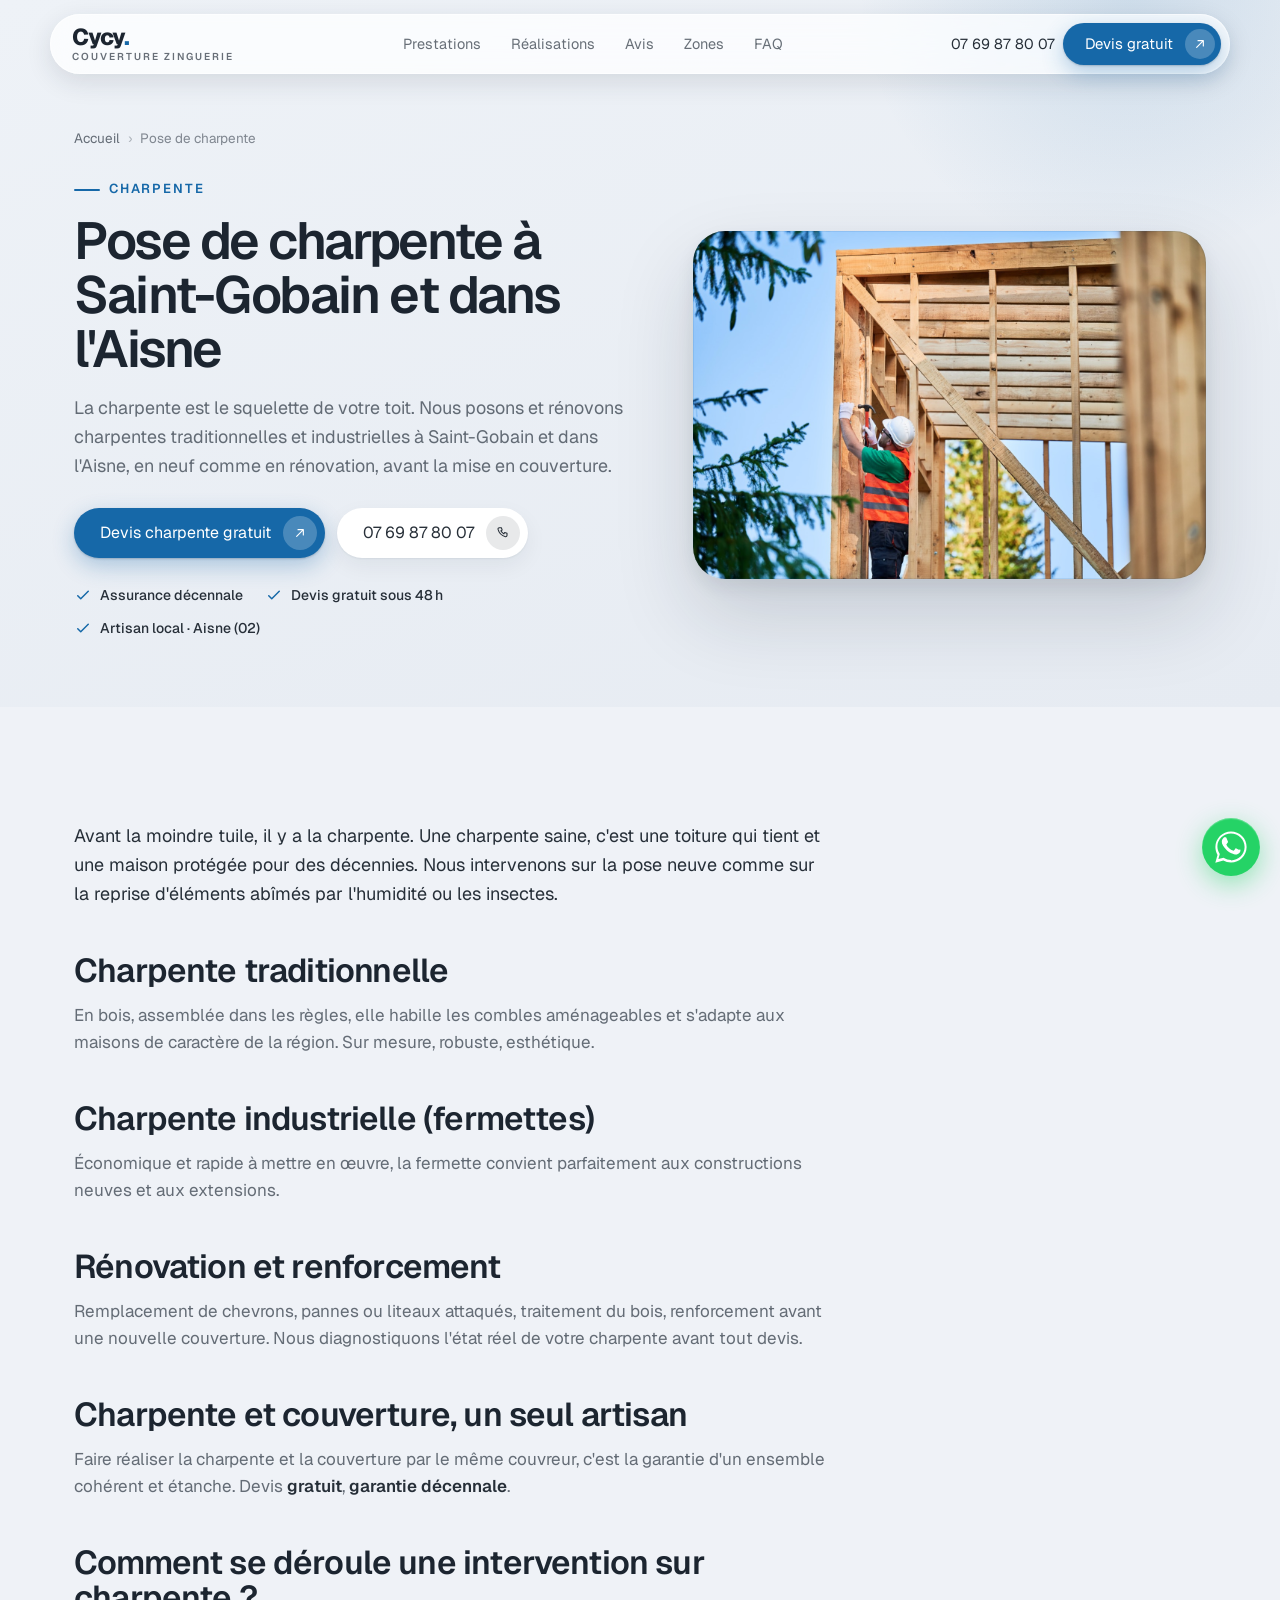
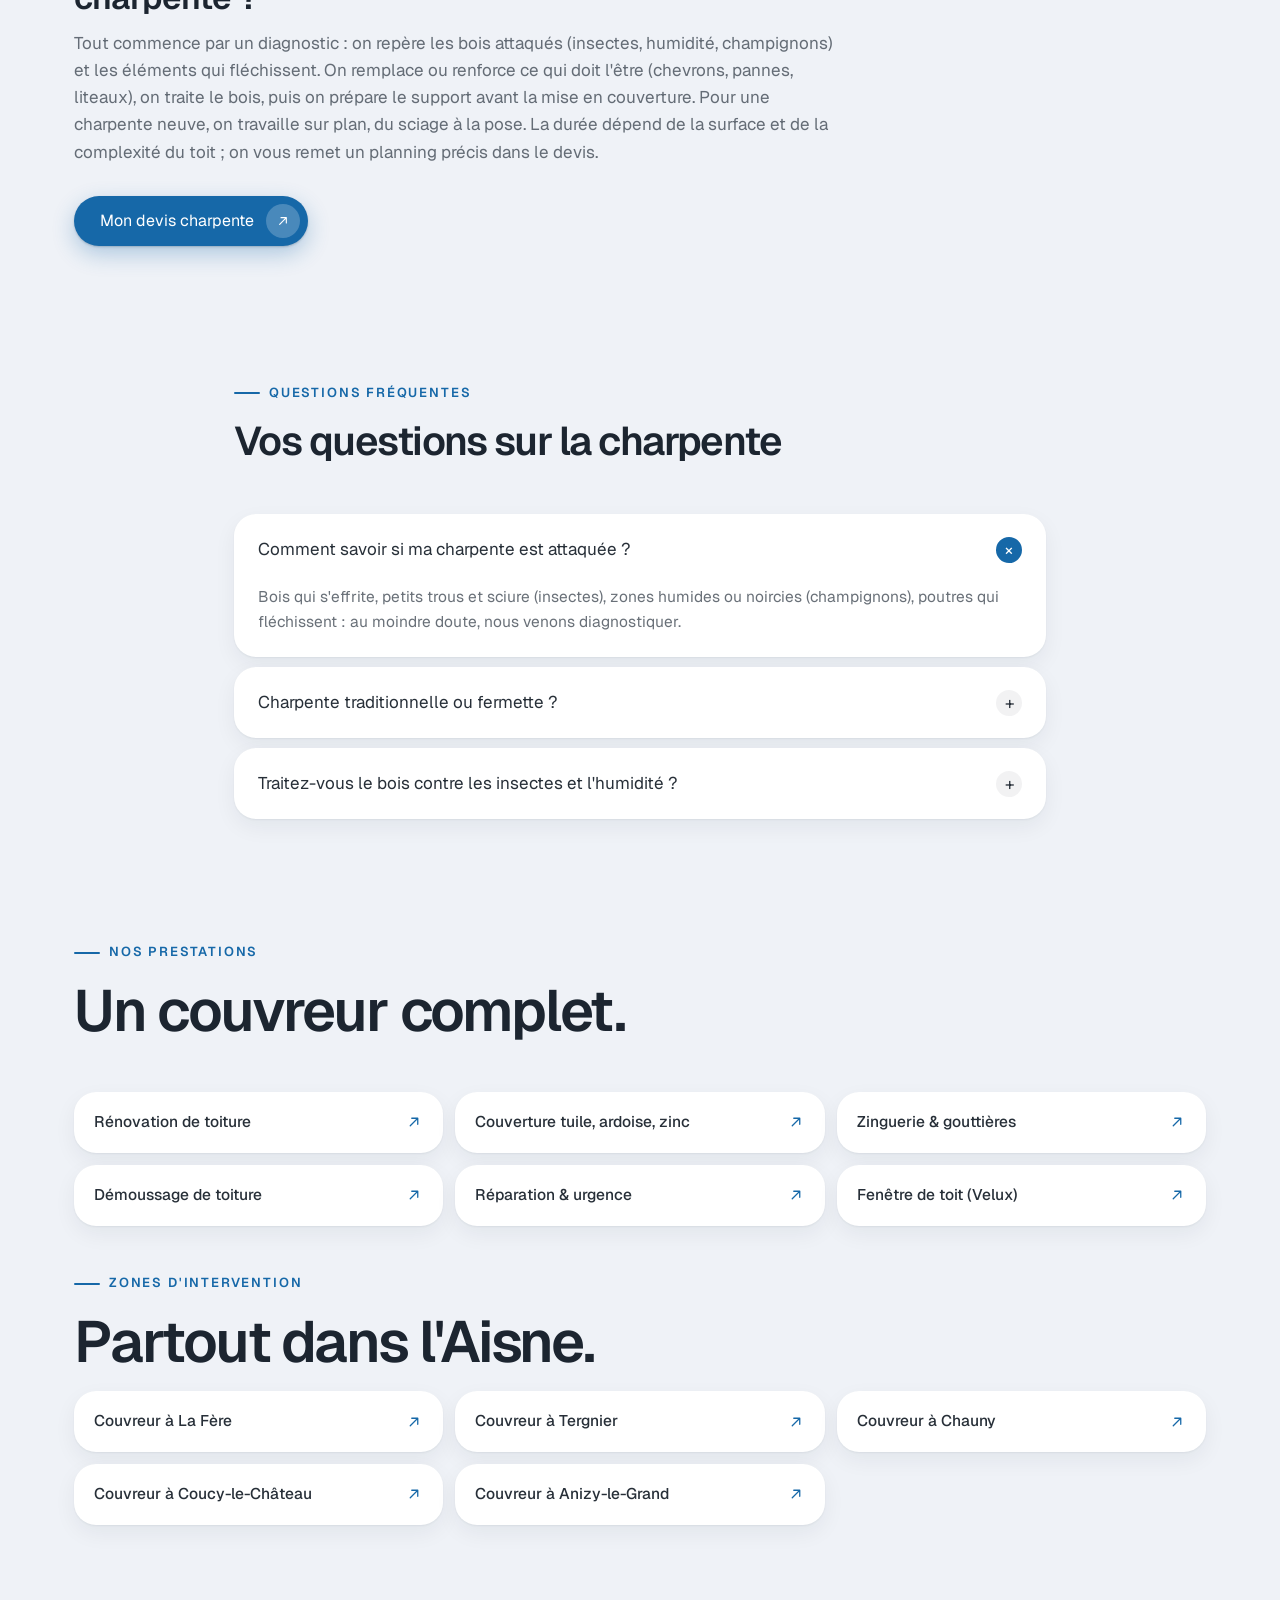
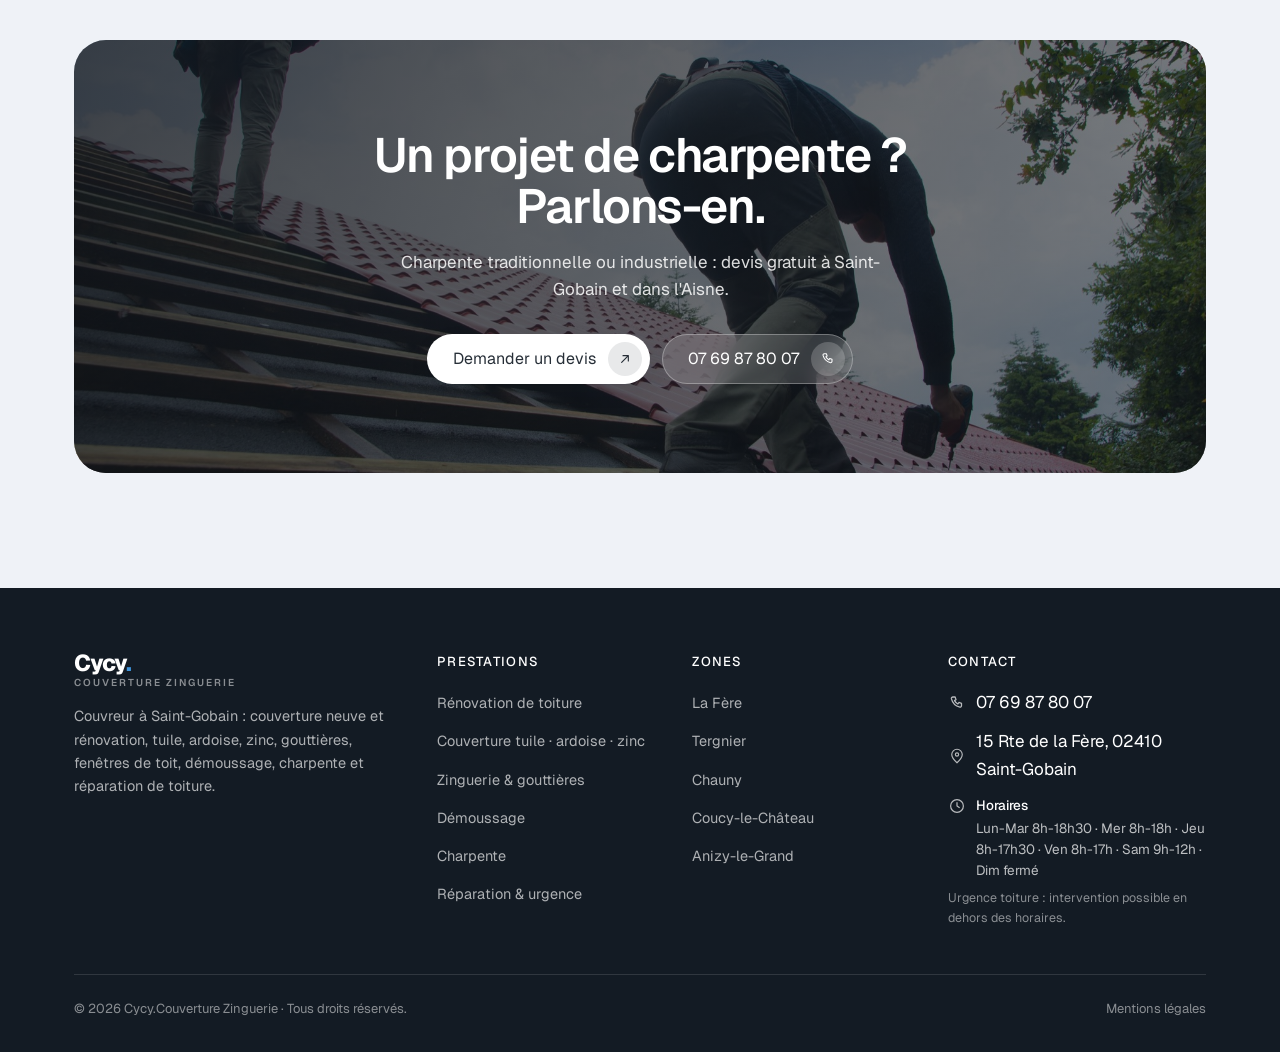
<file: charpente.html>
<!DOCTYPE html>
<html lang="fr">
<head>
<meta charset="UTF-8" />
<meta name="viewport" content="width=device-width, initial-scale=1" />
<title>Pose de charpente à Saint-Gobain (02) | Cycy Couverture Zinguerie</title>
<meta name="description" content="Pose et rénovation de charpente à Saint-Gobain et dans l'Aisne : charpente traditionnelle ou industrielle, neuf et rénovation. Devis gratuit, garantie décennale. ☎ 07 69 87 80 07" />
<meta name="robots" content="index, follow, max-image-preview:large" />
<link rel="canonical" href="https://cycycouverture.fr/charpente" />
<meta name="geo.region" content="FR-02" />
<meta name="geo.placename" content="Saint-Gobain, Aisne" />
<meta name="geo.position" content="49.5847;3.3806" />
<meta property="og:type" content="article" />
<meta property="og:locale" content="fr_FR" />
<meta property="og:site_name" content="Cycy.Couverture Zinguerie" />
<meta property="og:title" content="Pose de charpente à Saint-Gobain et dans l'Aisne" />
<meta property="og:description" content="Pose et rénovation de charpente à Saint-Gobain et dans l'Aisne : charpente traditionnelle ou industrielle, neuf et rénovation. Devis gratuit, garantie décennale. ☎ 07 69 87 80 07" />
<meta property="og:url" content="https://cycycouverture.fr/charpente" />
<meta property="og:image" content="https://cycycouverture.fr/assets/og.jpg" />
<link rel="icon" type="image/svg+xml" href="assets/favicon.svg" />
<meta name="theme-color" content="#1668a8" />
<link rel="preconnect" href="https://fonts.googleapis.com" />
<link rel="preconnect" href="https://fonts.gstatic.com" crossorigin />
<link rel="stylesheet" href="https://fonts.googleapis.com/css2?family=Geist:wght@400;500;600;700;800&display=swap" />
<link rel="stylesheet" href="assets/styles.css?v=20260722g" />
<script type="application/ld+json">
{"@context":"https://schema.org","@type":"Service","name":"Pose de charpente","serviceType":"Charpente traditionnelle et industrielle","provider":{"@type":["RoofingContractor","HomeAndConstructionBusiness","LocalBusiness"],"@id":"https://cycycouverture.fr/#business","name":"Cycy.Couverture Zinguerie","url":"https://cycycouverture.fr/","telephone":"+33769878007"},"areaServed":[{"@type":"City","name":"Saint-Gobain"},{"@type":"City","name":"La Fère"},{"@type":"City","name":"Tergnier"},{"@type":"City","name":"Chauny"},{"@type":"City","name":"Coucy-le-Château"},{"@type":"City","name":"Anizy-le-Grand"},{"@type":"AdministrativeArea","name":"Aisne (02)"}],"url":"https://cycycouverture.fr/charpente"}
</script>
<script type="application/ld+json">
{"@context":"https://schema.org","@type":"BreadcrumbList","itemListElement":[{"@type":"ListItem","position":1,"name":"Accueil","item":"https://cycycouverture.fr/"},{"@type":"ListItem","position":2,"name":"Pose de charpente","item":"https://cycycouverture.fr/charpente"}]}
</script>
<script type="application/ld+json">
{"@context": "https://schema.org", "@type": "FAQPage", "mainEntity": [{"@type": "Question", "name": "Comment savoir si ma charpente est attaquée ?", "acceptedAnswer": {"@type": "Answer", "text": "Bois qui s'effrite, petits trous et sciure (insectes), zones humides ou noircies (champignons), poutres qui fléchissent : au moindre doute, nous venons diagnostiquer."}}, {"@type": "Question", "name": "Charpente traditionnelle ou fermette ?", "acceptedAnswer": {"@type": "Answer", "text": "La traditionnelle libère des combles aménageables et convient au bâti de caractère ; la fermette est économique et rapide pour le neuf. On vous oriente selon votre projet."}}, {"@type": "Question", "name": "Traitez-vous le bois contre les insectes et l'humidité ?", "acceptedAnswer": {"@type": "Answer", "text": "Oui, nous traitons et renforçons les charpentes existantes, et remplaçons les éléments trop atteints avant la mise en couverture."}}]}
</script>
<noscript><style>.reveal{opacity:1!important;transform:none!important}</style></noscript>
</head>
<body>
<div class="nav-shell">
  <nav class="nav" aria-label="Navigation principale">
    <a href="/" class="brand" aria-label="Cycy.Couverture Zinguerie, accueil">
      
      <span class="brand-txt"><b>Cycy<i class="dot">.</i></b><span class="bd">Couverture Zinguerie</span></span>
    </a>
    <div class="nav-links">
      <a href="/#prestations">Prestations</a>
      <a href="/#realisations">Réalisations</a>
      <a href="/#avis">Avis</a>
      <a href="/#zones">Zones</a>
      <a href="/#faq">FAQ</a>
    </div>
    <div class="nav-cta">
      <a href="tel:+33769878007" class="nav-phone">07 69 87 80 07</a>
      <a href="/#devis" class="btn btn-dark">Devis gratuit<span class="arrow"><svg viewBox="0 0 24 24" fill="none"><path d="M7 17 17 7M9 7h8v8" stroke="#fff" stroke-width="1.7" stroke-linecap="round" stroke-linejoin="round"/></svg></span></a>
    </div>
    <button class="nav-toggle" aria-label="Ouvrir le menu"><span></span></button>
  </nav>
</div>
<div class="mobile-menu" aria-hidden="true">
  <a href="/#prestations">Prestations</a>
  <a href="/#realisations">Réalisations</a>
  <a href="/#avis">Avis clients</a>
  <a href="/#zones">Zones d'intervention</a>
  <a href="/#faq">FAQ</a>
  <a href="tel:+33769878007" class="btn btn-light btn-block">07 69 87 80 07<span class="arrow"><svg viewBox="0 0 24 24" fill="none"><path d="M6.5 4h3l1.2 3.5-2 1.3a11 11 0 0 0 4.5 4.5l1.3-2 3.5 1.2v3a2 2 0 0 1-2.2 2A15.5 15.5 0 0 1 4.5 6.2 2 2 0 0 1 6.5 4Z" stroke="currentColor" stroke-width="1.6" stroke-linejoin="round"/></svg></span></a>
  <a href="/#devis" class="btn btn-dark btn-block">Demander un devis<span class="arrow"><svg viewBox="0 0 24 24" fill="none"><path d="M7 17 17 7M9 7h8v8" stroke="#fff" stroke-width="1.7" stroke-linecap="round" stroke-linejoin="round"/></svg></span></a>
</div>
<main>
<header class="page-hero">
  <div class="wrap">
    <nav class="crumb" aria-label="Fil d'ariane"><a href="/">Accueil</a><span>›</span>Pose de charpente</nav>
    <div class="page-hero-grid">
      <div class="page-hero-copy">
    <span class="eyebrow">Charpente</span>
    <h1 style="margin-top:14px">Pose de charpente à Saint-Gobain et dans l'Aisne</h1>
    <p class="lead">La charpente est le squelette de votre toit. Nous posons et rénovons charpentes traditionnelles et industrielles à Saint-Gobain et dans l'Aisne, en neuf comme en rénovation, avant la mise en couverture.</p>
    <div class="hero-cta">
      <a href="/?devis=charpente#devis" class="btn btn-dark btn-lg">Devis charpente gratuit<span class="arrow"><svg viewBox="0 0 24 24" fill="none"><path d="M7 17 17 7M9 7h8v8" stroke="#fff" stroke-width="1.7" stroke-linecap="round" stroke-linejoin="round"/></svg></span></a>
      <a href="tel:+33769878007" class="btn btn-light btn-lg">07 69 87 80 07<span class="arrow"><svg viewBox="0 0 24 24" fill="none"><path d="M6.5 4h3l1.2 3.5-2 1.3a11 11 0 0 0 4.5 4.5l1.3-2 3.5 1.2v3a2 2 0 0 1-2.2 2A15.5 15.5 0 0 1 4.5 6.2 2 2 0 0 1 6.5 4Z" stroke="currentColor" stroke-width="1.6" stroke-linejoin="round"/></svg></span></a>
    </div>
        <ul class="hero-trust">
          <li><svg viewBox="0 0 24 24" fill="none"><path d="m5 13 4 4L19 7" stroke="currentColor" stroke-width="2" stroke-linecap="round" stroke-linejoin="round"/></svg> Assurance décennale</li>
          <li><svg viewBox="0 0 24 24" fill="none"><path d="m5 13 4 4L19 7" stroke="currentColor" stroke-width="2" stroke-linecap="round" stroke-linejoin="round"/></svg> Devis gratuit sous 48 h</li>
          <li><svg viewBox="0 0 24 24" fill="none"><path d="m5 13 4 4L19 7" stroke="currentColor" stroke-width="2" stroke-linecap="round" stroke-linejoin="round"/></svg> Artisan local · Aisne (02)</li>
        </ul>
      </div>
      <figure class="page-hero-media"><img src="assets/service-charpente.jpg" width="1400" height="931" alt="Charpente posée par Cycy Couverture dans l'Aisne" fetchpriority="high" /></figure>
    </div>
  </div>
</header>
<section class="section-pad">
  <div class="wrap">
    <article class="prose reveal">
      <p>Avant la moindre tuile, il y a la charpente. Une charpente saine, c'est une toiture qui tient et une maison protégée pour des décennies. Nous intervenons sur la pose neuve comme sur la reprise d'éléments abîmés par l'humidité ou les insectes.</p>
      <h2>Charpente traditionnelle</h2>
      <p>En bois, assemblée dans les règles, elle habille les combles aménageables et s'adapte aux maisons de caractère de la région. Sur mesure, robuste, esthétique.</p>
      <h2>Charpente industrielle (fermettes)</h2>
      <p>Économique et rapide à mettre en œuvre, la fermette convient parfaitement aux constructions neuves et aux extensions.</p>
      <h2>Rénovation et renforcement</h2>
      <p>Remplacement de chevrons, pannes ou liteaux attaqués, traitement du bois, renforcement avant une nouvelle couverture. Nous diagnostiquons l'état réel de votre charpente avant tout devis.</p>
      <h2>Charpente et couverture, un seul artisan</h2>
      <p>Faire réaliser la charpente et la couverture par le même couvreur, c'est la garantie d'un ensemble cohérent et étanche. Devis <strong>gratuit</strong>, <strong>garantie décennale</strong>.</p>
      <h2>Comment se déroule une intervention sur charpente ?</h2>
      <p>Tout commence par un diagnostic : on repère les bois attaqués (insectes, humidité, champignons) et les éléments qui fléchissent. On remplace ou renforce ce qui doit l'être (chevrons, pannes, liteaux), on traite le bois, puis on prépare le support avant la mise en couverture. Pour une charpente neuve, on travaille sur plan, du sciage à la pose. La durée dépend de la surface et de la complexité du toit ; on vous remet un planning précis dans le devis.</p>
      <p class="cta-line"><a href="/#devis" class="btn btn-dark btn-lg">Mon devis charpente<span class="arrow"><svg viewBox="0 0 24 24" fill="none"><path d="M7 17 17 7M9 7h8v8" stroke="#fff" stroke-width="1.7" stroke-linecap="round" stroke-linejoin="round"/></svg></span></a></p>
    </article>
  </div>
</section>
<section class="section-pad" style="padding-top:0">
  <div class="wrap" style="max-width:860px">
    <div class="sec-head reveal"><span class="eyebrow">Questions fréquentes</span><h2 class="h-section" style="font-size:clamp(26px,4vw,40px)">Vos questions sur la charpente</h2></div>
    <div class="faq reveal" style="margin-top:26px">
      <details open><summary>Comment savoir si ma charpente est attaquée ?<span class="pm">+</span></summary><div class="ans">Bois qui s'effrite, petits trous et sciure (insectes), zones humides ou noircies (champignons), poutres qui fléchissent : au moindre doute, nous venons diagnostiquer.</div></details>
      <details><summary>Charpente traditionnelle ou fermette ?<span class="pm">+</span></summary><div class="ans">La traditionnelle libère des combles aménageables et convient au bâti de caractère ; la fermette est économique et rapide pour le neuf. On vous oriente selon votre projet.</div></details>
      <details><summary>Traitez-vous le bois contre les insectes et l'humidité ?<span class="pm">+</span></summary><div class="ans">Oui, nous traitons et renforçons les charpentes existantes, et remplaçons les éléments trop atteints avant la mise en couverture.</div></details>
    </div>
  </div>
</section>

<section class="section-pad" style="padding-top:0">
  <div class="wrap">
    <div class="sec-head reveal"><span class="eyebrow">Nos prestations</span><h2 class="h-section">Un couvreur complet.</h2></div>
    <div class="links-band reveal">
      <a class="link-card" href="/renovation-toiture">Rénovation de toiture<svg viewBox="0 0 24 24" fill="none"><path d="M7 17 17 7M9 7h8v8" stroke="currentColor" stroke-width="1.7" stroke-linecap="round" stroke-linejoin="round"/></svg></a>
      <a class="link-card" href="/couverture-tuile-ardoise-zinc">Couverture tuile, ardoise, zinc<svg viewBox="0 0 24 24" fill="none"><path d="M7 17 17 7M9 7h8v8" stroke="currentColor" stroke-width="1.7" stroke-linecap="round" stroke-linejoin="round"/></svg></a>
      <a class="link-card" href="/zinguerie-gouttieres">Zinguerie &amp; gouttières<svg viewBox="0 0 24 24" fill="none"><path d="M7 17 17 7M9 7h8v8" stroke="currentColor" stroke-width="1.7" stroke-linecap="round" stroke-linejoin="round"/></svg></a>
      <a class="link-card" href="/demoussage-toiture">Démoussage de toiture<svg viewBox="0 0 24 24" fill="none"><path d="M7 17 17 7M9 7h8v8" stroke="currentColor" stroke-width="1.7" stroke-linecap="round" stroke-linejoin="round"/></svg></a>
      <a class="link-card" href="/reparation-toiture">Réparation &amp; urgence<svg viewBox="0 0 24 24" fill="none"><path d="M7 17 17 7M9 7h8v8" stroke="currentColor" stroke-width="1.7" stroke-linecap="round" stroke-linejoin="round"/></svg></a>
      <a class="link-card" href="/fenetre-de-toit">Fenêtre de toit (Velux)<svg viewBox="0 0 24 24" fill="none"><path d="M7 17 17 7M9 7h8v8" stroke="currentColor" stroke-width="1.7" stroke-linecap="round" stroke-linejoin="round"/></svg></a>
    </div>
    <div class="sec-head reveal" style="margin-top:40px;margin-bottom:20px"><span class="eyebrow">Zones d'intervention</span><h2 class="h-section">Partout dans l'Aisne.</h2></div>
    <div class="links-band reveal">
      <a class="link-card" href="/couvreur-la-fere">Couvreur à La Fère<svg viewBox="0 0 24 24" fill="none"><path d="M7 17 17 7M9 7h8v8" stroke="currentColor" stroke-width="1.7" stroke-linecap="round" stroke-linejoin="round"/></svg></a>
      <a class="link-card" href="/couvreur-tergnier">Couvreur à Tergnier<svg viewBox="0 0 24 24" fill="none"><path d="M7 17 17 7M9 7h8v8" stroke="currentColor" stroke-width="1.7" stroke-linecap="round" stroke-linejoin="round"/></svg></a>
      <a class="link-card" href="/couvreur-chauny">Couvreur à Chauny<svg viewBox="0 0 24 24" fill="none"><path d="M7 17 17 7M9 7h8v8" stroke="currentColor" stroke-width="1.7" stroke-linecap="round" stroke-linejoin="round"/></svg></a>
      <a class="link-card" href="/couvreur-coucy-le-chateau">Couvreur à Coucy-le-Château<svg viewBox="0 0 24 24" fill="none"><path d="M7 17 17 7M9 7h8v8" stroke="currentColor" stroke-width="1.7" stroke-linecap="round" stroke-linejoin="round"/></svg></a>
      <a class="link-card" href="/couvreur-anizy">Couvreur à Anizy-le-Grand<svg viewBox="0 0 24 24" fill="none"><path d="M7 17 17 7M9 7h8v8" stroke="currentColor" stroke-width="1.7" stroke-linecap="round" stroke-linejoin="round"/></svg></a>
    </div>
  </div>
</section>
<section class="section-pad" style="padding-top:0">
  <div class="wrap">
    <div class="cta-inner reveal">
      <img width="1200" height="800" src="assets/cta-toiture.jpg" alt="" aria-hidden="true" />
      <h2>Un projet de charpente ?<br>Parlons-en.</h2>
      <p>Charpente traditionnelle ou industrielle : devis gratuit à Saint-Gobain et dans l'Aisne.</p>
      <div class="cta-actions">
        <a href="/#devis" class="btn btn-light btn-lg">Demander un devis<span class="arrow"><svg viewBox="0 0 24 24" fill="none"><path d="M7 17 17 7M9 7h8v8" stroke="currentColor" stroke-width="1.7" stroke-linecap="round" stroke-linejoin="round"/></svg></span></a>
        <a href="tel:+33769878007" class="btn btn-glass btn-lg">07 69 87 80 07<span class="arrow"><svg viewBox="0 0 24 24" fill="none"><path d="M6.5 4h3l1.2 3.5-2 1.3a11 11 0 0 0 4.5 4.5l1.3-2 3.5 1.2v3a2 2 0 0 1-2.2 2A15.5 15.5 0 0 1 4.5 6.2 2 2 0 0 1 6.5 4Z" stroke="currentColor" stroke-width="1.6" stroke-linejoin="round"/></svg></span></a>
      </div>
    </div>
  </div>
</section>
</main>

<footer class="footer">
  <div class="wrap">
    <div class="footer-grid">
      <div>
        <div class="brand"><span class="brand-txt"><b>Cycy<i class="dot">.</i></b><span class="bd">Couverture Zinguerie</span></span></div>
        <p>Couvreur à Saint-Gobain : couverture neuve et rénovation, tuile, ardoise, zinc, gouttières, fenêtres de toit, démoussage, charpente et réparation de toiture.</p>
      </div>
      <div><h4>Prestations</h4><ul>
        <li><a href="/renovation-toiture">Rénovation de toiture</a></li>
        <li><a href="/couverture-tuile-ardoise-zinc">Couverture tuile · ardoise · zinc</a></li>
        <li><a href="/zinguerie-gouttieres">Zinguerie &amp; gouttières</a></li>
        <li><a href="/demoussage-toiture">Démoussage</a></li>
        <li><a href="/charpente">Charpente</a></li>
        <li><a href="/reparation-toiture">Réparation &amp; urgence</a></li>
      </ul></div>
      <div><h4>Zones</h4><ul>
        <li><a href="/couvreur-la-fere">La Fère</a></li>
        <li><a href="/couvreur-tergnier">Tergnier</a></li>
        <li><a href="/couvreur-chauny">Chauny</a></li>
        <li><a href="/couvreur-coucy-le-chateau">Coucy-le-Château</a></li>
        <li><a href="/couvreur-anizy">Anizy-le-Grand</a></li>
      </ul></div>
      <div class="fcontact"><h4>Contact</h4>
        <a href="tel:+33769878007"><svg viewBox="0 0 24 24" fill="none"><path d="M6.5 4h3l1.2 3.5-2 1.3a11 11 0 0 0 4.5 4.5l1.3-2 3.5 1.2v3a2 2 0 0 1-2.2 2A15.5 15.5 0 0 1 4.5 6.2 2 2 0 0 1 6.5 4Z" stroke="currentColor" stroke-width="1.7" stroke-linejoin="round"/></svg>07 69 87 80 07</a>
        <a href="https://www.google.com/maps/search/?api=1&query=15+Rte+de+la+F%C3%A8re+02410+Saint-Gobain" target="_blank" rel="noopener noreferrer"><svg viewBox="0 0 24 24" fill="none"><path d="M12 21s7-6.3 7-11a7 7 0 1 0-14 0c0 4.7 7 11 7 11Z" stroke="currentColor" stroke-width="1.5"/><circle cx="12" cy="10" r="2.2" stroke="currentColor" stroke-width="1.5"/></svg>15 Rte de la Fère, 02410 Saint-Gobain</a>
        <div class="fhours"><svg viewBox="0 0 24 24" fill="none"><circle cx="12" cy="12" r="8.5" stroke="currentColor" stroke-width="1.6"/><path d="M12 7.5V12l3 2" stroke="currentColor" stroke-width="1.6" stroke-linecap="round" stroke-linejoin="round"/></svg><span><b>Horaires</b>Lun-Mar 8h-18h30 · Mer 8h-18h · Jeu 8h-17h30 · Ven 8h-17h · Sam 9h-12h · Dim fermé</span></div>
        <p class="furgence">Urgence toiture : intervention possible en dehors des horaires.</p>
      </div>
    </div>
    <div class="footer-bottom">
      <span>© <span id="year">2026</span> Cycy.Couverture Zinguerie · Tous droits réservés.</span>
      <span><a href="/mentions-legales">Mentions légales</a></span>
    </div>
  </div>
</footer>

<a class="wa-fab" href="https://wa.me/33769878007?text=Bonjour%2C%20je%20souhaite%20un%20devis%20pour%20une%20charpente." target="_blank" rel="noopener noreferrer" aria-label="Contacter sur WhatsApp">
  <svg viewBox="0 0 32 32" fill="#fff" aria-hidden="true"><path d="M16 .4C7.4.4.4 7.4.4 16c0 2.8.7 5.5 2.1 7.9L.3 31.7l8-2.1c2.3 1.3 4.9 1.9 7.6 1.9h.1c8.6 0 15.6-7 15.6-15.6 0-4.2-1.6-8.1-4.6-11C24.1 2 20.2.4 16 .4zm0 28.5h-.1c-2.4 0-4.8-.7-6.9-1.9l-.5-.3-5.1 1.3 1.4-5-.3-.5c-1.4-2.2-2.1-4.7-2.1-7.3C2.4 8.5 8.5 2.5 16 2.5c3.6 0 7 1.4 9.6 4 2.6 2.6 4 6 4 9.6-.1 7.4-6.1 13.3-13.6 13.3zm8.5-9.9c-.5-.2-2.8-1.4-3.2-1.5-.4-.2-.7-.2-1 .2-.3.5-1.2 1.5-1.4 1.7-.3.3-.5.3-1 .1-.5-.2-2-.7-3.8-2.3-1.4-1.2-2.3-2.8-2.6-3.3-.3-.5 0-.7.2-1 .2-.2.5-.5.7-.8.2-.3.3-.5.5-.8.2-.3.1-.6 0-.8-.1-.2-1-2.5-1.4-3.4-.4-.9-.8-.8-1-.8h-.9c-.3 0-.8.1-1.2.6-.4.5-1.6 1.5-1.6 3.8s1.6 4.4 1.9 4.7c.2.3 3.2 4.9 7.7 6.8 1.1.5 1.9.8 2.6 1 1.1.3 2.1.3 2.9.2.9-.1 2.8-1.1 3.2-2.3.4-1.1.4-2.1.3-2.3-.1-.2-.4-.3-.9-.5z"/></svg>
</a>
<div class="callbar">
  <a href="tel:+33769878007" class="call"><svg viewBox="0 0 24 24" fill="none"><path d="M6.5 4h3l1.2 3.5-2 1.3a11 11 0 0 0 4.5 4.5l1.3-2 3.5 1.2v3a2 2 0 0 1-2.2 2A15.5 15.5 0 0 1 4.5 6.2 2 2 0 0 1 6.5 4Z" stroke="currentColor" stroke-width="1.7" stroke-linejoin="round"/></svg>Appeler</a>
  <a href="/#devis" class="quote"><svg viewBox="0 0 24 24" fill="none"><path d="M7 17 17 7M9 7h8v8" stroke="#fff" stroke-width="1.7" stroke-linecap="round" stroke-linejoin="round"/></svg>Devis gratuit</a>
</div>

<script src="assets/script.js?v=20260722g"></script>
</body>
</html>
</file>
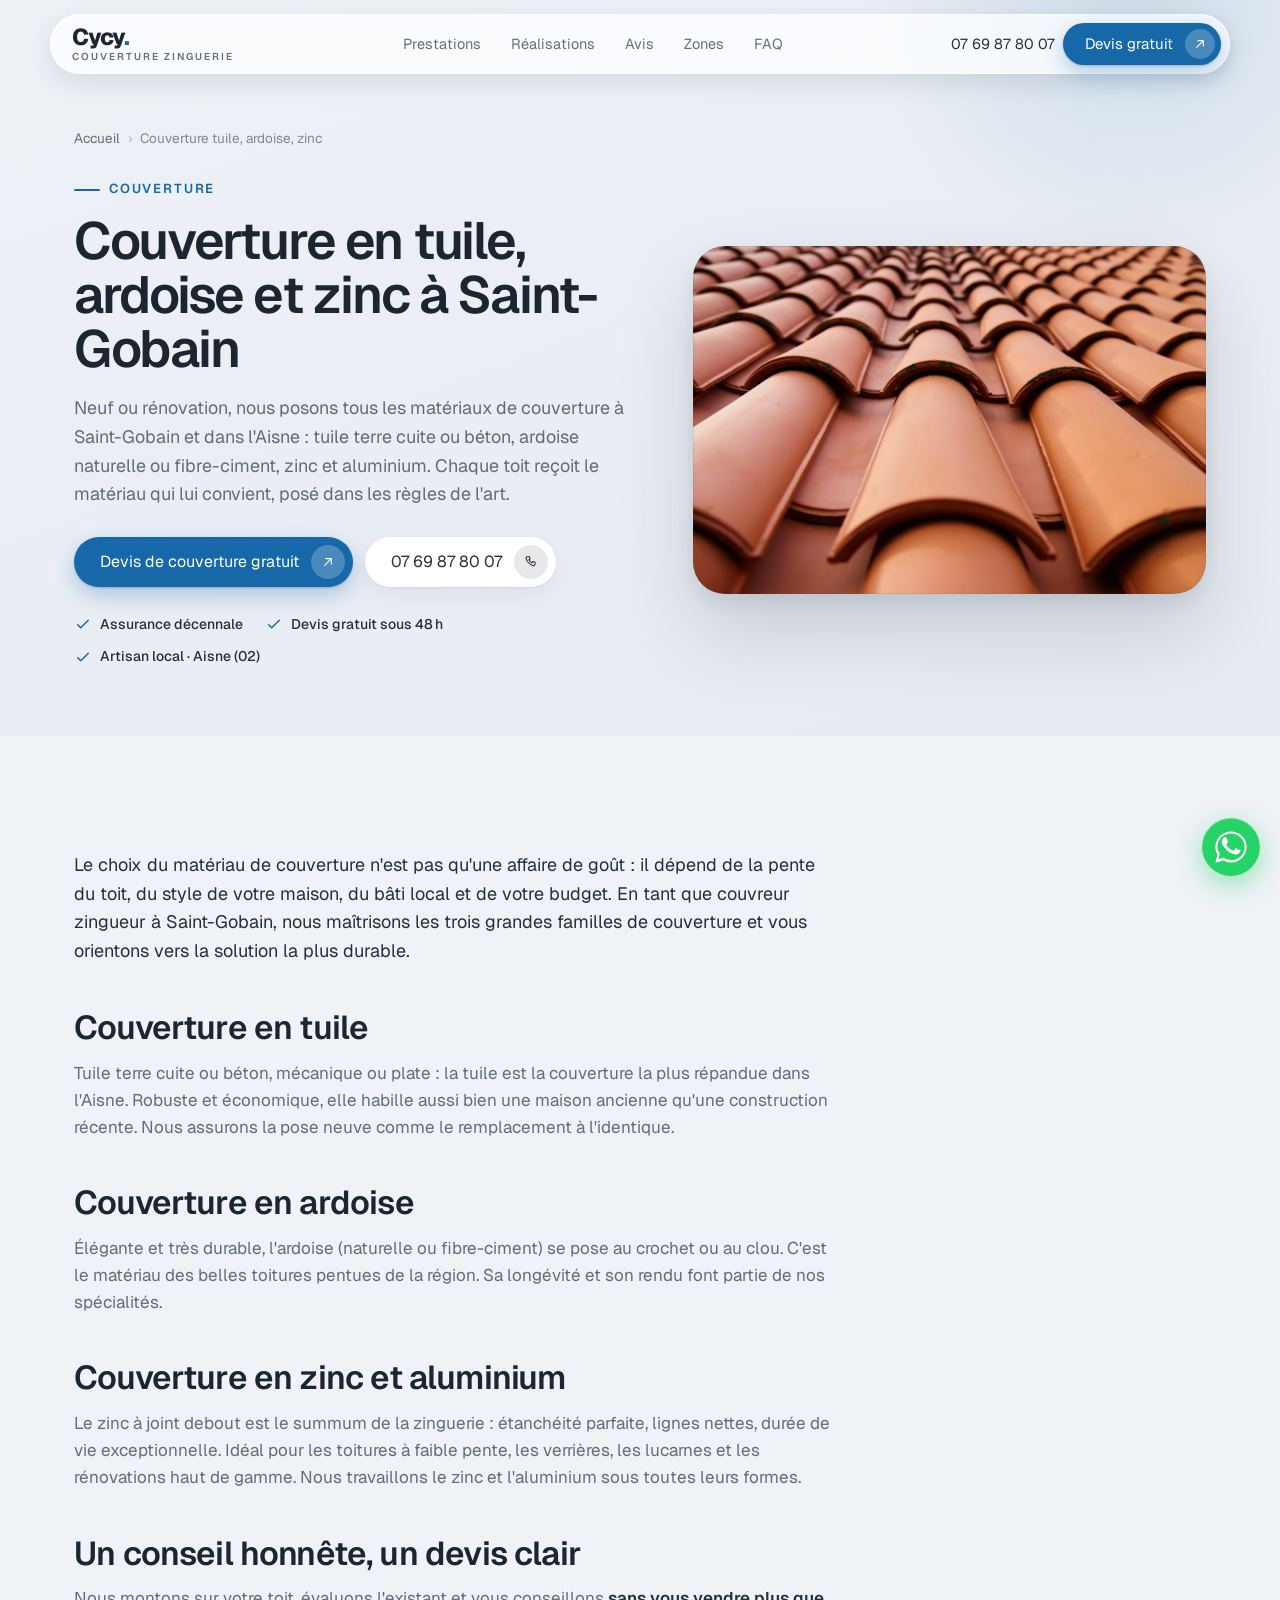
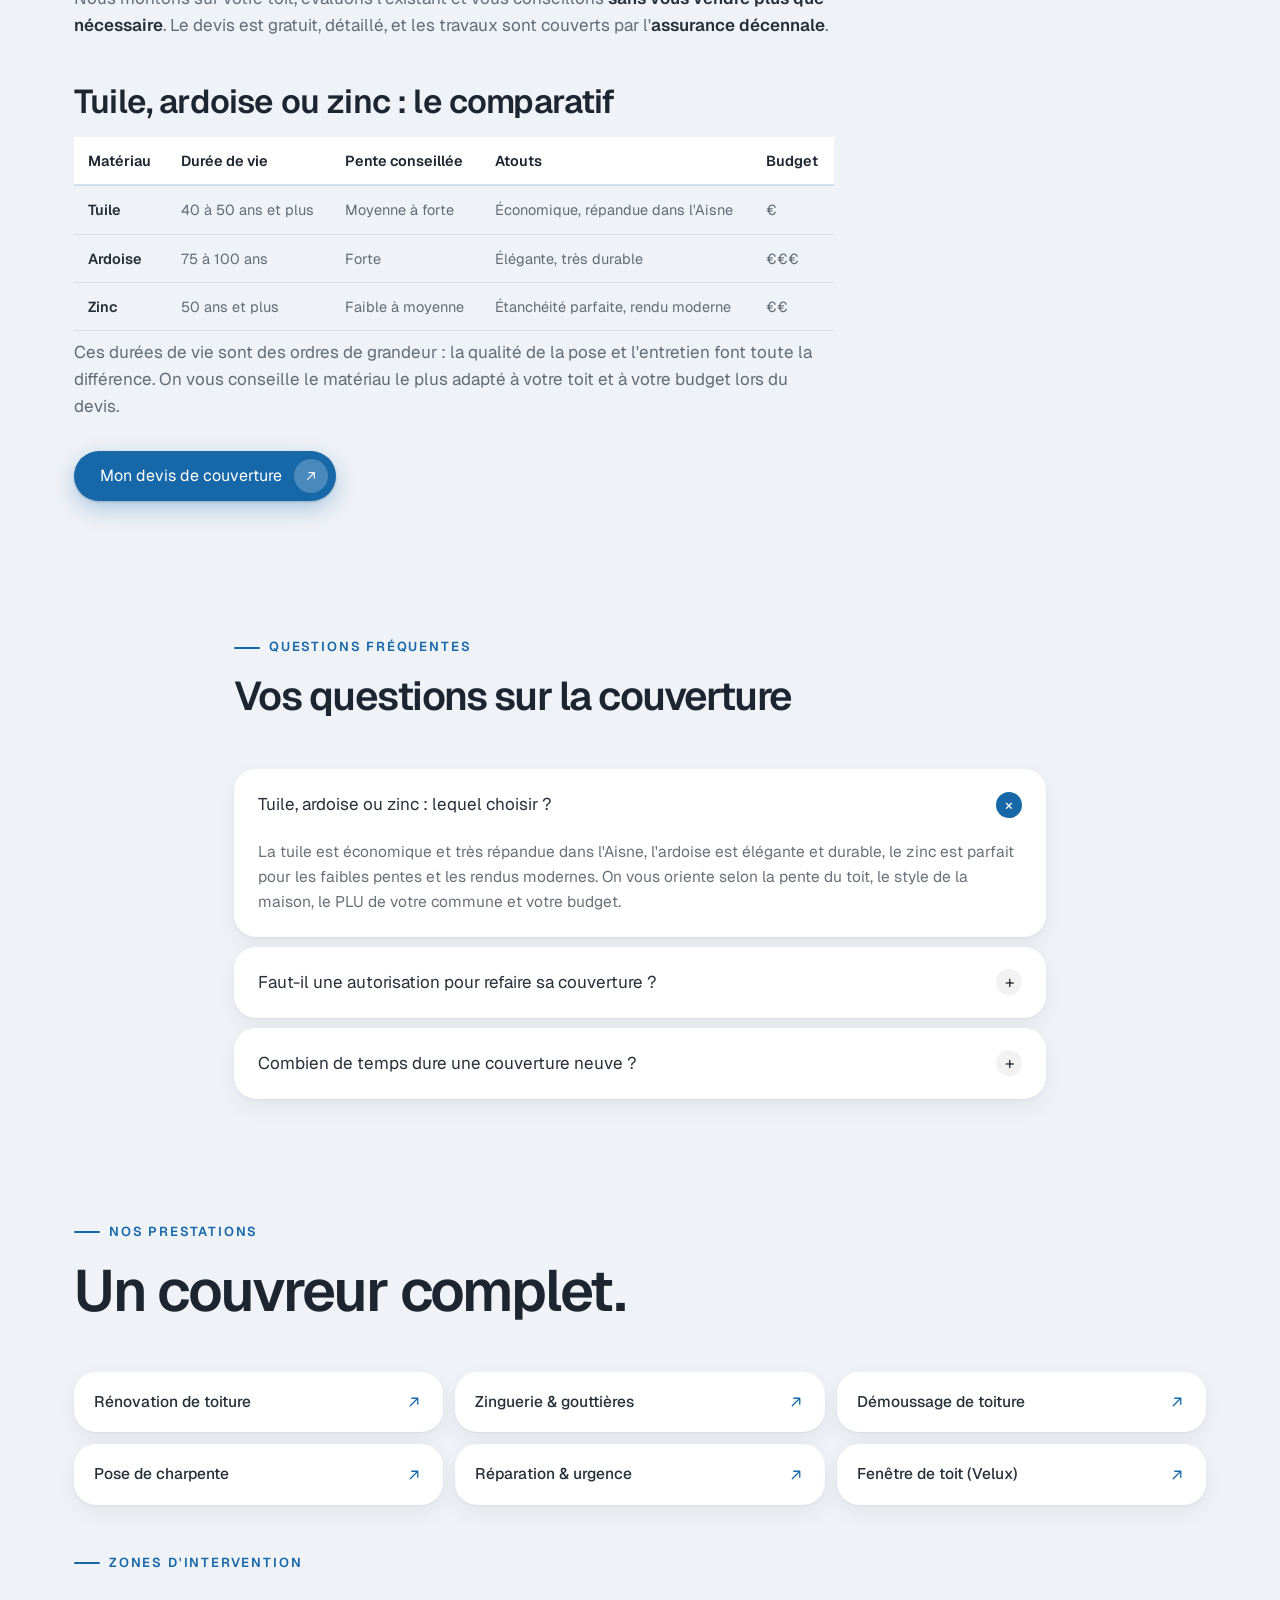
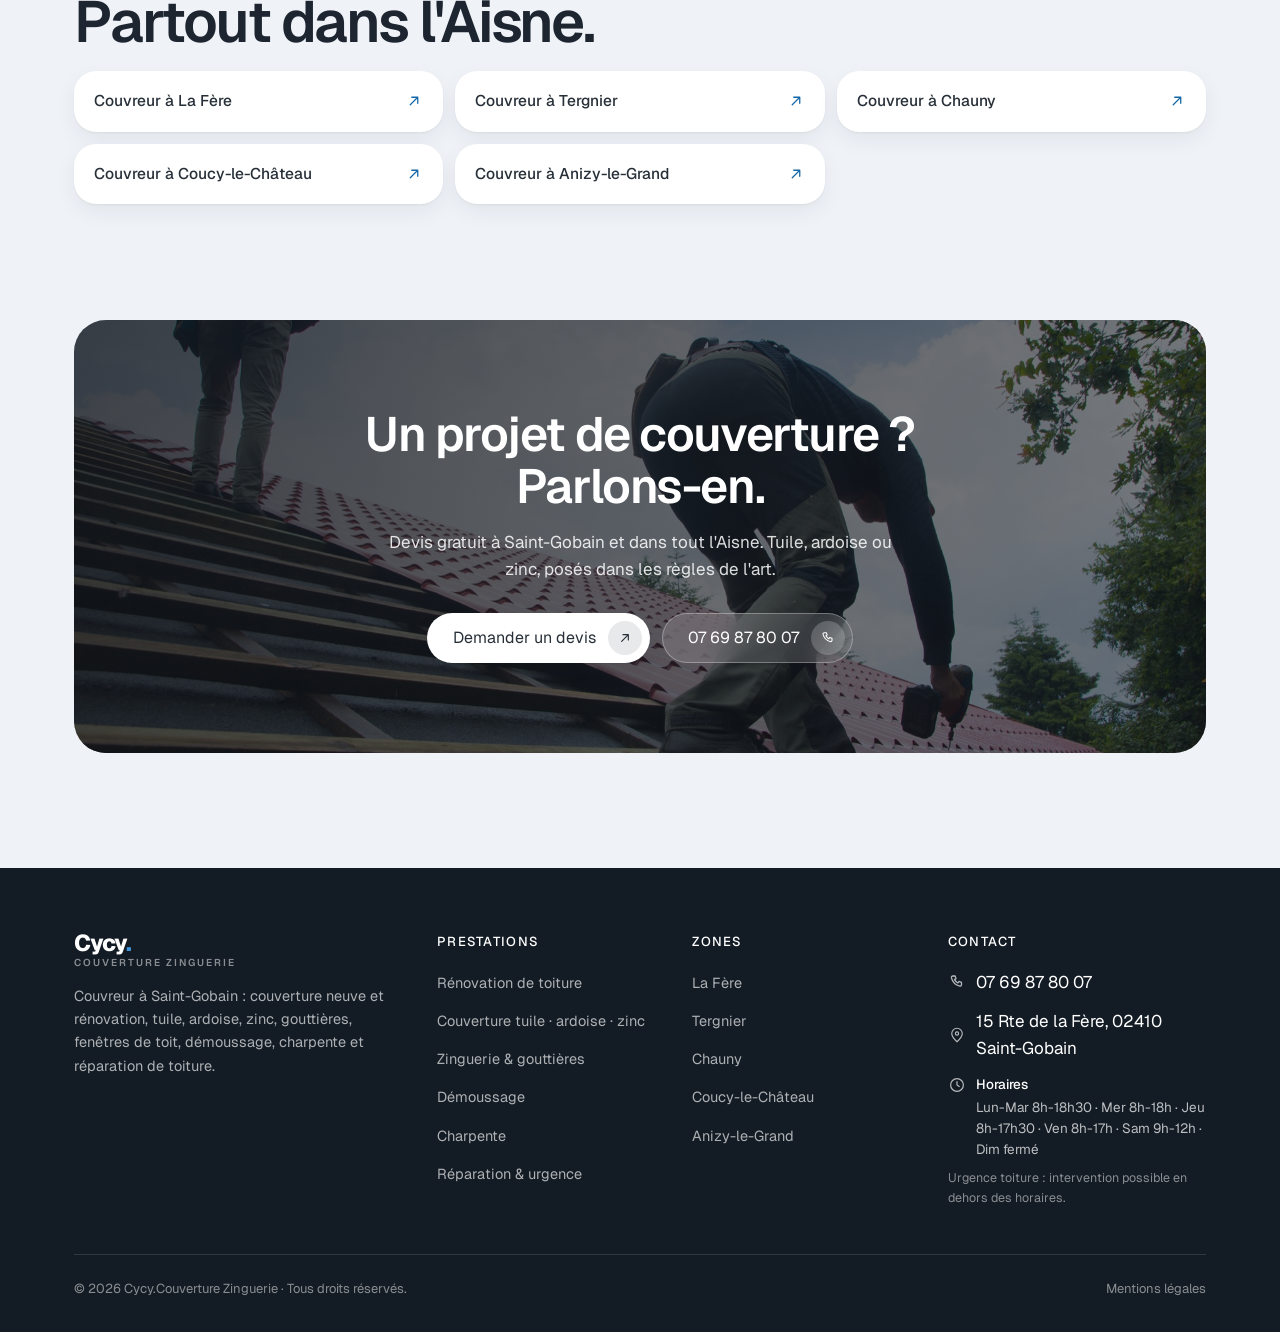
<file: couverture-tuile-ardoise-zinc.html>
<!DOCTYPE html>
<html lang="fr">
<head>
<meta charset="UTF-8" />
<meta name="viewport" content="width=device-width, initial-scale=1" />
<title>Couverture tuile, ardoise, zinc à Saint-Gobain (02) | Cycy Couverture</title>
<meta name="description" content="Pose de couverture en tuile, ardoise ou zinc à Saint-Gobain et dans l'Aisne. Couvreur qualifié, matériaux de qualité, devis gratuit et garantie décennale. ☎ 07 69 87 80 07" />
<meta name="robots" content="index, follow, max-image-preview:large" />
<link rel="canonical" href="https://cycycouverture.fr/couverture-tuile-ardoise-zinc" />
<meta name="geo.region" content="FR-02" />
<meta name="geo.placename" content="Saint-Gobain, Aisne" />
<meta name="geo.position" content="49.5847;3.3806" />
<meta property="og:type" content="article" />
<meta property="og:locale" content="fr_FR" />
<meta property="og:site_name" content="Cycy.Couverture Zinguerie" />
<meta property="og:title" content="Couverture en tuile, ardoise et zinc à Saint-Gobain" />
<meta property="og:description" content="Pose de couverture en tuile, ardoise ou zinc à Saint-Gobain et dans l'Aisne. Couvreur qualifié, matériaux de qualité, devis gratuit et garantie décennale. ☎ 07 69 87 80 07" />
<meta property="og:url" content="https://cycycouverture.fr/couverture-tuile-ardoise-zinc" />
<meta property="og:image" content="https://cycycouverture.fr/assets/og.jpg" />
<link rel="icon" type="image/svg+xml" href="assets/favicon.svg" />
<meta name="theme-color" content="#1668a8" />
<link rel="preconnect" href="https://fonts.googleapis.com" />
<link rel="preconnect" href="https://fonts.gstatic.com" crossorigin />
<link rel="stylesheet" href="https://fonts.googleapis.com/css2?family=Geist:wght@400;500;600;700;800&display=swap" />
<link rel="stylesheet" href="assets/styles.css?v=20260722g" />
<script type="application/ld+json">
{"@context":"https://schema.org","@type":"Service","name":"Couverture en tuile, ardoise et zinc","serviceType":"Pose et rénovation de couverture","provider":{"@type":["RoofingContractor","HomeAndConstructionBusiness","LocalBusiness"],"@id":"https://cycycouverture.fr/#business","name":"Cycy.Couverture Zinguerie","url":"https://cycycouverture.fr/","telephone":"+33769878007"},"areaServed":[{"@type":"City","name":"Saint-Gobain"},{"@type":"City","name":"La Fère"},{"@type":"City","name":"Tergnier"},{"@type":"City","name":"Chauny"},{"@type":"City","name":"Coucy-le-Château"},{"@type":"City","name":"Anizy-le-Grand"},{"@type":"AdministrativeArea","name":"Aisne (02)"}],"url":"https://cycycouverture.fr/couverture-tuile-ardoise-zinc"}
</script>
<script type="application/ld+json">
{"@context":"https://schema.org","@type":"BreadcrumbList","itemListElement":[{"@type":"ListItem","position":1,"name":"Accueil","item":"https://cycycouverture.fr/"},{"@type":"ListItem","position":2,"name":"Couverture en tuile, ardoise et zinc","item":"https://cycycouverture.fr/couverture-tuile-ardoise-zinc"}]}
</script>
<script type="application/ld+json">
{"@context": "https://schema.org", "@type": "FAQPage", "mainEntity": [{"@type": "Question", "name": "Tuile, ardoise ou zinc : lequel choisir ?", "acceptedAnswer": {"@type": "Answer", "text": "La tuile est économique et très répandue dans l'Aisne, l'ardoise est élégante et durable, le zinc est parfait pour les faibles pentes et les rendus modernes. On vous oriente selon la pente du toit, le style de la maison, le PLU de votre commune et votre budget."}}, {"@type": "Question", "name": "Faut-il une autorisation pour refaire sa couverture ?", "acceptedAnswer": {"@type": "Answer", "text": "Un changement d'aspect (matériau ou couleur) demande souvent une déclaration préalable en mairie, surtout en secteur protégé. On vous indique la démarche à suivre."}}, {"@type": "Question", "name": "Combien de temps dure une couverture neuve ?", "acceptedAnswer": {"@type": "Answer", "text": "Une couverture bien posée dure des décennies : la tuile et l'ardoise dépassent souvent 50 ans, le zinc à joint debout aussi. La pose dans les règles de l'art fait toute la différence."}}]}
</script>
<noscript><style>.reveal{opacity:1!important;transform:none!important}</style></noscript>
</head>
<body>
<div class="nav-shell">
  <nav class="nav" aria-label="Navigation principale">
    <a href="/" class="brand" aria-label="Cycy.Couverture Zinguerie, accueil">
      
      <span class="brand-txt"><b>Cycy<i class="dot">.</i></b><span class="bd">Couverture Zinguerie</span></span>
    </a>
    <div class="nav-links">
      <a href="/#prestations">Prestations</a>
      <a href="/#realisations">Réalisations</a>
      <a href="/#avis">Avis</a>
      <a href="/#zones">Zones</a>
      <a href="/#faq">FAQ</a>
    </div>
    <div class="nav-cta">
      <a href="tel:+33769878007" class="nav-phone">07 69 87 80 07</a>
      <a href="/#devis" class="btn btn-dark">Devis gratuit<span class="arrow"><svg viewBox="0 0 24 24" fill="none"><path d="M7 17 17 7M9 7h8v8" stroke="#fff" stroke-width="1.7" stroke-linecap="round" stroke-linejoin="round"/></svg></span></a>
    </div>
    <button class="nav-toggle" aria-label="Ouvrir le menu"><span></span></button>
  </nav>
</div>
<div class="mobile-menu" aria-hidden="true">
  <a href="/#prestations">Prestations</a>
  <a href="/#realisations">Réalisations</a>
  <a href="/#avis">Avis clients</a>
  <a href="/#zones">Zones d'intervention</a>
  <a href="/#faq">FAQ</a>
  <a href="tel:+33769878007" class="btn btn-light btn-block">07 69 87 80 07<span class="arrow"><svg viewBox="0 0 24 24" fill="none"><path d="M6.5 4h3l1.2 3.5-2 1.3a11 11 0 0 0 4.5 4.5l1.3-2 3.5 1.2v3a2 2 0 0 1-2.2 2A15.5 15.5 0 0 1 4.5 6.2 2 2 0 0 1 6.5 4Z" stroke="currentColor" stroke-width="1.6" stroke-linejoin="round"/></svg></span></a>
  <a href="/#devis" class="btn btn-dark btn-block">Demander un devis<span class="arrow"><svg viewBox="0 0 24 24" fill="none"><path d="M7 17 17 7M9 7h8v8" stroke="#fff" stroke-width="1.7" stroke-linecap="round" stroke-linejoin="round"/></svg></span></a>
</div>
<main>
<header class="page-hero">
  <div class="wrap">
    <nav class="crumb" aria-label="Fil d'ariane"><a href="/">Accueil</a><span>›</span>Couverture tuile, ardoise, zinc</nav>
    <div class="page-hero-grid">
      <div class="page-hero-copy">
    <span class="eyebrow">Couverture</span>
    <h1 style="margin-top:14px">Couverture en tuile, ardoise et zinc à Saint-Gobain</h1>
    <p class="lead">Neuf ou rénovation, nous posons tous les matériaux de couverture à Saint-Gobain et dans l'Aisne : tuile terre cuite ou béton, ardoise naturelle ou fibre-ciment, zinc et aluminium. Chaque toit reçoit le matériau qui lui convient, posé dans les règles de l'art.</p>
    <div class="hero-cta">
      <a href="/?devis=tuile#devis" class="btn btn-dark btn-lg">Devis de couverture gratuit<span class="arrow"><svg viewBox="0 0 24 24" fill="none"><path d="M7 17 17 7M9 7h8v8" stroke="#fff" stroke-width="1.7" stroke-linecap="round" stroke-linejoin="round"/></svg></span></a>
      <a href="tel:+33769878007" class="btn btn-light btn-lg">07 69 87 80 07<span class="arrow"><svg viewBox="0 0 24 24" fill="none"><path d="M6.5 4h3l1.2 3.5-2 1.3a11 11 0 0 0 4.5 4.5l1.3-2 3.5 1.2v3a2 2 0 0 1-2.2 2A15.5 15.5 0 0 1 4.5 6.2 2 2 0 0 1 6.5 4Z" stroke="currentColor" stroke-width="1.6" stroke-linejoin="round"/></svg></span></a>
    </div>
        <ul class="hero-trust">
          <li><svg viewBox="0 0 24 24" fill="none"><path d="m5 13 4 4L19 7" stroke="currentColor" stroke-width="2" stroke-linecap="round" stroke-linejoin="round"/></svg> Assurance décennale</li>
          <li><svg viewBox="0 0 24 24" fill="none"><path d="m5 13 4 4L19 7" stroke="currentColor" stroke-width="2" stroke-linecap="round" stroke-linejoin="round"/></svg> Devis gratuit sous 48 h</li>
          <li><svg viewBox="0 0 24 24" fill="none"><path d="m5 13 4 4L19 7" stroke="currentColor" stroke-width="2" stroke-linecap="round" stroke-linejoin="round"/></svg> Artisan local · Aisne (02)</li>
        </ul>
      </div>
      <figure class="page-hero-media"><img src="assets/service-tuile.jpg" width="1400" height="933" alt="Couverture en tuile posée par Cycy Couverture dans l'Aisne" fetchpriority="high" /></figure>
    </div>
  </div>
</header>
<section class="section-pad">
  <div class="wrap">
    <article class="prose reveal">
      <p>Le choix du matériau de couverture n'est pas qu'une affaire de goût : il dépend de la pente du toit, du style de votre maison, du bâti local et de votre budget. En tant que couvreur zingueur à Saint-Gobain, nous maîtrisons les trois grandes familles de couverture et vous orientons vers la solution la plus durable.</p>
      <h2>Couverture en tuile</h2>
      <p>Tuile terre cuite ou béton, mécanique ou plate : la tuile est la couverture la plus répandue dans l'Aisne. Robuste et économique, elle habille aussi bien une maison ancienne qu'une construction récente. Nous assurons la pose neuve comme le remplacement à l'identique.</p>
      <h2>Couverture en ardoise</h2>
      <p>Élégante et très durable, l'ardoise (naturelle ou fibre-ciment) se pose au crochet ou au clou. C'est le matériau des belles toitures pentues de la région. Sa longévité et son rendu font partie de nos spécialités.</p>
      <h2>Couverture en zinc et aluminium</h2>
      <p>Le zinc à joint debout est le summum de la zinguerie : étanchéité parfaite, lignes nettes, durée de vie exceptionnelle. Idéal pour les toitures à faible pente, les verrières, les lucarnes et les rénovations haut de gamme. Nous travaillons le zinc et l'aluminium sous toutes leurs formes.</p>
      <h2>Un conseil honnête, un devis clair</h2>
      <p>Nous montons sur votre toit, évaluons l'existant et vous conseillons <strong>sans vous vendre plus que nécessaire</strong>. Le devis est gratuit, détaillé, et les travaux sont couverts par l'<strong>assurance décennale</strong>.</p>
      <h2>Tuile, ardoise ou zinc : le comparatif</h2>
      <div class="table-wrap"><table>
        <thead><tr><th>Matériau</th><th>Durée de vie</th><th>Pente conseillée</th><th>Atouts</th><th>Budget</th></tr></thead>
        <tbody>
          <tr><td>Tuile</td><td>40 à 50 ans et plus</td><td>Moyenne à forte</td><td>Économique, répandue dans l'Aisne</td><td>€</td></tr>
          <tr><td>Ardoise</td><td>75 à 100 ans</td><td>Forte</td><td>Élégante, très durable</td><td>€€€</td></tr>
          <tr><td>Zinc</td><td>50 ans et plus</td><td>Faible à moyenne</td><td>Étanchéité parfaite, rendu moderne</td><td>€€</td></tr>
        </tbody>
      </table></div>
      <p>Ces durées de vie sont des ordres de grandeur : la qualité de la pose et l'entretien font toute la différence. On vous conseille le matériau le plus adapté à votre toit et à votre budget lors du devis.</p>
      <p class="cta-line"><a href="/#devis" class="btn btn-dark btn-lg">Mon devis de couverture<span class="arrow"><svg viewBox="0 0 24 24" fill="none"><path d="M7 17 17 7M9 7h8v8" stroke="#fff" stroke-width="1.7" stroke-linecap="round" stroke-linejoin="round"/></svg></span></a></p>
    </article>
  </div>
</section>
<section class="section-pad" style="padding-top:0">
  <div class="wrap" style="max-width:860px">
    <div class="sec-head reveal"><span class="eyebrow">Questions fréquentes</span><h2 class="h-section" style="font-size:clamp(26px,4vw,40px)">Vos questions sur la couverture</h2></div>
    <div class="faq reveal" style="margin-top:26px">
      <details open><summary>Tuile, ardoise ou zinc : lequel choisir ?<span class="pm">+</span></summary><div class="ans">La tuile est économique et très répandue dans l'Aisne, l'ardoise est élégante et durable, le zinc est parfait pour les faibles pentes et les rendus modernes. On vous oriente selon la pente du toit, le style de la maison, le PLU de votre commune et votre budget.</div></details>
      <details><summary>Faut-il une autorisation pour refaire sa couverture ?<span class="pm">+</span></summary><div class="ans">Un changement d'aspect (matériau ou couleur) demande souvent une déclaration préalable en mairie, surtout en secteur protégé. On vous indique la démarche à suivre.</div></details>
      <details><summary>Combien de temps dure une couverture neuve ?<span class="pm">+</span></summary><div class="ans">Une couverture bien posée dure des décennies : la tuile et l'ardoise dépassent souvent 50 ans, le zinc à joint debout aussi. La pose dans les règles de l'art fait toute la différence.</div></details>
    </div>
  </div>
</section>

<section class="section-pad" style="padding-top:0">
  <div class="wrap">
    <div class="sec-head reveal"><span class="eyebrow">Nos prestations</span><h2 class="h-section">Un couvreur complet.</h2></div>
    <div class="links-band reveal">
      <a class="link-card" href="/renovation-toiture">Rénovation de toiture<svg viewBox="0 0 24 24" fill="none"><path d="M7 17 17 7M9 7h8v8" stroke="currentColor" stroke-width="1.7" stroke-linecap="round" stroke-linejoin="round"/></svg></a>
      <a class="link-card" href="/zinguerie-gouttieres">Zinguerie &amp; gouttières<svg viewBox="0 0 24 24" fill="none"><path d="M7 17 17 7M9 7h8v8" stroke="currentColor" stroke-width="1.7" stroke-linecap="round" stroke-linejoin="round"/></svg></a>
      <a class="link-card" href="/demoussage-toiture">Démoussage de toiture<svg viewBox="0 0 24 24" fill="none"><path d="M7 17 17 7M9 7h8v8" stroke="currentColor" stroke-width="1.7" stroke-linecap="round" stroke-linejoin="round"/></svg></a>
      <a class="link-card" href="/charpente">Pose de charpente<svg viewBox="0 0 24 24" fill="none"><path d="M7 17 17 7M9 7h8v8" stroke="currentColor" stroke-width="1.7" stroke-linecap="round" stroke-linejoin="round"/></svg></a>
      <a class="link-card" href="/reparation-toiture">Réparation &amp; urgence<svg viewBox="0 0 24 24" fill="none"><path d="M7 17 17 7M9 7h8v8" stroke="currentColor" stroke-width="1.7" stroke-linecap="round" stroke-linejoin="round"/></svg></a>
      <a class="link-card" href="/fenetre-de-toit">Fenêtre de toit (Velux)<svg viewBox="0 0 24 24" fill="none"><path d="M7 17 17 7M9 7h8v8" stroke="currentColor" stroke-width="1.7" stroke-linecap="round" stroke-linejoin="round"/></svg></a>
    </div>
    <div class="sec-head reveal" style="margin-top:40px;margin-bottom:20px"><span class="eyebrow">Zones d'intervention</span><h2 class="h-section">Partout dans l'Aisne.</h2></div>
    <div class="links-band reveal">
      <a class="link-card" href="/couvreur-la-fere">Couvreur à La Fère<svg viewBox="0 0 24 24" fill="none"><path d="M7 17 17 7M9 7h8v8" stroke="currentColor" stroke-width="1.7" stroke-linecap="round" stroke-linejoin="round"/></svg></a>
      <a class="link-card" href="/couvreur-tergnier">Couvreur à Tergnier<svg viewBox="0 0 24 24" fill="none"><path d="M7 17 17 7M9 7h8v8" stroke="currentColor" stroke-width="1.7" stroke-linecap="round" stroke-linejoin="round"/></svg></a>
      <a class="link-card" href="/couvreur-chauny">Couvreur à Chauny<svg viewBox="0 0 24 24" fill="none"><path d="M7 17 17 7M9 7h8v8" stroke="currentColor" stroke-width="1.7" stroke-linecap="round" stroke-linejoin="round"/></svg></a>
      <a class="link-card" href="/couvreur-coucy-le-chateau">Couvreur à Coucy-le-Château<svg viewBox="0 0 24 24" fill="none"><path d="M7 17 17 7M9 7h8v8" stroke="currentColor" stroke-width="1.7" stroke-linecap="round" stroke-linejoin="round"/></svg></a>
      <a class="link-card" href="/couvreur-anizy">Couvreur à Anizy-le-Grand<svg viewBox="0 0 24 24" fill="none"><path d="M7 17 17 7M9 7h8v8" stroke="currentColor" stroke-width="1.7" stroke-linecap="round" stroke-linejoin="round"/></svg></a>
    </div>
  </div>
</section>
<section class="section-pad" style="padding-top:0">
  <div class="wrap">
    <div class="cta-inner reveal">
      <img width="1200" height="800" src="assets/cta-toiture.jpg" alt="" aria-hidden="true" />
      <h2>Un projet de couverture ?<br>Parlons-en.</h2>
      <p>Devis gratuit à Saint-Gobain et dans tout l'Aisne. Tuile, ardoise ou zinc, posés dans les règles de l'art.</p>
      <div class="cta-actions">
        <a href="/#devis" class="btn btn-light btn-lg">Demander un devis<span class="arrow"><svg viewBox="0 0 24 24" fill="none"><path d="M7 17 17 7M9 7h8v8" stroke="currentColor" stroke-width="1.7" stroke-linecap="round" stroke-linejoin="round"/></svg></span></a>
        <a href="tel:+33769878007" class="btn btn-glass btn-lg">07 69 87 80 07<span class="arrow"><svg viewBox="0 0 24 24" fill="none"><path d="M6.5 4h3l1.2 3.5-2 1.3a11 11 0 0 0 4.5 4.5l1.3-2 3.5 1.2v3a2 2 0 0 1-2.2 2A15.5 15.5 0 0 1 4.5 6.2 2 2 0 0 1 6.5 4Z" stroke="currentColor" stroke-width="1.6" stroke-linejoin="round"/></svg></span></a>
      </div>
    </div>
  </div>
</section>
</main>

<footer class="footer">
  <div class="wrap">
    <div class="footer-grid">
      <div>
        <div class="brand"><span class="brand-txt"><b>Cycy<i class="dot">.</i></b><span class="bd">Couverture Zinguerie</span></span></div>
        <p>Couvreur à Saint-Gobain : couverture neuve et rénovation, tuile, ardoise, zinc, gouttières, fenêtres de toit, démoussage, charpente et réparation de toiture.</p>
      </div>
      <div><h4>Prestations</h4><ul>
        <li><a href="/renovation-toiture">Rénovation de toiture</a></li>
        <li><a href="/couverture-tuile-ardoise-zinc">Couverture tuile · ardoise · zinc</a></li>
        <li><a href="/zinguerie-gouttieres">Zinguerie &amp; gouttières</a></li>
        <li><a href="/demoussage-toiture">Démoussage</a></li>
        <li><a href="/charpente">Charpente</a></li>
        <li><a href="/reparation-toiture">Réparation &amp; urgence</a></li>
      </ul></div>
      <div><h4>Zones</h4><ul>
        <li><a href="/couvreur-la-fere">La Fère</a></li>
        <li><a href="/couvreur-tergnier">Tergnier</a></li>
        <li><a href="/couvreur-chauny">Chauny</a></li>
        <li><a href="/couvreur-coucy-le-chateau">Coucy-le-Château</a></li>
        <li><a href="/couvreur-anizy">Anizy-le-Grand</a></li>
      </ul></div>
      <div class="fcontact"><h4>Contact</h4>
        <a href="tel:+33769878007"><svg viewBox="0 0 24 24" fill="none"><path d="M6.5 4h3l1.2 3.5-2 1.3a11 11 0 0 0 4.5 4.5l1.3-2 3.5 1.2v3a2 2 0 0 1-2.2 2A15.5 15.5 0 0 1 4.5 6.2 2 2 0 0 1 6.5 4Z" stroke="currentColor" stroke-width="1.7" stroke-linejoin="round"/></svg>07 69 87 80 07</a>
        <a href="https://www.google.com/maps/search/?api=1&query=15+Rte+de+la+F%C3%A8re+02410+Saint-Gobain" target="_blank" rel="noopener noreferrer"><svg viewBox="0 0 24 24" fill="none"><path d="M12 21s7-6.3 7-11a7 7 0 1 0-14 0c0 4.7 7 11 7 11Z" stroke="currentColor" stroke-width="1.5"/><circle cx="12" cy="10" r="2.2" stroke="currentColor" stroke-width="1.5"/></svg>15 Rte de la Fère, 02410 Saint-Gobain</a>
        <div class="fhours"><svg viewBox="0 0 24 24" fill="none"><circle cx="12" cy="12" r="8.5" stroke="currentColor" stroke-width="1.6"/><path d="M12 7.5V12l3 2" stroke="currentColor" stroke-width="1.6" stroke-linecap="round" stroke-linejoin="round"/></svg><span><b>Horaires</b>Lun-Mar 8h-18h30 · Mer 8h-18h · Jeu 8h-17h30 · Ven 8h-17h · Sam 9h-12h · Dim fermé</span></div>
        <p class="furgence">Urgence toiture : intervention possible en dehors des horaires.</p>
      </div>
    </div>
    <div class="footer-bottom">
      <span>© <span id="year">2026</span> Cycy.Couverture Zinguerie · Tous droits réservés.</span>
      <span><a href="/mentions-legales">Mentions légales</a></span>
    </div>
  </div>
</footer>

<a class="wa-fab" href="https://wa.me/33769878007?text=Bonjour%2C%20je%20souhaite%20un%20devis%20pour%20une%20couverture%20(tuile%2Fardoise%2Fzinc)." target="_blank" rel="noopener noreferrer" aria-label="Contacter sur WhatsApp">
  <svg viewBox="0 0 32 32" fill="#fff" aria-hidden="true"><path d="M16 .4C7.4.4.4 7.4.4 16c0 2.8.7 5.5 2.1 7.9L.3 31.7l8-2.1c2.3 1.3 4.9 1.9 7.6 1.9h.1c8.6 0 15.6-7 15.6-15.6 0-4.2-1.6-8.1-4.6-11C24.1 2 20.2.4 16 .4zm0 28.5h-.1c-2.4 0-4.8-.7-6.9-1.9l-.5-.3-5.1 1.3 1.4-5-.3-.5c-1.4-2.2-2.1-4.7-2.1-7.3C2.4 8.5 8.5 2.5 16 2.5c3.6 0 7 1.4 9.6 4 2.6 2.6 4 6 4 9.6-.1 7.4-6.1 13.3-13.6 13.3zm8.5-9.9c-.5-.2-2.8-1.4-3.2-1.5-.4-.2-.7-.2-1 .2-.3.5-1.2 1.5-1.4 1.7-.3.3-.5.3-1 .1-.5-.2-2-.7-3.8-2.3-1.4-1.2-2.3-2.8-2.6-3.3-.3-.5 0-.7.2-1 .2-.2.5-.5.7-.8.2-.3.3-.5.5-.8.2-.3.1-.6 0-.8-.1-.2-1-2.5-1.4-3.4-.4-.9-.8-.8-1-.8h-.9c-.3 0-.8.1-1.2.6-.4.5-1.6 1.5-1.6 3.8s1.6 4.4 1.9 4.7c.2.3 3.2 4.9 7.7 6.8 1.1.5 1.9.8 2.6 1 1.1.3 2.1.3 2.9.2.9-.1 2.8-1.1 3.2-2.3.4-1.1.4-2.1.3-2.3-.1-.2-.4-.3-.9-.5z"/></svg>
</a>
<div class="callbar">
  <a href="tel:+33769878007" class="call"><svg viewBox="0 0 24 24" fill="none"><path d="M6.5 4h3l1.2 3.5-2 1.3a11 11 0 0 0 4.5 4.5l1.3-2 3.5 1.2v3a2 2 0 0 1-2.2 2A15.5 15.5 0 0 1 4.5 6.2 2 2 0 0 1 6.5 4Z" stroke="currentColor" stroke-width="1.7" stroke-linejoin="round"/></svg>Appeler</a>
  <a href="/#devis" class="quote"><svg viewBox="0 0 24 24" fill="none"><path d="M7 17 17 7M9 7h8v8" stroke="#fff" stroke-width="1.7" stroke-linecap="round" stroke-linejoin="round"/></svg>Devis gratuit</a>
</div>

<script src="assets/script.js?v=20260722g"></script>
</body>
</html>
</file>
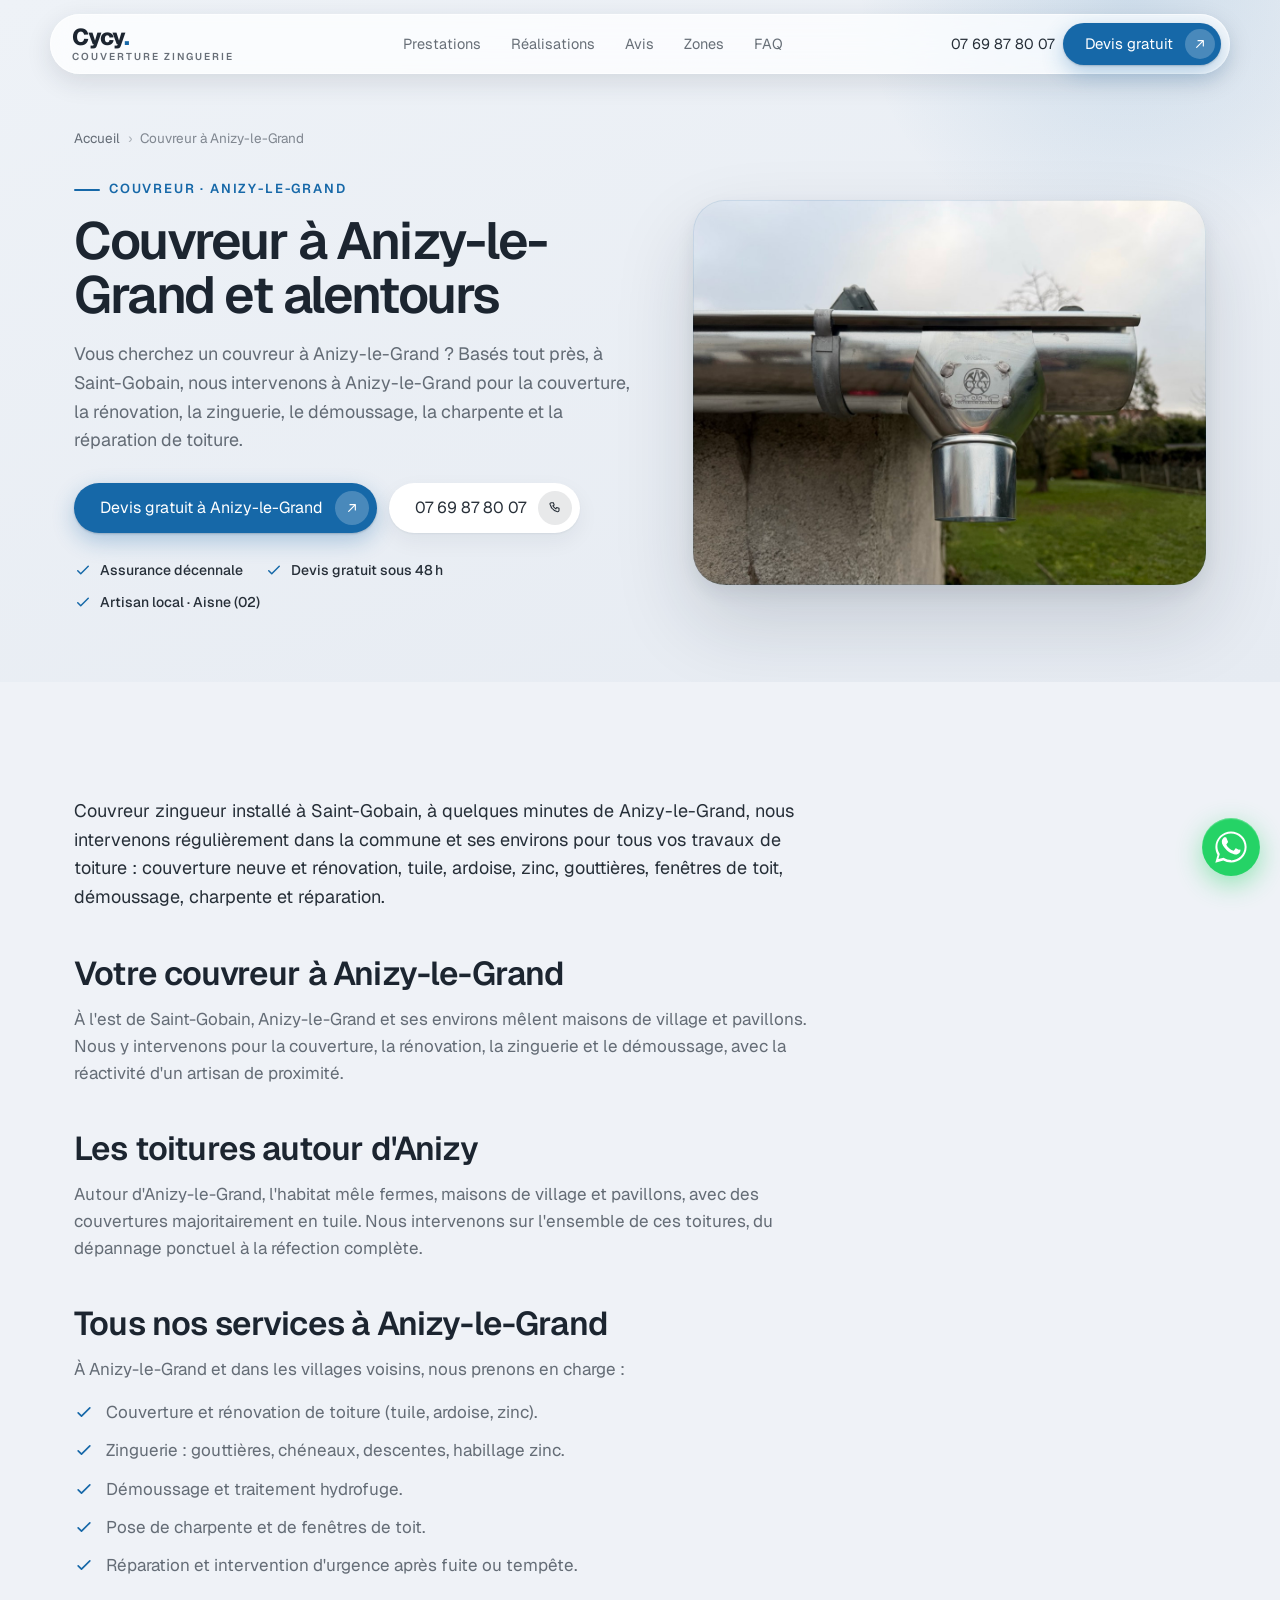
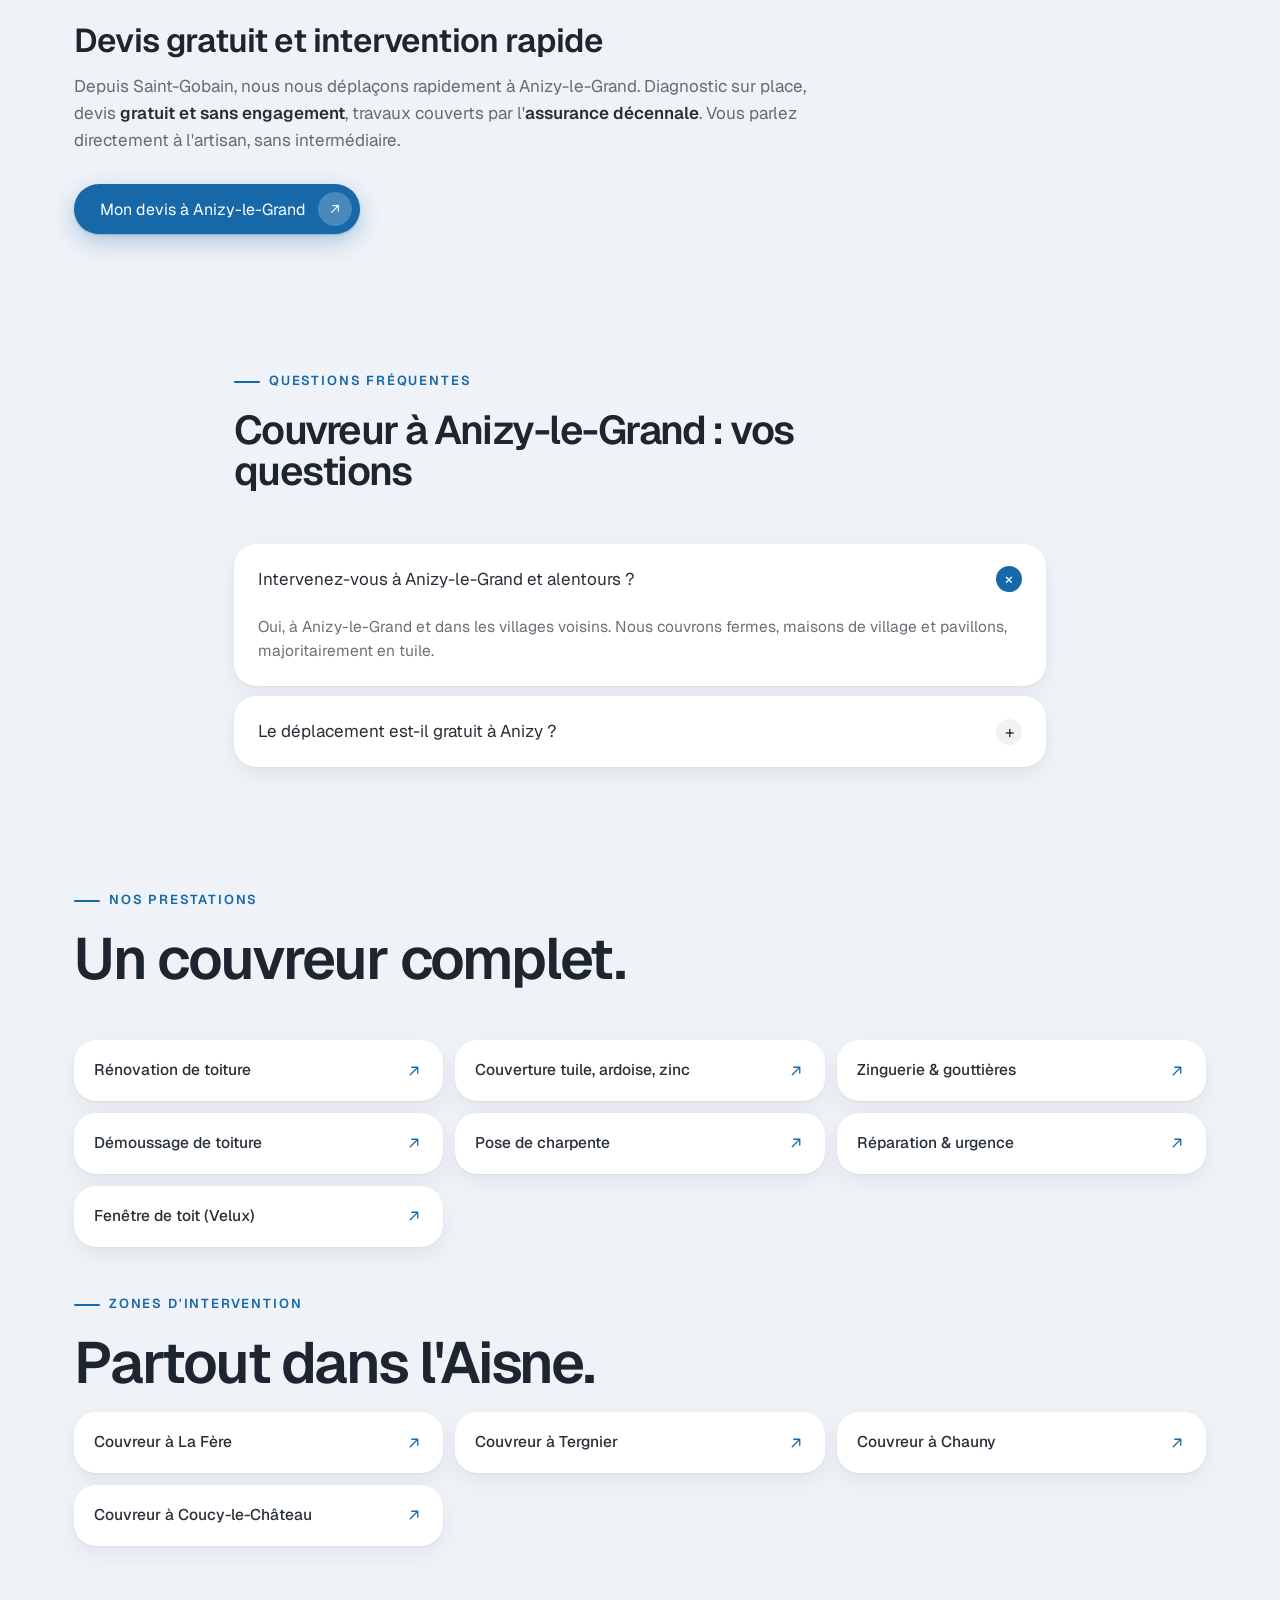
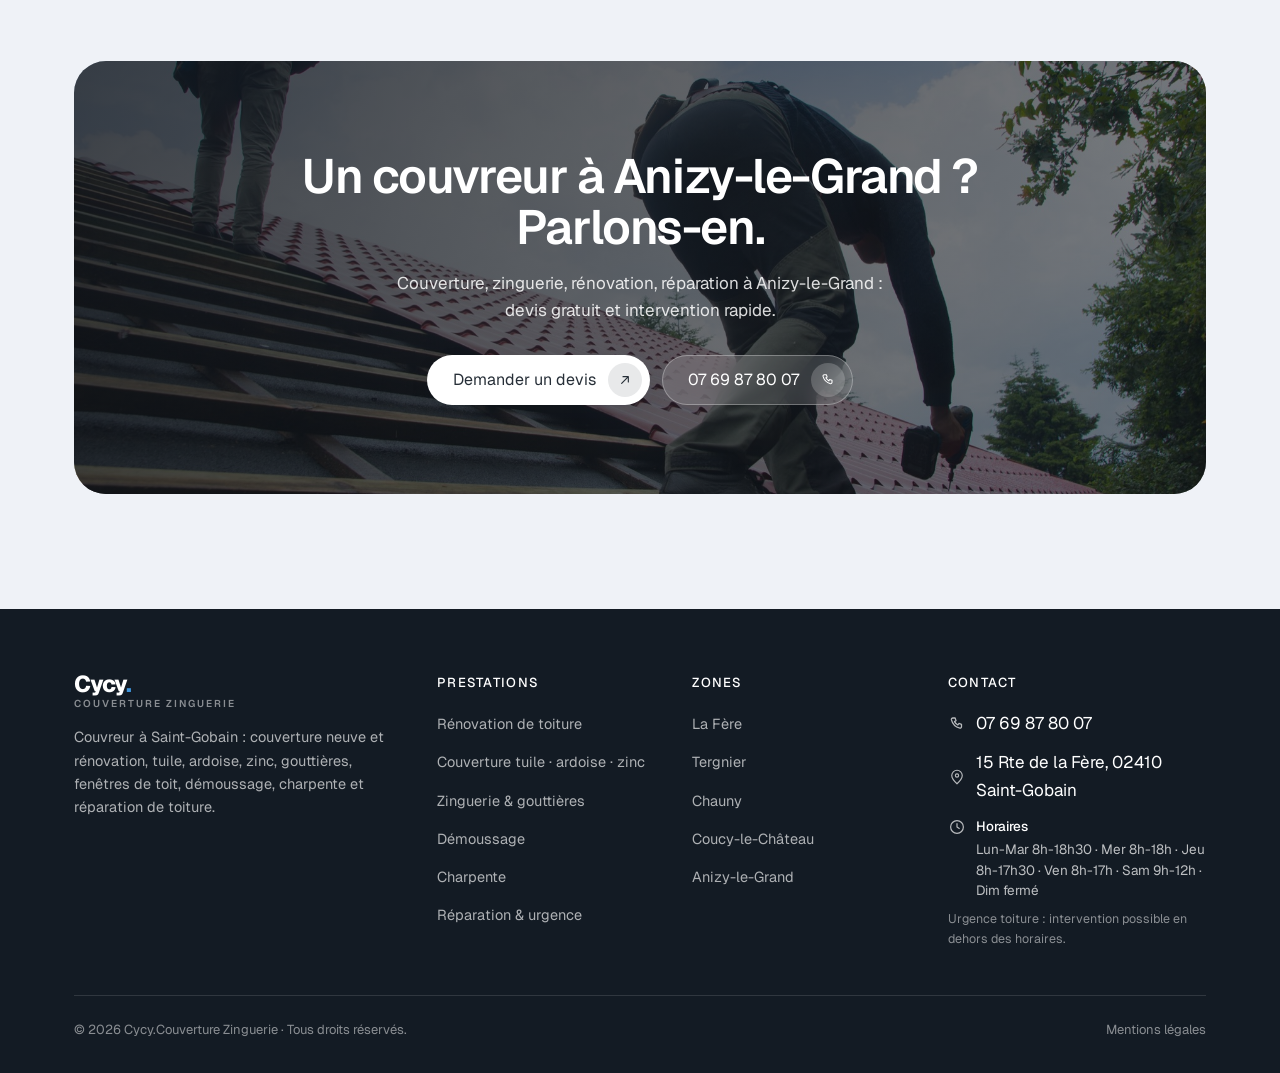
<file: couvreur-anizy.html>
<!DOCTYPE html>
<html lang="fr">
<head>
<meta charset="UTF-8" />
<meta name="viewport" content="width=device-width, initial-scale=1" />
<title>Couvreur à Anizy-le-Grand (02) | Cycy Couverture Zinguerie</title>
<meta name="description" content="Couvreur zingueur à Anizy-le-Grand (Aisne) : couverture, rénovation, zinguerie, démoussage, charpente et réparation de toiture. Devis gratuit, intervention rapide. ☎ 07 69 87 80 07" />
<meta name="robots" content="index, follow, max-image-preview:large" />
<link rel="canonical" href="https://cycycouverture.fr/couvreur-anizy" />
<meta name="geo.region" content="FR-02" />
<meta name="geo.placename" content="Saint-Gobain, Aisne" />
<meta name="geo.position" content="49.5847;3.3806" />
<meta property="og:type" content="article" />
<meta property="og:locale" content="fr_FR" />
<meta property="og:site_name" content="Cycy.Couverture Zinguerie" />
<meta property="og:title" content="Couvreur à Anizy-le-Grand et alentours" />
<meta property="og:description" content="Couvreur zingueur à Anizy-le-Grand (Aisne) : couverture, rénovation, zinguerie, démoussage, charpente et réparation de toiture. Devis gratuit, intervention rapide. ☎ 07 69 87 80 07" />
<meta property="og:url" content="https://cycycouverture.fr/couvreur-anizy" />
<meta property="og:image" content="https://cycycouverture.fr/assets/og.jpg" />
<link rel="icon" type="image/svg+xml" href="assets/favicon.svg" />
<meta name="theme-color" content="#1668a8" />
<link rel="preconnect" href="https://fonts.googleapis.com" />
<link rel="preconnect" href="https://fonts.gstatic.com" crossorigin />
<link rel="stylesheet" href="https://fonts.googleapis.com/css2?family=Geist:wght@400;500;600;700;800&display=swap" />
<link rel="stylesheet" href="assets/styles.css?v=20260722g" />
<script type="application/ld+json">
{"@context":"https://schema.org","@type":"BreadcrumbList","itemListElement":[{"@type":"ListItem","position":1,"name":"Accueil","item":"https://cycycouverture.fr/"},{"@type":"ListItem","position":2,"name":"Couvreur à Anizy-le-Grand","item":"https://cycycouverture.fr/couvreur-anizy"}]}
</script>
<script type="application/ld+json">
{"@context": "https://schema.org", "@type": "Service", "name": "Couvreur à Anizy-le-Grand", "serviceType": "Couverture, zinguerie et réparation de toiture", "provider": {"@type": ["RoofingContractor", "HomeAndConstructionBusiness", "LocalBusiness"], "@id": "https://cycycouverture.fr/#business", "name": "Cycy.Couverture Zinguerie", "url": "https://cycycouverture.fr/", "telephone": "+33769878007"}, "areaServed": {"@type": "City", "name": "Anizy-le-Grand"}, "url": "https://cycycouverture.fr/couvreur-anizy"}
</script>
<script type="application/ld+json">
{"@context": "https://schema.org", "@type": "FAQPage", "mainEntity": [{"@type": "Question", "name": "Intervenez-vous à Anizy-le-Grand et alentours ?", "acceptedAnswer": {"@type": "Answer", "text": "Oui, à Anizy-le-Grand et dans les villages voisins. Nous couvrons fermes, maisons de village et pavillons, majoritairement en tuile."}}, {"@type": "Question", "name": "Le déplacement est-il gratuit à Anizy ?", "acceptedAnswer": {"@type": "Answer", "text": "Oui, le devis et le déplacement sont gratuits à Anizy-le-Grand : nous venons évaluer votre toiture sans engagement."}}]}
</script>
<noscript><style>.reveal{opacity:1!important;transform:none!important}</style></noscript>
</head>
<body>
<div class="nav-shell">
  <nav class="nav" aria-label="Navigation principale">
    <a href="/" class="brand" aria-label="Cycy.Couverture Zinguerie, accueil">
      
      <span class="brand-txt"><b>Cycy<i class="dot">.</i></b><span class="bd">Couverture Zinguerie</span></span>
    </a>
    <div class="nav-links">
      <a href="/#prestations">Prestations</a>
      <a href="/#realisations">Réalisations</a>
      <a href="/#avis">Avis</a>
      <a href="/#zones">Zones</a>
      <a href="/#faq">FAQ</a>
    </div>
    <div class="nav-cta">
      <a href="tel:+33769878007" class="nav-phone">07 69 87 80 07</a>
      <a href="/#devis" class="btn btn-dark">Devis gratuit<span class="arrow"><svg viewBox="0 0 24 24" fill="none"><path d="M7 17 17 7M9 7h8v8" stroke="#fff" stroke-width="1.7" stroke-linecap="round" stroke-linejoin="round"/></svg></span></a>
    </div>
    <button class="nav-toggle" aria-label="Ouvrir le menu"><span></span></button>
  </nav>
</div>
<div class="mobile-menu" aria-hidden="true">
  <a href="/#prestations">Prestations</a>
  <a href="/#realisations">Réalisations</a>
  <a href="/#avis">Avis clients</a>
  <a href="/#zones">Zones d'intervention</a>
  <a href="/#faq">FAQ</a>
  <a href="tel:+33769878007" class="btn btn-light btn-block">07 69 87 80 07<span class="arrow"><svg viewBox="0 0 24 24" fill="none"><path d="M6.5 4h3l1.2 3.5-2 1.3a11 11 0 0 0 4.5 4.5l1.3-2 3.5 1.2v3a2 2 0 0 1-2.2 2A15.5 15.5 0 0 1 4.5 6.2 2 2 0 0 1 6.5 4Z" stroke="currentColor" stroke-width="1.6" stroke-linejoin="round"/></svg></span></a>
  <a href="/#devis" class="btn btn-dark btn-block">Demander un devis<span class="arrow"><svg viewBox="0 0 24 24" fill="none"><path d="M7 17 17 7M9 7h8v8" stroke="#fff" stroke-width="1.7" stroke-linecap="round" stroke-linejoin="round"/></svg></span></a>
</div>
<main>
<header class="page-hero">
  <div class="wrap">
    <nav class="crumb" aria-label="Fil d'ariane"><a href="/">Accueil</a><span>›</span>Couvreur à Anizy-le-Grand</nav>
    <div class="page-hero-grid">
      <div class="page-hero-copy">
    <span class="eyebrow">Couvreur · Anizy-le-Grand</span>
    <h1 style="margin-top:14px">Couvreur à Anizy-le-Grand et alentours</h1>
    <p class="lead">Vous cherchez un couvreur à Anizy-le-Grand ? Basés tout près, à Saint-Gobain, nous intervenons à Anizy-le-Grand pour la couverture, la rénovation, la zinguerie, le démoussage, la charpente et la réparation de toiture.</p>
    <div class="hero-cta">
      <a href="/#devis" class="btn btn-dark btn-lg">Devis gratuit à Anizy-le-Grand<span class="arrow"><svg viewBox="0 0 24 24" fill="none"><path d="M7 17 17 7M9 7h8v8" stroke="#fff" stroke-width="1.7" stroke-linecap="round" stroke-linejoin="round"/></svg></span></a>
      <a href="tel:+33769878007" class="btn btn-light btn-lg">07 69 87 80 07<span class="arrow"><svg viewBox="0 0 24 24" fill="none"><path d="M6.5 4h3l1.2 3.5-2 1.3a11 11 0 0 0 4.5 4.5l1.3-2 3.5 1.2v3a2 2 0 0 1-2.2 2A15.5 15.5 0 0 1 4.5 6.2 2 2 0 0 1 6.5 4Z" stroke="currentColor" stroke-width="1.6" stroke-linejoin="round"/></svg></span></a>
    </div>
        <ul class="hero-trust">
          <li><svg viewBox="0 0 24 24" fill="none"><path d="m5 13 4 4L19 7" stroke="currentColor" stroke-width="2" stroke-linecap="round" stroke-linejoin="round"/></svg> Assurance décennale</li>
          <li><svg viewBox="0 0 24 24" fill="none"><path d="m5 13 4 4L19 7" stroke="currentColor" stroke-width="2" stroke-linecap="round" stroke-linejoin="round"/></svg> Devis gratuit sous 48 h</li>
          <li><svg viewBox="0 0 24 24" fill="none"><path d="m5 13 4 4L19 7" stroke="currentColor" stroke-width="2" stroke-linecap="round" stroke-linejoin="round"/></svg> Artisan local · Aisne (02)</li>
        </ul>
      </div>
      <figure class="page-hero-media"><img src="assets/real-05.jpg" width="1150" height="862" alt="Toiture réalisée par Cycy Couverture, couvreur intervenant à Anizy-le-Grand" fetchpriority="high" /></figure>
    </div>
  </div>
</header>
<section class="section-pad">
  <div class="wrap">
    <article class="prose reveal">
      <p>Couvreur zingueur installé à Saint-Gobain, à quelques minutes de Anizy-le-Grand, nous intervenons régulièrement dans la commune et ses environs pour tous vos travaux de toiture : couverture neuve et rénovation, tuile, ardoise, zinc, gouttières, fenêtres de toit, démoussage, charpente et réparation.</p>
      <h2>Votre couvreur à Anizy-le-Grand</h2>
      <p>À l'est de Saint-Gobain, Anizy-le-Grand et ses environs mêlent maisons de village et pavillons. Nous y intervenons pour la couverture, la rénovation, la zinguerie et le démoussage, avec la réactivité d'un artisan de proximité.</p>
      <h2>Les toitures autour d'Anizy</h2>
      <p>Autour d'Anizy-le-Grand, l'habitat mêle fermes, maisons de village et pavillons, avec des couvertures majoritairement en tuile. Nous intervenons sur l'ensemble de ces toitures, du dépannage ponctuel à la réfection complète.</p>
      <h2>Tous nos services à Anizy-le-Grand</h2>
      <p>À Anizy-le-Grand et dans les villages voisins, nous prenons en charge :</p>
      <ul class="bullets">
        <li><svg viewBox="0 0 24 24" fill="none"><path d="m5 13 4 4L19 7" stroke="currentColor" stroke-width="2" stroke-linecap="round" stroke-linejoin="round"/></svg><span>Couverture et rénovation de toiture (tuile, ardoise, zinc).</span></li>
        <li><svg viewBox="0 0 24 24" fill="none"><path d="m5 13 4 4L19 7" stroke="currentColor" stroke-width="2" stroke-linecap="round" stroke-linejoin="round"/></svg><span>Zinguerie : gouttières, chéneaux, descentes, habillage zinc.</span></li>
        <li><svg viewBox="0 0 24 24" fill="none"><path d="m5 13 4 4L19 7" stroke="currentColor" stroke-width="2" stroke-linecap="round" stroke-linejoin="round"/></svg><span>Démoussage et traitement hydrofuge.</span></li>
        <li><svg viewBox="0 0 24 24" fill="none"><path d="m5 13 4 4L19 7" stroke="currentColor" stroke-width="2" stroke-linecap="round" stroke-linejoin="round"/></svg><span>Pose de charpente et de fenêtres de toit.</span></li>
        <li><svg viewBox="0 0 24 24" fill="none"><path d="m5 13 4 4L19 7" stroke="currentColor" stroke-width="2" stroke-linecap="round" stroke-linejoin="round"/></svg><span>Réparation et intervention d'urgence après fuite ou tempête.</span></li>
      </ul>
      <h2>Devis gratuit et intervention rapide</h2>
      <p>Depuis Saint-Gobain, nous nous déplaçons rapidement à Anizy-le-Grand. Diagnostic sur place, devis <strong>gratuit et sans engagement</strong>, travaux couverts par l'<strong>assurance décennale</strong>. Vous parlez directement à l'artisan, sans intermédiaire.</p>
      <p class="cta-line"><a href="/#devis" class="btn btn-dark btn-lg">Mon devis à Anizy-le-Grand<span class="arrow"><svg viewBox="0 0 24 24" fill="none"><path d="M7 17 17 7M9 7h8v8" stroke="#fff" stroke-width="1.7" stroke-linecap="round" stroke-linejoin="round"/></svg></span></a></p>
    </article>
  </div>
</section>
<section class="section-pad" style="padding-top:0">
  <div class="wrap" style="max-width:860px">
    <div class="sec-head reveal"><span class="eyebrow">Questions fréquentes</span><h2 class="h-section" style="font-size:clamp(26px,4vw,40px)">Couvreur à Anizy-le-Grand : vos questions</h2></div>
    <div class="faq reveal" style="margin-top:26px">
      <details open><summary>Intervenez-vous à Anizy-le-Grand et alentours ?<span class="pm">+</span></summary><div class="ans">Oui, à Anizy-le-Grand et dans les villages voisins. Nous couvrons fermes, maisons de village et pavillons, majoritairement en tuile.</div></details>
      <details><summary>Le déplacement est-il gratuit à Anizy ?<span class="pm">+</span></summary><div class="ans">Oui, le devis et le déplacement sont gratuits à Anizy-le-Grand : nous venons évaluer votre toiture sans engagement.</div></details>
    </div>
  </div>
</section>

<section class="section-pad" style="padding-top:0">
  <div class="wrap">
    <div class="sec-head reveal"><span class="eyebrow">Nos prestations</span><h2 class="h-section">Un couvreur complet.</h2></div>
    <div class="links-band reveal">
      <a class="link-card" href="/renovation-toiture">Rénovation de toiture<svg viewBox="0 0 24 24" fill="none"><path d="M7 17 17 7M9 7h8v8" stroke="currentColor" stroke-width="1.7" stroke-linecap="round" stroke-linejoin="round"/></svg></a>
      <a class="link-card" href="/couverture-tuile-ardoise-zinc">Couverture tuile, ardoise, zinc<svg viewBox="0 0 24 24" fill="none"><path d="M7 17 17 7M9 7h8v8" stroke="currentColor" stroke-width="1.7" stroke-linecap="round" stroke-linejoin="round"/></svg></a>
      <a class="link-card" href="/zinguerie-gouttieres">Zinguerie &amp; gouttières<svg viewBox="0 0 24 24" fill="none"><path d="M7 17 17 7M9 7h8v8" stroke="currentColor" stroke-width="1.7" stroke-linecap="round" stroke-linejoin="round"/></svg></a>
      <a class="link-card" href="/demoussage-toiture">Démoussage de toiture<svg viewBox="0 0 24 24" fill="none"><path d="M7 17 17 7M9 7h8v8" stroke="currentColor" stroke-width="1.7" stroke-linecap="round" stroke-linejoin="round"/></svg></a>
      <a class="link-card" href="/charpente">Pose de charpente<svg viewBox="0 0 24 24" fill="none"><path d="M7 17 17 7M9 7h8v8" stroke="currentColor" stroke-width="1.7" stroke-linecap="round" stroke-linejoin="round"/></svg></a>
      <a class="link-card" href="/reparation-toiture">Réparation &amp; urgence<svg viewBox="0 0 24 24" fill="none"><path d="M7 17 17 7M9 7h8v8" stroke="currentColor" stroke-width="1.7" stroke-linecap="round" stroke-linejoin="round"/></svg></a>
      <a class="link-card" href="/fenetre-de-toit">Fenêtre de toit (Velux)<svg viewBox="0 0 24 24" fill="none"><path d="M7 17 17 7M9 7h8v8" stroke="currentColor" stroke-width="1.7" stroke-linecap="round" stroke-linejoin="round"/></svg></a>
    </div>
    <div class="sec-head reveal" style="margin-top:40px;margin-bottom:20px"><span class="eyebrow">Zones d'intervention</span><h2 class="h-section">Partout dans l'Aisne.</h2></div>
    <div class="links-band reveal">
      <a class="link-card" href="/couvreur-la-fere">Couvreur à La Fère<svg viewBox="0 0 24 24" fill="none"><path d="M7 17 17 7M9 7h8v8" stroke="currentColor" stroke-width="1.7" stroke-linecap="round" stroke-linejoin="round"/></svg></a>
      <a class="link-card" href="/couvreur-tergnier">Couvreur à Tergnier<svg viewBox="0 0 24 24" fill="none"><path d="M7 17 17 7M9 7h8v8" stroke="currentColor" stroke-width="1.7" stroke-linecap="round" stroke-linejoin="round"/></svg></a>
      <a class="link-card" href="/couvreur-chauny">Couvreur à Chauny<svg viewBox="0 0 24 24" fill="none"><path d="M7 17 17 7M9 7h8v8" stroke="currentColor" stroke-width="1.7" stroke-linecap="round" stroke-linejoin="round"/></svg></a>
      <a class="link-card" href="/couvreur-coucy-le-chateau">Couvreur à Coucy-le-Château<svg viewBox="0 0 24 24" fill="none"><path d="M7 17 17 7M9 7h8v8" stroke="currentColor" stroke-width="1.7" stroke-linecap="round" stroke-linejoin="round"/></svg></a>
    </div>
  </div>
</section>
<section class="section-pad" style="padding-top:0">
  <div class="wrap">
    <div class="cta-inner reveal">
      <img width="1200" height="800" src="assets/cta-toiture.jpg" alt="" aria-hidden="true" />
      <h2>Un couvreur à Anizy-le-Grand ?<br>Parlons-en.</h2>
      <p>Couverture, zinguerie, rénovation, réparation à Anizy-le-Grand : devis gratuit et intervention rapide.</p>
      <div class="cta-actions">
        <a href="/#devis" class="btn btn-light btn-lg">Demander un devis<span class="arrow"><svg viewBox="0 0 24 24" fill="none"><path d="M7 17 17 7M9 7h8v8" stroke="currentColor" stroke-width="1.7" stroke-linecap="round" stroke-linejoin="round"/></svg></span></a>
        <a href="tel:+33769878007" class="btn btn-glass btn-lg">07 69 87 80 07<span class="arrow"><svg viewBox="0 0 24 24" fill="none"><path d="M6.5 4h3l1.2 3.5-2 1.3a11 11 0 0 0 4.5 4.5l1.3-2 3.5 1.2v3a2 2 0 0 1-2.2 2A15.5 15.5 0 0 1 4.5 6.2 2 2 0 0 1 6.5 4Z" stroke="currentColor" stroke-width="1.6" stroke-linejoin="round"/></svg></span></a>
      </div>
    </div>
  </div>
</section>
</main>

<footer class="footer">
  <div class="wrap">
    <div class="footer-grid">
      <div>
        <div class="brand"><span class="brand-txt"><b>Cycy<i class="dot">.</i></b><span class="bd">Couverture Zinguerie</span></span></div>
        <p>Couvreur à Saint-Gobain : couverture neuve et rénovation, tuile, ardoise, zinc, gouttières, fenêtres de toit, démoussage, charpente et réparation de toiture.</p>
      </div>
      <div><h4>Prestations</h4><ul>
        <li><a href="/renovation-toiture">Rénovation de toiture</a></li>
        <li><a href="/couverture-tuile-ardoise-zinc">Couverture tuile · ardoise · zinc</a></li>
        <li><a href="/zinguerie-gouttieres">Zinguerie &amp; gouttières</a></li>
        <li><a href="/demoussage-toiture">Démoussage</a></li>
        <li><a href="/charpente">Charpente</a></li>
        <li><a href="/reparation-toiture">Réparation &amp; urgence</a></li>
      </ul></div>
      <div><h4>Zones</h4><ul>
        <li><a href="/couvreur-la-fere">La Fère</a></li>
        <li><a href="/couvreur-tergnier">Tergnier</a></li>
        <li><a href="/couvreur-chauny">Chauny</a></li>
        <li><a href="/couvreur-coucy-le-chateau">Coucy-le-Château</a></li>
        <li><a href="/couvreur-anizy">Anizy-le-Grand</a></li>
      </ul></div>
      <div class="fcontact"><h4>Contact</h4>
        <a href="tel:+33769878007"><svg viewBox="0 0 24 24" fill="none"><path d="M6.5 4h3l1.2 3.5-2 1.3a11 11 0 0 0 4.5 4.5l1.3-2 3.5 1.2v3a2 2 0 0 1-2.2 2A15.5 15.5 0 0 1 4.5 6.2 2 2 0 0 1 6.5 4Z" stroke="currentColor" stroke-width="1.7" stroke-linejoin="round"/></svg>07 69 87 80 07</a>
        <a href="https://www.google.com/maps/search/?api=1&query=15+Rte+de+la+F%C3%A8re+02410+Saint-Gobain" target="_blank" rel="noopener noreferrer"><svg viewBox="0 0 24 24" fill="none"><path d="M12 21s7-6.3 7-11a7 7 0 1 0-14 0c0 4.7 7 11 7 11Z" stroke="currentColor" stroke-width="1.5"/><circle cx="12" cy="10" r="2.2" stroke="currentColor" stroke-width="1.5"/></svg>15 Rte de la Fère, 02410 Saint-Gobain</a>
        <div class="fhours"><svg viewBox="0 0 24 24" fill="none"><circle cx="12" cy="12" r="8.5" stroke="currentColor" stroke-width="1.6"/><path d="M12 7.5V12l3 2" stroke="currentColor" stroke-width="1.6" stroke-linecap="round" stroke-linejoin="round"/></svg><span><b>Horaires</b>Lun-Mar 8h-18h30 · Mer 8h-18h · Jeu 8h-17h30 · Ven 8h-17h · Sam 9h-12h · Dim fermé</span></div>
        <p class="furgence">Urgence toiture : intervention possible en dehors des horaires.</p>
      </div>
    </div>
    <div class="footer-bottom">
      <span>© <span id="year">2026</span> Cycy.Couverture Zinguerie · Tous droits réservés.</span>
      <span><a href="/mentions-legales">Mentions légales</a></span>
    </div>
  </div>
</footer>

<a class="wa-fab" href="https://wa.me/33769878007?text=Bonjour%2C%20je%20souhaite%20un%20devis%20couvreur%20%C3%A0%20Anizy-le-Grand." target="_blank" rel="noopener noreferrer" aria-label="Contacter sur WhatsApp">
  <svg viewBox="0 0 32 32" fill="#fff" aria-hidden="true"><path d="M16 .4C7.4.4.4 7.4.4 16c0 2.8.7 5.5 2.1 7.9L.3 31.7l8-2.1c2.3 1.3 4.9 1.9 7.6 1.9h.1c8.6 0 15.6-7 15.6-15.6 0-4.2-1.6-8.1-4.6-11C24.1 2 20.2.4 16 .4zm0 28.5h-.1c-2.4 0-4.8-.7-6.9-1.9l-.5-.3-5.1 1.3 1.4-5-.3-.5c-1.4-2.2-2.1-4.7-2.1-7.3C2.4 8.5 8.5 2.5 16 2.5c3.6 0 7 1.4 9.6 4 2.6 2.6 4 6 4 9.6-.1 7.4-6.1 13.3-13.6 13.3zm8.5-9.9c-.5-.2-2.8-1.4-3.2-1.5-.4-.2-.7-.2-1 .2-.3.5-1.2 1.5-1.4 1.7-.3.3-.5.3-1 .1-.5-.2-2-.7-3.8-2.3-1.4-1.2-2.3-2.8-2.6-3.3-.3-.5 0-.7.2-1 .2-.2.5-.5.7-.8.2-.3.3-.5.5-.8.2-.3.1-.6 0-.8-.1-.2-1-2.5-1.4-3.4-.4-.9-.8-.8-1-.8h-.9c-.3 0-.8.1-1.2.6-.4.5-1.6 1.5-1.6 3.8s1.6 4.4 1.9 4.7c.2.3 3.2 4.9 7.7 6.8 1.1.5 1.9.8 2.6 1 1.1.3 2.1.3 2.9.2.9-.1 2.8-1.1 3.2-2.3.4-1.1.4-2.1.3-2.3-.1-.2-.4-.3-.9-.5z"/></svg>
</a>
<div class="callbar">
  <a href="tel:+33769878007" class="call"><svg viewBox="0 0 24 24" fill="none"><path d="M6.5 4h3l1.2 3.5-2 1.3a11 11 0 0 0 4.5 4.5l1.3-2 3.5 1.2v3a2 2 0 0 1-2.2 2A15.5 15.5 0 0 1 4.5 6.2 2 2 0 0 1 6.5 4Z" stroke="currentColor" stroke-width="1.7" stroke-linejoin="round"/></svg>Appeler</a>
  <a href="/#devis" class="quote"><svg viewBox="0 0 24 24" fill="none"><path d="M7 17 17 7M9 7h8v8" stroke="#fff" stroke-width="1.7" stroke-linecap="round" stroke-linejoin="round"/></svg>Devis gratuit</a>
</div>

<script src="assets/script.js?v=20260722g"></script>
</body>
</html>
</file>
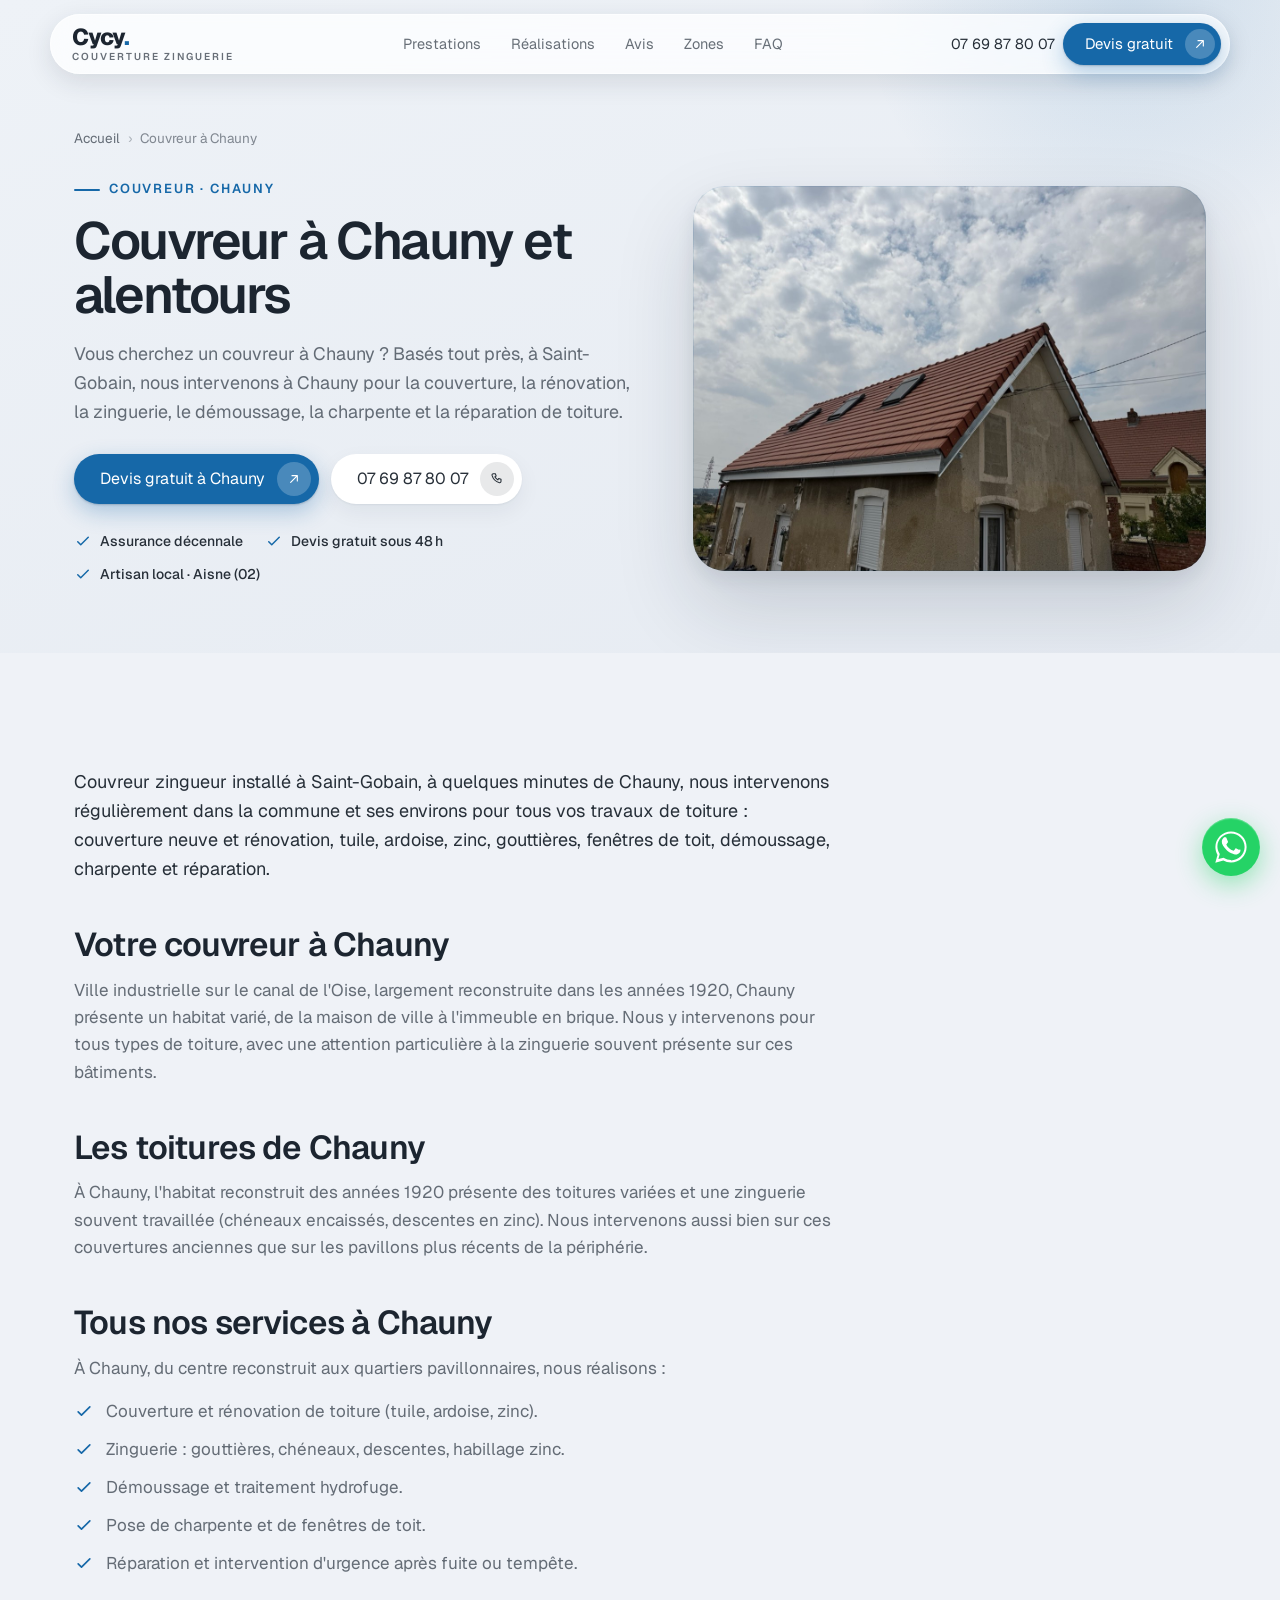
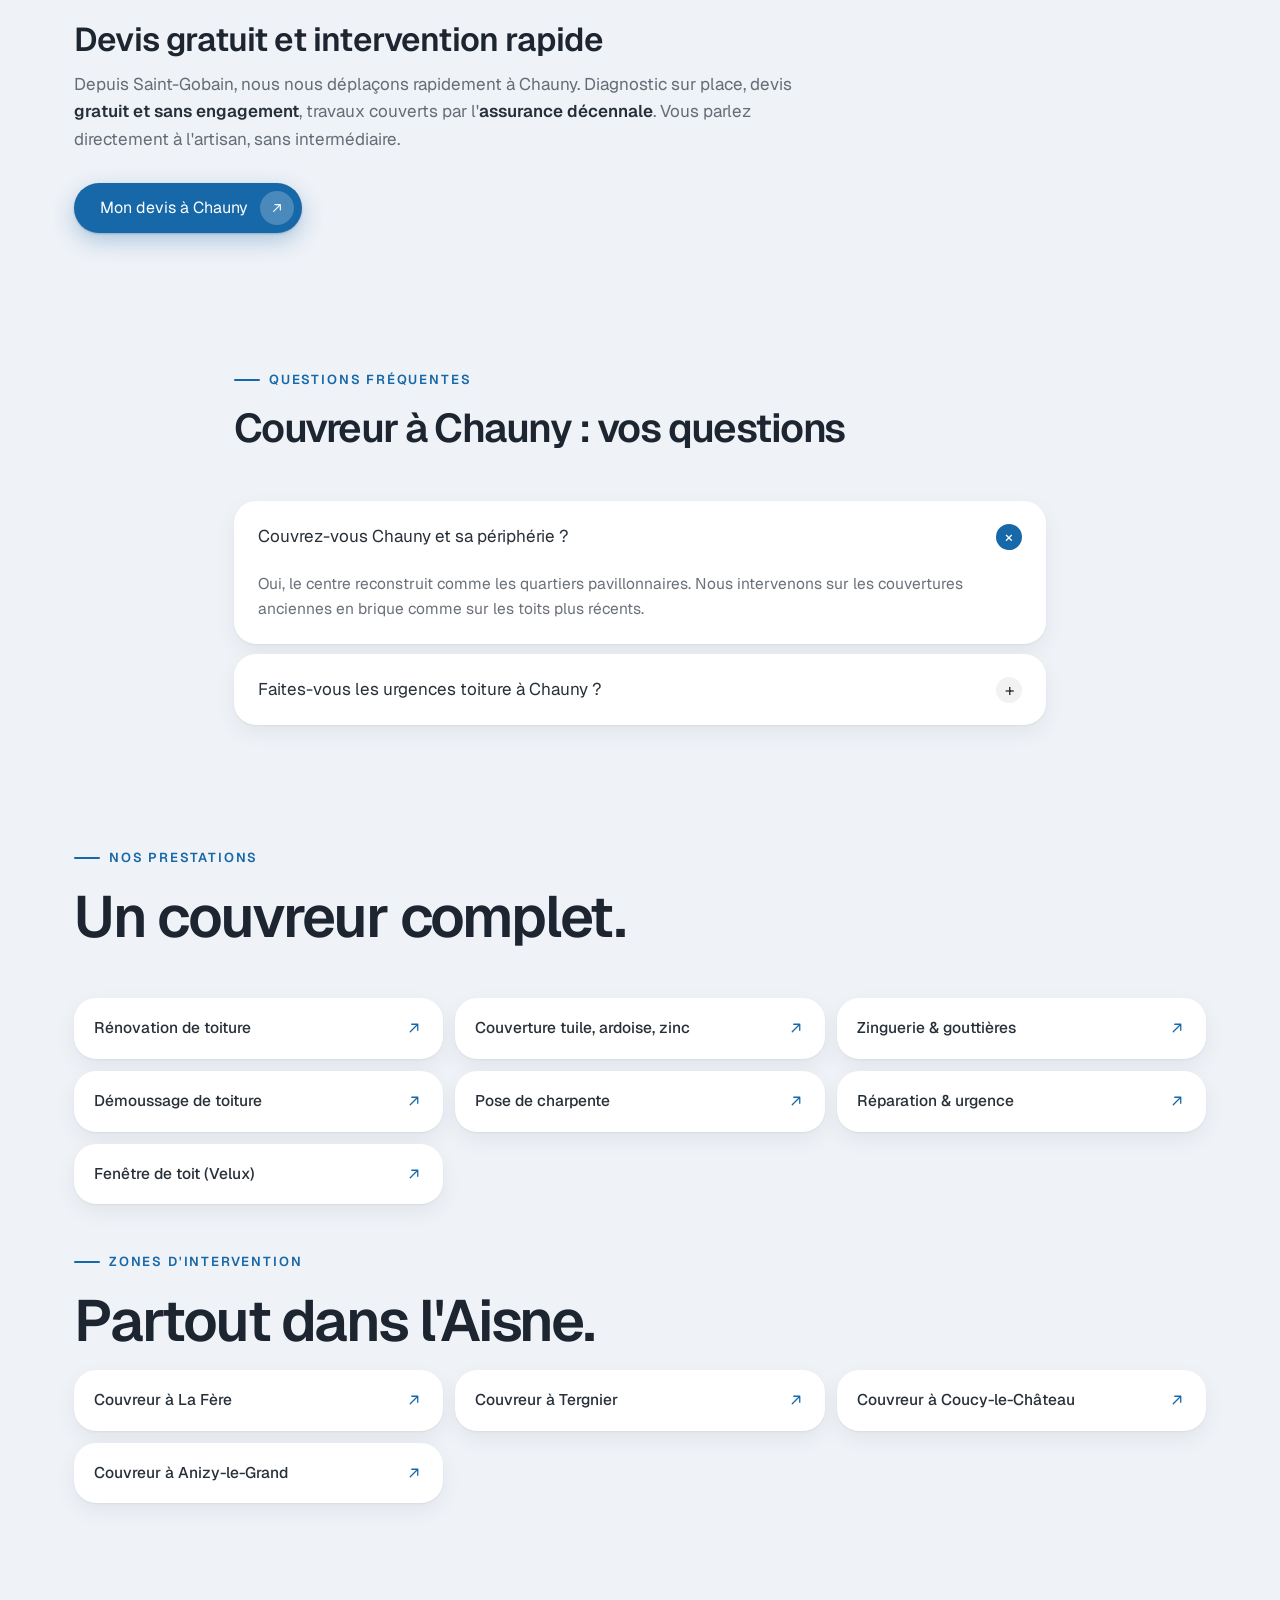
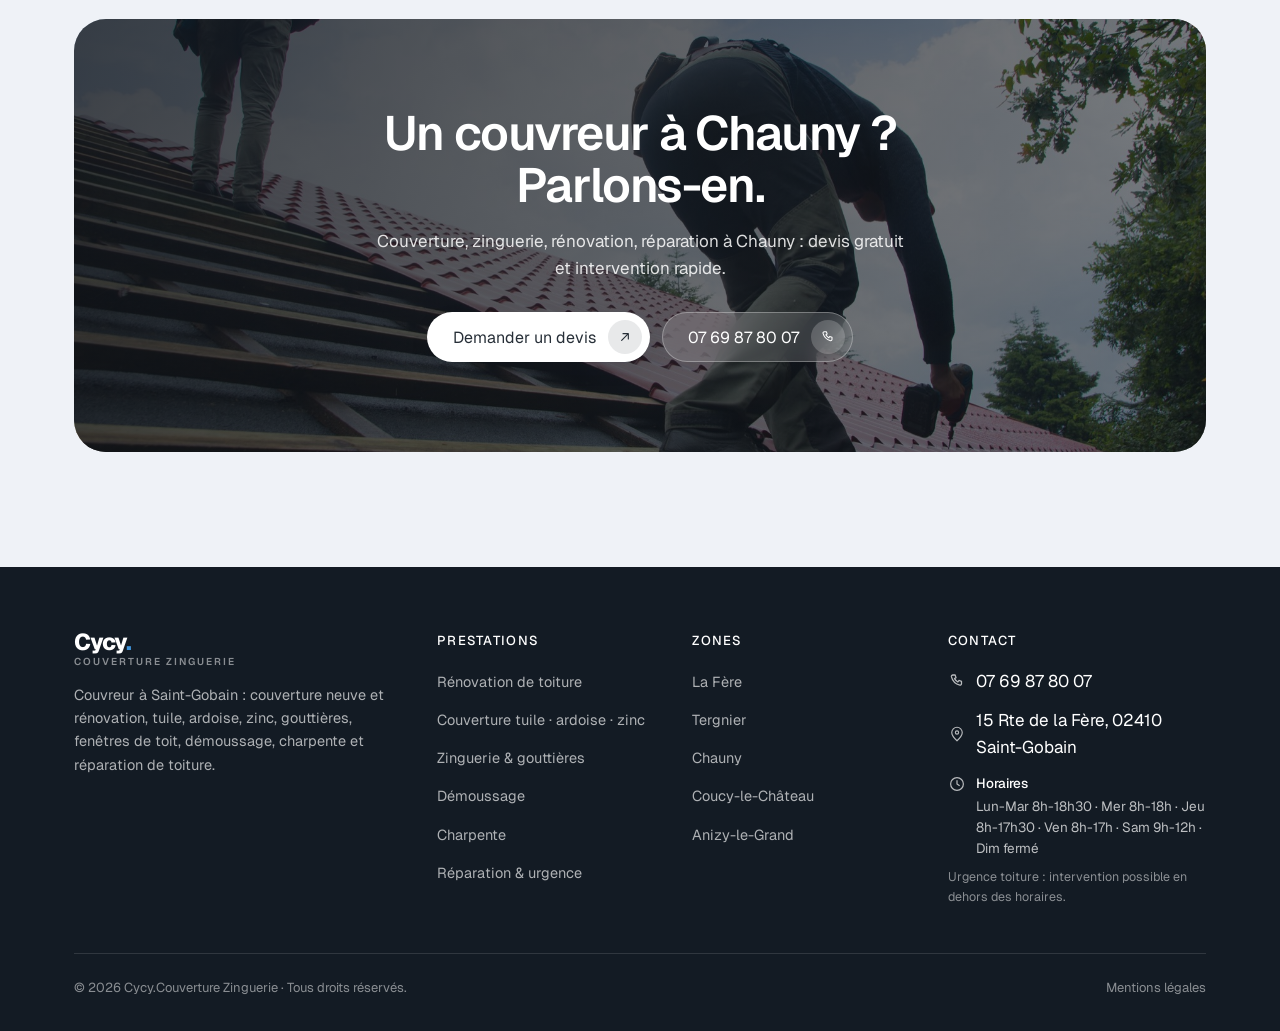
<file: couvreur-chauny.html>
<!DOCTYPE html>
<html lang="fr">
<head>
<meta charset="UTF-8" />
<meta name="viewport" content="width=device-width, initial-scale=1" />
<title>Couvreur à Chauny (02) | Cycy Couverture Zinguerie</title>
<meta name="description" content="Couvreur zingueur à Chauny (Aisne) : couverture, rénovation, zinguerie, démoussage, charpente et réparation de toiture. Devis gratuit, intervention rapide. ☎ 07 69 87 80 07" />
<meta name="robots" content="index, follow, max-image-preview:large" />
<link rel="canonical" href="https://cycycouverture.fr/couvreur-chauny" />
<meta name="geo.region" content="FR-02" />
<meta name="geo.placename" content="Saint-Gobain, Aisne" />
<meta name="geo.position" content="49.5847;3.3806" />
<meta property="og:type" content="article" />
<meta property="og:locale" content="fr_FR" />
<meta property="og:site_name" content="Cycy.Couverture Zinguerie" />
<meta property="og:title" content="Couvreur à Chauny et alentours" />
<meta property="og:description" content="Couvreur zingueur à Chauny (Aisne) : couverture, rénovation, zinguerie, démoussage, charpente et réparation de toiture. Devis gratuit, intervention rapide. ☎ 07 69 87 80 07" />
<meta property="og:url" content="https://cycycouverture.fr/couvreur-chauny" />
<meta property="og:image" content="https://cycycouverture.fr/assets/og.jpg" />
<link rel="icon" type="image/svg+xml" href="assets/favicon.svg" />
<meta name="theme-color" content="#1668a8" />
<link rel="preconnect" href="https://fonts.googleapis.com" />
<link rel="preconnect" href="https://fonts.gstatic.com" crossorigin />
<link rel="stylesheet" href="https://fonts.googleapis.com/css2?family=Geist:wght@400;500;600;700;800&display=swap" />
<link rel="stylesheet" href="assets/styles.css?v=20260722g" />
<script type="application/ld+json">
{"@context":"https://schema.org","@type":"BreadcrumbList","itemListElement":[{"@type":"ListItem","position":1,"name":"Accueil","item":"https://cycycouverture.fr/"},{"@type":"ListItem","position":2,"name":"Couvreur à Chauny","item":"https://cycycouverture.fr/couvreur-chauny"}]}
</script>
<script type="application/ld+json">
{"@context": "https://schema.org", "@type": "Service", "name": "Couvreur à Chauny", "serviceType": "Couverture, zinguerie et réparation de toiture", "provider": {"@type": ["RoofingContractor", "HomeAndConstructionBusiness", "LocalBusiness"], "@id": "https://cycycouverture.fr/#business", "name": "Cycy.Couverture Zinguerie", "url": "https://cycycouverture.fr/", "telephone": "+33769878007"}, "areaServed": {"@type": "City", "name": "Chauny"}, "url": "https://cycycouverture.fr/couvreur-chauny"}
</script>
<script type="application/ld+json">
{"@context": "https://schema.org", "@type": "FAQPage", "mainEntity": [{"@type": "Question", "name": "Couvrez-vous Chauny et sa périphérie ?", "acceptedAnswer": {"@type": "Answer", "text": "Oui, le centre reconstruit comme les quartiers pavillonnaires. Nous intervenons sur les couvertures anciennes en brique comme sur les toits plus récents."}}, {"@type": "Question", "name": "Faites-vous les urgences toiture à Chauny ?", "acceptedAnswer": {"@type": "Answer", "text": "Oui, nous nous déplaçons rapidement à Chauny pour bâcher, réparer une fuite ou sécuriser une toiture après un sinistre."}}]}
</script>
<noscript><style>.reveal{opacity:1!important;transform:none!important}</style></noscript>
</head>
<body>
<div class="nav-shell">
  <nav class="nav" aria-label="Navigation principale">
    <a href="/" class="brand" aria-label="Cycy.Couverture Zinguerie, accueil">
      
      <span class="brand-txt"><b>Cycy<i class="dot">.</i></b><span class="bd">Couverture Zinguerie</span></span>
    </a>
    <div class="nav-links">
      <a href="/#prestations">Prestations</a>
      <a href="/#realisations">Réalisations</a>
      <a href="/#avis">Avis</a>
      <a href="/#zones">Zones</a>
      <a href="/#faq">FAQ</a>
    </div>
    <div class="nav-cta">
      <a href="tel:+33769878007" class="nav-phone">07 69 87 80 07</a>
      <a href="/#devis" class="btn btn-dark">Devis gratuit<span class="arrow"><svg viewBox="0 0 24 24" fill="none"><path d="M7 17 17 7M9 7h8v8" stroke="#fff" stroke-width="1.7" stroke-linecap="round" stroke-linejoin="round"/></svg></span></a>
    </div>
    <button class="nav-toggle" aria-label="Ouvrir le menu"><span></span></button>
  </nav>
</div>
<div class="mobile-menu" aria-hidden="true">
  <a href="/#prestations">Prestations</a>
  <a href="/#realisations">Réalisations</a>
  <a href="/#avis">Avis clients</a>
  <a href="/#zones">Zones d'intervention</a>
  <a href="/#faq">FAQ</a>
  <a href="tel:+33769878007" class="btn btn-light btn-block">07 69 87 80 07<span class="arrow"><svg viewBox="0 0 24 24" fill="none"><path d="M6.5 4h3l1.2 3.5-2 1.3a11 11 0 0 0 4.5 4.5l1.3-2 3.5 1.2v3a2 2 0 0 1-2.2 2A15.5 15.5 0 0 1 4.5 6.2 2 2 0 0 1 6.5 4Z" stroke="currentColor" stroke-width="1.6" stroke-linejoin="round"/></svg></span></a>
  <a href="/#devis" class="btn btn-dark btn-block">Demander un devis<span class="arrow"><svg viewBox="0 0 24 24" fill="none"><path d="M7 17 17 7M9 7h8v8" stroke="#fff" stroke-width="1.7" stroke-linecap="round" stroke-linejoin="round"/></svg></span></a>
</div>
<main>
<header class="page-hero">
  <div class="wrap">
    <nav class="crumb" aria-label="Fil d'ariane"><a href="/">Accueil</a><span>›</span>Couvreur à Chauny</nav>
    <div class="page-hero-grid">
      <div class="page-hero-copy">
    <span class="eyebrow">Couvreur · Chauny</span>
    <h1 style="margin-top:14px">Couvreur à Chauny et alentours</h1>
    <p class="lead">Vous cherchez un couvreur à Chauny ? Basés tout près, à Saint-Gobain, nous intervenons à Chauny pour la couverture, la rénovation, la zinguerie, le démoussage, la charpente et la réparation de toiture.</p>
    <div class="hero-cta">
      <a href="/#devis" class="btn btn-dark btn-lg">Devis gratuit à Chauny<span class="arrow"><svg viewBox="0 0 24 24" fill="none"><path d="M7 17 17 7M9 7h8v8" stroke="#fff" stroke-width="1.7" stroke-linecap="round" stroke-linejoin="round"/></svg></span></a>
      <a href="tel:+33769878007" class="btn btn-light btn-lg">07 69 87 80 07<span class="arrow"><svg viewBox="0 0 24 24" fill="none"><path d="M6.5 4h3l1.2 3.5-2 1.3a11 11 0 0 0 4.5 4.5l1.3-2 3.5 1.2v3a2 2 0 0 1-2.2 2A15.5 15.5 0 0 1 4.5 6.2 2 2 0 0 1 6.5 4Z" stroke="currentColor" stroke-width="1.6" stroke-linejoin="round"/></svg></span></a>
    </div>
        <ul class="hero-trust">
          <li><svg viewBox="0 0 24 24" fill="none"><path d="m5 13 4 4L19 7" stroke="currentColor" stroke-width="2" stroke-linecap="round" stroke-linejoin="round"/></svg> Assurance décennale</li>
          <li><svg viewBox="0 0 24 24" fill="none"><path d="m5 13 4 4L19 7" stroke="currentColor" stroke-width="2" stroke-linecap="round" stroke-linejoin="round"/></svg> Devis gratuit sous 48 h</li>
          <li><svg viewBox="0 0 24 24" fill="none"><path d="m5 13 4 4L19 7" stroke="currentColor" stroke-width="2" stroke-linecap="round" stroke-linejoin="round"/></svg> Artisan local · Aisne (02)</li>
        </ul>
      </div>
      <figure class="page-hero-media"><img src="assets/real-03.jpg" width="1150" height="862" alt="Toiture réalisée par Cycy Couverture, couvreur intervenant à Chauny" fetchpriority="high" /></figure>
    </div>
  </div>
</header>
<section class="section-pad">
  <div class="wrap">
    <article class="prose reveal">
      <p>Couvreur zingueur installé à Saint-Gobain, à quelques minutes de Chauny, nous intervenons régulièrement dans la commune et ses environs pour tous vos travaux de toiture : couverture neuve et rénovation, tuile, ardoise, zinc, gouttières, fenêtres de toit, démoussage, charpente et réparation.</p>
      <h2>Votre couvreur à Chauny</h2>
      <p>Ville industrielle sur le canal de l'Oise, largement reconstruite dans les années 1920, Chauny présente un habitat varié, de la maison de ville à l'immeuble en brique. Nous y intervenons pour tous types de toiture, avec une attention particulière à la zinguerie souvent présente sur ces bâtiments.</p>
      <h2>Les toitures de Chauny</h2>
      <p>À Chauny, l'habitat reconstruit des années 1920 présente des toitures variées et une zinguerie souvent travaillée (chéneaux encaissés, descentes en zinc). Nous intervenons aussi bien sur ces couvertures anciennes que sur les pavillons plus récents de la périphérie.</p>
      <h2>Tous nos services à Chauny</h2>
      <p>À Chauny, du centre reconstruit aux quartiers pavillonnaires, nous réalisons :</p>
      <ul class="bullets">
        <li><svg viewBox="0 0 24 24" fill="none"><path d="m5 13 4 4L19 7" stroke="currentColor" stroke-width="2" stroke-linecap="round" stroke-linejoin="round"/></svg><span>Couverture et rénovation de toiture (tuile, ardoise, zinc).</span></li>
        <li><svg viewBox="0 0 24 24" fill="none"><path d="m5 13 4 4L19 7" stroke="currentColor" stroke-width="2" stroke-linecap="round" stroke-linejoin="round"/></svg><span>Zinguerie : gouttières, chéneaux, descentes, habillage zinc.</span></li>
        <li><svg viewBox="0 0 24 24" fill="none"><path d="m5 13 4 4L19 7" stroke="currentColor" stroke-width="2" stroke-linecap="round" stroke-linejoin="round"/></svg><span>Démoussage et traitement hydrofuge.</span></li>
        <li><svg viewBox="0 0 24 24" fill="none"><path d="m5 13 4 4L19 7" stroke="currentColor" stroke-width="2" stroke-linecap="round" stroke-linejoin="round"/></svg><span>Pose de charpente et de fenêtres de toit.</span></li>
        <li><svg viewBox="0 0 24 24" fill="none"><path d="m5 13 4 4L19 7" stroke="currentColor" stroke-width="2" stroke-linecap="round" stroke-linejoin="round"/></svg><span>Réparation et intervention d'urgence après fuite ou tempête.</span></li>
      </ul>
      <h2>Devis gratuit et intervention rapide</h2>
      <p>Depuis Saint-Gobain, nous nous déplaçons rapidement à Chauny. Diagnostic sur place, devis <strong>gratuit et sans engagement</strong>, travaux couverts par l'<strong>assurance décennale</strong>. Vous parlez directement à l'artisan, sans intermédiaire.</p>
      <p class="cta-line"><a href="/#devis" class="btn btn-dark btn-lg">Mon devis à Chauny<span class="arrow"><svg viewBox="0 0 24 24" fill="none"><path d="M7 17 17 7M9 7h8v8" stroke="#fff" stroke-width="1.7" stroke-linecap="round" stroke-linejoin="round"/></svg></span></a></p>
    </article>
  </div>
</section>
<section class="section-pad" style="padding-top:0">
  <div class="wrap" style="max-width:860px">
    <div class="sec-head reveal"><span class="eyebrow">Questions fréquentes</span><h2 class="h-section" style="font-size:clamp(26px,4vw,40px)">Couvreur à Chauny : vos questions</h2></div>
    <div class="faq reveal" style="margin-top:26px">
      <details open><summary>Couvrez-vous Chauny et sa périphérie ?<span class="pm">+</span></summary><div class="ans">Oui, le centre reconstruit comme les quartiers pavillonnaires. Nous intervenons sur les couvertures anciennes en brique comme sur les toits plus récents.</div></details>
      <details><summary>Faites-vous les urgences toiture à Chauny ?<span class="pm">+</span></summary><div class="ans">Oui, nous nous déplaçons rapidement à Chauny pour bâcher, réparer une fuite ou sécuriser une toiture après un sinistre.</div></details>
    </div>
  </div>
</section>

<section class="section-pad" style="padding-top:0">
  <div class="wrap">
    <div class="sec-head reveal"><span class="eyebrow">Nos prestations</span><h2 class="h-section">Un couvreur complet.</h2></div>
    <div class="links-band reveal">
      <a class="link-card" href="/renovation-toiture">Rénovation de toiture<svg viewBox="0 0 24 24" fill="none"><path d="M7 17 17 7M9 7h8v8" stroke="currentColor" stroke-width="1.7" stroke-linecap="round" stroke-linejoin="round"/></svg></a>
      <a class="link-card" href="/couverture-tuile-ardoise-zinc">Couverture tuile, ardoise, zinc<svg viewBox="0 0 24 24" fill="none"><path d="M7 17 17 7M9 7h8v8" stroke="currentColor" stroke-width="1.7" stroke-linecap="round" stroke-linejoin="round"/></svg></a>
      <a class="link-card" href="/zinguerie-gouttieres">Zinguerie &amp; gouttières<svg viewBox="0 0 24 24" fill="none"><path d="M7 17 17 7M9 7h8v8" stroke="currentColor" stroke-width="1.7" stroke-linecap="round" stroke-linejoin="round"/></svg></a>
      <a class="link-card" href="/demoussage-toiture">Démoussage de toiture<svg viewBox="0 0 24 24" fill="none"><path d="M7 17 17 7M9 7h8v8" stroke="currentColor" stroke-width="1.7" stroke-linecap="round" stroke-linejoin="round"/></svg></a>
      <a class="link-card" href="/charpente">Pose de charpente<svg viewBox="0 0 24 24" fill="none"><path d="M7 17 17 7M9 7h8v8" stroke="currentColor" stroke-width="1.7" stroke-linecap="round" stroke-linejoin="round"/></svg></a>
      <a class="link-card" href="/reparation-toiture">Réparation &amp; urgence<svg viewBox="0 0 24 24" fill="none"><path d="M7 17 17 7M9 7h8v8" stroke="currentColor" stroke-width="1.7" stroke-linecap="round" stroke-linejoin="round"/></svg></a>
      <a class="link-card" href="/fenetre-de-toit">Fenêtre de toit (Velux)<svg viewBox="0 0 24 24" fill="none"><path d="M7 17 17 7M9 7h8v8" stroke="currentColor" stroke-width="1.7" stroke-linecap="round" stroke-linejoin="round"/></svg></a>
    </div>
    <div class="sec-head reveal" style="margin-top:40px;margin-bottom:20px"><span class="eyebrow">Zones d'intervention</span><h2 class="h-section">Partout dans l'Aisne.</h2></div>
    <div class="links-band reveal">
      <a class="link-card" href="/couvreur-la-fere">Couvreur à La Fère<svg viewBox="0 0 24 24" fill="none"><path d="M7 17 17 7M9 7h8v8" stroke="currentColor" stroke-width="1.7" stroke-linecap="round" stroke-linejoin="round"/></svg></a>
      <a class="link-card" href="/couvreur-tergnier">Couvreur à Tergnier<svg viewBox="0 0 24 24" fill="none"><path d="M7 17 17 7M9 7h8v8" stroke="currentColor" stroke-width="1.7" stroke-linecap="round" stroke-linejoin="round"/></svg></a>
      <a class="link-card" href="/couvreur-coucy-le-chateau">Couvreur à Coucy-le-Château<svg viewBox="0 0 24 24" fill="none"><path d="M7 17 17 7M9 7h8v8" stroke="currentColor" stroke-width="1.7" stroke-linecap="round" stroke-linejoin="round"/></svg></a>
      <a class="link-card" href="/couvreur-anizy">Couvreur à Anizy-le-Grand<svg viewBox="0 0 24 24" fill="none"><path d="M7 17 17 7M9 7h8v8" stroke="currentColor" stroke-width="1.7" stroke-linecap="round" stroke-linejoin="round"/></svg></a>
    </div>
  </div>
</section>
<section class="section-pad" style="padding-top:0">
  <div class="wrap">
    <div class="cta-inner reveal">
      <img width="1200" height="800" src="assets/cta-toiture.jpg" alt="" aria-hidden="true" />
      <h2>Un couvreur à Chauny ?<br>Parlons-en.</h2>
      <p>Couverture, zinguerie, rénovation, réparation à Chauny : devis gratuit et intervention rapide.</p>
      <div class="cta-actions">
        <a href="/#devis" class="btn btn-light btn-lg">Demander un devis<span class="arrow"><svg viewBox="0 0 24 24" fill="none"><path d="M7 17 17 7M9 7h8v8" stroke="currentColor" stroke-width="1.7" stroke-linecap="round" stroke-linejoin="round"/></svg></span></a>
        <a href="tel:+33769878007" class="btn btn-glass btn-lg">07 69 87 80 07<span class="arrow"><svg viewBox="0 0 24 24" fill="none"><path d="M6.5 4h3l1.2 3.5-2 1.3a11 11 0 0 0 4.5 4.5l1.3-2 3.5 1.2v3a2 2 0 0 1-2.2 2A15.5 15.5 0 0 1 4.5 6.2 2 2 0 0 1 6.5 4Z" stroke="currentColor" stroke-width="1.6" stroke-linejoin="round"/></svg></span></a>
      </div>
    </div>
  </div>
</section>
</main>

<footer class="footer">
  <div class="wrap">
    <div class="footer-grid">
      <div>
        <div class="brand"><span class="brand-txt"><b>Cycy<i class="dot">.</i></b><span class="bd">Couverture Zinguerie</span></span></div>
        <p>Couvreur à Saint-Gobain : couverture neuve et rénovation, tuile, ardoise, zinc, gouttières, fenêtres de toit, démoussage, charpente et réparation de toiture.</p>
      </div>
      <div><h4>Prestations</h4><ul>
        <li><a href="/renovation-toiture">Rénovation de toiture</a></li>
        <li><a href="/couverture-tuile-ardoise-zinc">Couverture tuile · ardoise · zinc</a></li>
        <li><a href="/zinguerie-gouttieres">Zinguerie &amp; gouttières</a></li>
        <li><a href="/demoussage-toiture">Démoussage</a></li>
        <li><a href="/charpente">Charpente</a></li>
        <li><a href="/reparation-toiture">Réparation &amp; urgence</a></li>
      </ul></div>
      <div><h4>Zones</h4><ul>
        <li><a href="/couvreur-la-fere">La Fère</a></li>
        <li><a href="/couvreur-tergnier">Tergnier</a></li>
        <li><a href="/couvreur-chauny">Chauny</a></li>
        <li><a href="/couvreur-coucy-le-chateau">Coucy-le-Château</a></li>
        <li><a href="/couvreur-anizy">Anizy-le-Grand</a></li>
      </ul></div>
      <div class="fcontact"><h4>Contact</h4>
        <a href="tel:+33769878007"><svg viewBox="0 0 24 24" fill="none"><path d="M6.5 4h3l1.2 3.5-2 1.3a11 11 0 0 0 4.5 4.5l1.3-2 3.5 1.2v3a2 2 0 0 1-2.2 2A15.5 15.5 0 0 1 4.5 6.2 2 2 0 0 1 6.5 4Z" stroke="currentColor" stroke-width="1.7" stroke-linejoin="round"/></svg>07 69 87 80 07</a>
        <a href="https://www.google.com/maps/search/?api=1&query=15+Rte+de+la+F%C3%A8re+02410+Saint-Gobain" target="_blank" rel="noopener noreferrer"><svg viewBox="0 0 24 24" fill="none"><path d="M12 21s7-6.3 7-11a7 7 0 1 0-14 0c0 4.7 7 11 7 11Z" stroke="currentColor" stroke-width="1.5"/><circle cx="12" cy="10" r="2.2" stroke="currentColor" stroke-width="1.5"/></svg>15 Rte de la Fère, 02410 Saint-Gobain</a>
        <div class="fhours"><svg viewBox="0 0 24 24" fill="none"><circle cx="12" cy="12" r="8.5" stroke="currentColor" stroke-width="1.6"/><path d="M12 7.5V12l3 2" stroke="currentColor" stroke-width="1.6" stroke-linecap="round" stroke-linejoin="round"/></svg><span><b>Horaires</b>Lun-Mar 8h-18h30 · Mer 8h-18h · Jeu 8h-17h30 · Ven 8h-17h · Sam 9h-12h · Dim fermé</span></div>
        <p class="furgence">Urgence toiture : intervention possible en dehors des horaires.</p>
      </div>
    </div>
    <div class="footer-bottom">
      <span>© <span id="year">2026</span> Cycy.Couverture Zinguerie · Tous droits réservés.</span>
      <span><a href="/mentions-legales">Mentions légales</a></span>
    </div>
  </div>
</footer>

<a class="wa-fab" href="https://wa.me/33769878007?text=Bonjour%2C%20je%20souhaite%20un%20devis%20couvreur%20%C3%A0%20Chauny." target="_blank" rel="noopener noreferrer" aria-label="Contacter sur WhatsApp">
  <svg viewBox="0 0 32 32" fill="#fff" aria-hidden="true"><path d="M16 .4C7.4.4.4 7.4.4 16c0 2.8.7 5.5 2.1 7.9L.3 31.7l8-2.1c2.3 1.3 4.9 1.9 7.6 1.9h.1c8.6 0 15.6-7 15.6-15.6 0-4.2-1.6-8.1-4.6-11C24.1 2 20.2.4 16 .4zm0 28.5h-.1c-2.4 0-4.8-.7-6.9-1.9l-.5-.3-5.1 1.3 1.4-5-.3-.5c-1.4-2.2-2.1-4.7-2.1-7.3C2.4 8.5 8.5 2.5 16 2.5c3.6 0 7 1.4 9.6 4 2.6 2.6 4 6 4 9.6-.1 7.4-6.1 13.3-13.6 13.3zm8.5-9.9c-.5-.2-2.8-1.4-3.2-1.5-.4-.2-.7-.2-1 .2-.3.5-1.2 1.5-1.4 1.7-.3.3-.5.3-1 .1-.5-.2-2-.7-3.8-2.3-1.4-1.2-2.3-2.8-2.6-3.3-.3-.5 0-.7.2-1 .2-.2.5-.5.7-.8.2-.3.3-.5.5-.8.2-.3.1-.6 0-.8-.1-.2-1-2.5-1.4-3.4-.4-.9-.8-.8-1-.8h-.9c-.3 0-.8.1-1.2.6-.4.5-1.6 1.5-1.6 3.8s1.6 4.4 1.9 4.7c.2.3 3.2 4.9 7.7 6.8 1.1.5 1.9.8 2.6 1 1.1.3 2.1.3 2.9.2.9-.1 2.8-1.1 3.2-2.3.4-1.1.4-2.1.3-2.3-.1-.2-.4-.3-.9-.5z"/></svg>
</a>
<div class="callbar">
  <a href="tel:+33769878007" class="call"><svg viewBox="0 0 24 24" fill="none"><path d="M6.5 4h3l1.2 3.5-2 1.3a11 11 0 0 0 4.5 4.5l1.3-2 3.5 1.2v3a2 2 0 0 1-2.2 2A15.5 15.5 0 0 1 4.5 6.2 2 2 0 0 1 6.5 4Z" stroke="currentColor" stroke-width="1.7" stroke-linejoin="round"/></svg>Appeler</a>
  <a href="/#devis" class="quote"><svg viewBox="0 0 24 24" fill="none"><path d="M7 17 17 7M9 7h8v8" stroke="#fff" stroke-width="1.7" stroke-linecap="round" stroke-linejoin="round"/></svg>Devis gratuit</a>
</div>

<script src="assets/script.js?v=20260722g"></script>
</body>
</html>
</file>
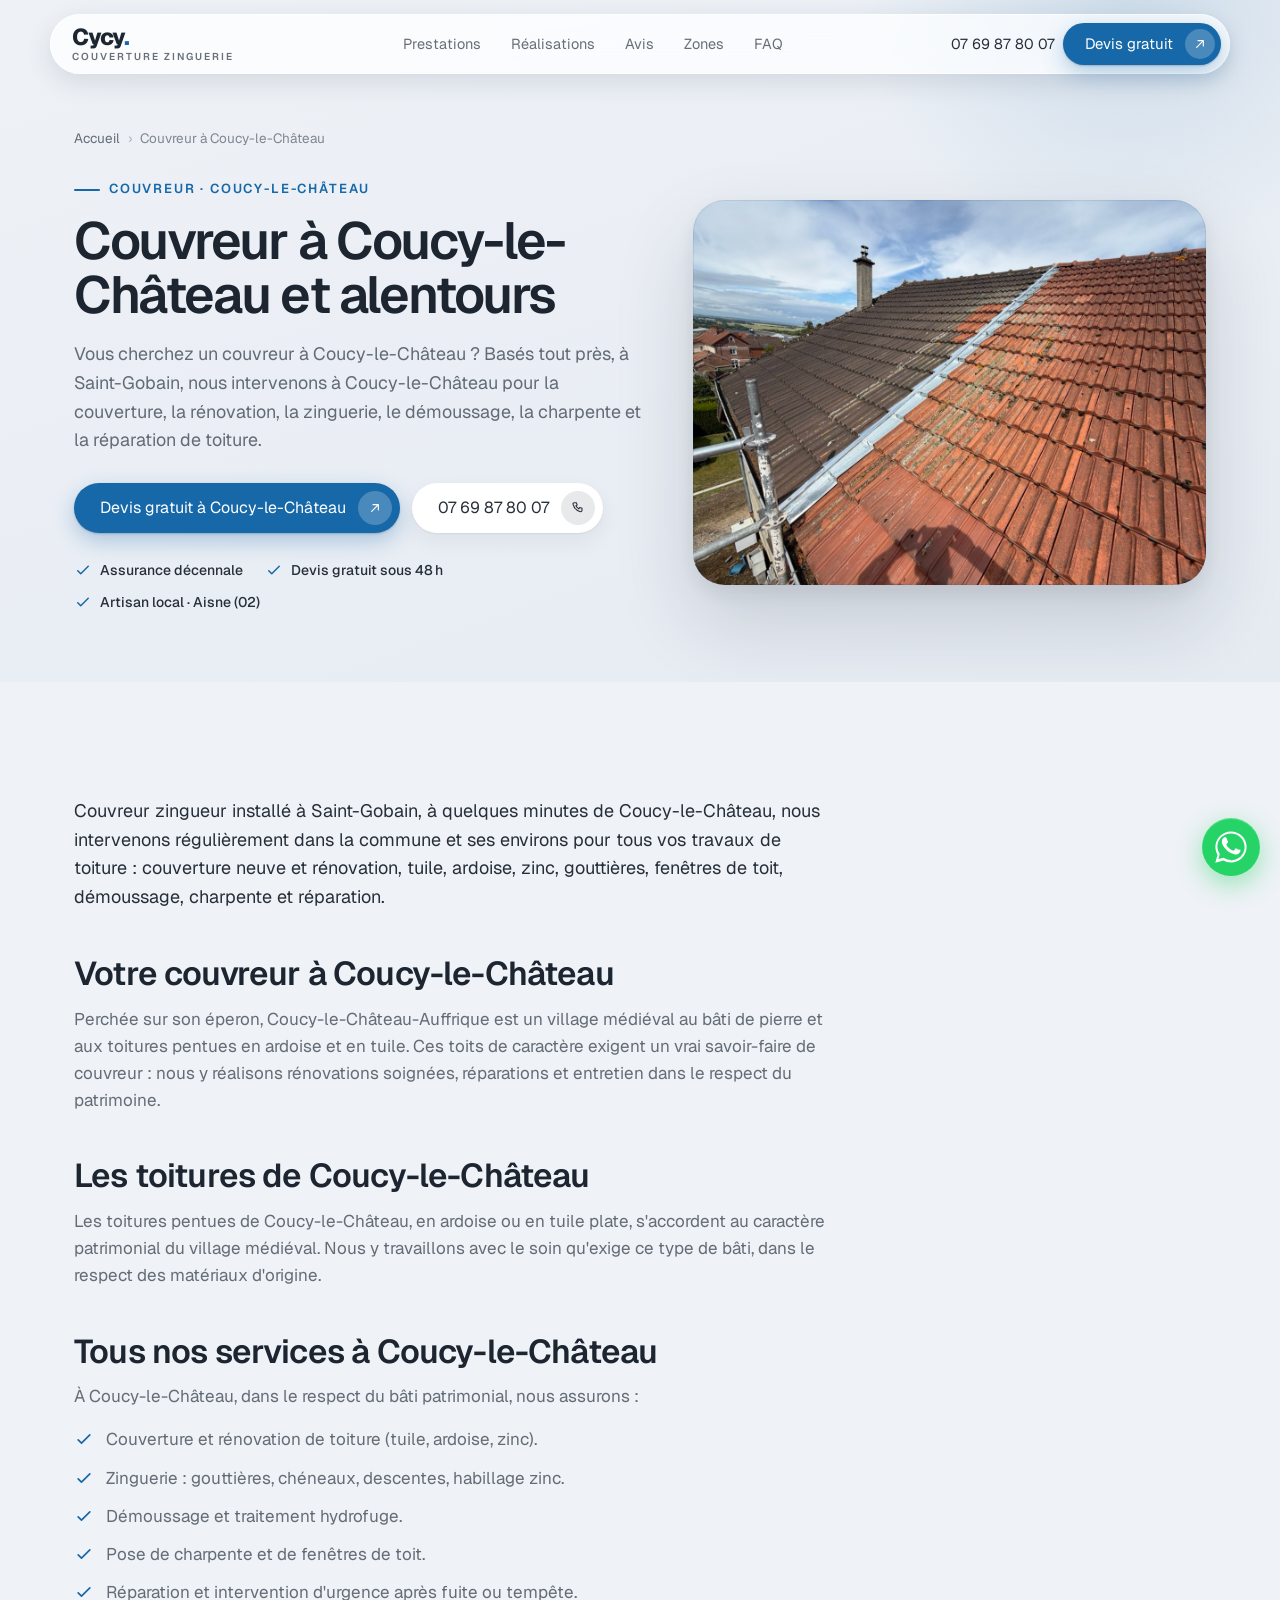
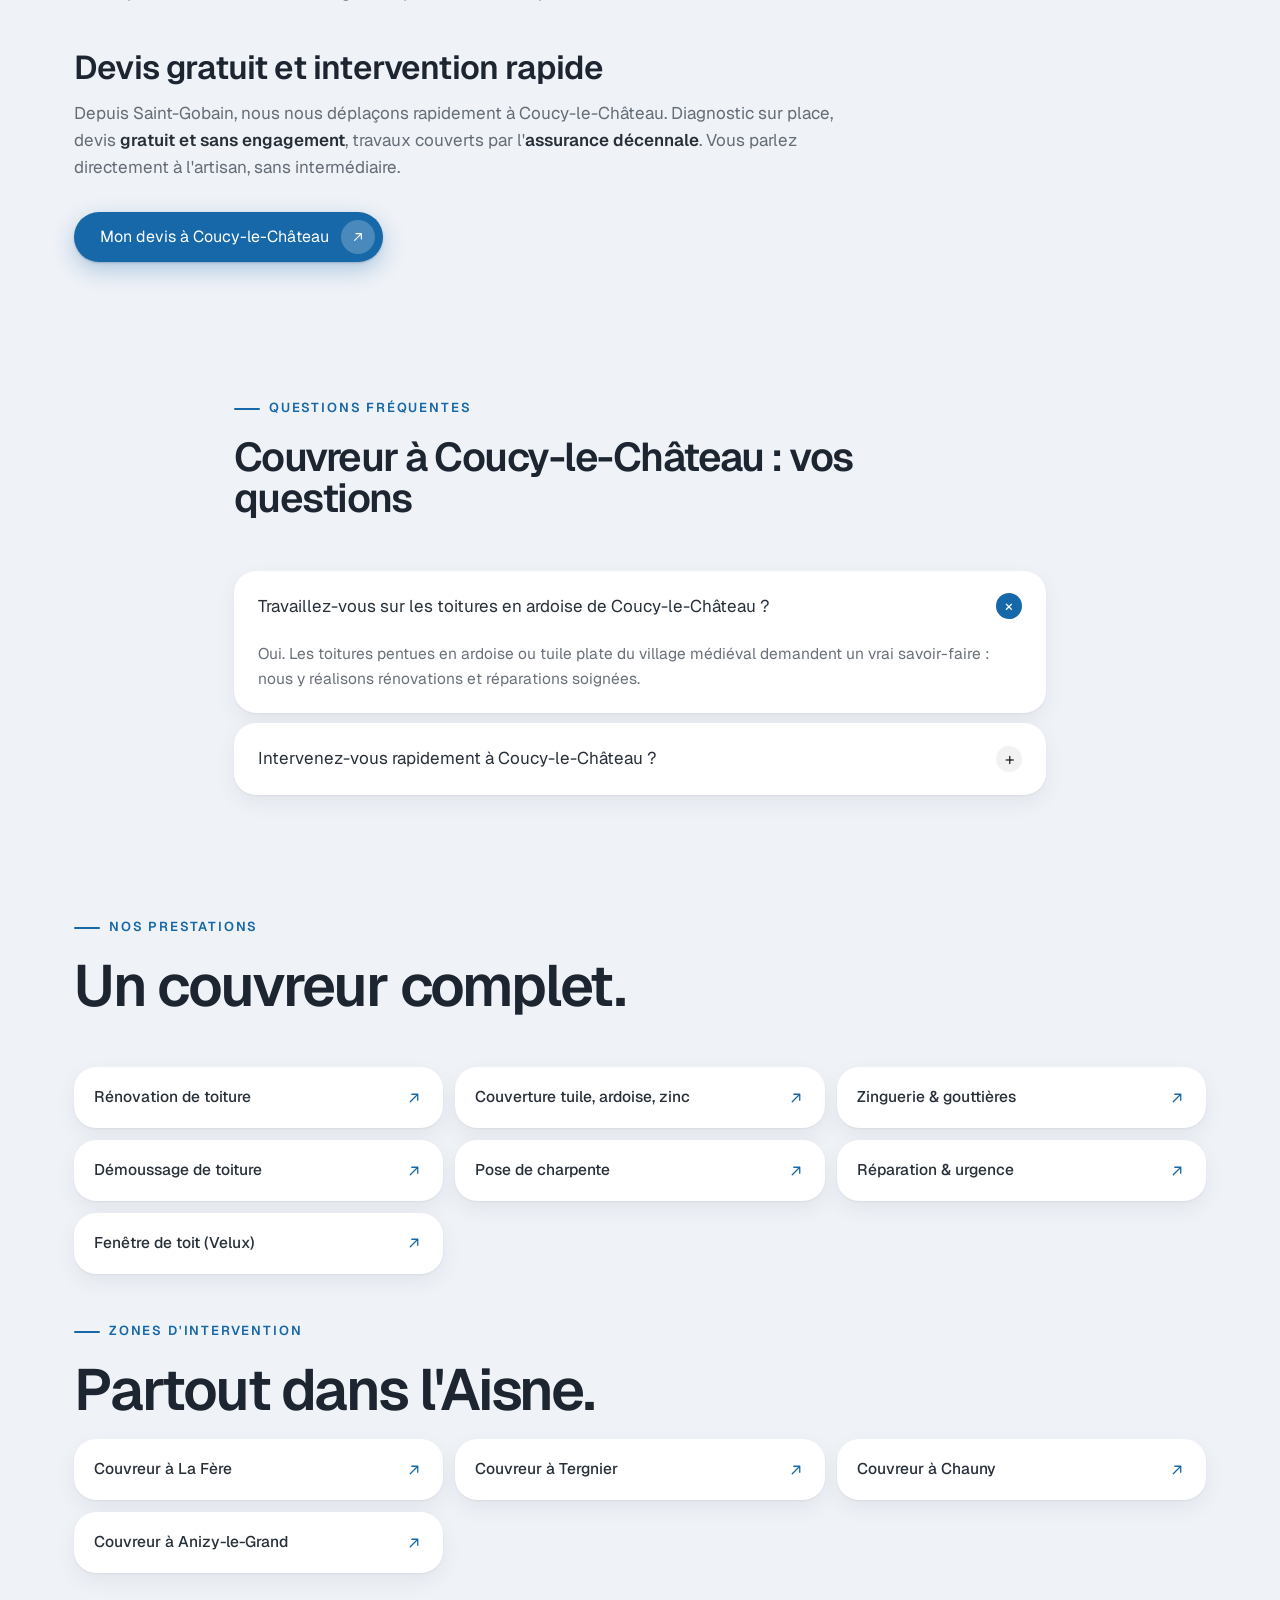
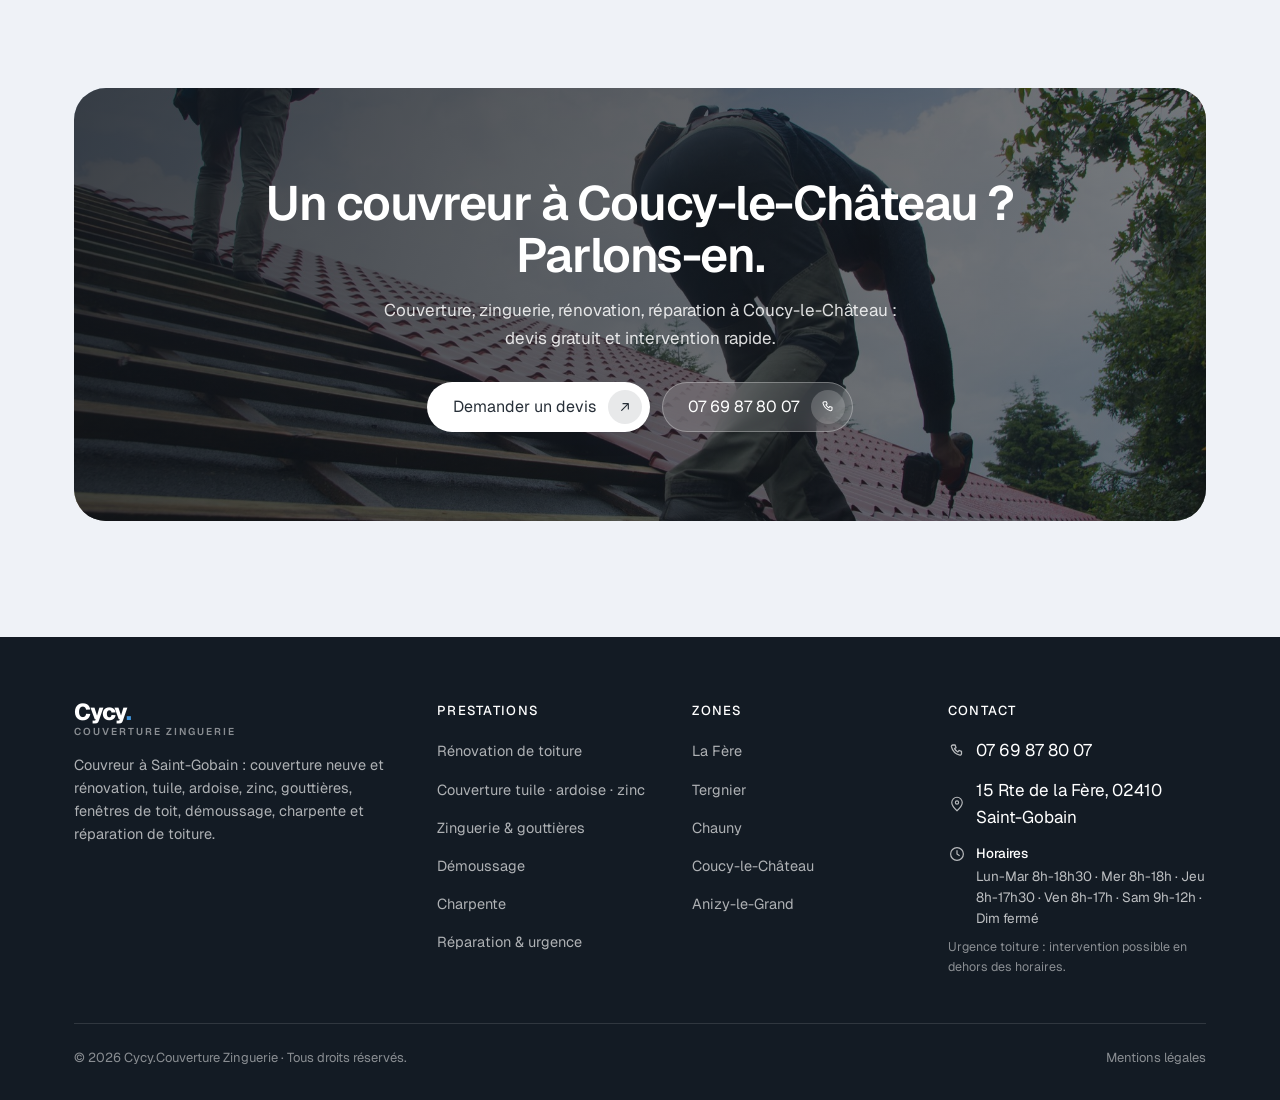
<file: couvreur-coucy-le-chateau.html>
<!DOCTYPE html>
<html lang="fr">
<head>
<meta charset="UTF-8" />
<meta name="viewport" content="width=device-width, initial-scale=1" />
<title>Couvreur à Coucy-le-Château (02) | Cycy Couverture Zinguerie</title>
<meta name="description" content="Couvreur zingueur à Coucy-le-Château (Aisne) : couverture, rénovation, zinguerie, démoussage, charpente et réparation de toiture. Devis gratuit, intervention rapide. ☎ 07 69 87 80 07" />
<meta name="robots" content="index, follow, max-image-preview:large" />
<link rel="canonical" href="https://cycycouverture.fr/couvreur-coucy-le-chateau" />
<meta name="geo.region" content="FR-02" />
<meta name="geo.placename" content="Saint-Gobain, Aisne" />
<meta name="geo.position" content="49.5847;3.3806" />
<meta property="og:type" content="article" />
<meta property="og:locale" content="fr_FR" />
<meta property="og:site_name" content="Cycy.Couverture Zinguerie" />
<meta property="og:title" content="Couvreur à Coucy-le-Château et alentours" />
<meta property="og:description" content="Couvreur zingueur à Coucy-le-Château (Aisne) : couverture, rénovation, zinguerie, démoussage, charpente et réparation de toiture. Devis gratuit, intervention rapide. ☎ 07 69 87 80 07" />
<meta property="og:url" content="https://cycycouverture.fr/couvreur-coucy-le-chateau" />
<meta property="og:image" content="https://cycycouverture.fr/assets/og.jpg" />
<link rel="icon" type="image/svg+xml" href="assets/favicon.svg" />
<meta name="theme-color" content="#1668a8" />
<link rel="preconnect" href="https://fonts.googleapis.com" />
<link rel="preconnect" href="https://fonts.gstatic.com" crossorigin />
<link rel="stylesheet" href="https://fonts.googleapis.com/css2?family=Geist:wght@400;500;600;700;800&display=swap" />
<link rel="stylesheet" href="assets/styles.css?v=20260722g" />
<script type="application/ld+json">
{"@context":"https://schema.org","@type":"BreadcrumbList","itemListElement":[{"@type":"ListItem","position":1,"name":"Accueil","item":"https://cycycouverture.fr/"},{"@type":"ListItem","position":2,"name":"Couvreur à Coucy-le-Château","item":"https://cycycouverture.fr/couvreur-coucy-le-chateau"}]}
</script>
<script type="application/ld+json">
{"@context": "https://schema.org", "@type": "Service", "name": "Couvreur à Coucy-le-Château", "serviceType": "Couverture, zinguerie et réparation de toiture", "provider": {"@type": ["RoofingContractor", "HomeAndConstructionBusiness", "LocalBusiness"], "@id": "https://cycycouverture.fr/#business", "name": "Cycy.Couverture Zinguerie", "url": "https://cycycouverture.fr/", "telephone": "+33769878007"}, "areaServed": {"@type": "City", "name": "Coucy-le-Château"}, "url": "https://cycycouverture.fr/couvreur-coucy-le-chateau"}
</script>
<script type="application/ld+json">
{"@context": "https://schema.org", "@type": "FAQPage", "mainEntity": [{"@type": "Question", "name": "Travaillez-vous sur les toitures en ardoise de Coucy-le-Château ?", "acceptedAnswer": {"@type": "Answer", "text": "Oui. Les toitures pentues en ardoise ou tuile plate du village médiéval demandent un vrai savoir-faire : nous y réalisons rénovations et réparations soignées."}}, {"@type": "Question", "name": "Intervenez-vous rapidement à Coucy-le-Château ?", "acceptedAnswer": {"@type": "Answer", "text": "Coucy est à une dizaine de minutes de Saint-Gobain : nous nous déplaçons vite pour un diagnostic comme pour une intervention d'urgence."}}]}
</script>
<noscript><style>.reveal{opacity:1!important;transform:none!important}</style></noscript>
</head>
<body>
<div class="nav-shell">
  <nav class="nav" aria-label="Navigation principale">
    <a href="/" class="brand" aria-label="Cycy.Couverture Zinguerie, accueil">
      
      <span class="brand-txt"><b>Cycy<i class="dot">.</i></b><span class="bd">Couverture Zinguerie</span></span>
    </a>
    <div class="nav-links">
      <a href="/#prestations">Prestations</a>
      <a href="/#realisations">Réalisations</a>
      <a href="/#avis">Avis</a>
      <a href="/#zones">Zones</a>
      <a href="/#faq">FAQ</a>
    </div>
    <div class="nav-cta">
      <a href="tel:+33769878007" class="nav-phone">07 69 87 80 07</a>
      <a href="/#devis" class="btn btn-dark">Devis gratuit<span class="arrow"><svg viewBox="0 0 24 24" fill="none"><path d="M7 17 17 7M9 7h8v8" stroke="#fff" stroke-width="1.7" stroke-linecap="round" stroke-linejoin="round"/></svg></span></a>
    </div>
    <button class="nav-toggle" aria-label="Ouvrir le menu"><span></span></button>
  </nav>
</div>
<div class="mobile-menu" aria-hidden="true">
  <a href="/#prestations">Prestations</a>
  <a href="/#realisations">Réalisations</a>
  <a href="/#avis">Avis clients</a>
  <a href="/#zones">Zones d'intervention</a>
  <a href="/#faq">FAQ</a>
  <a href="tel:+33769878007" class="btn btn-light btn-block">07 69 87 80 07<span class="arrow"><svg viewBox="0 0 24 24" fill="none"><path d="M6.5 4h3l1.2 3.5-2 1.3a11 11 0 0 0 4.5 4.5l1.3-2 3.5 1.2v3a2 2 0 0 1-2.2 2A15.5 15.5 0 0 1 4.5 6.2 2 2 0 0 1 6.5 4Z" stroke="currentColor" stroke-width="1.6" stroke-linejoin="round"/></svg></span></a>
  <a href="/#devis" class="btn btn-dark btn-block">Demander un devis<span class="arrow"><svg viewBox="0 0 24 24" fill="none"><path d="M7 17 17 7M9 7h8v8" stroke="#fff" stroke-width="1.7" stroke-linecap="round" stroke-linejoin="round"/></svg></span></a>
</div>
<main>
<header class="page-hero">
  <div class="wrap">
    <nav class="crumb" aria-label="Fil d'ariane"><a href="/">Accueil</a><span>›</span>Couvreur à Coucy-le-Château</nav>
    <div class="page-hero-grid">
      <div class="page-hero-copy">
    <span class="eyebrow">Couvreur · Coucy-le-Château</span>
    <h1 style="margin-top:14px">Couvreur à Coucy-le-Château et alentours</h1>
    <p class="lead">Vous cherchez un couvreur à Coucy-le-Château ? Basés tout près, à Saint-Gobain, nous intervenons à Coucy-le-Château pour la couverture, la rénovation, la zinguerie, le démoussage, la charpente et la réparation de toiture.</p>
    <div class="hero-cta">
      <a href="/#devis" class="btn btn-dark btn-lg">Devis gratuit à Coucy-le-Château<span class="arrow"><svg viewBox="0 0 24 24" fill="none"><path d="M7 17 17 7M9 7h8v8" stroke="#fff" stroke-width="1.7" stroke-linecap="round" stroke-linejoin="round"/></svg></span></a>
      <a href="tel:+33769878007" class="btn btn-light btn-lg">07 69 87 80 07<span class="arrow"><svg viewBox="0 0 24 24" fill="none"><path d="M6.5 4h3l1.2 3.5-2 1.3a11 11 0 0 0 4.5 4.5l1.3-2 3.5 1.2v3a2 2 0 0 1-2.2 2A15.5 15.5 0 0 1 4.5 6.2 2 2 0 0 1 6.5 4Z" stroke="currentColor" stroke-width="1.6" stroke-linejoin="round"/></svg></span></a>
    </div>
        <ul class="hero-trust">
          <li><svg viewBox="0 0 24 24" fill="none"><path d="m5 13 4 4L19 7" stroke="currentColor" stroke-width="2" stroke-linecap="round" stroke-linejoin="round"/></svg> Assurance décennale</li>
          <li><svg viewBox="0 0 24 24" fill="none"><path d="m5 13 4 4L19 7" stroke="currentColor" stroke-width="2" stroke-linecap="round" stroke-linejoin="round"/></svg> Devis gratuit sous 48 h</li>
          <li><svg viewBox="0 0 24 24" fill="none"><path d="m5 13 4 4L19 7" stroke="currentColor" stroke-width="2" stroke-linecap="round" stroke-linejoin="round"/></svg> Artisan local · Aisne (02)</li>
        </ul>
      </div>
      <figure class="page-hero-media"><img src="assets/real-04.jpg" width="1150" height="862" alt="Toiture réalisée par Cycy Couverture, couvreur intervenant à Coucy-le-Château" fetchpriority="high" /></figure>
    </div>
  </div>
</header>
<section class="section-pad">
  <div class="wrap">
    <article class="prose reveal">
      <p>Couvreur zingueur installé à Saint-Gobain, à quelques minutes de Coucy-le-Château, nous intervenons régulièrement dans la commune et ses environs pour tous vos travaux de toiture : couverture neuve et rénovation, tuile, ardoise, zinc, gouttières, fenêtres de toit, démoussage, charpente et réparation.</p>
      <h2>Votre couvreur à Coucy-le-Château</h2>
      <p>Perchée sur son éperon, Coucy-le-Château-Auffrique est un village médiéval au bâti de pierre et aux toitures pentues en ardoise et en tuile. Ces toits de caractère exigent un vrai savoir-faire de couvreur : nous y réalisons rénovations soignées, réparations et entretien dans le respect du patrimoine.</p>
      <h2>Les toitures de Coucy-le-Château</h2>
      <p>Les toitures pentues de Coucy-le-Château, en ardoise ou en tuile plate, s'accordent au caractère patrimonial du village médiéval. Nous y travaillons avec le soin qu'exige ce type de bâti, dans le respect des matériaux d'origine.</p>
      <h2>Tous nos services à Coucy-le-Château</h2>
      <p>À Coucy-le-Château, dans le respect du bâti patrimonial, nous assurons :</p>
      <ul class="bullets">
        <li><svg viewBox="0 0 24 24" fill="none"><path d="m5 13 4 4L19 7" stroke="currentColor" stroke-width="2" stroke-linecap="round" stroke-linejoin="round"/></svg><span>Couverture et rénovation de toiture (tuile, ardoise, zinc).</span></li>
        <li><svg viewBox="0 0 24 24" fill="none"><path d="m5 13 4 4L19 7" stroke="currentColor" stroke-width="2" stroke-linecap="round" stroke-linejoin="round"/></svg><span>Zinguerie : gouttières, chéneaux, descentes, habillage zinc.</span></li>
        <li><svg viewBox="0 0 24 24" fill="none"><path d="m5 13 4 4L19 7" stroke="currentColor" stroke-width="2" stroke-linecap="round" stroke-linejoin="round"/></svg><span>Démoussage et traitement hydrofuge.</span></li>
        <li><svg viewBox="0 0 24 24" fill="none"><path d="m5 13 4 4L19 7" stroke="currentColor" stroke-width="2" stroke-linecap="round" stroke-linejoin="round"/></svg><span>Pose de charpente et de fenêtres de toit.</span></li>
        <li><svg viewBox="0 0 24 24" fill="none"><path d="m5 13 4 4L19 7" stroke="currentColor" stroke-width="2" stroke-linecap="round" stroke-linejoin="round"/></svg><span>Réparation et intervention d'urgence après fuite ou tempête.</span></li>
      </ul>
      <h2>Devis gratuit et intervention rapide</h2>
      <p>Depuis Saint-Gobain, nous nous déplaçons rapidement à Coucy-le-Château. Diagnostic sur place, devis <strong>gratuit et sans engagement</strong>, travaux couverts par l'<strong>assurance décennale</strong>. Vous parlez directement à l'artisan, sans intermédiaire.</p>
      <p class="cta-line"><a href="/#devis" class="btn btn-dark btn-lg">Mon devis à Coucy-le-Château<span class="arrow"><svg viewBox="0 0 24 24" fill="none"><path d="M7 17 17 7M9 7h8v8" stroke="#fff" stroke-width="1.7" stroke-linecap="round" stroke-linejoin="round"/></svg></span></a></p>
    </article>
  </div>
</section>
<section class="section-pad" style="padding-top:0">
  <div class="wrap" style="max-width:860px">
    <div class="sec-head reveal"><span class="eyebrow">Questions fréquentes</span><h2 class="h-section" style="font-size:clamp(26px,4vw,40px)">Couvreur à Coucy-le-Château : vos questions</h2></div>
    <div class="faq reveal" style="margin-top:26px">
      <details open><summary>Travaillez-vous sur les toitures en ardoise de Coucy-le-Château ?<span class="pm">+</span></summary><div class="ans">Oui. Les toitures pentues en ardoise ou tuile plate du village médiéval demandent un vrai savoir-faire : nous y réalisons rénovations et réparations soignées.</div></details>
      <details><summary>Intervenez-vous rapidement à Coucy-le-Château ?<span class="pm">+</span></summary><div class="ans">Coucy est à une dizaine de minutes de Saint-Gobain : nous nous déplaçons vite pour un diagnostic comme pour une intervention d'urgence.</div></details>
    </div>
  </div>
</section>

<section class="section-pad" style="padding-top:0">
  <div class="wrap">
    <div class="sec-head reveal"><span class="eyebrow">Nos prestations</span><h2 class="h-section">Un couvreur complet.</h2></div>
    <div class="links-band reveal">
      <a class="link-card" href="/renovation-toiture">Rénovation de toiture<svg viewBox="0 0 24 24" fill="none"><path d="M7 17 17 7M9 7h8v8" stroke="currentColor" stroke-width="1.7" stroke-linecap="round" stroke-linejoin="round"/></svg></a>
      <a class="link-card" href="/couverture-tuile-ardoise-zinc">Couverture tuile, ardoise, zinc<svg viewBox="0 0 24 24" fill="none"><path d="M7 17 17 7M9 7h8v8" stroke="currentColor" stroke-width="1.7" stroke-linecap="round" stroke-linejoin="round"/></svg></a>
      <a class="link-card" href="/zinguerie-gouttieres">Zinguerie &amp; gouttières<svg viewBox="0 0 24 24" fill="none"><path d="M7 17 17 7M9 7h8v8" stroke="currentColor" stroke-width="1.7" stroke-linecap="round" stroke-linejoin="round"/></svg></a>
      <a class="link-card" href="/demoussage-toiture">Démoussage de toiture<svg viewBox="0 0 24 24" fill="none"><path d="M7 17 17 7M9 7h8v8" stroke="currentColor" stroke-width="1.7" stroke-linecap="round" stroke-linejoin="round"/></svg></a>
      <a class="link-card" href="/charpente">Pose de charpente<svg viewBox="0 0 24 24" fill="none"><path d="M7 17 17 7M9 7h8v8" stroke="currentColor" stroke-width="1.7" stroke-linecap="round" stroke-linejoin="round"/></svg></a>
      <a class="link-card" href="/reparation-toiture">Réparation &amp; urgence<svg viewBox="0 0 24 24" fill="none"><path d="M7 17 17 7M9 7h8v8" stroke="currentColor" stroke-width="1.7" stroke-linecap="round" stroke-linejoin="round"/></svg></a>
      <a class="link-card" href="/fenetre-de-toit">Fenêtre de toit (Velux)<svg viewBox="0 0 24 24" fill="none"><path d="M7 17 17 7M9 7h8v8" stroke="currentColor" stroke-width="1.7" stroke-linecap="round" stroke-linejoin="round"/></svg></a>
    </div>
    <div class="sec-head reveal" style="margin-top:40px;margin-bottom:20px"><span class="eyebrow">Zones d'intervention</span><h2 class="h-section">Partout dans l'Aisne.</h2></div>
    <div class="links-band reveal">
      <a class="link-card" href="/couvreur-la-fere">Couvreur à La Fère<svg viewBox="0 0 24 24" fill="none"><path d="M7 17 17 7M9 7h8v8" stroke="currentColor" stroke-width="1.7" stroke-linecap="round" stroke-linejoin="round"/></svg></a>
      <a class="link-card" href="/couvreur-tergnier">Couvreur à Tergnier<svg viewBox="0 0 24 24" fill="none"><path d="M7 17 17 7M9 7h8v8" stroke="currentColor" stroke-width="1.7" stroke-linecap="round" stroke-linejoin="round"/></svg></a>
      <a class="link-card" href="/couvreur-chauny">Couvreur à Chauny<svg viewBox="0 0 24 24" fill="none"><path d="M7 17 17 7M9 7h8v8" stroke="currentColor" stroke-width="1.7" stroke-linecap="round" stroke-linejoin="round"/></svg></a>
      <a class="link-card" href="/couvreur-anizy">Couvreur à Anizy-le-Grand<svg viewBox="0 0 24 24" fill="none"><path d="M7 17 17 7M9 7h8v8" stroke="currentColor" stroke-width="1.7" stroke-linecap="round" stroke-linejoin="round"/></svg></a>
    </div>
  </div>
</section>
<section class="section-pad" style="padding-top:0">
  <div class="wrap">
    <div class="cta-inner reveal">
      <img width="1200" height="800" src="assets/cta-toiture.jpg" alt="" aria-hidden="true" />
      <h2>Un couvreur à Coucy-le-Château ?<br>Parlons-en.</h2>
      <p>Couverture, zinguerie, rénovation, réparation à Coucy-le-Château : devis gratuit et intervention rapide.</p>
      <div class="cta-actions">
        <a href="/#devis" class="btn btn-light btn-lg">Demander un devis<span class="arrow"><svg viewBox="0 0 24 24" fill="none"><path d="M7 17 17 7M9 7h8v8" stroke="currentColor" stroke-width="1.7" stroke-linecap="round" stroke-linejoin="round"/></svg></span></a>
        <a href="tel:+33769878007" class="btn btn-glass btn-lg">07 69 87 80 07<span class="arrow"><svg viewBox="0 0 24 24" fill="none"><path d="M6.5 4h3l1.2 3.5-2 1.3a11 11 0 0 0 4.5 4.5l1.3-2 3.5 1.2v3a2 2 0 0 1-2.2 2A15.5 15.5 0 0 1 4.5 6.2 2 2 0 0 1 6.5 4Z" stroke="currentColor" stroke-width="1.6" stroke-linejoin="round"/></svg></span></a>
      </div>
    </div>
  </div>
</section>
</main>

<footer class="footer">
  <div class="wrap">
    <div class="footer-grid">
      <div>
        <div class="brand"><span class="brand-txt"><b>Cycy<i class="dot">.</i></b><span class="bd">Couverture Zinguerie</span></span></div>
        <p>Couvreur à Saint-Gobain : couverture neuve et rénovation, tuile, ardoise, zinc, gouttières, fenêtres de toit, démoussage, charpente et réparation de toiture.</p>
      </div>
      <div><h4>Prestations</h4><ul>
        <li><a href="/renovation-toiture">Rénovation de toiture</a></li>
        <li><a href="/couverture-tuile-ardoise-zinc">Couverture tuile · ardoise · zinc</a></li>
        <li><a href="/zinguerie-gouttieres">Zinguerie &amp; gouttières</a></li>
        <li><a href="/demoussage-toiture">Démoussage</a></li>
        <li><a href="/charpente">Charpente</a></li>
        <li><a href="/reparation-toiture">Réparation &amp; urgence</a></li>
      </ul></div>
      <div><h4>Zones</h4><ul>
        <li><a href="/couvreur-la-fere">La Fère</a></li>
        <li><a href="/couvreur-tergnier">Tergnier</a></li>
        <li><a href="/couvreur-chauny">Chauny</a></li>
        <li><a href="/couvreur-coucy-le-chateau">Coucy-le-Château</a></li>
        <li><a href="/couvreur-anizy">Anizy-le-Grand</a></li>
      </ul></div>
      <div class="fcontact"><h4>Contact</h4>
        <a href="tel:+33769878007"><svg viewBox="0 0 24 24" fill="none"><path d="M6.5 4h3l1.2 3.5-2 1.3a11 11 0 0 0 4.5 4.5l1.3-2 3.5 1.2v3a2 2 0 0 1-2.2 2A15.5 15.5 0 0 1 4.5 6.2 2 2 0 0 1 6.5 4Z" stroke="currentColor" stroke-width="1.7" stroke-linejoin="round"/></svg>07 69 87 80 07</a>
        <a href="https://www.google.com/maps/search/?api=1&query=15+Rte+de+la+F%C3%A8re+02410+Saint-Gobain" target="_blank" rel="noopener noreferrer"><svg viewBox="0 0 24 24" fill="none"><path d="M12 21s7-6.3 7-11a7 7 0 1 0-14 0c0 4.7 7 11 7 11Z" stroke="currentColor" stroke-width="1.5"/><circle cx="12" cy="10" r="2.2" stroke="currentColor" stroke-width="1.5"/></svg>15 Rte de la Fère, 02410 Saint-Gobain</a>
        <div class="fhours"><svg viewBox="0 0 24 24" fill="none"><circle cx="12" cy="12" r="8.5" stroke="currentColor" stroke-width="1.6"/><path d="M12 7.5V12l3 2" stroke="currentColor" stroke-width="1.6" stroke-linecap="round" stroke-linejoin="round"/></svg><span><b>Horaires</b>Lun-Mar 8h-18h30 · Mer 8h-18h · Jeu 8h-17h30 · Ven 8h-17h · Sam 9h-12h · Dim fermé</span></div>
        <p class="furgence">Urgence toiture : intervention possible en dehors des horaires.</p>
      </div>
    </div>
    <div class="footer-bottom">
      <span>© <span id="year">2026</span> Cycy.Couverture Zinguerie · Tous droits réservés.</span>
      <span><a href="/mentions-legales">Mentions légales</a></span>
    </div>
  </div>
</footer>

<a class="wa-fab" href="https://wa.me/33769878007?text=Bonjour%2C%20je%20souhaite%20un%20devis%20couvreur%20%C3%A0%20Coucy-le-Ch%C3%A2teau." target="_blank" rel="noopener noreferrer" aria-label="Contacter sur WhatsApp">
  <svg viewBox="0 0 32 32" fill="#fff" aria-hidden="true"><path d="M16 .4C7.4.4.4 7.4.4 16c0 2.8.7 5.5 2.1 7.9L.3 31.7l8-2.1c2.3 1.3 4.9 1.9 7.6 1.9h.1c8.6 0 15.6-7 15.6-15.6 0-4.2-1.6-8.1-4.6-11C24.1 2 20.2.4 16 .4zm0 28.5h-.1c-2.4 0-4.8-.7-6.9-1.9l-.5-.3-5.1 1.3 1.4-5-.3-.5c-1.4-2.2-2.1-4.7-2.1-7.3C2.4 8.5 8.5 2.5 16 2.5c3.6 0 7 1.4 9.6 4 2.6 2.6 4 6 4 9.6-.1 7.4-6.1 13.3-13.6 13.3zm8.5-9.9c-.5-.2-2.8-1.4-3.2-1.5-.4-.2-.7-.2-1 .2-.3.5-1.2 1.5-1.4 1.7-.3.3-.5.3-1 .1-.5-.2-2-.7-3.8-2.3-1.4-1.2-2.3-2.8-2.6-3.3-.3-.5 0-.7.2-1 .2-.2.5-.5.7-.8.2-.3.3-.5.5-.8.2-.3.1-.6 0-.8-.1-.2-1-2.5-1.4-3.4-.4-.9-.8-.8-1-.8h-.9c-.3 0-.8.1-1.2.6-.4.5-1.6 1.5-1.6 3.8s1.6 4.4 1.9 4.7c.2.3 3.2 4.9 7.7 6.8 1.1.5 1.9.8 2.6 1 1.1.3 2.1.3 2.9.2.9-.1 2.8-1.1 3.2-2.3.4-1.1.4-2.1.3-2.3-.1-.2-.4-.3-.9-.5z"/></svg>
</a>
<div class="callbar">
  <a href="tel:+33769878007" class="call"><svg viewBox="0 0 24 24" fill="none"><path d="M6.5 4h3l1.2 3.5-2 1.3a11 11 0 0 0 4.5 4.5l1.3-2 3.5 1.2v3a2 2 0 0 1-2.2 2A15.5 15.5 0 0 1 4.5 6.2 2 2 0 0 1 6.5 4Z" stroke="currentColor" stroke-width="1.7" stroke-linejoin="round"/></svg>Appeler</a>
  <a href="/#devis" class="quote"><svg viewBox="0 0 24 24" fill="none"><path d="M7 17 17 7M9 7h8v8" stroke="#fff" stroke-width="1.7" stroke-linecap="round" stroke-linejoin="round"/></svg>Devis gratuit</a>
</div>

<script src="assets/script.js?v=20260722g"></script>
</body>
</html>
</file>
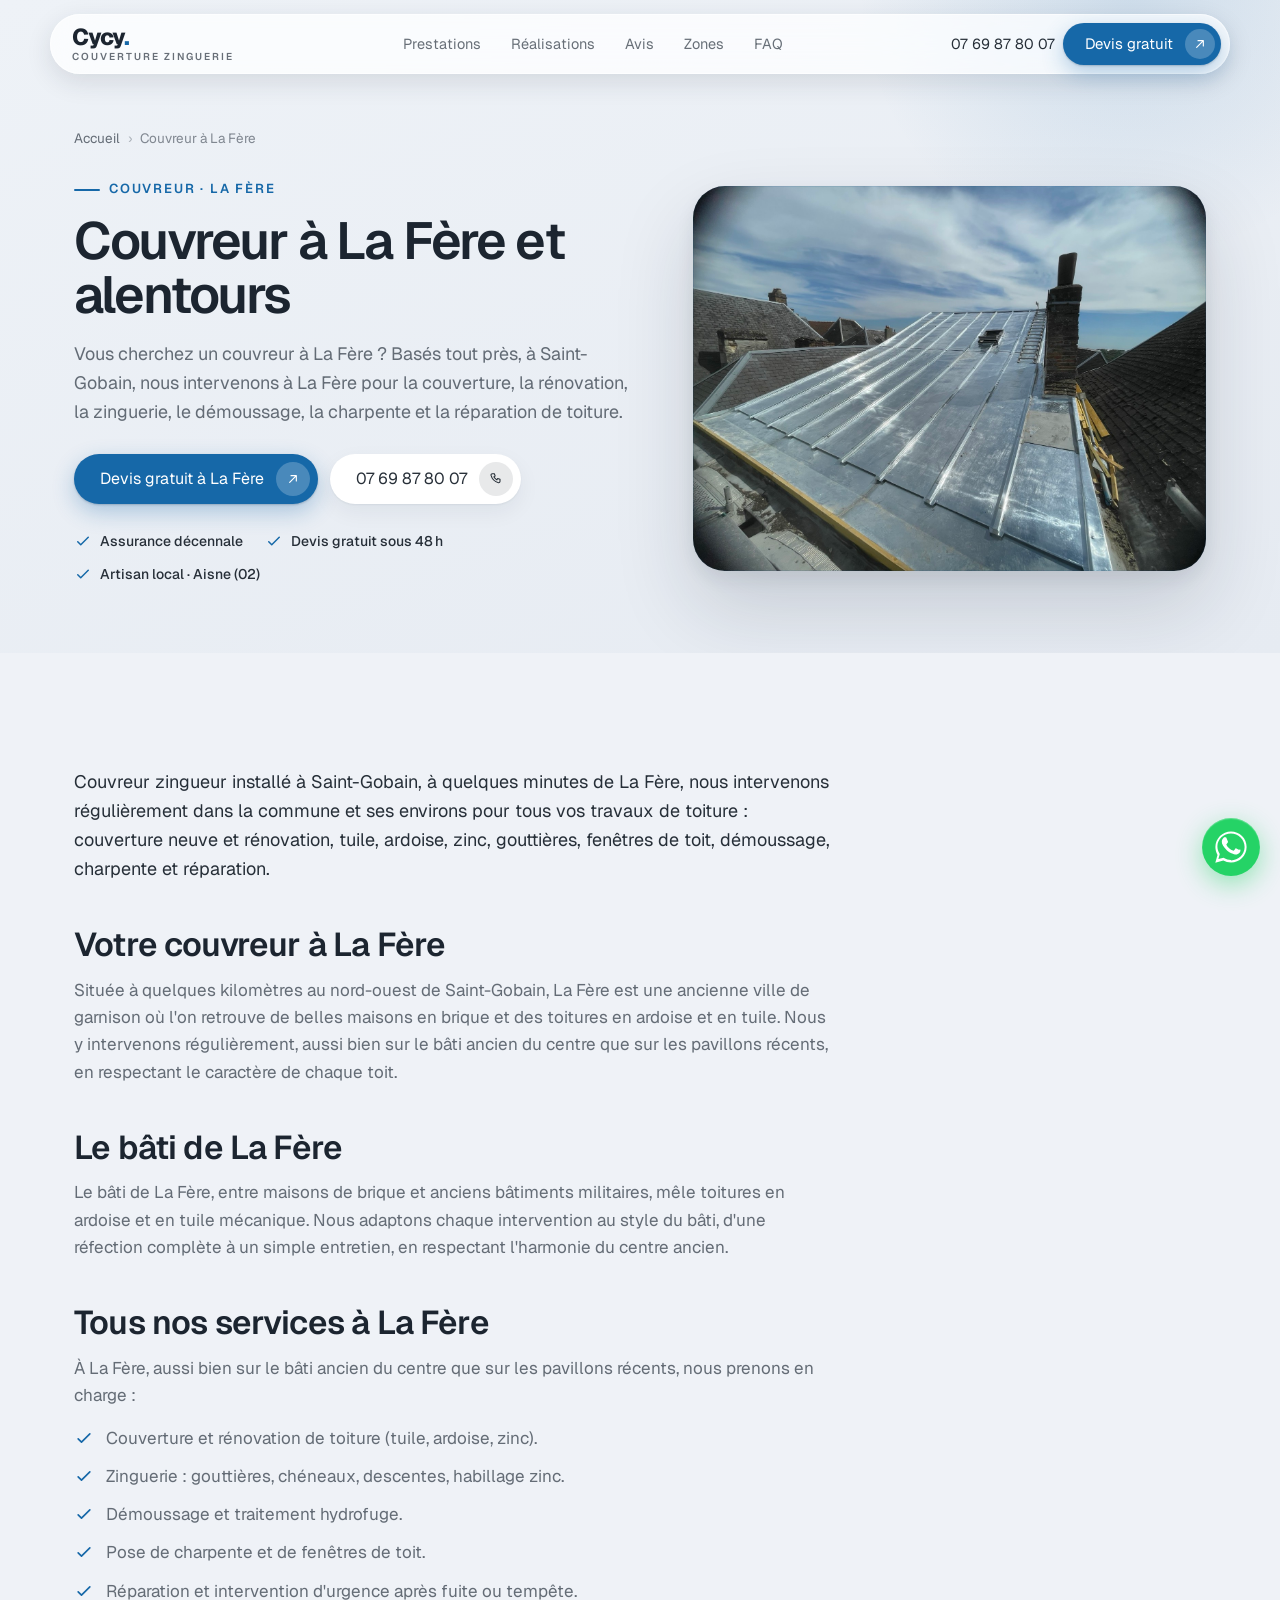
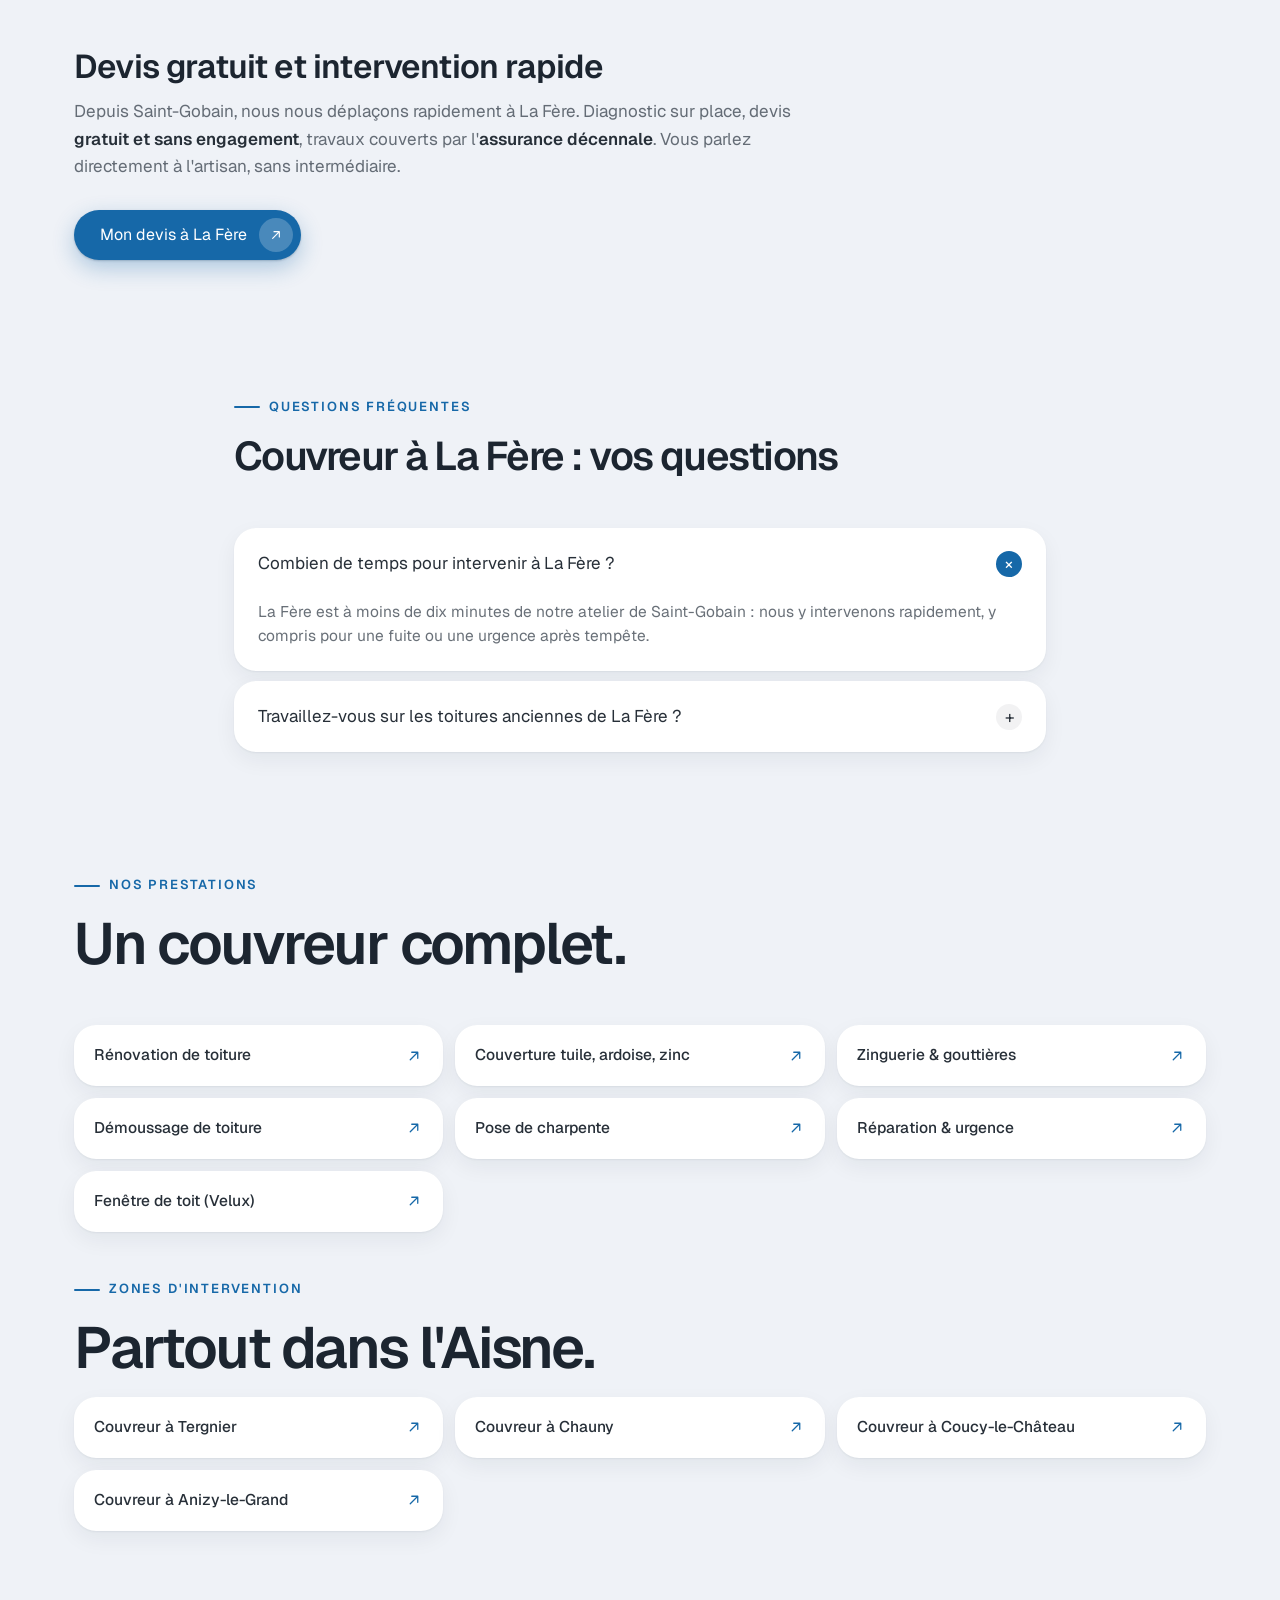
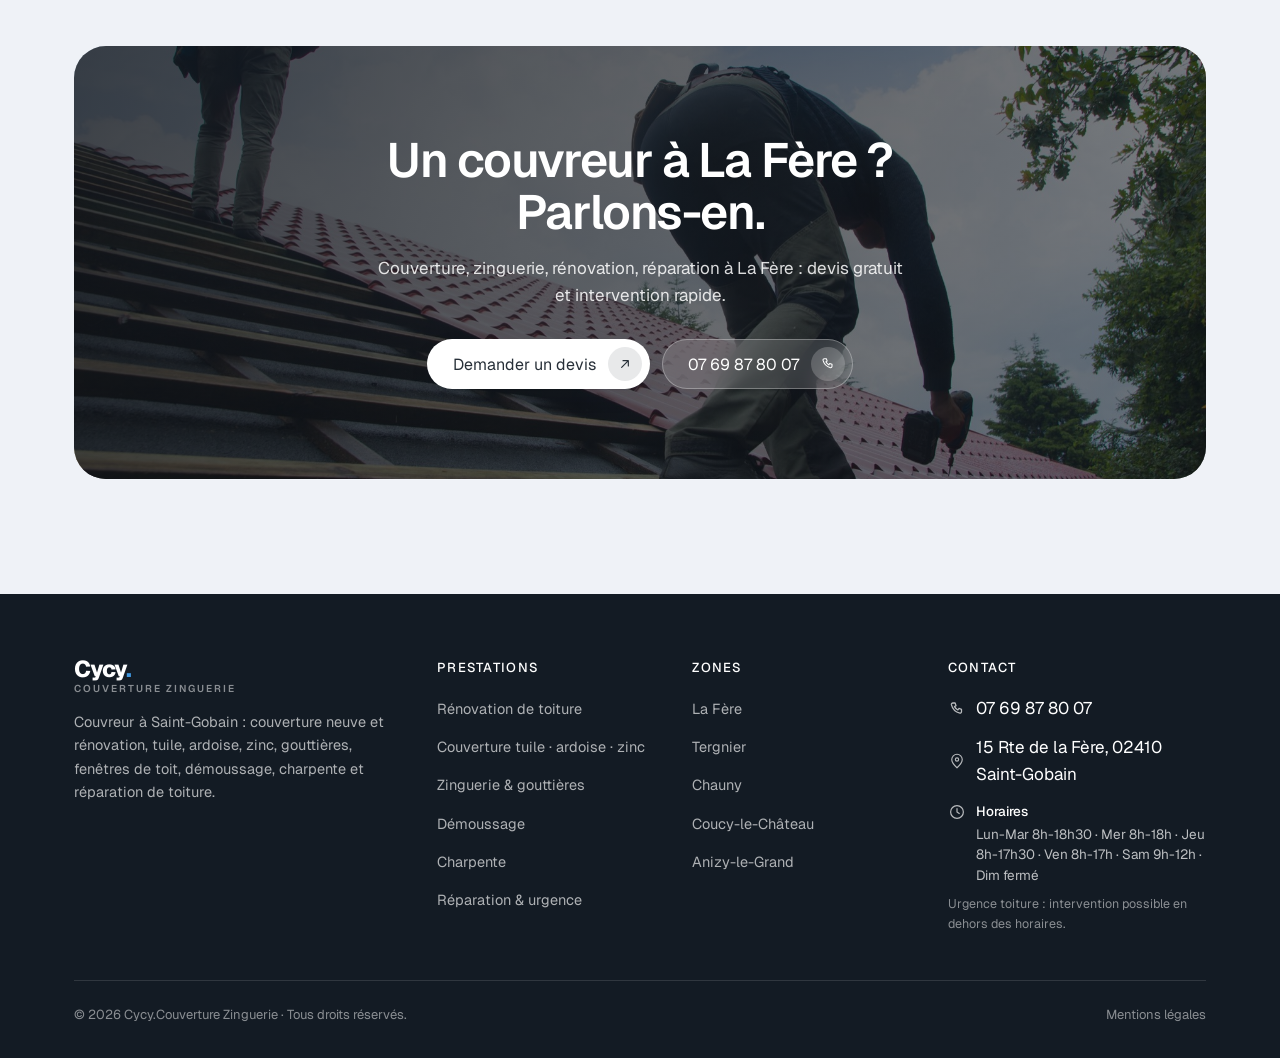
<file: couvreur-la-fere.html>
<!DOCTYPE html>
<html lang="fr">
<head>
<meta charset="UTF-8" />
<meta name="viewport" content="width=device-width, initial-scale=1" />
<title>Couvreur à La Fère (02) | Cycy Couverture Zinguerie</title>
<meta name="description" content="Couvreur zingueur à La Fère (Aisne) : couverture, rénovation, zinguerie, démoussage, charpente et réparation de toiture. Devis gratuit, intervention rapide. ☎ 07 69 87 80 07" />
<meta name="robots" content="index, follow, max-image-preview:large" />
<link rel="canonical" href="https://cycycouverture.fr/couvreur-la-fere" />
<meta name="geo.region" content="FR-02" />
<meta name="geo.placename" content="Saint-Gobain, Aisne" />
<meta name="geo.position" content="49.5847;3.3806" />
<meta property="og:type" content="article" />
<meta property="og:locale" content="fr_FR" />
<meta property="og:site_name" content="Cycy.Couverture Zinguerie" />
<meta property="og:title" content="Couvreur à La Fère et alentours" />
<meta property="og:description" content="Couvreur zingueur à La Fère (Aisne) : couverture, rénovation, zinguerie, démoussage, charpente et réparation de toiture. Devis gratuit, intervention rapide. ☎ 07 69 87 80 07" />
<meta property="og:url" content="https://cycycouverture.fr/couvreur-la-fere" />
<meta property="og:image" content="https://cycycouverture.fr/assets/og.jpg" />
<link rel="icon" type="image/svg+xml" href="assets/favicon.svg" />
<meta name="theme-color" content="#1668a8" />
<link rel="preconnect" href="https://fonts.googleapis.com" />
<link rel="preconnect" href="https://fonts.gstatic.com" crossorigin />
<link rel="stylesheet" href="https://fonts.googleapis.com/css2?family=Geist:wght@400;500;600;700;800&display=swap" />
<link rel="stylesheet" href="assets/styles.css?v=20260722g" />
<script type="application/ld+json">
{"@context":"https://schema.org","@type":"BreadcrumbList","itemListElement":[{"@type":"ListItem","position":1,"name":"Accueil","item":"https://cycycouverture.fr/"},{"@type":"ListItem","position":2,"name":"Couvreur à La Fère","item":"https://cycycouverture.fr/couvreur-la-fere"}]}
</script>
<script type="application/ld+json">
{"@context": "https://schema.org", "@type": "Service", "name": "Couvreur à La Fère", "serviceType": "Couverture, zinguerie et réparation de toiture", "provider": {"@type": ["RoofingContractor", "HomeAndConstructionBusiness", "LocalBusiness"], "@id": "https://cycycouverture.fr/#business", "name": "Cycy.Couverture Zinguerie", "url": "https://cycycouverture.fr/", "telephone": "+33769878007"}, "areaServed": {"@type": "City", "name": "La Fère"}, "url": "https://cycycouverture.fr/couvreur-la-fere"}
</script>
<script type="application/ld+json">
{"@context": "https://schema.org", "@type": "FAQPage", "mainEntity": [{"@type": "Question", "name": "Combien de temps pour intervenir à La Fère ?", "acceptedAnswer": {"@type": "Answer", "text": "La Fère est à moins de dix minutes de notre atelier de Saint-Gobain : nous y intervenons rapidement, y compris pour une fuite ou une urgence après tempête."}}, {"@type": "Question", "name": "Travaillez-vous sur les toitures anciennes de La Fère ?", "acceptedAnswer": {"@type": "Answer", "text": "Oui. Le centre ancien de La Fère compte de belles toitures en ardoise et en tuile mécanique ; nous les rénovons et réparons dans le respect du bâti."}}]}
</script>
<noscript><style>.reveal{opacity:1!important;transform:none!important}</style></noscript>
</head>
<body>
<div class="nav-shell">
  <nav class="nav" aria-label="Navigation principale">
    <a href="/" class="brand" aria-label="Cycy.Couverture Zinguerie, accueil">
      
      <span class="brand-txt"><b>Cycy<i class="dot">.</i></b><span class="bd">Couverture Zinguerie</span></span>
    </a>
    <div class="nav-links">
      <a href="/#prestations">Prestations</a>
      <a href="/#realisations">Réalisations</a>
      <a href="/#avis">Avis</a>
      <a href="/#zones">Zones</a>
      <a href="/#faq">FAQ</a>
    </div>
    <div class="nav-cta">
      <a href="tel:+33769878007" class="nav-phone">07 69 87 80 07</a>
      <a href="/#devis" class="btn btn-dark">Devis gratuit<span class="arrow"><svg viewBox="0 0 24 24" fill="none"><path d="M7 17 17 7M9 7h8v8" stroke="#fff" stroke-width="1.7" stroke-linecap="round" stroke-linejoin="round"/></svg></span></a>
    </div>
    <button class="nav-toggle" aria-label="Ouvrir le menu"><span></span></button>
  </nav>
</div>
<div class="mobile-menu" aria-hidden="true">
  <a href="/#prestations">Prestations</a>
  <a href="/#realisations">Réalisations</a>
  <a href="/#avis">Avis clients</a>
  <a href="/#zones">Zones d'intervention</a>
  <a href="/#faq">FAQ</a>
  <a href="tel:+33769878007" class="btn btn-light btn-block">07 69 87 80 07<span class="arrow"><svg viewBox="0 0 24 24" fill="none"><path d="M6.5 4h3l1.2 3.5-2 1.3a11 11 0 0 0 4.5 4.5l1.3-2 3.5 1.2v3a2 2 0 0 1-2.2 2A15.5 15.5 0 0 1 4.5 6.2 2 2 0 0 1 6.5 4Z" stroke="currentColor" stroke-width="1.6" stroke-linejoin="round"/></svg></span></a>
  <a href="/#devis" class="btn btn-dark btn-block">Demander un devis<span class="arrow"><svg viewBox="0 0 24 24" fill="none"><path d="M7 17 17 7M9 7h8v8" stroke="#fff" stroke-width="1.7" stroke-linecap="round" stroke-linejoin="round"/></svg></span></a>
</div>
<main>
<header class="page-hero">
  <div class="wrap">
    <nav class="crumb" aria-label="Fil d'ariane"><a href="/">Accueil</a><span>›</span>Couvreur à La Fère</nav>
    <div class="page-hero-grid">
      <div class="page-hero-copy">
    <span class="eyebrow">Couvreur · La Fère</span>
    <h1 style="margin-top:14px">Couvreur à La Fère et alentours</h1>
    <p class="lead">Vous cherchez un couvreur à La Fère ? Basés tout près, à Saint-Gobain, nous intervenons à La Fère pour la couverture, la rénovation, la zinguerie, le démoussage, la charpente et la réparation de toiture.</p>
    <div class="hero-cta">
      <a href="/#devis" class="btn btn-dark btn-lg">Devis gratuit à La Fère<span class="arrow"><svg viewBox="0 0 24 24" fill="none"><path d="M7 17 17 7M9 7h8v8" stroke="#fff" stroke-width="1.7" stroke-linecap="round" stroke-linejoin="round"/></svg></span></a>
      <a href="tel:+33769878007" class="btn btn-light btn-lg">07 69 87 80 07<span class="arrow"><svg viewBox="0 0 24 24" fill="none"><path d="M6.5 4h3l1.2 3.5-2 1.3a11 11 0 0 0 4.5 4.5l1.3-2 3.5 1.2v3a2 2 0 0 1-2.2 2A15.5 15.5 0 0 1 4.5 6.2 2 2 0 0 1 6.5 4Z" stroke="currentColor" stroke-width="1.6" stroke-linejoin="round"/></svg></span></a>
    </div>
        <ul class="hero-trust">
          <li><svg viewBox="0 0 24 24" fill="none"><path d="m5 13 4 4L19 7" stroke="currentColor" stroke-width="2" stroke-linecap="round" stroke-linejoin="round"/></svg> Assurance décennale</li>
          <li><svg viewBox="0 0 24 24" fill="none"><path d="m5 13 4 4L19 7" stroke="currentColor" stroke-width="2" stroke-linecap="round" stroke-linejoin="round"/></svg> Devis gratuit sous 48 h</li>
          <li><svg viewBox="0 0 24 24" fill="none"><path d="m5 13 4 4L19 7" stroke="currentColor" stroke-width="2" stroke-linecap="round" stroke-linejoin="round"/></svg> Artisan local · Aisne (02)</li>
        </ul>
      </div>
      <figure class="page-hero-media"><img src="assets/real-01.jpg" width="1500" height="1125" alt="Toiture réalisée par Cycy Couverture, couvreur intervenant à La Fère" fetchpriority="high" /></figure>
    </div>
  </div>
</header>
<section class="section-pad">
  <div class="wrap">
    <article class="prose reveal">
      <p>Couvreur zingueur installé à Saint-Gobain, à quelques minutes de La Fère, nous intervenons régulièrement dans la commune et ses environs pour tous vos travaux de toiture : couverture neuve et rénovation, tuile, ardoise, zinc, gouttières, fenêtres de toit, démoussage, charpente et réparation.</p>
      <h2>Votre couvreur à La Fère</h2>
      <p>Située à quelques kilomètres au nord-ouest de Saint-Gobain, La Fère est une ancienne ville de garnison où l'on retrouve de belles maisons en brique et des toitures en ardoise et en tuile. Nous y intervenons régulièrement, aussi bien sur le bâti ancien du centre que sur les pavillons récents, en respectant le caractère de chaque toit.</p>
      <h2>Le bâti de La Fère</h2>
      <p>Le bâti de La Fère, entre maisons de brique et anciens bâtiments militaires, mêle toitures en ardoise et en tuile mécanique. Nous adaptons chaque intervention au style du bâti, d'une réfection complète à un simple entretien, en respectant l'harmonie du centre ancien.</p>
      <h2>Tous nos services à La Fère</h2>
      <p>À La Fère, aussi bien sur le bâti ancien du centre que sur les pavillons récents, nous prenons en charge :</p>
      <ul class="bullets">
        <li><svg viewBox="0 0 24 24" fill="none"><path d="m5 13 4 4L19 7" stroke="currentColor" stroke-width="2" stroke-linecap="round" stroke-linejoin="round"/></svg><span>Couverture et rénovation de toiture (tuile, ardoise, zinc).</span></li>
        <li><svg viewBox="0 0 24 24" fill="none"><path d="m5 13 4 4L19 7" stroke="currentColor" stroke-width="2" stroke-linecap="round" stroke-linejoin="round"/></svg><span>Zinguerie : gouttières, chéneaux, descentes, habillage zinc.</span></li>
        <li><svg viewBox="0 0 24 24" fill="none"><path d="m5 13 4 4L19 7" stroke="currentColor" stroke-width="2" stroke-linecap="round" stroke-linejoin="round"/></svg><span>Démoussage et traitement hydrofuge.</span></li>
        <li><svg viewBox="0 0 24 24" fill="none"><path d="m5 13 4 4L19 7" stroke="currentColor" stroke-width="2" stroke-linecap="round" stroke-linejoin="round"/></svg><span>Pose de charpente et de fenêtres de toit.</span></li>
        <li><svg viewBox="0 0 24 24" fill="none"><path d="m5 13 4 4L19 7" stroke="currentColor" stroke-width="2" stroke-linecap="round" stroke-linejoin="round"/></svg><span>Réparation et intervention d'urgence après fuite ou tempête.</span></li>
      </ul>
      <h2>Devis gratuit et intervention rapide</h2>
      <p>Depuis Saint-Gobain, nous nous déplaçons rapidement à La Fère. Diagnostic sur place, devis <strong>gratuit et sans engagement</strong>, travaux couverts par l'<strong>assurance décennale</strong>. Vous parlez directement à l'artisan, sans intermédiaire.</p>
      <p class="cta-line"><a href="/#devis" class="btn btn-dark btn-lg">Mon devis à La Fère<span class="arrow"><svg viewBox="0 0 24 24" fill="none"><path d="M7 17 17 7M9 7h8v8" stroke="#fff" stroke-width="1.7" stroke-linecap="round" stroke-linejoin="round"/></svg></span></a></p>
    </article>
  </div>
</section>
<section class="section-pad" style="padding-top:0">
  <div class="wrap" style="max-width:860px">
    <div class="sec-head reveal"><span class="eyebrow">Questions fréquentes</span><h2 class="h-section" style="font-size:clamp(26px,4vw,40px)">Couvreur à La Fère : vos questions</h2></div>
    <div class="faq reveal" style="margin-top:26px">
      <details open><summary>Combien de temps pour intervenir à La Fère ?<span class="pm">+</span></summary><div class="ans">La Fère est à moins de dix minutes de notre atelier de Saint-Gobain : nous y intervenons rapidement, y compris pour une fuite ou une urgence après tempête.</div></details>
      <details><summary>Travaillez-vous sur les toitures anciennes de La Fère ?<span class="pm">+</span></summary><div class="ans">Oui. Le centre ancien de La Fère compte de belles toitures en ardoise et en tuile mécanique ; nous les rénovons et réparons dans le respect du bâti.</div></details>
    </div>
  </div>
</section>

<section class="section-pad" style="padding-top:0">
  <div class="wrap">
    <div class="sec-head reveal"><span class="eyebrow">Nos prestations</span><h2 class="h-section">Un couvreur complet.</h2></div>
    <div class="links-band reveal">
      <a class="link-card" href="/renovation-toiture">Rénovation de toiture<svg viewBox="0 0 24 24" fill="none"><path d="M7 17 17 7M9 7h8v8" stroke="currentColor" stroke-width="1.7" stroke-linecap="round" stroke-linejoin="round"/></svg></a>
      <a class="link-card" href="/couverture-tuile-ardoise-zinc">Couverture tuile, ardoise, zinc<svg viewBox="0 0 24 24" fill="none"><path d="M7 17 17 7M9 7h8v8" stroke="currentColor" stroke-width="1.7" stroke-linecap="round" stroke-linejoin="round"/></svg></a>
      <a class="link-card" href="/zinguerie-gouttieres">Zinguerie &amp; gouttières<svg viewBox="0 0 24 24" fill="none"><path d="M7 17 17 7M9 7h8v8" stroke="currentColor" stroke-width="1.7" stroke-linecap="round" stroke-linejoin="round"/></svg></a>
      <a class="link-card" href="/demoussage-toiture">Démoussage de toiture<svg viewBox="0 0 24 24" fill="none"><path d="M7 17 17 7M9 7h8v8" stroke="currentColor" stroke-width="1.7" stroke-linecap="round" stroke-linejoin="round"/></svg></a>
      <a class="link-card" href="/charpente">Pose de charpente<svg viewBox="0 0 24 24" fill="none"><path d="M7 17 17 7M9 7h8v8" stroke="currentColor" stroke-width="1.7" stroke-linecap="round" stroke-linejoin="round"/></svg></a>
      <a class="link-card" href="/reparation-toiture">Réparation &amp; urgence<svg viewBox="0 0 24 24" fill="none"><path d="M7 17 17 7M9 7h8v8" stroke="currentColor" stroke-width="1.7" stroke-linecap="round" stroke-linejoin="round"/></svg></a>
      <a class="link-card" href="/fenetre-de-toit">Fenêtre de toit (Velux)<svg viewBox="0 0 24 24" fill="none"><path d="M7 17 17 7M9 7h8v8" stroke="currentColor" stroke-width="1.7" stroke-linecap="round" stroke-linejoin="round"/></svg></a>
    </div>
    <div class="sec-head reveal" style="margin-top:40px;margin-bottom:20px"><span class="eyebrow">Zones d'intervention</span><h2 class="h-section">Partout dans l'Aisne.</h2></div>
    <div class="links-band reveal">
      <a class="link-card" href="/couvreur-tergnier">Couvreur à Tergnier<svg viewBox="0 0 24 24" fill="none"><path d="M7 17 17 7M9 7h8v8" stroke="currentColor" stroke-width="1.7" stroke-linecap="round" stroke-linejoin="round"/></svg></a>
      <a class="link-card" href="/couvreur-chauny">Couvreur à Chauny<svg viewBox="0 0 24 24" fill="none"><path d="M7 17 17 7M9 7h8v8" stroke="currentColor" stroke-width="1.7" stroke-linecap="round" stroke-linejoin="round"/></svg></a>
      <a class="link-card" href="/couvreur-coucy-le-chateau">Couvreur à Coucy-le-Château<svg viewBox="0 0 24 24" fill="none"><path d="M7 17 17 7M9 7h8v8" stroke="currentColor" stroke-width="1.7" stroke-linecap="round" stroke-linejoin="round"/></svg></a>
      <a class="link-card" href="/couvreur-anizy">Couvreur à Anizy-le-Grand<svg viewBox="0 0 24 24" fill="none"><path d="M7 17 17 7M9 7h8v8" stroke="currentColor" stroke-width="1.7" stroke-linecap="round" stroke-linejoin="round"/></svg></a>
    </div>
  </div>
</section>
<section class="section-pad" style="padding-top:0">
  <div class="wrap">
    <div class="cta-inner reveal">
      <img width="1200" height="800" src="assets/cta-toiture.jpg" alt="" aria-hidden="true" />
      <h2>Un couvreur à La Fère ?<br>Parlons-en.</h2>
      <p>Couverture, zinguerie, rénovation, réparation à La Fère : devis gratuit et intervention rapide.</p>
      <div class="cta-actions">
        <a href="/#devis" class="btn btn-light btn-lg">Demander un devis<span class="arrow"><svg viewBox="0 0 24 24" fill="none"><path d="M7 17 17 7M9 7h8v8" stroke="currentColor" stroke-width="1.7" stroke-linecap="round" stroke-linejoin="round"/></svg></span></a>
        <a href="tel:+33769878007" class="btn btn-glass btn-lg">07 69 87 80 07<span class="arrow"><svg viewBox="0 0 24 24" fill="none"><path d="M6.5 4h3l1.2 3.5-2 1.3a11 11 0 0 0 4.5 4.5l1.3-2 3.5 1.2v3a2 2 0 0 1-2.2 2A15.5 15.5 0 0 1 4.5 6.2 2 2 0 0 1 6.5 4Z" stroke="currentColor" stroke-width="1.6" stroke-linejoin="round"/></svg></span></a>
      </div>
    </div>
  </div>
</section>
</main>

<footer class="footer">
  <div class="wrap">
    <div class="footer-grid">
      <div>
        <div class="brand"><span class="brand-txt"><b>Cycy<i class="dot">.</i></b><span class="bd">Couverture Zinguerie</span></span></div>
        <p>Couvreur à Saint-Gobain : couverture neuve et rénovation, tuile, ardoise, zinc, gouttières, fenêtres de toit, démoussage, charpente et réparation de toiture.</p>
      </div>
      <div><h4>Prestations</h4><ul>
        <li><a href="/renovation-toiture">Rénovation de toiture</a></li>
        <li><a href="/couverture-tuile-ardoise-zinc">Couverture tuile · ardoise · zinc</a></li>
        <li><a href="/zinguerie-gouttieres">Zinguerie &amp; gouttières</a></li>
        <li><a href="/demoussage-toiture">Démoussage</a></li>
        <li><a href="/charpente">Charpente</a></li>
        <li><a href="/reparation-toiture">Réparation &amp; urgence</a></li>
      </ul></div>
      <div><h4>Zones</h4><ul>
        <li><a href="/couvreur-la-fere">La Fère</a></li>
        <li><a href="/couvreur-tergnier">Tergnier</a></li>
        <li><a href="/couvreur-chauny">Chauny</a></li>
        <li><a href="/couvreur-coucy-le-chateau">Coucy-le-Château</a></li>
        <li><a href="/couvreur-anizy">Anizy-le-Grand</a></li>
      </ul></div>
      <div class="fcontact"><h4>Contact</h4>
        <a href="tel:+33769878007"><svg viewBox="0 0 24 24" fill="none"><path d="M6.5 4h3l1.2 3.5-2 1.3a11 11 0 0 0 4.5 4.5l1.3-2 3.5 1.2v3a2 2 0 0 1-2.2 2A15.5 15.5 0 0 1 4.5 6.2 2 2 0 0 1 6.5 4Z" stroke="currentColor" stroke-width="1.7" stroke-linejoin="round"/></svg>07 69 87 80 07</a>
        <a href="https://www.google.com/maps/search/?api=1&query=15+Rte+de+la+F%C3%A8re+02410+Saint-Gobain" target="_blank" rel="noopener noreferrer"><svg viewBox="0 0 24 24" fill="none"><path d="M12 21s7-6.3 7-11a7 7 0 1 0-14 0c0 4.7 7 11 7 11Z" stroke="currentColor" stroke-width="1.5"/><circle cx="12" cy="10" r="2.2" stroke="currentColor" stroke-width="1.5"/></svg>15 Rte de la Fère, 02410 Saint-Gobain</a>
        <div class="fhours"><svg viewBox="0 0 24 24" fill="none"><circle cx="12" cy="12" r="8.5" stroke="currentColor" stroke-width="1.6"/><path d="M12 7.5V12l3 2" stroke="currentColor" stroke-width="1.6" stroke-linecap="round" stroke-linejoin="round"/></svg><span><b>Horaires</b>Lun-Mar 8h-18h30 · Mer 8h-18h · Jeu 8h-17h30 · Ven 8h-17h · Sam 9h-12h · Dim fermé</span></div>
        <p class="furgence">Urgence toiture : intervention possible en dehors des horaires.</p>
      </div>
    </div>
    <div class="footer-bottom">
      <span>© <span id="year">2026</span> Cycy.Couverture Zinguerie · Tous droits réservés.</span>
      <span><a href="/mentions-legales">Mentions légales</a></span>
    </div>
  </div>
</footer>

<a class="wa-fab" href="https://wa.me/33769878007?text=Bonjour%2C%20je%20souhaite%20un%20devis%20couvreur%20%C3%A0%20La%20F%C3%A8re." target="_blank" rel="noopener noreferrer" aria-label="Contacter sur WhatsApp">
  <svg viewBox="0 0 32 32" fill="#fff" aria-hidden="true"><path d="M16 .4C7.4.4.4 7.4.4 16c0 2.8.7 5.5 2.1 7.9L.3 31.7l8-2.1c2.3 1.3 4.9 1.9 7.6 1.9h.1c8.6 0 15.6-7 15.6-15.6 0-4.2-1.6-8.1-4.6-11C24.1 2 20.2.4 16 .4zm0 28.5h-.1c-2.4 0-4.8-.7-6.9-1.9l-.5-.3-5.1 1.3 1.4-5-.3-.5c-1.4-2.2-2.1-4.7-2.1-7.3C2.4 8.5 8.5 2.5 16 2.5c3.6 0 7 1.4 9.6 4 2.6 2.6 4 6 4 9.6-.1 7.4-6.1 13.3-13.6 13.3zm8.5-9.9c-.5-.2-2.8-1.4-3.2-1.5-.4-.2-.7-.2-1 .2-.3.5-1.2 1.5-1.4 1.7-.3.3-.5.3-1 .1-.5-.2-2-.7-3.8-2.3-1.4-1.2-2.3-2.8-2.6-3.3-.3-.5 0-.7.2-1 .2-.2.5-.5.7-.8.2-.3.3-.5.5-.8.2-.3.1-.6 0-.8-.1-.2-1-2.5-1.4-3.4-.4-.9-.8-.8-1-.8h-.9c-.3 0-.8.1-1.2.6-.4.5-1.6 1.5-1.6 3.8s1.6 4.4 1.9 4.7c.2.3 3.2 4.9 7.7 6.8 1.1.5 1.9.8 2.6 1 1.1.3 2.1.3 2.9.2.9-.1 2.8-1.1 3.2-2.3.4-1.1.4-2.1.3-2.3-.1-.2-.4-.3-.9-.5z"/></svg>
</a>
<div class="callbar">
  <a href="tel:+33769878007" class="call"><svg viewBox="0 0 24 24" fill="none"><path d="M6.5 4h3l1.2 3.5-2 1.3a11 11 0 0 0 4.5 4.5l1.3-2 3.5 1.2v3a2 2 0 0 1-2.2 2A15.5 15.5 0 0 1 4.5 6.2 2 2 0 0 1 6.5 4Z" stroke="currentColor" stroke-width="1.7" stroke-linejoin="round"/></svg>Appeler</a>
  <a href="/#devis" class="quote"><svg viewBox="0 0 24 24" fill="none"><path d="M7 17 17 7M9 7h8v8" stroke="#fff" stroke-width="1.7" stroke-linecap="round" stroke-linejoin="round"/></svg>Devis gratuit</a>
</div>

<script src="assets/script.js?v=20260722g"></script>
</body>
</html>
</file>
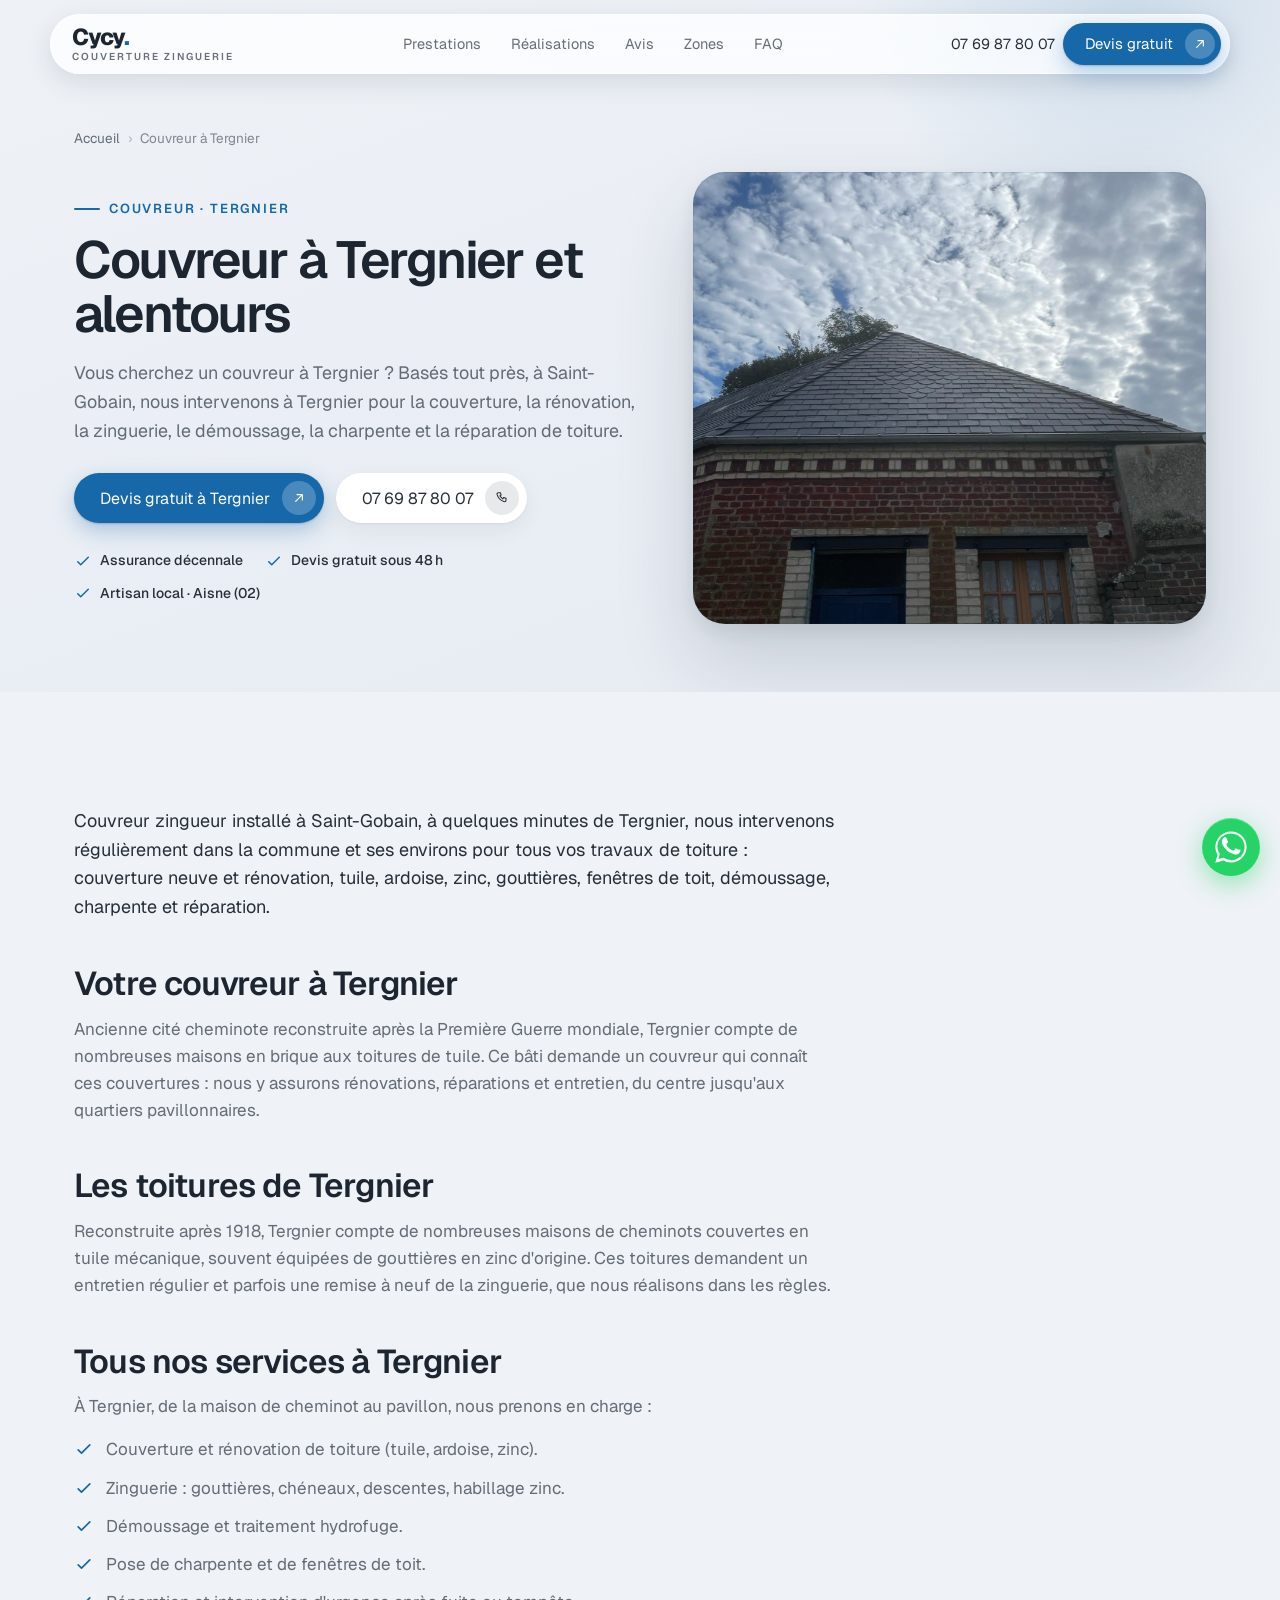
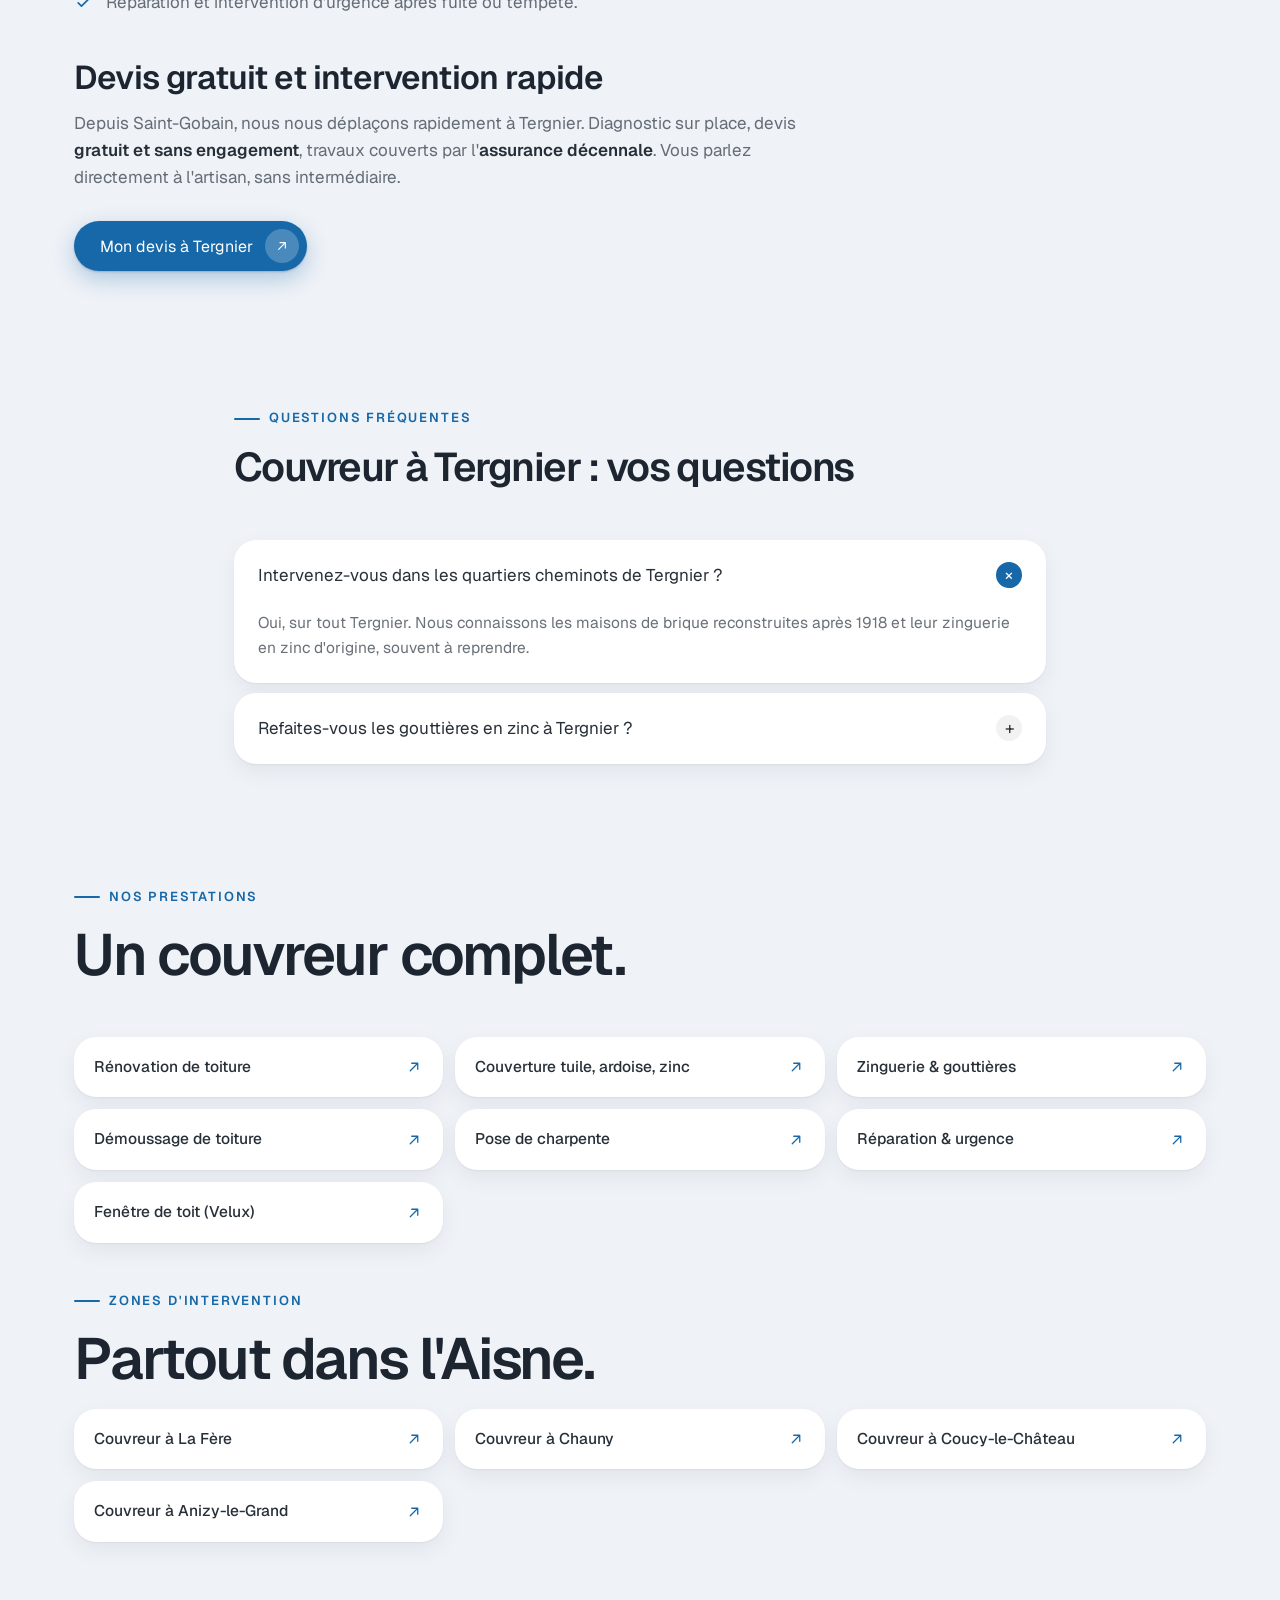
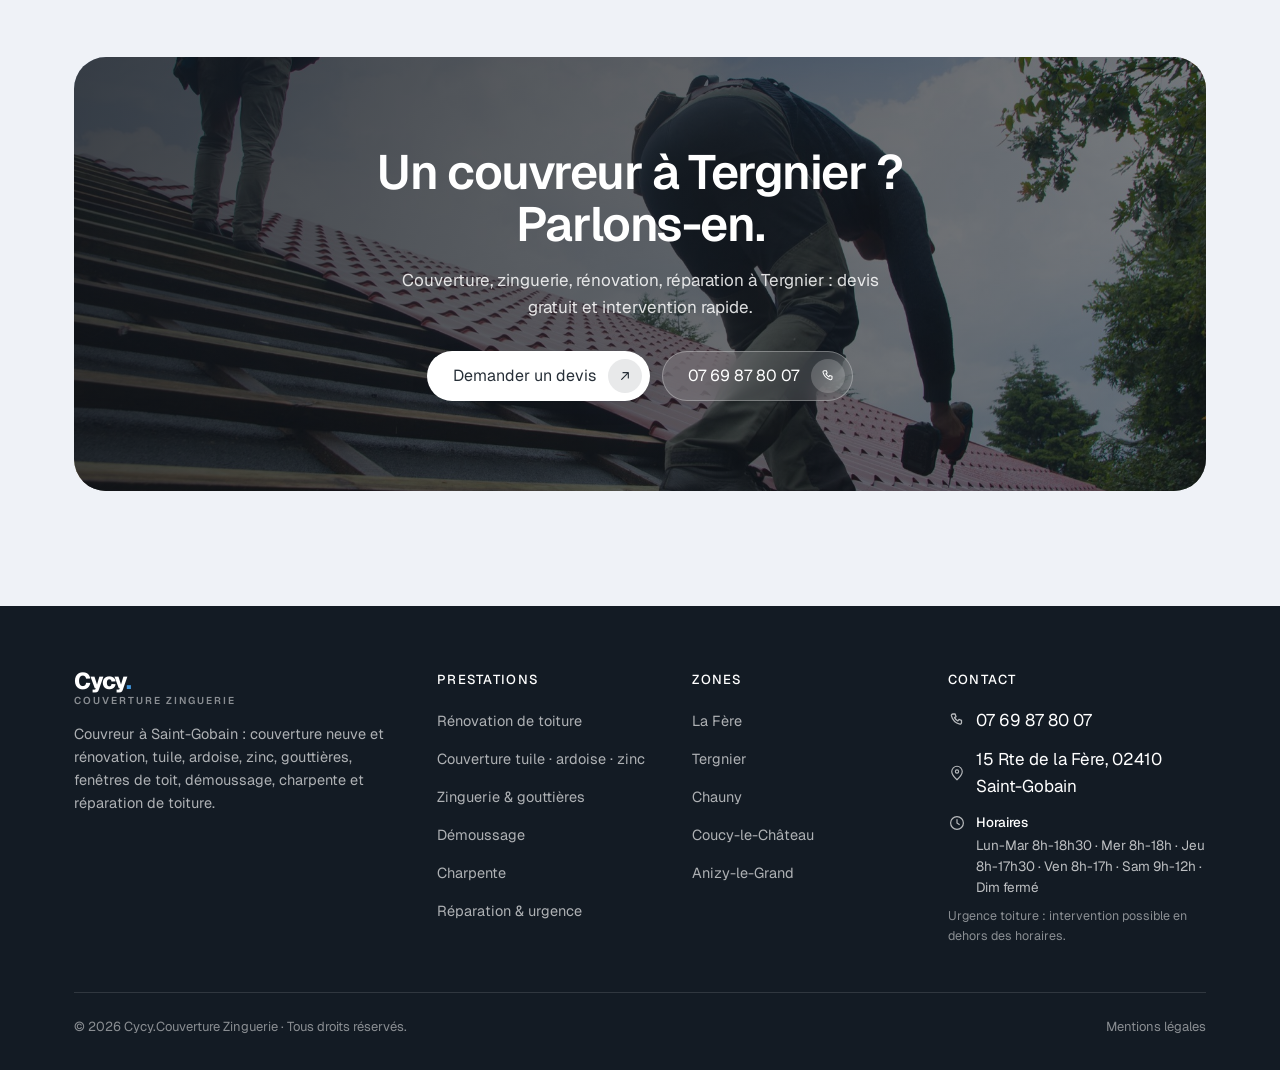
<file: couvreur-tergnier.html>
<!DOCTYPE html>
<html lang="fr">
<head>
<meta charset="UTF-8" />
<meta name="viewport" content="width=device-width, initial-scale=1" />
<title>Couvreur à Tergnier (02) | Cycy Couverture Zinguerie</title>
<meta name="description" content="Couvreur zingueur à Tergnier (Aisne) : couverture, rénovation, zinguerie, démoussage, charpente et réparation de toiture. Devis gratuit, intervention rapide. ☎ 07 69 87 80 07" />
<meta name="robots" content="index, follow, max-image-preview:large" />
<link rel="canonical" href="https://cycycouverture.fr/couvreur-tergnier" />
<meta name="geo.region" content="FR-02" />
<meta name="geo.placename" content="Saint-Gobain, Aisne" />
<meta name="geo.position" content="49.5847;3.3806" />
<meta property="og:type" content="article" />
<meta property="og:locale" content="fr_FR" />
<meta property="og:site_name" content="Cycy.Couverture Zinguerie" />
<meta property="og:title" content="Couvreur à Tergnier et alentours" />
<meta property="og:description" content="Couvreur zingueur à Tergnier (Aisne) : couverture, rénovation, zinguerie, démoussage, charpente et réparation de toiture. Devis gratuit, intervention rapide. ☎ 07 69 87 80 07" />
<meta property="og:url" content="https://cycycouverture.fr/couvreur-tergnier" />
<meta property="og:image" content="https://cycycouverture.fr/assets/og.jpg" />
<link rel="icon" type="image/svg+xml" href="assets/favicon.svg" />
<meta name="theme-color" content="#1668a8" />
<link rel="preconnect" href="https://fonts.googleapis.com" />
<link rel="preconnect" href="https://fonts.gstatic.com" crossorigin />
<link rel="stylesheet" href="https://fonts.googleapis.com/css2?family=Geist:wght@400;500;600;700;800&display=swap" />
<link rel="stylesheet" href="assets/styles.css?v=20260722g" />
<script type="application/ld+json">
{"@context":"https://schema.org","@type":"BreadcrumbList","itemListElement":[{"@type":"ListItem","position":1,"name":"Accueil","item":"https://cycycouverture.fr/"},{"@type":"ListItem","position":2,"name":"Couvreur à Tergnier","item":"https://cycycouverture.fr/couvreur-tergnier"}]}
</script>
<script type="application/ld+json">
{"@context": "https://schema.org", "@type": "Service", "name": "Couvreur à Tergnier", "serviceType": "Couverture, zinguerie et réparation de toiture", "provider": {"@type": ["RoofingContractor", "HomeAndConstructionBusiness", "LocalBusiness"], "@id": "https://cycycouverture.fr/#business", "name": "Cycy.Couverture Zinguerie", "url": "https://cycycouverture.fr/", "telephone": "+33769878007"}, "areaServed": {"@type": "City", "name": "Tergnier"}, "url": "https://cycycouverture.fr/couvreur-tergnier"}
</script>
<script type="application/ld+json">
{"@context": "https://schema.org", "@type": "FAQPage", "mainEntity": [{"@type": "Question", "name": "Intervenez-vous dans les quartiers cheminots de Tergnier ?", "acceptedAnswer": {"@type": "Answer", "text": "Oui, sur tout Tergnier. Nous connaissons les maisons de brique reconstruites après 1918 et leur zinguerie en zinc d'origine, souvent à reprendre."}}, {"@type": "Question", "name": "Refaites-vous les gouttières en zinc à Tergnier ?", "acceptedAnswer": {"@type": "Answer", "text": "Bien sûr : gouttières, chéneaux et descentes en zinc font partie de nos spécialités, en remplacement à l'identique ou en rénovation complète."}}]}
</script>
<noscript><style>.reveal{opacity:1!important;transform:none!important}</style></noscript>
</head>
<body>
<div class="nav-shell">
  <nav class="nav" aria-label="Navigation principale">
    <a href="/" class="brand" aria-label="Cycy.Couverture Zinguerie, accueil">
      
      <span class="brand-txt"><b>Cycy<i class="dot">.</i></b><span class="bd">Couverture Zinguerie</span></span>
    </a>
    <div class="nav-links">
      <a href="/#prestations">Prestations</a>
      <a href="/#realisations">Réalisations</a>
      <a href="/#avis">Avis</a>
      <a href="/#zones">Zones</a>
      <a href="/#faq">FAQ</a>
    </div>
    <div class="nav-cta">
      <a href="tel:+33769878007" class="nav-phone">07 69 87 80 07</a>
      <a href="/#devis" class="btn btn-dark">Devis gratuit<span class="arrow"><svg viewBox="0 0 24 24" fill="none"><path d="M7 17 17 7M9 7h8v8" stroke="#fff" stroke-width="1.7" stroke-linecap="round" stroke-linejoin="round"/></svg></span></a>
    </div>
    <button class="nav-toggle" aria-label="Ouvrir le menu"><span></span></button>
  </nav>
</div>
<div class="mobile-menu" aria-hidden="true">
  <a href="/#prestations">Prestations</a>
  <a href="/#realisations">Réalisations</a>
  <a href="/#avis">Avis clients</a>
  <a href="/#zones">Zones d'intervention</a>
  <a href="/#faq">FAQ</a>
  <a href="tel:+33769878007" class="btn btn-light btn-block">07 69 87 80 07<span class="arrow"><svg viewBox="0 0 24 24" fill="none"><path d="M6.5 4h3l1.2 3.5-2 1.3a11 11 0 0 0 4.5 4.5l1.3-2 3.5 1.2v3a2 2 0 0 1-2.2 2A15.5 15.5 0 0 1 4.5 6.2 2 2 0 0 1 6.5 4Z" stroke="currentColor" stroke-width="1.6" stroke-linejoin="round"/></svg></span></a>
  <a href="/#devis" class="btn btn-dark btn-block">Demander un devis<span class="arrow"><svg viewBox="0 0 24 24" fill="none"><path d="M7 17 17 7M9 7h8v8" stroke="#fff" stroke-width="1.7" stroke-linecap="round" stroke-linejoin="round"/></svg></span></a>
</div>
<main>
<header class="page-hero">
  <div class="wrap">
    <nav class="crumb" aria-label="Fil d'ariane"><a href="/">Accueil</a><span>›</span>Couvreur à Tergnier</nav>
    <div class="page-hero-grid">
      <div class="page-hero-copy">
    <span class="eyebrow">Couvreur · Tergnier</span>
    <h1 style="margin-top:14px">Couvreur à Tergnier et alentours</h1>
    <p class="lead">Vous cherchez un couvreur à Tergnier ? Basés tout près, à Saint-Gobain, nous intervenons à Tergnier pour la couverture, la rénovation, la zinguerie, le démoussage, la charpente et la réparation de toiture.</p>
    <div class="hero-cta">
      <a href="/#devis" class="btn btn-dark btn-lg">Devis gratuit à Tergnier<span class="arrow"><svg viewBox="0 0 24 24" fill="none"><path d="M7 17 17 7M9 7h8v8" stroke="#fff" stroke-width="1.7" stroke-linecap="round" stroke-linejoin="round"/></svg></span></a>
      <a href="tel:+33769878007" class="btn btn-light btn-lg">07 69 87 80 07<span class="arrow"><svg viewBox="0 0 24 24" fill="none"><path d="M6.5 4h3l1.2 3.5-2 1.3a11 11 0 0 0 4.5 4.5l1.3-2 3.5 1.2v3a2 2 0 0 1-2.2 2A15.5 15.5 0 0 1 4.5 6.2 2 2 0 0 1 6.5 4Z" stroke="currentColor" stroke-width="1.6" stroke-linejoin="round"/></svg></span></a>
    </div>
        <ul class="hero-trust">
          <li><svg viewBox="0 0 24 24" fill="none"><path d="m5 13 4 4L19 7" stroke="currentColor" stroke-width="2" stroke-linecap="round" stroke-linejoin="round"/></svg> Assurance décennale</li>
          <li><svg viewBox="0 0 24 24" fill="none"><path d="m5 13 4 4L19 7" stroke="currentColor" stroke-width="2" stroke-linecap="round" stroke-linejoin="round"/></svg> Devis gratuit sous 48 h</li>
          <li><svg viewBox="0 0 24 24" fill="none"><path d="m5 13 4 4L19 7" stroke="currentColor" stroke-width="2" stroke-linecap="round" stroke-linejoin="round"/></svg> Artisan local · Aisne (02)</li>
        </ul>
      </div>
      <figure class="page-hero-media"><img src="assets/real-02.jpg" width="1150" height="862" alt="Toiture réalisée par Cycy Couverture, couvreur intervenant à Tergnier" fetchpriority="high" /></figure>
    </div>
  </div>
</header>
<section class="section-pad">
  <div class="wrap">
    <article class="prose reveal">
      <p>Couvreur zingueur installé à Saint-Gobain, à quelques minutes de Tergnier, nous intervenons régulièrement dans la commune et ses environs pour tous vos travaux de toiture : couverture neuve et rénovation, tuile, ardoise, zinc, gouttières, fenêtres de toit, démoussage, charpente et réparation.</p>
      <h2>Votre couvreur à Tergnier</h2>
      <p>Ancienne cité cheminote reconstruite après la Première Guerre mondiale, Tergnier compte de nombreuses maisons en brique aux toitures de tuile. Ce bâti demande un couvreur qui connaît ces couvertures : nous y assurons rénovations, réparations et entretien, du centre jusqu'aux quartiers pavillonnaires.</p>
      <h2>Les toitures de Tergnier</h2>
      <p>Reconstruite après 1918, Tergnier compte de nombreuses maisons de cheminots couvertes en tuile mécanique, souvent équipées de gouttières en zinc d'origine. Ces toitures demandent un entretien régulier et parfois une remise à neuf de la zinguerie, que nous réalisons dans les règles.</p>
      <h2>Tous nos services à Tergnier</h2>
      <p>À Tergnier, de la maison de cheminot au pavillon, nous prenons en charge :</p>
      <ul class="bullets">
        <li><svg viewBox="0 0 24 24" fill="none"><path d="m5 13 4 4L19 7" stroke="currentColor" stroke-width="2" stroke-linecap="round" stroke-linejoin="round"/></svg><span>Couverture et rénovation de toiture (tuile, ardoise, zinc).</span></li>
        <li><svg viewBox="0 0 24 24" fill="none"><path d="m5 13 4 4L19 7" stroke="currentColor" stroke-width="2" stroke-linecap="round" stroke-linejoin="round"/></svg><span>Zinguerie : gouttières, chéneaux, descentes, habillage zinc.</span></li>
        <li><svg viewBox="0 0 24 24" fill="none"><path d="m5 13 4 4L19 7" stroke="currentColor" stroke-width="2" stroke-linecap="round" stroke-linejoin="round"/></svg><span>Démoussage et traitement hydrofuge.</span></li>
        <li><svg viewBox="0 0 24 24" fill="none"><path d="m5 13 4 4L19 7" stroke="currentColor" stroke-width="2" stroke-linecap="round" stroke-linejoin="round"/></svg><span>Pose de charpente et de fenêtres de toit.</span></li>
        <li><svg viewBox="0 0 24 24" fill="none"><path d="m5 13 4 4L19 7" stroke="currentColor" stroke-width="2" stroke-linecap="round" stroke-linejoin="round"/></svg><span>Réparation et intervention d'urgence après fuite ou tempête.</span></li>
      </ul>
      <h2>Devis gratuit et intervention rapide</h2>
      <p>Depuis Saint-Gobain, nous nous déplaçons rapidement à Tergnier. Diagnostic sur place, devis <strong>gratuit et sans engagement</strong>, travaux couverts par l'<strong>assurance décennale</strong>. Vous parlez directement à l'artisan, sans intermédiaire.</p>
      <p class="cta-line"><a href="/#devis" class="btn btn-dark btn-lg">Mon devis à Tergnier<span class="arrow"><svg viewBox="0 0 24 24" fill="none"><path d="M7 17 17 7M9 7h8v8" stroke="#fff" stroke-width="1.7" stroke-linecap="round" stroke-linejoin="round"/></svg></span></a></p>
    </article>
  </div>
</section>
<section class="section-pad" style="padding-top:0">
  <div class="wrap" style="max-width:860px">
    <div class="sec-head reveal"><span class="eyebrow">Questions fréquentes</span><h2 class="h-section" style="font-size:clamp(26px,4vw,40px)">Couvreur à Tergnier : vos questions</h2></div>
    <div class="faq reveal" style="margin-top:26px">
      <details open><summary>Intervenez-vous dans les quartiers cheminots de Tergnier ?<span class="pm">+</span></summary><div class="ans">Oui, sur tout Tergnier. Nous connaissons les maisons de brique reconstruites après 1918 et leur zinguerie en zinc d'origine, souvent à reprendre.</div></details>
      <details><summary>Refaites-vous les gouttières en zinc à Tergnier ?<span class="pm">+</span></summary><div class="ans">Bien sûr : gouttières, chéneaux et descentes en zinc font partie de nos spécialités, en remplacement à l'identique ou en rénovation complète.</div></details>
    </div>
  </div>
</section>

<section class="section-pad" style="padding-top:0">
  <div class="wrap">
    <div class="sec-head reveal"><span class="eyebrow">Nos prestations</span><h2 class="h-section">Un couvreur complet.</h2></div>
    <div class="links-band reveal">
      <a class="link-card" href="/renovation-toiture">Rénovation de toiture<svg viewBox="0 0 24 24" fill="none"><path d="M7 17 17 7M9 7h8v8" stroke="currentColor" stroke-width="1.7" stroke-linecap="round" stroke-linejoin="round"/></svg></a>
      <a class="link-card" href="/couverture-tuile-ardoise-zinc">Couverture tuile, ardoise, zinc<svg viewBox="0 0 24 24" fill="none"><path d="M7 17 17 7M9 7h8v8" stroke="currentColor" stroke-width="1.7" stroke-linecap="round" stroke-linejoin="round"/></svg></a>
      <a class="link-card" href="/zinguerie-gouttieres">Zinguerie &amp; gouttières<svg viewBox="0 0 24 24" fill="none"><path d="M7 17 17 7M9 7h8v8" stroke="currentColor" stroke-width="1.7" stroke-linecap="round" stroke-linejoin="round"/></svg></a>
      <a class="link-card" href="/demoussage-toiture">Démoussage de toiture<svg viewBox="0 0 24 24" fill="none"><path d="M7 17 17 7M9 7h8v8" stroke="currentColor" stroke-width="1.7" stroke-linecap="round" stroke-linejoin="round"/></svg></a>
      <a class="link-card" href="/charpente">Pose de charpente<svg viewBox="0 0 24 24" fill="none"><path d="M7 17 17 7M9 7h8v8" stroke="currentColor" stroke-width="1.7" stroke-linecap="round" stroke-linejoin="round"/></svg></a>
      <a class="link-card" href="/reparation-toiture">Réparation &amp; urgence<svg viewBox="0 0 24 24" fill="none"><path d="M7 17 17 7M9 7h8v8" stroke="currentColor" stroke-width="1.7" stroke-linecap="round" stroke-linejoin="round"/></svg></a>
      <a class="link-card" href="/fenetre-de-toit">Fenêtre de toit (Velux)<svg viewBox="0 0 24 24" fill="none"><path d="M7 17 17 7M9 7h8v8" stroke="currentColor" stroke-width="1.7" stroke-linecap="round" stroke-linejoin="round"/></svg></a>
    </div>
    <div class="sec-head reveal" style="margin-top:40px;margin-bottom:20px"><span class="eyebrow">Zones d'intervention</span><h2 class="h-section">Partout dans l'Aisne.</h2></div>
    <div class="links-band reveal">
      <a class="link-card" href="/couvreur-la-fere">Couvreur à La Fère<svg viewBox="0 0 24 24" fill="none"><path d="M7 17 17 7M9 7h8v8" stroke="currentColor" stroke-width="1.7" stroke-linecap="round" stroke-linejoin="round"/></svg></a>
      <a class="link-card" href="/couvreur-chauny">Couvreur à Chauny<svg viewBox="0 0 24 24" fill="none"><path d="M7 17 17 7M9 7h8v8" stroke="currentColor" stroke-width="1.7" stroke-linecap="round" stroke-linejoin="round"/></svg></a>
      <a class="link-card" href="/couvreur-coucy-le-chateau">Couvreur à Coucy-le-Château<svg viewBox="0 0 24 24" fill="none"><path d="M7 17 17 7M9 7h8v8" stroke="currentColor" stroke-width="1.7" stroke-linecap="round" stroke-linejoin="round"/></svg></a>
      <a class="link-card" href="/couvreur-anizy">Couvreur à Anizy-le-Grand<svg viewBox="0 0 24 24" fill="none"><path d="M7 17 17 7M9 7h8v8" stroke="currentColor" stroke-width="1.7" stroke-linecap="round" stroke-linejoin="round"/></svg></a>
    </div>
  </div>
</section>
<section class="section-pad" style="padding-top:0">
  <div class="wrap">
    <div class="cta-inner reveal">
      <img width="1200" height="800" src="assets/cta-toiture.jpg" alt="" aria-hidden="true" />
      <h2>Un couvreur à Tergnier ?<br>Parlons-en.</h2>
      <p>Couverture, zinguerie, rénovation, réparation à Tergnier : devis gratuit et intervention rapide.</p>
      <div class="cta-actions">
        <a href="/#devis" class="btn btn-light btn-lg">Demander un devis<span class="arrow"><svg viewBox="0 0 24 24" fill="none"><path d="M7 17 17 7M9 7h8v8" stroke="currentColor" stroke-width="1.7" stroke-linecap="round" stroke-linejoin="round"/></svg></span></a>
        <a href="tel:+33769878007" class="btn btn-glass btn-lg">07 69 87 80 07<span class="arrow"><svg viewBox="0 0 24 24" fill="none"><path d="M6.5 4h3l1.2 3.5-2 1.3a11 11 0 0 0 4.5 4.5l1.3-2 3.5 1.2v3a2 2 0 0 1-2.2 2A15.5 15.5 0 0 1 4.5 6.2 2 2 0 0 1 6.5 4Z" stroke="currentColor" stroke-width="1.6" stroke-linejoin="round"/></svg></span></a>
      </div>
    </div>
  </div>
</section>
</main>

<footer class="footer">
  <div class="wrap">
    <div class="footer-grid">
      <div>
        <div class="brand"><span class="brand-txt"><b>Cycy<i class="dot">.</i></b><span class="bd">Couverture Zinguerie</span></span></div>
        <p>Couvreur à Saint-Gobain : couverture neuve et rénovation, tuile, ardoise, zinc, gouttières, fenêtres de toit, démoussage, charpente et réparation de toiture.</p>
      </div>
      <div><h4>Prestations</h4><ul>
        <li><a href="/renovation-toiture">Rénovation de toiture</a></li>
        <li><a href="/couverture-tuile-ardoise-zinc">Couverture tuile · ardoise · zinc</a></li>
        <li><a href="/zinguerie-gouttieres">Zinguerie &amp; gouttières</a></li>
        <li><a href="/demoussage-toiture">Démoussage</a></li>
        <li><a href="/charpente">Charpente</a></li>
        <li><a href="/reparation-toiture">Réparation &amp; urgence</a></li>
      </ul></div>
      <div><h4>Zones</h4><ul>
        <li><a href="/couvreur-la-fere">La Fère</a></li>
        <li><a href="/couvreur-tergnier">Tergnier</a></li>
        <li><a href="/couvreur-chauny">Chauny</a></li>
        <li><a href="/couvreur-coucy-le-chateau">Coucy-le-Château</a></li>
        <li><a href="/couvreur-anizy">Anizy-le-Grand</a></li>
      </ul></div>
      <div class="fcontact"><h4>Contact</h4>
        <a href="tel:+33769878007"><svg viewBox="0 0 24 24" fill="none"><path d="M6.5 4h3l1.2 3.5-2 1.3a11 11 0 0 0 4.5 4.5l1.3-2 3.5 1.2v3a2 2 0 0 1-2.2 2A15.5 15.5 0 0 1 4.5 6.2 2 2 0 0 1 6.5 4Z" stroke="currentColor" stroke-width="1.7" stroke-linejoin="round"/></svg>07 69 87 80 07</a>
        <a href="https://www.google.com/maps/search/?api=1&query=15+Rte+de+la+F%C3%A8re+02410+Saint-Gobain" target="_blank" rel="noopener noreferrer"><svg viewBox="0 0 24 24" fill="none"><path d="M12 21s7-6.3 7-11a7 7 0 1 0-14 0c0 4.7 7 11 7 11Z" stroke="currentColor" stroke-width="1.5"/><circle cx="12" cy="10" r="2.2" stroke="currentColor" stroke-width="1.5"/></svg>15 Rte de la Fère, 02410 Saint-Gobain</a>
        <div class="fhours"><svg viewBox="0 0 24 24" fill="none"><circle cx="12" cy="12" r="8.5" stroke="currentColor" stroke-width="1.6"/><path d="M12 7.5V12l3 2" stroke="currentColor" stroke-width="1.6" stroke-linecap="round" stroke-linejoin="round"/></svg><span><b>Horaires</b>Lun-Mar 8h-18h30 · Mer 8h-18h · Jeu 8h-17h30 · Ven 8h-17h · Sam 9h-12h · Dim fermé</span></div>
        <p class="furgence">Urgence toiture : intervention possible en dehors des horaires.</p>
      </div>
    </div>
    <div class="footer-bottom">
      <span>© <span id="year">2026</span> Cycy.Couverture Zinguerie · Tous droits réservés.</span>
      <span><a href="/mentions-legales">Mentions légales</a></span>
    </div>
  </div>
</footer>

<a class="wa-fab" href="https://wa.me/33769878007?text=Bonjour%2C%20je%20souhaite%20un%20devis%20couvreur%20%C3%A0%20Tergnier." target="_blank" rel="noopener noreferrer" aria-label="Contacter sur WhatsApp">
  <svg viewBox="0 0 32 32" fill="#fff" aria-hidden="true"><path d="M16 .4C7.4.4.4 7.4.4 16c0 2.8.7 5.5 2.1 7.9L.3 31.7l8-2.1c2.3 1.3 4.9 1.9 7.6 1.9h.1c8.6 0 15.6-7 15.6-15.6 0-4.2-1.6-8.1-4.6-11C24.1 2 20.2.4 16 .4zm0 28.5h-.1c-2.4 0-4.8-.7-6.9-1.9l-.5-.3-5.1 1.3 1.4-5-.3-.5c-1.4-2.2-2.1-4.7-2.1-7.3C2.4 8.5 8.5 2.5 16 2.5c3.6 0 7 1.4 9.6 4 2.6 2.6 4 6 4 9.6-.1 7.4-6.1 13.3-13.6 13.3zm8.5-9.9c-.5-.2-2.8-1.4-3.2-1.5-.4-.2-.7-.2-1 .2-.3.5-1.2 1.5-1.4 1.7-.3.3-.5.3-1 .1-.5-.2-2-.7-3.8-2.3-1.4-1.2-2.3-2.8-2.6-3.3-.3-.5 0-.7.2-1 .2-.2.5-.5.7-.8.2-.3.3-.5.5-.8.2-.3.1-.6 0-.8-.1-.2-1-2.5-1.4-3.4-.4-.9-.8-.8-1-.8h-.9c-.3 0-.8.1-1.2.6-.4.5-1.6 1.5-1.6 3.8s1.6 4.4 1.9 4.7c.2.3 3.2 4.9 7.7 6.8 1.1.5 1.9.8 2.6 1 1.1.3 2.1.3 2.9.2.9-.1 2.8-1.1 3.2-2.3.4-1.1.4-2.1.3-2.3-.1-.2-.4-.3-.9-.5z"/></svg>
</a>
<div class="callbar">
  <a href="tel:+33769878007" class="call"><svg viewBox="0 0 24 24" fill="none"><path d="M6.5 4h3l1.2 3.5-2 1.3a11 11 0 0 0 4.5 4.5l1.3-2 3.5 1.2v3a2 2 0 0 1-2.2 2A15.5 15.5 0 0 1 4.5 6.2 2 2 0 0 1 6.5 4Z" stroke="currentColor" stroke-width="1.7" stroke-linejoin="round"/></svg>Appeler</a>
  <a href="/#devis" class="quote"><svg viewBox="0 0 24 24" fill="none"><path d="M7 17 17 7M9 7h8v8" stroke="#fff" stroke-width="1.7" stroke-linecap="round" stroke-linejoin="round"/></svg>Devis gratuit</a>
</div>

<script src="assets/script.js?v=20260722g"></script>
</body>
</html>
</file>
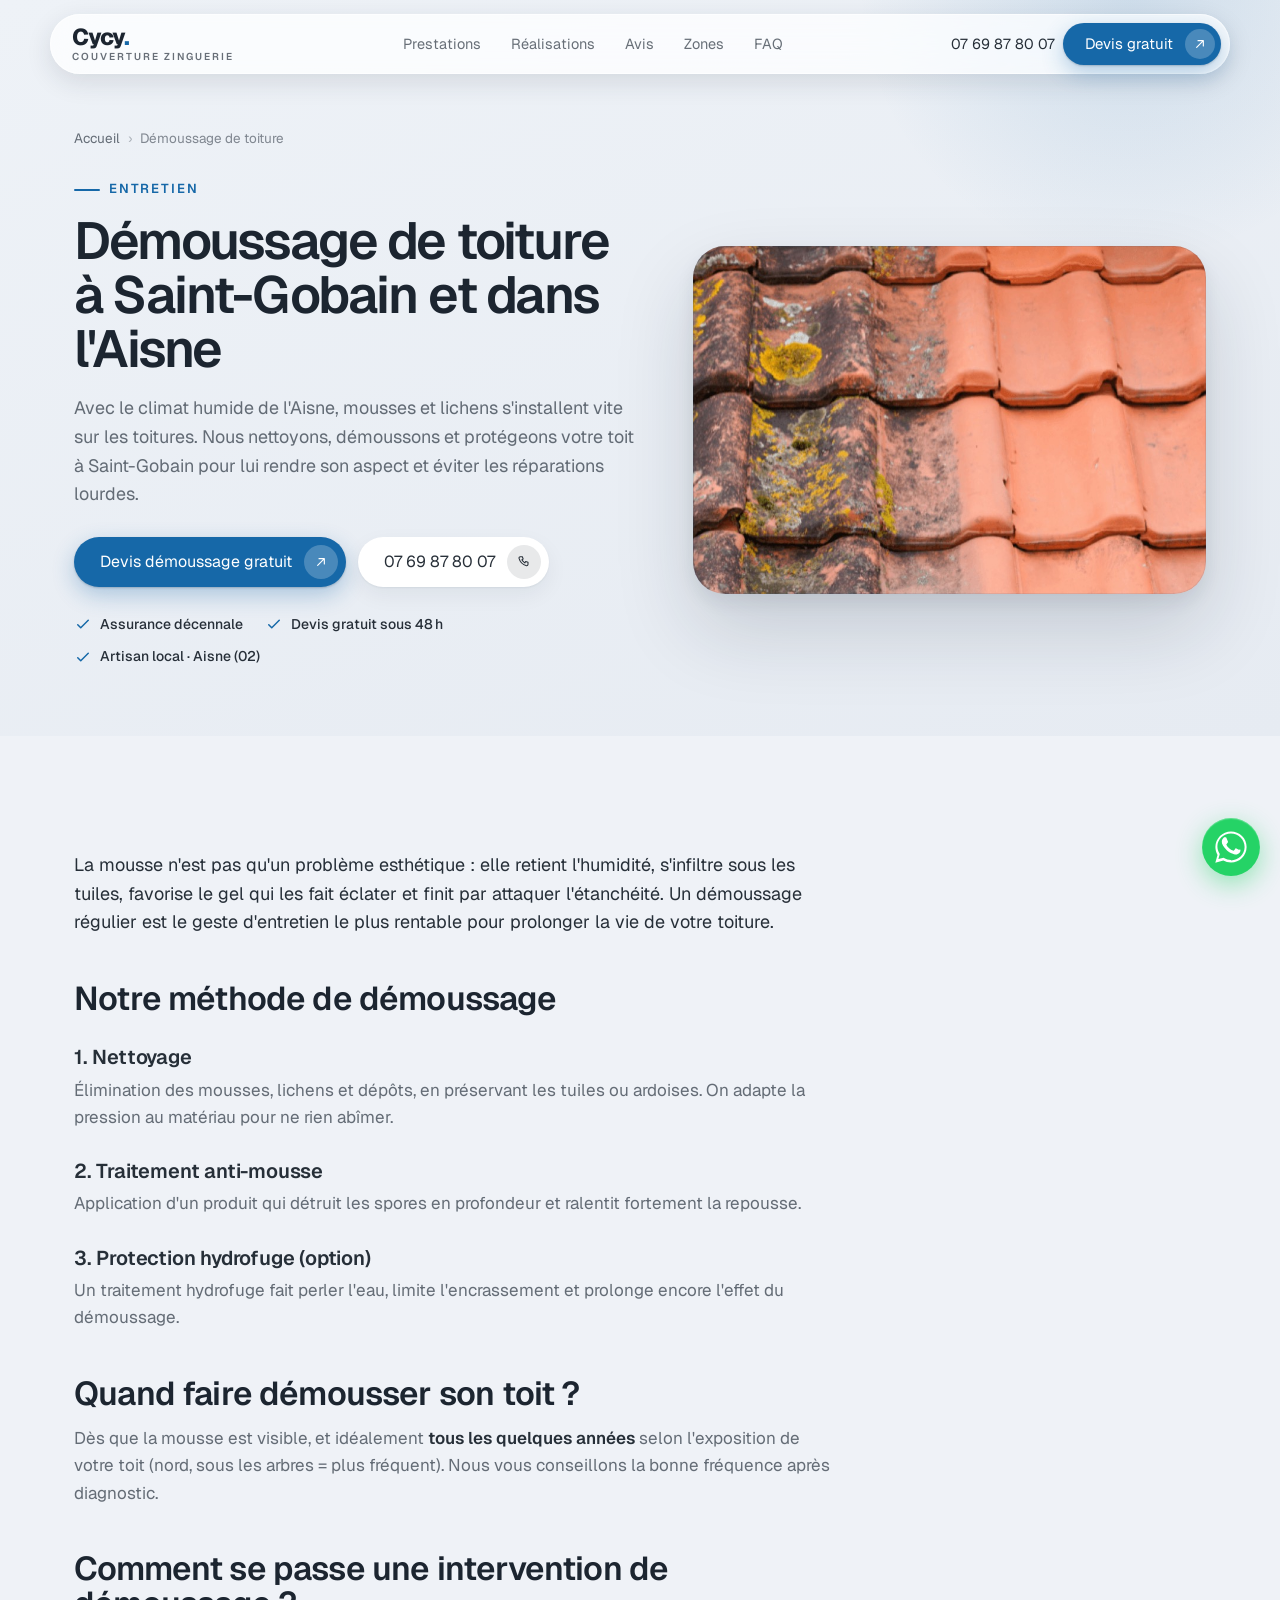
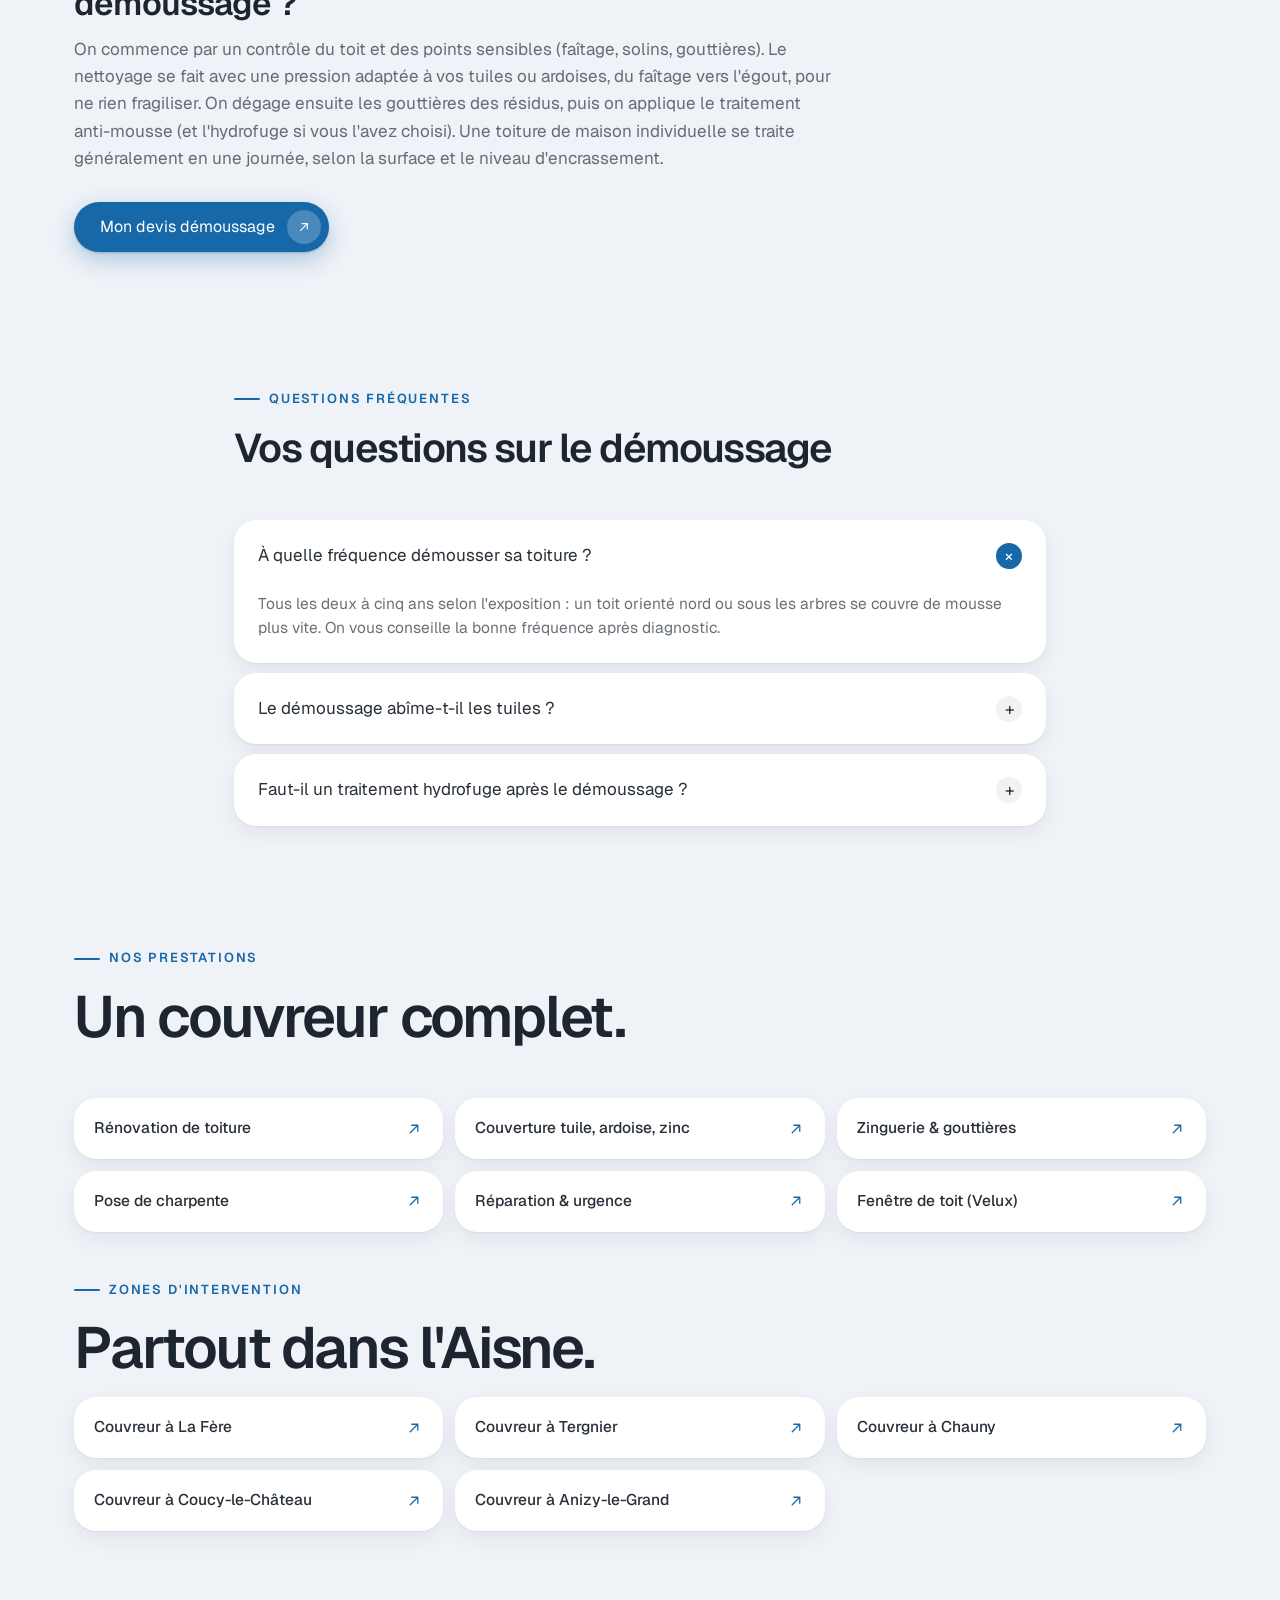
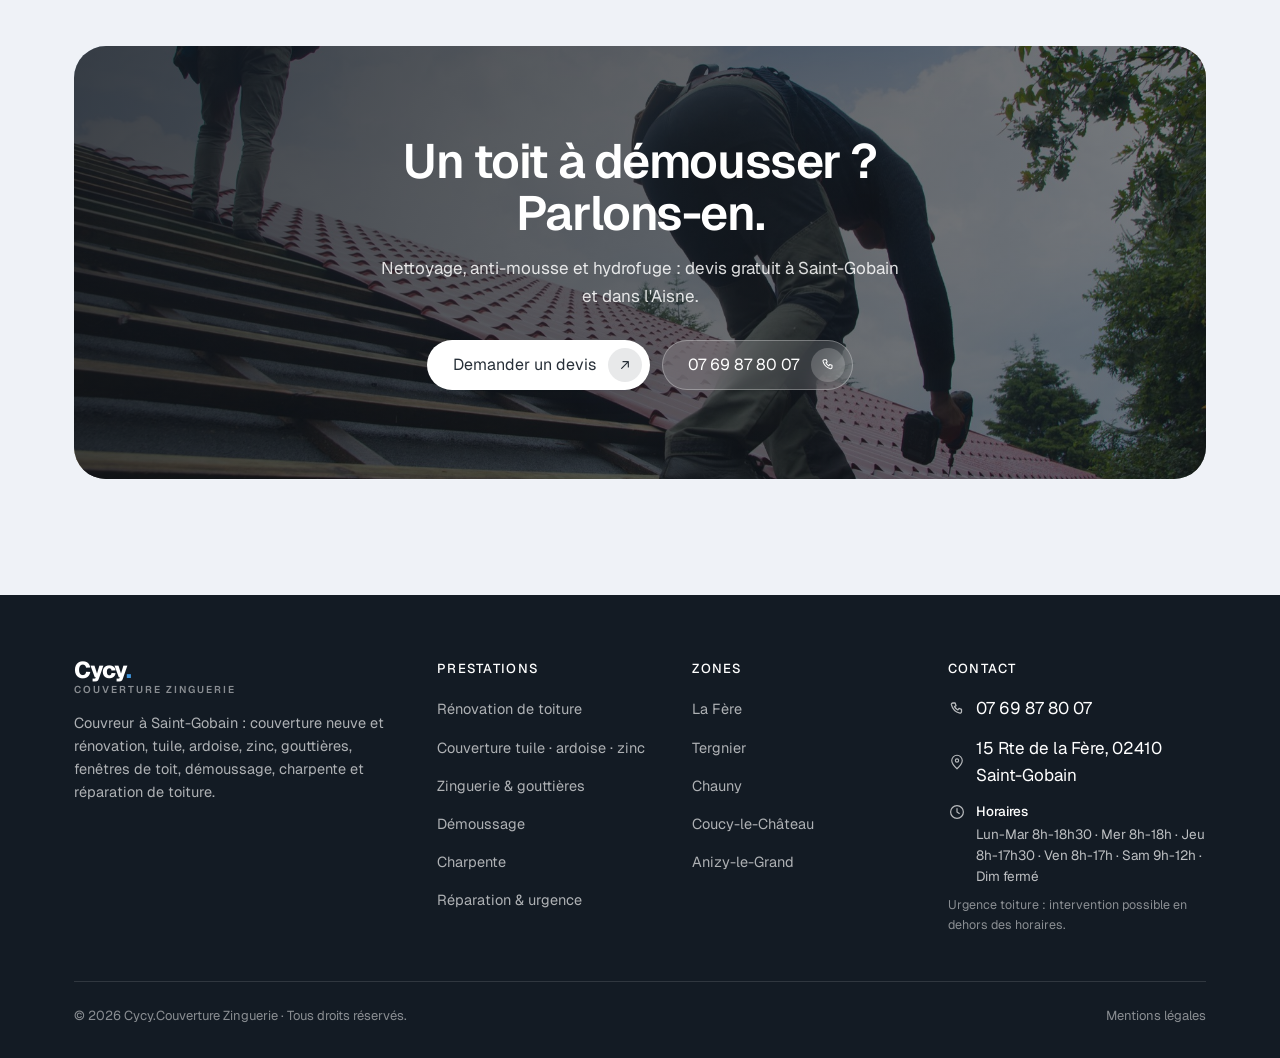
<file: demoussage-toiture.html>
<!DOCTYPE html>
<html lang="fr">
<head>
<meta charset="UTF-8" />
<meta name="viewport" content="width=device-width, initial-scale=1" />
<title>Démoussage de toiture à Saint-Gobain (02) | Cycy Couverture Zinguerie</title>
<meta name="description" content="Démoussage et traitement hydrofuge de toiture à Saint-Gobain et dans l'Aisne. Nettoyage, anti-mousse et protection pour prolonger la vie de votre toit. Devis gratuit. ☎ 07 69 87 80 07" />
<meta name="robots" content="index, follow, max-image-preview:large" />
<link rel="canonical" href="https://cycycouverture.fr/demoussage-toiture" />
<meta name="geo.region" content="FR-02" />
<meta name="geo.placename" content="Saint-Gobain, Aisne" />
<meta name="geo.position" content="49.5847;3.3806" />
<meta property="og:type" content="article" />
<meta property="og:locale" content="fr_FR" />
<meta property="og:site_name" content="Cycy.Couverture Zinguerie" />
<meta property="og:title" content="Démoussage de toiture à Saint-Gobain et dans l'Aisne" />
<meta property="og:description" content="Démoussage et traitement hydrofuge de toiture à Saint-Gobain et dans l'Aisne. Nettoyage, anti-mousse et protection pour prolonger la vie de votre toit. Devis gratuit. ☎ 07 69 87 80 07" />
<meta property="og:url" content="https://cycycouverture.fr/demoussage-toiture" />
<meta property="og:image" content="https://cycycouverture.fr/assets/og.jpg" />
<link rel="icon" type="image/svg+xml" href="assets/favicon.svg" />
<meta name="theme-color" content="#1668a8" />
<link rel="preconnect" href="https://fonts.googleapis.com" />
<link rel="preconnect" href="https://fonts.gstatic.com" crossorigin />
<link rel="stylesheet" href="https://fonts.googleapis.com/css2?family=Geist:wght@400;500;600;700;800&display=swap" />
<link rel="stylesheet" href="assets/styles.css?v=20260722g" />
<script type="application/ld+json">
{"@context":"https://schema.org","@type":"Service","name":"Démoussage de toiture","serviceType":"Nettoyage, démoussage et traitement hydrofuge","provider":{"@type":["RoofingContractor","HomeAndConstructionBusiness","LocalBusiness"],"@id":"https://cycycouverture.fr/#business","name":"Cycy.Couverture Zinguerie","url":"https://cycycouverture.fr/","telephone":"+33769878007"},"areaServed":[{"@type":"City","name":"Saint-Gobain"},{"@type":"City","name":"La Fère"},{"@type":"City","name":"Tergnier"},{"@type":"City","name":"Chauny"},{"@type":"City","name":"Coucy-le-Château"},{"@type":"City","name":"Anizy-le-Grand"},{"@type":"AdministrativeArea","name":"Aisne (02)"}],"url":"https://cycycouverture.fr/demoussage-toiture"}
</script>
<script type="application/ld+json">
{"@context":"https://schema.org","@type":"BreadcrumbList","itemListElement":[{"@type":"ListItem","position":1,"name":"Accueil","item":"https://cycycouverture.fr/"},{"@type":"ListItem","position":2,"name":"Démoussage de toiture","item":"https://cycycouverture.fr/demoussage-toiture"}]}
</script>
<script type="application/ld+json">
{"@context": "https://schema.org", "@type": "FAQPage", "mainEntity": [{"@type": "Question", "name": "À quelle fréquence démousser sa toiture ?", "acceptedAnswer": {"@type": "Answer", "text": "Tous les deux à cinq ans selon l'exposition : un toit orienté nord ou sous les arbres se couvre de mousse plus vite. On vous conseille la bonne fréquence après diagnostic."}}, {"@type": "Question", "name": "Le démoussage abîme-t-il les tuiles ?", "acceptedAnswer": {"@type": "Answer", "text": "Non, si la pression est adaptée au matériau. On règle le nettoyage selon vos tuiles ou ardoises pour ne rien fragiliser."}}, {"@type": "Question", "name": "Faut-il un traitement hydrofuge après le démoussage ?", "acceptedAnswer": {"@type": "Answer", "text": "C'est recommandé : l'hydrofuge fait perler l'eau, limite l'encrassement et prolonge nettement l'effet du démoussage."}}]}
</script>
<noscript><style>.reveal{opacity:1!important;transform:none!important}</style></noscript>
</head>
<body>
<div class="nav-shell">
  <nav class="nav" aria-label="Navigation principale">
    <a href="/" class="brand" aria-label="Cycy.Couverture Zinguerie, accueil">
      
      <span class="brand-txt"><b>Cycy<i class="dot">.</i></b><span class="bd">Couverture Zinguerie</span></span>
    </a>
    <div class="nav-links">
      <a href="/#prestations">Prestations</a>
      <a href="/#realisations">Réalisations</a>
      <a href="/#avis">Avis</a>
      <a href="/#zones">Zones</a>
      <a href="/#faq">FAQ</a>
    </div>
    <div class="nav-cta">
      <a href="tel:+33769878007" class="nav-phone">07 69 87 80 07</a>
      <a href="/#devis" class="btn btn-dark">Devis gratuit<span class="arrow"><svg viewBox="0 0 24 24" fill="none"><path d="M7 17 17 7M9 7h8v8" stroke="#fff" stroke-width="1.7" stroke-linecap="round" stroke-linejoin="round"/></svg></span></a>
    </div>
    <button class="nav-toggle" aria-label="Ouvrir le menu"><span></span></button>
  </nav>
</div>
<div class="mobile-menu" aria-hidden="true">
  <a href="/#prestations">Prestations</a>
  <a href="/#realisations">Réalisations</a>
  <a href="/#avis">Avis clients</a>
  <a href="/#zones">Zones d'intervention</a>
  <a href="/#faq">FAQ</a>
  <a href="tel:+33769878007" class="btn btn-light btn-block">07 69 87 80 07<span class="arrow"><svg viewBox="0 0 24 24" fill="none"><path d="M6.5 4h3l1.2 3.5-2 1.3a11 11 0 0 0 4.5 4.5l1.3-2 3.5 1.2v3a2 2 0 0 1-2.2 2A15.5 15.5 0 0 1 4.5 6.2 2 2 0 0 1 6.5 4Z" stroke="currentColor" stroke-width="1.6" stroke-linejoin="round"/></svg></span></a>
  <a href="/#devis" class="btn btn-dark btn-block">Demander un devis<span class="arrow"><svg viewBox="0 0 24 24" fill="none"><path d="M7 17 17 7M9 7h8v8" stroke="#fff" stroke-width="1.7" stroke-linecap="round" stroke-linejoin="round"/></svg></span></a>
</div>
<main>
<header class="page-hero">
  <div class="wrap">
    <nav class="crumb" aria-label="Fil d'ariane"><a href="/">Accueil</a><span>›</span>Démoussage de toiture</nav>
    <div class="page-hero-grid">
      <div class="page-hero-copy">
    <span class="eyebrow">Entretien</span>
    <h1 style="margin-top:14px">Démoussage de toiture à Saint-Gobain et dans l'Aisne</h1>
    <p class="lead">Avec le climat humide de l'Aisne, mousses et lichens s'installent vite sur les toitures. Nous nettoyons, démoussons et protégeons votre toit à Saint-Gobain pour lui rendre son aspect et éviter les réparations lourdes.</p>
    <div class="hero-cta">
      <a href="/?devis=demoussage#devis" class="btn btn-dark btn-lg">Devis démoussage gratuit<span class="arrow"><svg viewBox="0 0 24 24" fill="none"><path d="M7 17 17 7M9 7h8v8" stroke="#fff" stroke-width="1.7" stroke-linecap="round" stroke-linejoin="round"/></svg></span></a>
      <a href="tel:+33769878007" class="btn btn-light btn-lg">07 69 87 80 07<span class="arrow"><svg viewBox="0 0 24 24" fill="none"><path d="M6.5 4h3l1.2 3.5-2 1.3a11 11 0 0 0 4.5 4.5l1.3-2 3.5 1.2v3a2 2 0 0 1-2.2 2A15.5 15.5 0 0 1 4.5 6.2 2 2 0 0 1 6.5 4Z" stroke="currentColor" stroke-width="1.6" stroke-linejoin="round"/></svg></span></a>
    </div>
        <ul class="hero-trust">
          <li><svg viewBox="0 0 24 24" fill="none"><path d="m5 13 4 4L19 7" stroke="currentColor" stroke-width="2" stroke-linecap="round" stroke-linejoin="round"/></svg> Assurance décennale</li>
          <li><svg viewBox="0 0 24 24" fill="none"><path d="m5 13 4 4L19 7" stroke="currentColor" stroke-width="2" stroke-linecap="round" stroke-linejoin="round"/></svg> Devis gratuit sous 48 h</li>
          <li><svg viewBox="0 0 24 24" fill="none"><path d="m5 13 4 4L19 7" stroke="currentColor" stroke-width="2" stroke-linecap="round" stroke-linejoin="round"/></svg> Artisan local · Aisne (02)</li>
        </ul>
      </div>
      <figure class="page-hero-media"><img src="assets/service-demoussage.jpg" width="1200" height="587" alt="Démoussage de toiture réalisé par Cycy Couverture" fetchpriority="high" /></figure>
    </div>
  </div>
</header>
<section class="section-pad">
  <div class="wrap">
    <article class="prose reveal">
      <p>La mousse n'est pas qu'un problème esthétique : elle retient l'humidité, s'infiltre sous les tuiles, favorise le gel qui les fait éclater et finit par attaquer l'étanchéité. Un démoussage régulier est le geste d'entretien le plus rentable pour prolonger la vie de votre toiture.</p>
      <h2>Notre méthode de démoussage</h2>
      <h3>1. Nettoyage</h3>
      <p>Élimination des mousses, lichens et dépôts, en préservant les tuiles ou ardoises. On adapte la pression au matériau pour ne rien abîmer.</p>
      <h3>2. Traitement anti-mousse</h3>
      <p>Application d'un produit qui détruit les spores en profondeur et ralentit fortement la repousse.</p>
      <h3>3. Protection hydrofuge (option)</h3>
      <p>Un traitement hydrofuge fait perler l'eau, limite l'encrassement et prolonge encore l'effet du démoussage.</p>
      <h2>Quand faire démousser son toit ?</h2>
      <p>Dès que la mousse est visible, et idéalement <strong>tous les quelques années</strong> selon l'exposition de votre toit (nord, sous les arbres = plus fréquent). Nous vous conseillons la bonne fréquence après diagnostic.</p>
      <h2>Comment se passe une intervention de démoussage ?</h2>
      <p>On commence par un contrôle du toit et des points sensibles (faîtage, solins, gouttières). Le nettoyage se fait avec une pression adaptée à vos tuiles ou ardoises, du faîtage vers l'égout, pour ne rien fragiliser. On dégage ensuite les gouttières des résidus, puis on applique le traitement anti-mousse (et l'hydrofuge si vous l'avez choisi). Une toiture de maison individuelle se traite généralement en une journée, selon la surface et le niveau d'encrassement.</p>
      <p class="cta-line"><a href="/#devis" class="btn btn-dark btn-lg">Mon devis démoussage<span class="arrow"><svg viewBox="0 0 24 24" fill="none"><path d="M7 17 17 7M9 7h8v8" stroke="#fff" stroke-width="1.7" stroke-linecap="round" stroke-linejoin="round"/></svg></span></a></p>
    </article>
  </div>
</section>
<section class="section-pad" style="padding-top:0">
  <div class="wrap" style="max-width:860px">
    <div class="sec-head reveal"><span class="eyebrow">Questions fréquentes</span><h2 class="h-section" style="font-size:clamp(26px,4vw,40px)">Vos questions sur le démoussage</h2></div>
    <div class="faq reveal" style="margin-top:26px">
      <details open><summary>À quelle fréquence démousser sa toiture ?<span class="pm">+</span></summary><div class="ans">Tous les deux à cinq ans selon l'exposition : un toit orienté nord ou sous les arbres se couvre de mousse plus vite. On vous conseille la bonne fréquence après diagnostic.</div></details>
      <details><summary>Le démoussage abîme-t-il les tuiles ?<span class="pm">+</span></summary><div class="ans">Non, si la pression est adaptée au matériau. On règle le nettoyage selon vos tuiles ou ardoises pour ne rien fragiliser.</div></details>
      <details><summary>Faut-il un traitement hydrofuge après le démoussage ?<span class="pm">+</span></summary><div class="ans">C'est recommandé : l'hydrofuge fait perler l'eau, limite l'encrassement et prolonge nettement l'effet du démoussage.</div></details>
    </div>
  </div>
</section>

<section class="section-pad" style="padding-top:0">
  <div class="wrap">
    <div class="sec-head reveal"><span class="eyebrow">Nos prestations</span><h2 class="h-section">Un couvreur complet.</h2></div>
    <div class="links-band reveal">
      <a class="link-card" href="/renovation-toiture">Rénovation de toiture<svg viewBox="0 0 24 24" fill="none"><path d="M7 17 17 7M9 7h8v8" stroke="currentColor" stroke-width="1.7" stroke-linecap="round" stroke-linejoin="round"/></svg></a>
      <a class="link-card" href="/couverture-tuile-ardoise-zinc">Couverture tuile, ardoise, zinc<svg viewBox="0 0 24 24" fill="none"><path d="M7 17 17 7M9 7h8v8" stroke="currentColor" stroke-width="1.7" stroke-linecap="round" stroke-linejoin="round"/></svg></a>
      <a class="link-card" href="/zinguerie-gouttieres">Zinguerie &amp; gouttières<svg viewBox="0 0 24 24" fill="none"><path d="M7 17 17 7M9 7h8v8" stroke="currentColor" stroke-width="1.7" stroke-linecap="round" stroke-linejoin="round"/></svg></a>
      <a class="link-card" href="/charpente">Pose de charpente<svg viewBox="0 0 24 24" fill="none"><path d="M7 17 17 7M9 7h8v8" stroke="currentColor" stroke-width="1.7" stroke-linecap="round" stroke-linejoin="round"/></svg></a>
      <a class="link-card" href="/reparation-toiture">Réparation &amp; urgence<svg viewBox="0 0 24 24" fill="none"><path d="M7 17 17 7M9 7h8v8" stroke="currentColor" stroke-width="1.7" stroke-linecap="round" stroke-linejoin="round"/></svg></a>
      <a class="link-card" href="/fenetre-de-toit">Fenêtre de toit (Velux)<svg viewBox="0 0 24 24" fill="none"><path d="M7 17 17 7M9 7h8v8" stroke="currentColor" stroke-width="1.7" stroke-linecap="round" stroke-linejoin="round"/></svg></a>
    </div>
    <div class="sec-head reveal" style="margin-top:40px;margin-bottom:20px"><span class="eyebrow">Zones d'intervention</span><h2 class="h-section">Partout dans l'Aisne.</h2></div>
    <div class="links-band reveal">
      <a class="link-card" href="/couvreur-la-fere">Couvreur à La Fère<svg viewBox="0 0 24 24" fill="none"><path d="M7 17 17 7M9 7h8v8" stroke="currentColor" stroke-width="1.7" stroke-linecap="round" stroke-linejoin="round"/></svg></a>
      <a class="link-card" href="/couvreur-tergnier">Couvreur à Tergnier<svg viewBox="0 0 24 24" fill="none"><path d="M7 17 17 7M9 7h8v8" stroke="currentColor" stroke-width="1.7" stroke-linecap="round" stroke-linejoin="round"/></svg></a>
      <a class="link-card" href="/couvreur-chauny">Couvreur à Chauny<svg viewBox="0 0 24 24" fill="none"><path d="M7 17 17 7M9 7h8v8" stroke="currentColor" stroke-width="1.7" stroke-linecap="round" stroke-linejoin="round"/></svg></a>
      <a class="link-card" href="/couvreur-coucy-le-chateau">Couvreur à Coucy-le-Château<svg viewBox="0 0 24 24" fill="none"><path d="M7 17 17 7M9 7h8v8" stroke="currentColor" stroke-width="1.7" stroke-linecap="round" stroke-linejoin="round"/></svg></a>
      <a class="link-card" href="/couvreur-anizy">Couvreur à Anizy-le-Grand<svg viewBox="0 0 24 24" fill="none"><path d="M7 17 17 7M9 7h8v8" stroke="currentColor" stroke-width="1.7" stroke-linecap="round" stroke-linejoin="round"/></svg></a>
    </div>
  </div>
</section>
<section class="section-pad" style="padding-top:0">
  <div class="wrap">
    <div class="cta-inner reveal">
      <img width="1200" height="800" src="assets/cta-toiture.jpg" alt="" aria-hidden="true" />
      <h2>Un toit à démousser ?<br>Parlons-en.</h2>
      <p>Nettoyage, anti-mousse et hydrofuge : devis gratuit à Saint-Gobain et dans l'Aisne.</p>
      <div class="cta-actions">
        <a href="/#devis" class="btn btn-light btn-lg">Demander un devis<span class="arrow"><svg viewBox="0 0 24 24" fill="none"><path d="M7 17 17 7M9 7h8v8" stroke="currentColor" stroke-width="1.7" stroke-linecap="round" stroke-linejoin="round"/></svg></span></a>
        <a href="tel:+33769878007" class="btn btn-glass btn-lg">07 69 87 80 07<span class="arrow"><svg viewBox="0 0 24 24" fill="none"><path d="M6.5 4h3l1.2 3.5-2 1.3a11 11 0 0 0 4.5 4.5l1.3-2 3.5 1.2v3a2 2 0 0 1-2.2 2A15.5 15.5 0 0 1 4.5 6.2 2 2 0 0 1 6.5 4Z" stroke="currentColor" stroke-width="1.6" stroke-linejoin="round"/></svg></span></a>
      </div>
    </div>
  </div>
</section>
</main>

<footer class="footer">
  <div class="wrap">
    <div class="footer-grid">
      <div>
        <div class="brand"><span class="brand-txt"><b>Cycy<i class="dot">.</i></b><span class="bd">Couverture Zinguerie</span></span></div>
        <p>Couvreur à Saint-Gobain : couverture neuve et rénovation, tuile, ardoise, zinc, gouttières, fenêtres de toit, démoussage, charpente et réparation de toiture.</p>
      </div>
      <div><h4>Prestations</h4><ul>
        <li><a href="/renovation-toiture">Rénovation de toiture</a></li>
        <li><a href="/couverture-tuile-ardoise-zinc">Couverture tuile · ardoise · zinc</a></li>
        <li><a href="/zinguerie-gouttieres">Zinguerie &amp; gouttières</a></li>
        <li><a href="/demoussage-toiture">Démoussage</a></li>
        <li><a href="/charpente">Charpente</a></li>
        <li><a href="/reparation-toiture">Réparation &amp; urgence</a></li>
      </ul></div>
      <div><h4>Zones</h4><ul>
        <li><a href="/couvreur-la-fere">La Fère</a></li>
        <li><a href="/couvreur-tergnier">Tergnier</a></li>
        <li><a href="/couvreur-chauny">Chauny</a></li>
        <li><a href="/couvreur-coucy-le-chateau">Coucy-le-Château</a></li>
        <li><a href="/couvreur-anizy">Anizy-le-Grand</a></li>
      </ul></div>
      <div class="fcontact"><h4>Contact</h4>
        <a href="tel:+33769878007"><svg viewBox="0 0 24 24" fill="none"><path d="M6.5 4h3l1.2 3.5-2 1.3a11 11 0 0 0 4.5 4.5l1.3-2 3.5 1.2v3a2 2 0 0 1-2.2 2A15.5 15.5 0 0 1 4.5 6.2 2 2 0 0 1 6.5 4Z" stroke="currentColor" stroke-width="1.7" stroke-linejoin="round"/></svg>07 69 87 80 07</a>
        <a href="https://www.google.com/maps/search/?api=1&query=15+Rte+de+la+F%C3%A8re+02410+Saint-Gobain" target="_blank" rel="noopener noreferrer"><svg viewBox="0 0 24 24" fill="none"><path d="M12 21s7-6.3 7-11a7 7 0 1 0-14 0c0 4.7 7 11 7 11Z" stroke="currentColor" stroke-width="1.5"/><circle cx="12" cy="10" r="2.2" stroke="currentColor" stroke-width="1.5"/></svg>15 Rte de la Fère, 02410 Saint-Gobain</a>
        <div class="fhours"><svg viewBox="0 0 24 24" fill="none"><circle cx="12" cy="12" r="8.5" stroke="currentColor" stroke-width="1.6"/><path d="M12 7.5V12l3 2" stroke="currentColor" stroke-width="1.6" stroke-linecap="round" stroke-linejoin="round"/></svg><span><b>Horaires</b>Lun-Mar 8h-18h30 · Mer 8h-18h · Jeu 8h-17h30 · Ven 8h-17h · Sam 9h-12h · Dim fermé</span></div>
        <p class="furgence">Urgence toiture : intervention possible en dehors des horaires.</p>
      </div>
    </div>
    <div class="footer-bottom">
      <span>© <span id="year">2026</span> Cycy.Couverture Zinguerie · Tous droits réservés.</span>
      <span><a href="/mentions-legales">Mentions légales</a></span>
    </div>
  </div>
</footer>

<a class="wa-fab" href="https://wa.me/33769878007?text=Bonjour%2C%20je%20souhaite%20un%20devis%20pour%20un%20d%C3%A9moussage%20de%20toiture." target="_blank" rel="noopener noreferrer" aria-label="Contacter sur WhatsApp">
  <svg viewBox="0 0 32 32" fill="#fff" aria-hidden="true"><path d="M16 .4C7.4.4.4 7.4.4 16c0 2.8.7 5.5 2.1 7.9L.3 31.7l8-2.1c2.3 1.3 4.9 1.9 7.6 1.9h.1c8.6 0 15.6-7 15.6-15.6 0-4.2-1.6-8.1-4.6-11C24.1 2 20.2.4 16 .4zm0 28.5h-.1c-2.4 0-4.8-.7-6.9-1.9l-.5-.3-5.1 1.3 1.4-5-.3-.5c-1.4-2.2-2.1-4.7-2.1-7.3C2.4 8.5 8.5 2.5 16 2.5c3.6 0 7 1.4 9.6 4 2.6 2.6 4 6 4 9.6-.1 7.4-6.1 13.3-13.6 13.3zm8.5-9.9c-.5-.2-2.8-1.4-3.2-1.5-.4-.2-.7-.2-1 .2-.3.5-1.2 1.5-1.4 1.7-.3.3-.5.3-1 .1-.5-.2-2-.7-3.8-2.3-1.4-1.2-2.3-2.8-2.6-3.3-.3-.5 0-.7.2-1 .2-.2.5-.5.7-.8.2-.3.3-.5.5-.8.2-.3.1-.6 0-.8-.1-.2-1-2.5-1.4-3.4-.4-.9-.8-.8-1-.8h-.9c-.3 0-.8.1-1.2.6-.4.5-1.6 1.5-1.6 3.8s1.6 4.4 1.9 4.7c.2.3 3.2 4.9 7.7 6.8 1.1.5 1.9.8 2.6 1 1.1.3 2.1.3 2.9.2.9-.1 2.8-1.1 3.2-2.3.4-1.1.4-2.1.3-2.3-.1-.2-.4-.3-.9-.5z"/></svg>
</a>
<div class="callbar">
  <a href="tel:+33769878007" class="call"><svg viewBox="0 0 24 24" fill="none"><path d="M6.5 4h3l1.2 3.5-2 1.3a11 11 0 0 0 4.5 4.5l1.3-2 3.5 1.2v3a2 2 0 0 1-2.2 2A15.5 15.5 0 0 1 4.5 6.2 2 2 0 0 1 6.5 4Z" stroke="currentColor" stroke-width="1.7" stroke-linejoin="round"/></svg>Appeler</a>
  <a href="/#devis" class="quote"><svg viewBox="0 0 24 24" fill="none"><path d="M7 17 17 7M9 7h8v8" stroke="#fff" stroke-width="1.7" stroke-linecap="round" stroke-linejoin="round"/></svg>Devis gratuit</a>
</div>

<script src="assets/script.js?v=20260722g"></script>
</body>
</html>
</file>
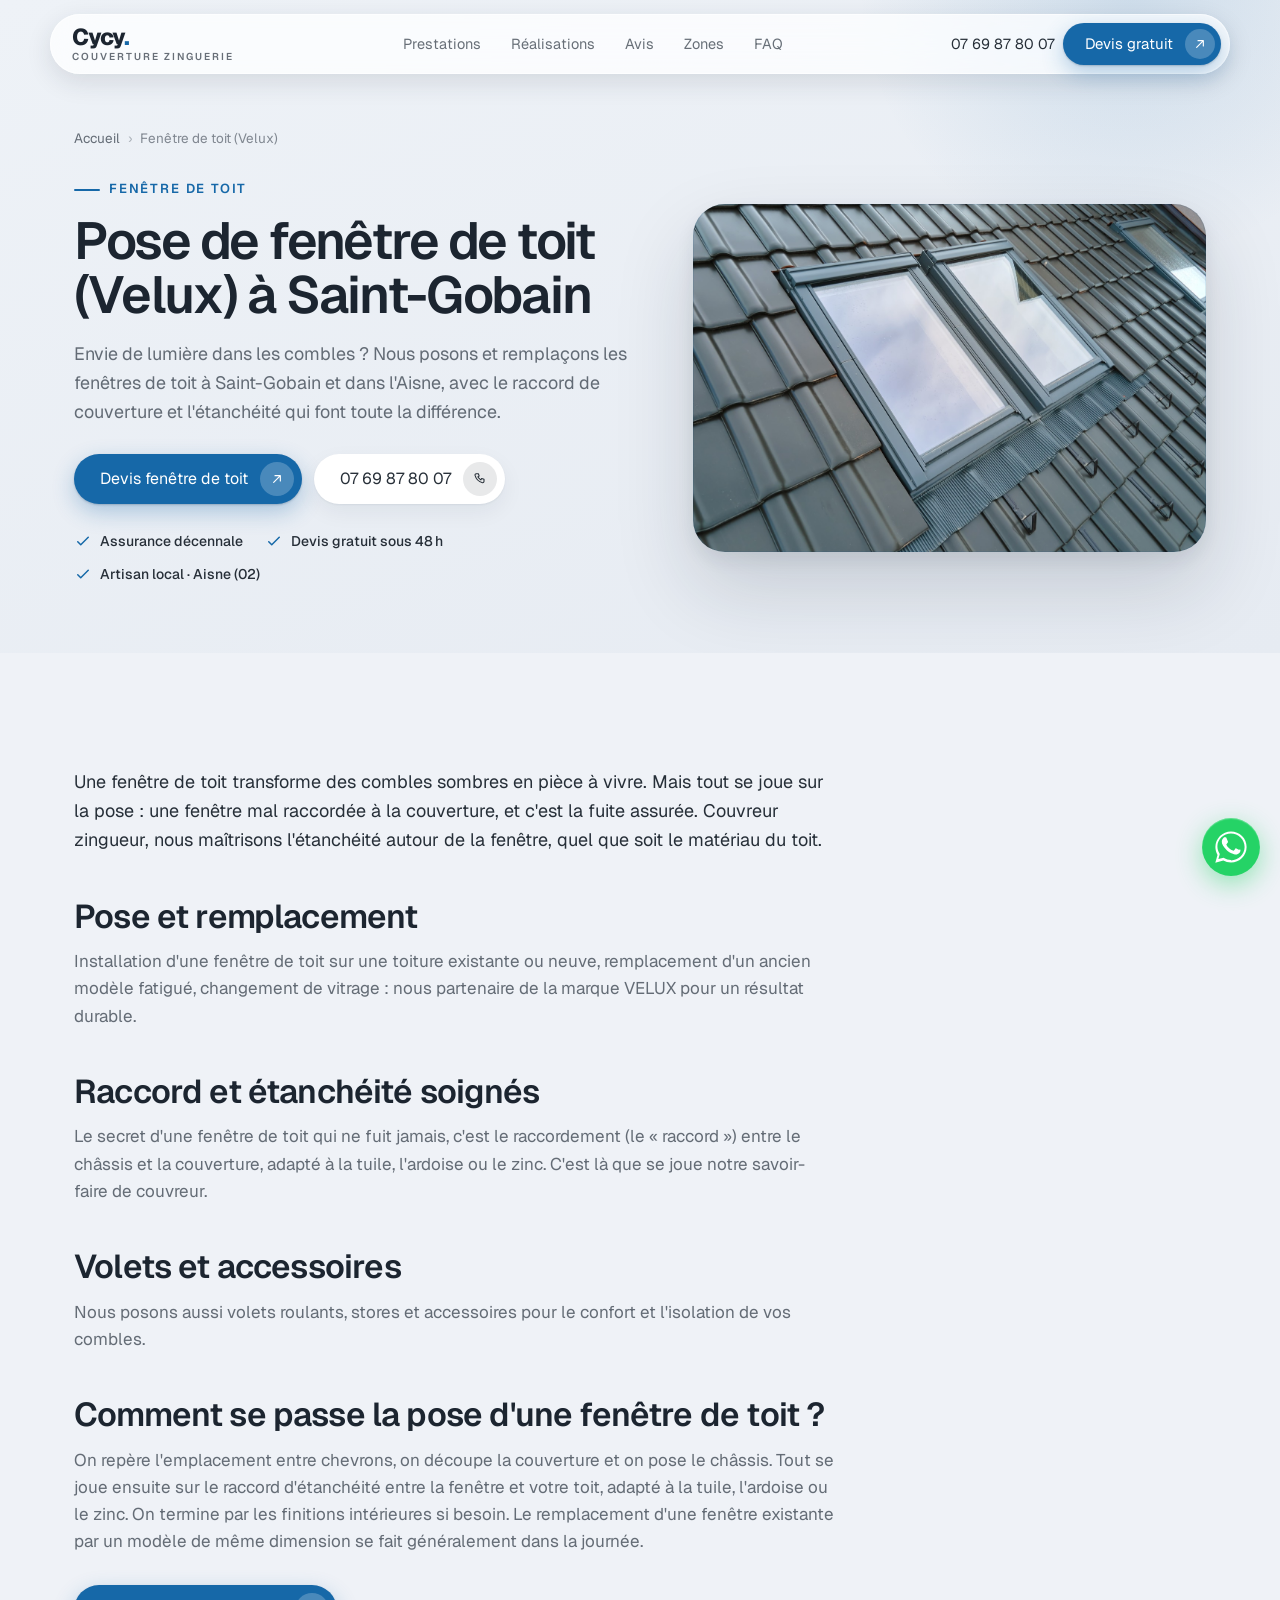
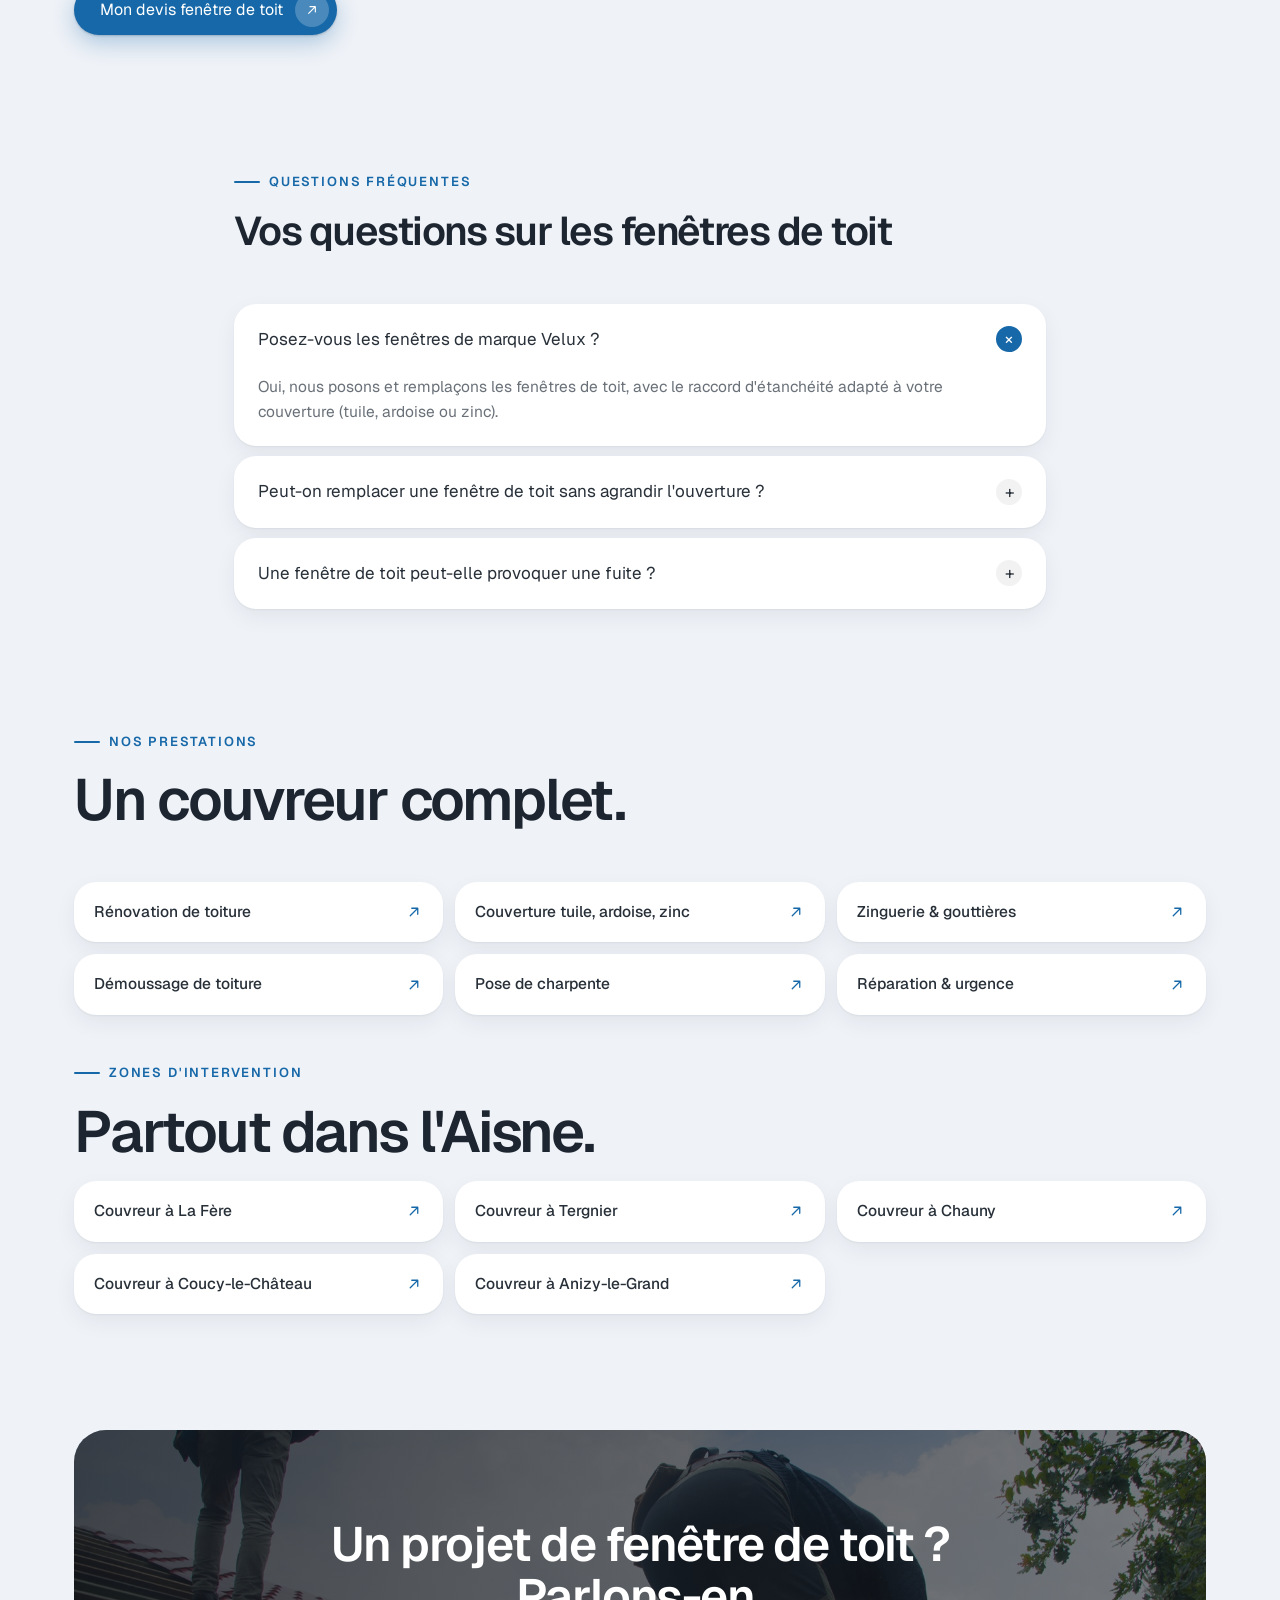
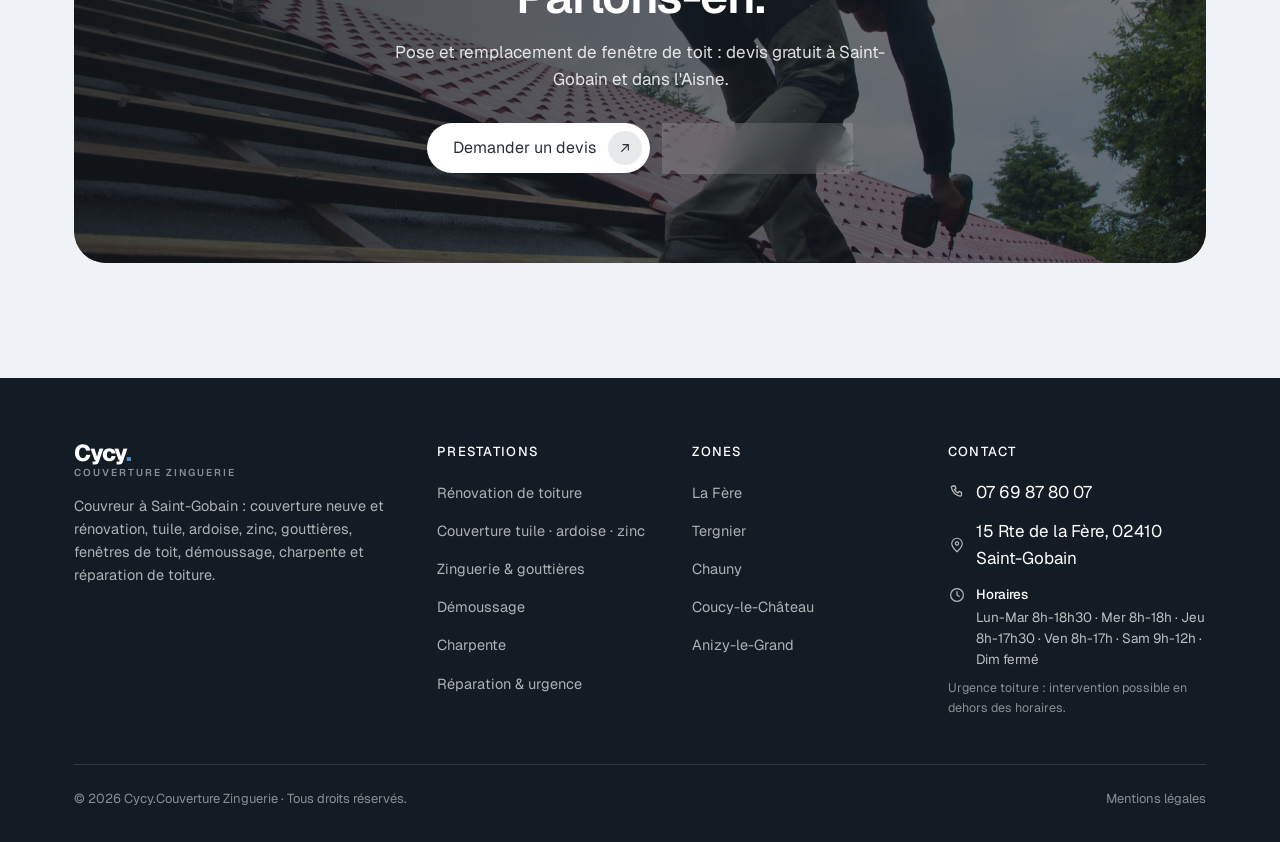
<file: fenetre-de-toit.html>
<!DOCTYPE html>
<html lang="fr">
<head>
<meta charset="UTF-8" />
<meta name="viewport" content="width=device-width, initial-scale=1" />
<title>Pose de fenêtre de toit (Velux) à Saint-Gobain (02) | Cycy Couverture</title>
<meta name="description" content="Pose et remplacement de fenêtre de toit (Velux) à Saint-Gobain et dans l'Aisne : étanchéité soignée, raccord tuile, ardoise ou zinc. Devis gratuit. ☎ 07 69 87 80 07" />
<meta name="robots" content="index, follow, max-image-preview:large" />
<link rel="canonical" href="https://cycycouverture.fr/fenetre-de-toit" />
<meta name="geo.region" content="FR-02" />
<meta name="geo.placename" content="Saint-Gobain, Aisne" />
<meta name="geo.position" content="49.5847;3.3806" />
<meta property="og:type" content="article" />
<meta property="og:locale" content="fr_FR" />
<meta property="og:site_name" content="Cycy.Couverture Zinguerie" />
<meta property="og:title" content="Pose de fenêtre de toit (Velux) à Saint-Gobain" />
<meta property="og:description" content="Pose et remplacement de fenêtre de toit (Velux) à Saint-Gobain et dans l'Aisne : étanchéité soignée, raccord tuile, ardoise ou zinc. Devis gratuit. ☎ 07 69 87 80 07" />
<meta property="og:url" content="https://cycycouverture.fr/fenetre-de-toit" />
<meta property="og:image" content="https://cycycouverture.fr/assets/og.jpg" />
<link rel="icon" type="image/svg+xml" href="assets/favicon.svg" />
<meta name="theme-color" content="#1668a8" />
<link rel="preconnect" href="https://fonts.googleapis.com" />
<link rel="preconnect" href="https://fonts.gstatic.com" crossorigin />
<link rel="stylesheet" href="https://fonts.googleapis.com/css2?family=Geist:wght@400;500;600;700;800&display=swap" />
<link rel="stylesheet" href="assets/styles.css?v=20260722g" />
<script type="application/ld+json">
{"@context":"https://schema.org","@type":"Service","name":"Pose de fenêtre de toit","serviceType":"Pose et remplacement de fenêtre de toit (Velux)","provider":{"@type":["RoofingContractor","HomeAndConstructionBusiness","LocalBusiness"],"@id":"https://cycycouverture.fr/#business","name":"Cycy.Couverture Zinguerie","url":"https://cycycouverture.fr/","telephone":"+33769878007"},"areaServed":[{"@type":"City","name":"Saint-Gobain"},{"@type":"City","name":"La Fère"},{"@type":"City","name":"Tergnier"},{"@type":"City","name":"Chauny"},{"@type":"City","name":"Coucy-le-Château"},{"@type":"City","name":"Anizy-le-Grand"},{"@type":"AdministrativeArea","name":"Aisne (02)"}],"url":"https://cycycouverture.fr/fenetre-de-toit"}
</script>
<script type="application/ld+json">
{"@context":"https://schema.org","@type":"BreadcrumbList","itemListElement":[{"@type":"ListItem","position":1,"name":"Accueil","item":"https://cycycouverture.fr/"},{"@type":"ListItem","position":2,"name":"Pose de fenêtre de toit","item":"https://cycycouverture.fr/fenetre-de-toit"}]}
</script>
<script type="application/ld+json">
{"@context": "https://schema.org", "@type": "FAQPage", "mainEntity": [{"@type": "Question", "name": "Posez-vous les fenêtres de marque Velux ?", "acceptedAnswer": {"@type": "Answer", "text": "Oui, nous posons et remplaçons les fenêtres de toit, avec le raccord d'étanchéité adapté à votre couverture (tuile, ardoise ou zinc)."}}, {"@type": "Question", "name": "Peut-on remplacer une fenêtre de toit sans agrandir l'ouverture ?", "acceptedAnswer": {"@type": "Answer", "text": "Dans la plupart des cas oui, en reprenant les dimensions existantes. On vérifie sur place et on vous conseille."}}, {"@type": "Question", "name": "Une fenêtre de toit peut-elle provoquer une fuite ?", "acceptedAnswer": {"@type": "Answer", "text": "Pas si le raccord entre le châssis et la couverture est réalisé dans les règles. C'est justement là que se joue notre savoir-faire de couvreur."}}]}
</script>
<noscript><style>.reveal{opacity:1!important;transform:none!important}</style></noscript>
</head>
<body>
<div class="nav-shell">
  <nav class="nav" aria-label="Navigation principale">
    <a href="/" class="brand" aria-label="Cycy.Couverture Zinguerie, accueil">
      
      <span class="brand-txt"><b>Cycy<i class="dot">.</i></b><span class="bd">Couverture Zinguerie</span></span>
    </a>
    <div class="nav-links">
      <a href="/#prestations">Prestations</a>
      <a href="/#realisations">Réalisations</a>
      <a href="/#avis">Avis</a>
      <a href="/#zones">Zones</a>
      <a href="/#faq">FAQ</a>
    </div>
    <div class="nav-cta">
      <a href="tel:+33769878007" class="nav-phone">07 69 87 80 07</a>
      <a href="/#devis" class="btn btn-dark">Devis gratuit<span class="arrow"><svg viewBox="0 0 24 24" fill="none"><path d="M7 17 17 7M9 7h8v8" stroke="#fff" stroke-width="1.7" stroke-linecap="round" stroke-linejoin="round"/></svg></span></a>
    </div>
    <button class="nav-toggle" aria-label="Ouvrir le menu"><span></span></button>
  </nav>
</div>
<div class="mobile-menu" aria-hidden="true">
  <a href="/#prestations">Prestations</a>
  <a href="/#realisations">Réalisations</a>
  <a href="/#avis">Avis clients</a>
  <a href="/#zones">Zones d'intervention</a>
  <a href="/#faq">FAQ</a>
  <a href="tel:+33769878007" class="btn btn-light btn-block">07 69 87 80 07<span class="arrow"><svg viewBox="0 0 24 24" fill="none"><path d="M6.5 4h3l1.2 3.5-2 1.3a11 11 0 0 0 4.5 4.5l1.3-2 3.5 1.2v3a2 2 0 0 1-2.2 2A15.5 15.5 0 0 1 4.5 6.2 2 2 0 0 1 6.5 4Z" stroke="currentColor" stroke-width="1.6" stroke-linejoin="round"/></svg></span></a>
  <a href="/#devis" class="btn btn-dark btn-block">Demander un devis<span class="arrow"><svg viewBox="0 0 24 24" fill="none"><path d="M7 17 17 7M9 7h8v8" stroke="#fff" stroke-width="1.7" stroke-linecap="round" stroke-linejoin="round"/></svg></span></a>
</div>
<main>
<header class="page-hero">
  <div class="wrap">
    <nav class="crumb" aria-label="Fil d'ariane"><a href="/">Accueil</a><span>›</span>Fenêtre de toit (Velux)</nav>
    <div class="page-hero-grid">
      <div class="page-hero-copy">
    <span class="eyebrow">Fenêtre de toit</span>
    <h1 style="margin-top:14px">Pose de fenêtre de toit (Velux) à Saint-Gobain</h1>
    <p class="lead">Envie de lumière dans les combles ? Nous posons et remplaçons les fenêtres de toit à Saint-Gobain et dans l'Aisne, avec le raccord de couverture et l'étanchéité qui font toute la différence.</p>
    <div class="hero-cta">
      <a href="/?devis=fenetre#devis" class="btn btn-dark btn-lg">Devis fenêtre de toit<span class="arrow"><svg viewBox="0 0 24 24" fill="none"><path d="M7 17 17 7M9 7h8v8" stroke="#fff" stroke-width="1.7" stroke-linecap="round" stroke-linejoin="round"/></svg></span></a>
      <a href="tel:+33769878007" class="btn btn-light btn-lg">07 69 87 80 07<span class="arrow"><svg viewBox="0 0 24 24" fill="none"><path d="M6.5 4h3l1.2 3.5-2 1.3a11 11 0 0 0 4.5 4.5l1.3-2 3.5 1.2v3a2 2 0 0 1-2.2 2A15.5 15.5 0 0 1 4.5 6.2 2 2 0 0 1 6.5 4Z" stroke="currentColor" stroke-width="1.6" stroke-linejoin="round"/></svg></span></a>
    </div>
        <ul class="hero-trust">
          <li><svg viewBox="0 0 24 24" fill="none"><path d="m5 13 4 4L19 7" stroke="currentColor" stroke-width="2" stroke-linecap="round" stroke-linejoin="round"/></svg> Assurance décennale</li>
          <li><svg viewBox="0 0 24 24" fill="none"><path d="m5 13 4 4L19 7" stroke="currentColor" stroke-width="2" stroke-linecap="round" stroke-linejoin="round"/></svg> Devis gratuit sous 48 h</li>
          <li><svg viewBox="0 0 24 24" fill="none"><path d="m5 13 4 4L19 7" stroke="currentColor" stroke-width="2" stroke-linecap="round" stroke-linejoin="round"/></svg> Artisan local · Aisne (02)</li>
        </ul>
      </div>
      <figure class="page-hero-media"><img src="assets/service-fenetre.jpg" width="1400" height="933" alt="Pose de fenêtre de toit par Cycy Couverture" fetchpriority="high" /></figure>
    </div>
  </div>
</header>
<section class="section-pad">
  <div class="wrap">
    <article class="prose reveal">
      <p>Une fenêtre de toit transforme des combles sombres en pièce à vivre. Mais tout se joue sur la pose : une fenêtre mal raccordée à la couverture, et c'est la fuite assurée. Couvreur zingueur, nous maîtrisons l'étanchéité autour de la fenêtre, quel que soit le matériau du toit.</p>
      <h2>Pose et remplacement</h2>
      <p>Installation d'une fenêtre de toit sur une toiture existante ou neuve, remplacement d'un ancien modèle fatigué, changement de vitrage : nous partenaire de la marque VELUX pour un résultat durable.</p>
      <h2>Raccord et étanchéité soignés</h2>
      <p>Le secret d'une fenêtre de toit qui ne fuit jamais, c'est le raccordement (le « raccord ») entre le châssis et la couverture, adapté à la tuile, l'ardoise ou le zinc. C'est là que se joue notre savoir-faire de couvreur.</p>
      <h2>Volets et accessoires</h2>
      <p>Nous posons aussi volets roulants, stores et accessoires pour le confort et l'isolation de vos combles.</p>
      <h2>Comment se passe la pose d'une fenêtre de toit ?</h2>
      <p>On repère l'emplacement entre chevrons, on découpe la couverture et on pose le châssis. Tout se joue ensuite sur le raccord d'étanchéité entre la fenêtre et votre toit, adapté à la tuile, l'ardoise ou le zinc. On termine par les finitions intérieures si besoin. Le remplacement d'une fenêtre existante par un modèle de même dimension se fait généralement dans la journée.</p>
      <p class="cta-line"><a href="/#devis" class="btn btn-dark btn-lg">Mon devis fenêtre de toit<span class="arrow"><svg viewBox="0 0 24 24" fill="none"><path d="M7 17 17 7M9 7h8v8" stroke="#fff" stroke-width="1.7" stroke-linecap="round" stroke-linejoin="round"/></svg></span></a></p>
    </article>
  </div>
</section>
<section class="section-pad" style="padding-top:0">
  <div class="wrap" style="max-width:860px">
    <div class="sec-head reveal"><span class="eyebrow">Questions fréquentes</span><h2 class="h-section" style="font-size:clamp(26px,4vw,40px)">Vos questions sur les fenêtres de toit</h2></div>
    <div class="faq reveal" style="margin-top:26px">
      <details open><summary>Posez-vous les fenêtres de marque Velux ?<span class="pm">+</span></summary><div class="ans">Oui, nous posons et remplaçons les fenêtres de toit, avec le raccord d'étanchéité adapté à votre couverture (tuile, ardoise ou zinc).</div></details>
      <details><summary>Peut-on remplacer une fenêtre de toit sans agrandir l'ouverture ?<span class="pm">+</span></summary><div class="ans">Dans la plupart des cas oui, en reprenant les dimensions existantes. On vérifie sur place et on vous conseille.</div></details>
      <details><summary>Une fenêtre de toit peut-elle provoquer une fuite ?<span class="pm">+</span></summary><div class="ans">Pas si le raccord entre le châssis et la couverture est réalisé dans les règles. C'est justement là que se joue notre savoir-faire de couvreur.</div></details>
    </div>
  </div>
</section>

<section class="section-pad" style="padding-top:0">
  <div class="wrap">
    <div class="sec-head reveal"><span class="eyebrow">Nos prestations</span><h2 class="h-section">Un couvreur complet.</h2></div>
    <div class="links-band reveal">
      <a class="link-card" href="/renovation-toiture">Rénovation de toiture<svg viewBox="0 0 24 24" fill="none"><path d="M7 17 17 7M9 7h8v8" stroke="currentColor" stroke-width="1.7" stroke-linecap="round" stroke-linejoin="round"/></svg></a>
      <a class="link-card" href="/couverture-tuile-ardoise-zinc">Couverture tuile, ardoise, zinc<svg viewBox="0 0 24 24" fill="none"><path d="M7 17 17 7M9 7h8v8" stroke="currentColor" stroke-width="1.7" stroke-linecap="round" stroke-linejoin="round"/></svg></a>
      <a class="link-card" href="/zinguerie-gouttieres">Zinguerie &amp; gouttières<svg viewBox="0 0 24 24" fill="none"><path d="M7 17 17 7M9 7h8v8" stroke="currentColor" stroke-width="1.7" stroke-linecap="round" stroke-linejoin="round"/></svg></a>
      <a class="link-card" href="/demoussage-toiture">Démoussage de toiture<svg viewBox="0 0 24 24" fill="none"><path d="M7 17 17 7M9 7h8v8" stroke="currentColor" stroke-width="1.7" stroke-linecap="round" stroke-linejoin="round"/></svg></a>
      <a class="link-card" href="/charpente">Pose de charpente<svg viewBox="0 0 24 24" fill="none"><path d="M7 17 17 7M9 7h8v8" stroke="currentColor" stroke-width="1.7" stroke-linecap="round" stroke-linejoin="round"/></svg></a>
      <a class="link-card" href="/reparation-toiture">Réparation &amp; urgence<svg viewBox="0 0 24 24" fill="none"><path d="M7 17 17 7M9 7h8v8" stroke="currentColor" stroke-width="1.7" stroke-linecap="round" stroke-linejoin="round"/></svg></a>
    </div>
    <div class="sec-head reveal" style="margin-top:40px;margin-bottom:20px"><span class="eyebrow">Zones d'intervention</span><h2 class="h-section">Partout dans l'Aisne.</h2></div>
    <div class="links-band reveal">
      <a class="link-card" href="/couvreur-la-fere">Couvreur à La Fère<svg viewBox="0 0 24 24" fill="none"><path d="M7 17 17 7M9 7h8v8" stroke="currentColor" stroke-width="1.7" stroke-linecap="round" stroke-linejoin="round"/></svg></a>
      <a class="link-card" href="/couvreur-tergnier">Couvreur à Tergnier<svg viewBox="0 0 24 24" fill="none"><path d="M7 17 17 7M9 7h8v8" stroke="currentColor" stroke-width="1.7" stroke-linecap="round" stroke-linejoin="round"/></svg></a>
      <a class="link-card" href="/couvreur-chauny">Couvreur à Chauny<svg viewBox="0 0 24 24" fill="none"><path d="M7 17 17 7M9 7h8v8" stroke="currentColor" stroke-width="1.7" stroke-linecap="round" stroke-linejoin="round"/></svg></a>
      <a class="link-card" href="/couvreur-coucy-le-chateau">Couvreur à Coucy-le-Château<svg viewBox="0 0 24 24" fill="none"><path d="M7 17 17 7M9 7h8v8" stroke="currentColor" stroke-width="1.7" stroke-linecap="round" stroke-linejoin="round"/></svg></a>
      <a class="link-card" href="/couvreur-anizy">Couvreur à Anizy-le-Grand<svg viewBox="0 0 24 24" fill="none"><path d="M7 17 17 7M9 7h8v8" stroke="currentColor" stroke-width="1.7" stroke-linecap="round" stroke-linejoin="round"/></svg></a>
    </div>
  </div>
</section>
<section class="section-pad" style="padding-top:0">
  <div class="wrap">
    <div class="cta-inner reveal">
      <img width="1200" height="800" src="assets/cta-toiture.jpg" alt="" aria-hidden="true" />
      <h2>Un projet de fenêtre de toit ?<br>Parlons-en.</h2>
      <p>Pose et remplacement de fenêtre de toit : devis gratuit à Saint-Gobain et dans l'Aisne.</p>
      <div class="cta-actions">
        <a href="/#devis" class="btn btn-light btn-lg">Demander un devis<span class="arrow"><svg viewBox="0 0 24 24" fill="none"><path d="M7 17 17 7M9 7h8v8" stroke="currentColor" stroke-width="1.7" stroke-linecap="round" stroke-linejoin="round"/></svg></span></a>
        <a href="tel:+33769878007" class="btn btn-glass btn-lg">07 69 87 80 07<span class="arrow"><svg viewBox="0 0 24 24" fill="none"><path d="M6.5 4h3l1.2 3.5-2 1.3a11 11 0 0 0 4.5 4.5l1.3-2 3.5 1.2v3a2 2 0 0 1-2.2 2A15.5 15.5 0 0 1 4.5 6.2 2 2 0 0 1 6.5 4Z" stroke="currentColor" stroke-width="1.6" stroke-linejoin="round"/></svg></span></a>
      </div>
    </div>
  </div>
</section>
</main>

<footer class="footer">
  <div class="wrap">
    <div class="footer-grid">
      <div>
        <div class="brand"><span class="brand-txt"><b>Cycy<i class="dot">.</i></b><span class="bd">Couverture Zinguerie</span></span></div>
        <p>Couvreur à Saint-Gobain : couverture neuve et rénovation, tuile, ardoise, zinc, gouttières, fenêtres de toit, démoussage, charpente et réparation de toiture.</p>
      </div>
      <div><h4>Prestations</h4><ul>
        <li><a href="/renovation-toiture">Rénovation de toiture</a></li>
        <li><a href="/couverture-tuile-ardoise-zinc">Couverture tuile · ardoise · zinc</a></li>
        <li><a href="/zinguerie-gouttieres">Zinguerie &amp; gouttières</a></li>
        <li><a href="/demoussage-toiture">Démoussage</a></li>
        <li><a href="/charpente">Charpente</a></li>
        <li><a href="/reparation-toiture">Réparation &amp; urgence</a></li>
      </ul></div>
      <div><h4>Zones</h4><ul>
        <li><a href="/couvreur-la-fere">La Fère</a></li>
        <li><a href="/couvreur-tergnier">Tergnier</a></li>
        <li><a href="/couvreur-chauny">Chauny</a></li>
        <li><a href="/couvreur-coucy-le-chateau">Coucy-le-Château</a></li>
        <li><a href="/couvreur-anizy">Anizy-le-Grand</a></li>
      </ul></div>
      <div class="fcontact"><h4>Contact</h4>
        <a href="tel:+33769878007"><svg viewBox="0 0 24 24" fill="none"><path d="M6.5 4h3l1.2 3.5-2 1.3a11 11 0 0 0 4.5 4.5l1.3-2 3.5 1.2v3a2 2 0 0 1-2.2 2A15.5 15.5 0 0 1 4.5 6.2 2 2 0 0 1 6.5 4Z" stroke="currentColor" stroke-width="1.7" stroke-linejoin="round"/></svg>07 69 87 80 07</a>
        <a href="https://www.google.com/maps/search/?api=1&query=15+Rte+de+la+F%C3%A8re+02410+Saint-Gobain" target="_blank" rel="noopener noreferrer"><svg viewBox="0 0 24 24" fill="none"><path d="M12 21s7-6.3 7-11a7 7 0 1 0-14 0c0 4.7 7 11 7 11Z" stroke="currentColor" stroke-width="1.5"/><circle cx="12" cy="10" r="2.2" stroke="currentColor" stroke-width="1.5"/></svg>15 Rte de la Fère, 02410 Saint-Gobain</a>
        <div class="fhours"><svg viewBox="0 0 24 24" fill="none"><circle cx="12" cy="12" r="8.5" stroke="currentColor" stroke-width="1.6"/><path d="M12 7.5V12l3 2" stroke="currentColor" stroke-width="1.6" stroke-linecap="round" stroke-linejoin="round"/></svg><span><b>Horaires</b>Lun-Mar 8h-18h30 · Mer 8h-18h · Jeu 8h-17h30 · Ven 8h-17h · Sam 9h-12h · Dim fermé</span></div>
        <p class="furgence">Urgence toiture : intervention possible en dehors des horaires.</p>
      </div>
    </div>
    <div class="footer-bottom">
      <span>© <span id="year">2026</span> Cycy.Couverture Zinguerie · Tous droits réservés.</span>
      <span><a href="/mentions-legales">Mentions légales</a></span>
    </div>
  </div>
</footer>

<a class="wa-fab" href="https://wa.me/33769878007?text=Bonjour%2C%20je%20souhaite%20un%20devis%20pour%20une%20fen%C3%AAtre%20de%20toit%20(Velux)." target="_blank" rel="noopener noreferrer" aria-label="Contacter sur WhatsApp">
  <svg viewBox="0 0 32 32" fill="#fff" aria-hidden="true"><path d="M16 .4C7.4.4.4 7.4.4 16c0 2.8.7 5.5 2.1 7.9L.3 31.7l8-2.1c2.3 1.3 4.9 1.9 7.6 1.9h.1c8.6 0 15.6-7 15.6-15.6 0-4.2-1.6-8.1-4.6-11C24.1 2 20.2.4 16 .4zm0 28.5h-.1c-2.4 0-4.8-.7-6.9-1.9l-.5-.3-5.1 1.3 1.4-5-.3-.5c-1.4-2.2-2.1-4.7-2.1-7.3C2.4 8.5 8.5 2.5 16 2.5c3.6 0 7 1.4 9.6 4 2.6 2.6 4 6 4 9.6-.1 7.4-6.1 13.3-13.6 13.3zm8.5-9.9c-.5-.2-2.8-1.4-3.2-1.5-.4-.2-.7-.2-1 .2-.3.5-1.2 1.5-1.4 1.7-.3.3-.5.3-1 .1-.5-.2-2-.7-3.8-2.3-1.4-1.2-2.3-2.8-2.6-3.3-.3-.5 0-.7.2-1 .2-.2.5-.5.7-.8.2-.3.3-.5.5-.8.2-.3.1-.6 0-.8-.1-.2-1-2.5-1.4-3.4-.4-.9-.8-.8-1-.8h-.9c-.3 0-.8.1-1.2.6-.4.5-1.6 1.5-1.6 3.8s1.6 4.4 1.9 4.7c.2.3 3.2 4.9 7.7 6.8 1.1.5 1.9.8 2.6 1 1.1.3 2.1.3 2.9.2.9-.1 2.8-1.1 3.2-2.3.4-1.1.4-2.1.3-2.3-.1-.2-.4-.3-.9-.5z"/></svg>
</a>
<div class="callbar">
  <a href="tel:+33769878007" class="call"><svg viewBox="0 0 24 24" fill="none"><path d="M6.5 4h3l1.2 3.5-2 1.3a11 11 0 0 0 4.5 4.5l1.3-2 3.5 1.2v3a2 2 0 0 1-2.2 2A15.5 15.5 0 0 1 4.5 6.2 2 2 0 0 1 6.5 4Z" stroke="currentColor" stroke-width="1.7" stroke-linejoin="round"/></svg>Appeler</a>
  <a href="/#devis" class="quote"><svg viewBox="0 0 24 24" fill="none"><path d="M7 17 17 7M9 7h8v8" stroke="#fff" stroke-width="1.7" stroke-linecap="round" stroke-linejoin="round"/></svg>Devis gratuit</a>
</div>

<script src="assets/script.js?v=20260722g"></script>
</body>
</html>
</file>
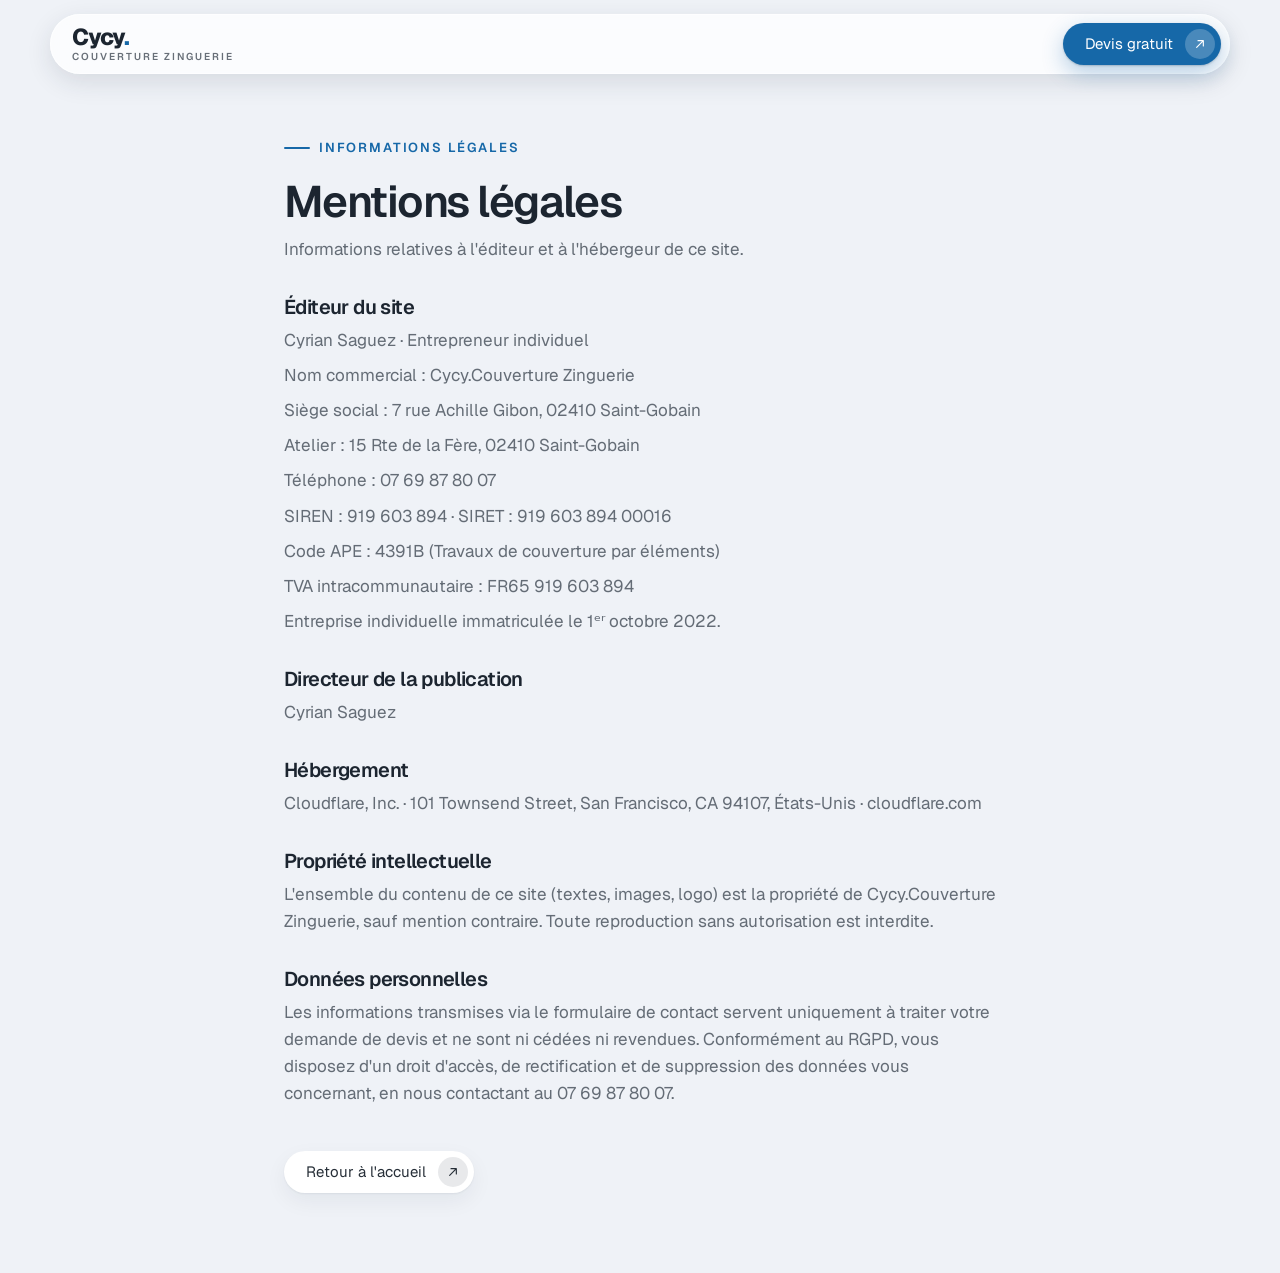
<file: mentions-legales.html>
<!DOCTYPE html>
<html lang="fr">
<head>
<meta charset="UTF-8" />
<meta name="viewport" content="width=device-width, initial-scale=1" />
<title>Mentions légales · Cycy.Couverture Zinguerie</title>
<meta name="robots" content="noindex, follow" />
<link rel="icon" type="image/svg+xml" href="assets/favicon.svg" />
<meta name="theme-color" content="#1668a8" />
<link rel="preconnect" href="https://fonts.googleapis.com" />
<link rel="preconnect" href="https://fonts.gstatic.com" crossorigin />
<link rel="stylesheet" href="https://fonts.googleapis.com/css2?family=Geist:wght@400;500;600;700&display=swap" />
<link rel="stylesheet" href="assets/styles.css?v=20260722g" />
<style>
  .legal { max-width: 760px; margin-inline: auto; padding: 130px 24px 80px; }
  .legal h1 { font-size: clamp(30px, 5vw, 44px); letter-spacing: -0.035em; margin-bottom: 10px; }
  .legal .eyebrow { margin-bottom: 20px; }
  .legal h2 { font-size: 20px; margin: 34px 0 8px; color: var(--c-heading); }
  .legal p { color: var(--c-text-soft); margin-bottom: 8px; }
  .legal a.back { display: inline-flex; margin-top: 36px; }
  .legal .todo { color: var(--accent-deep); font-weight: 600; }
</style>
<noscript><style>.reveal{opacity:1!important;transform:none!important}</style></noscript>
</head>
<body>
<div class="nav-shell">
  <nav class="nav" aria-label="Navigation principale">
    <a href="/" class="brand"><span class="brand-txt"><b>Cycy<i class="dot">.</i></b><span class="bd">Couverture Zinguerie</span></span></a>
    <a href="/#devis" class="btn btn-dark">Devis gratuit<span class="arrow"><svg viewBox="0 0 24 24" fill="none"><path d="M7 17 17 7M9 7h8v8" stroke="#fff" stroke-width="1.7" stroke-linecap="round" stroke-linejoin="round"/></svg></span></a>
  </nav>
</div>

<main class="legal">
  <span class="eyebrow">Informations légales</span>
  <h1>Mentions légales</h1>
  <p>Informations relatives à l'éditeur et à l'hébergeur de ce site.</p>

  <h2>Éditeur du site</h2>
  <p>Cyrian Saguez · Entrepreneur individuel</p>
  <p>Nom commercial : Cycy.Couverture Zinguerie</p>
  <p>Siège social : 7 rue Achille Gibon, 02410 Saint-Gobain</p>
  <p>Atelier : 15 Rte de la Fère, 02410 Saint-Gobain</p>
  <p>Téléphone : 07 69 87 80 07</p>
  <p>SIREN : 919 603 894 · SIRET : 919 603 894 00016</p>
  <p>Code APE : 4391B (Travaux de couverture par éléments)</p>
  <p>TVA intracommunautaire : FR65 919 603 894</p>
  <p>Entreprise individuelle immatriculée le 1ᵉʳ octobre 2022.</p>

  <h2>Directeur de la publication</h2>
  <p>Cyrian Saguez</p>

  <h2>Hébergement</h2>
  <p>Cloudflare, Inc. · 101 Townsend Street, San Francisco, CA 94107, États-Unis · cloudflare.com</p>

  <h2>Propriété intellectuelle</h2>
  <p>L'ensemble du contenu de ce site (textes, images, logo) est la propriété de Cycy.Couverture Zinguerie, sauf mention contraire. Toute reproduction sans autorisation est interdite.</p>

  <h2>Données personnelles</h2>
  <p>Les informations transmises via le formulaire de contact servent uniquement à traiter votre demande de devis et ne sont ni cédées ni revendues. Conformément au RGPD, vous disposez d'un droit d'accès, de rectification et de suppression des données vous concernant, en nous contactant au 07 69 87 80 07.</p>

  <a href="/" class="btn btn-light back">Retour à l'accueil<span class="arrow"><svg viewBox="0 0 24 24" fill="none"><path d="M7 17 17 7M9 7h8v8" stroke="currentColor" stroke-width="1.7" stroke-linecap="round" stroke-linejoin="round"/></svg></span></a>
</main>
</body>
</html>
</file>
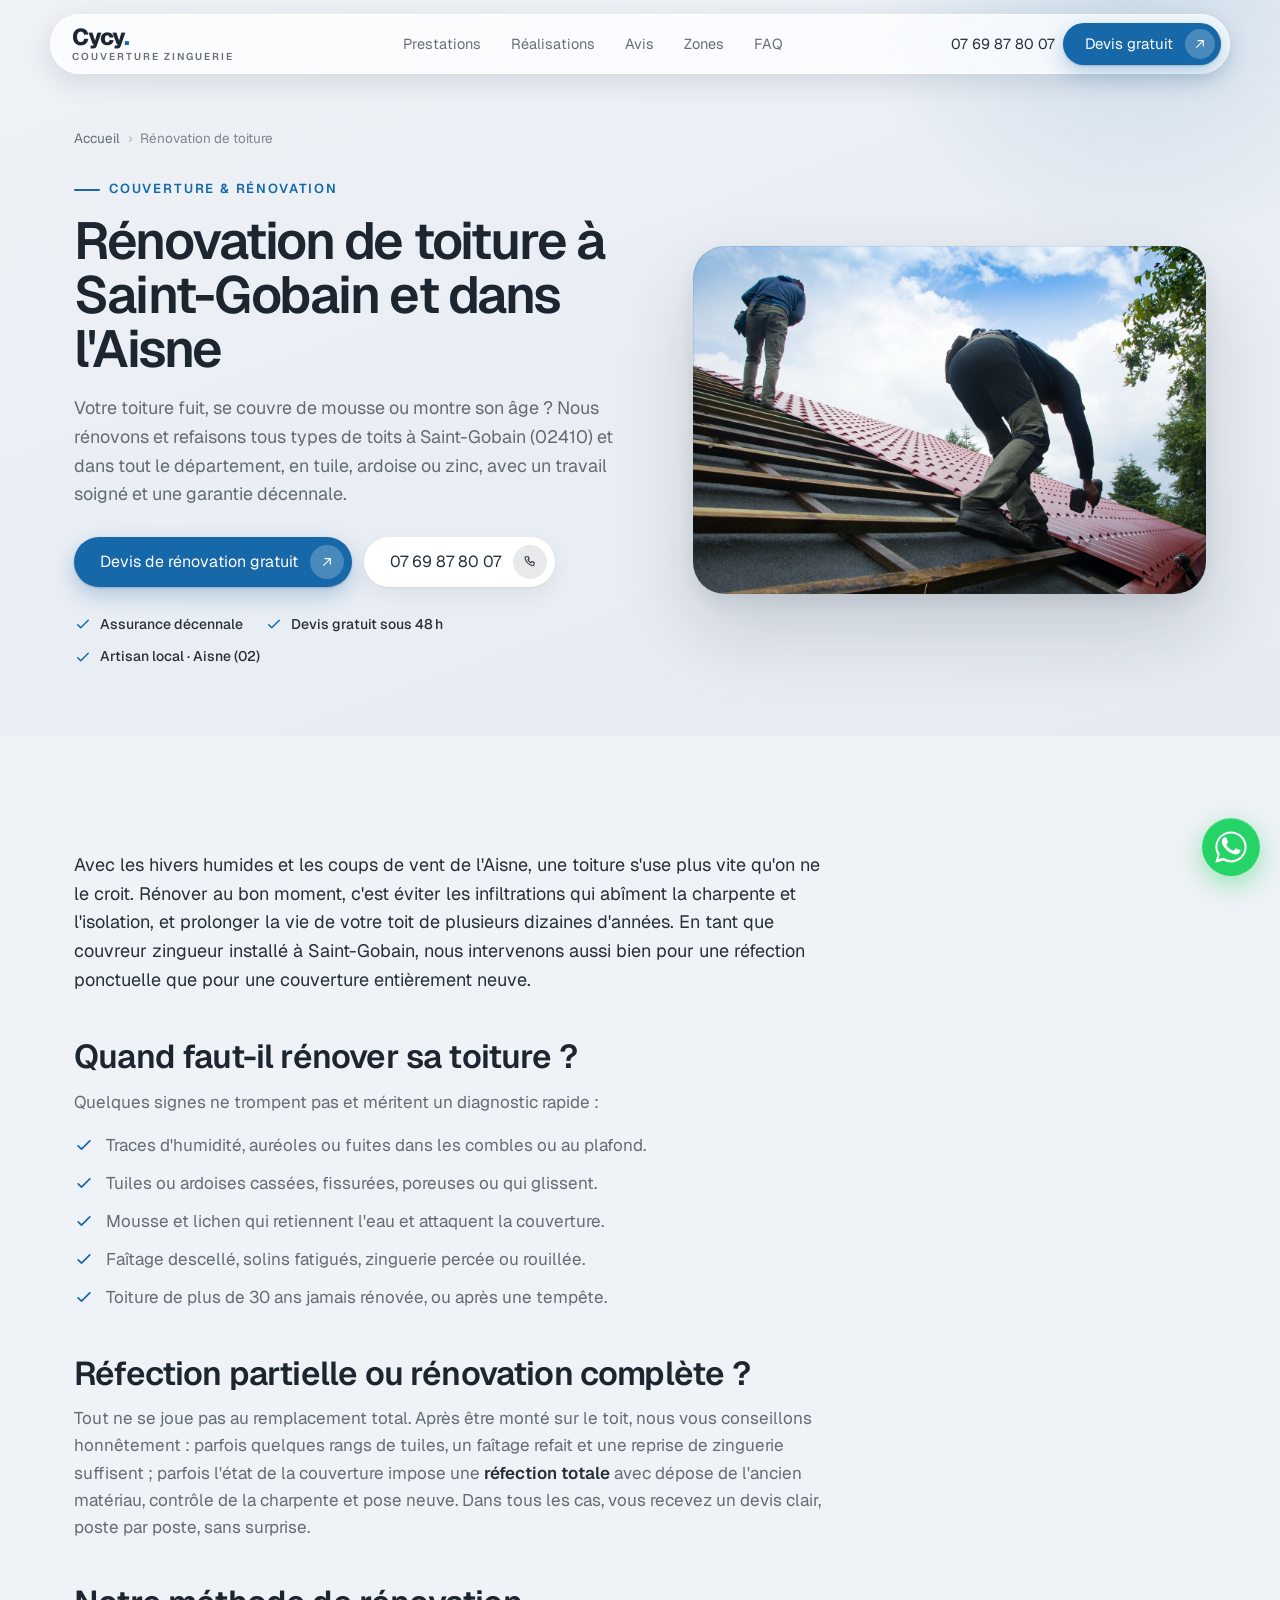
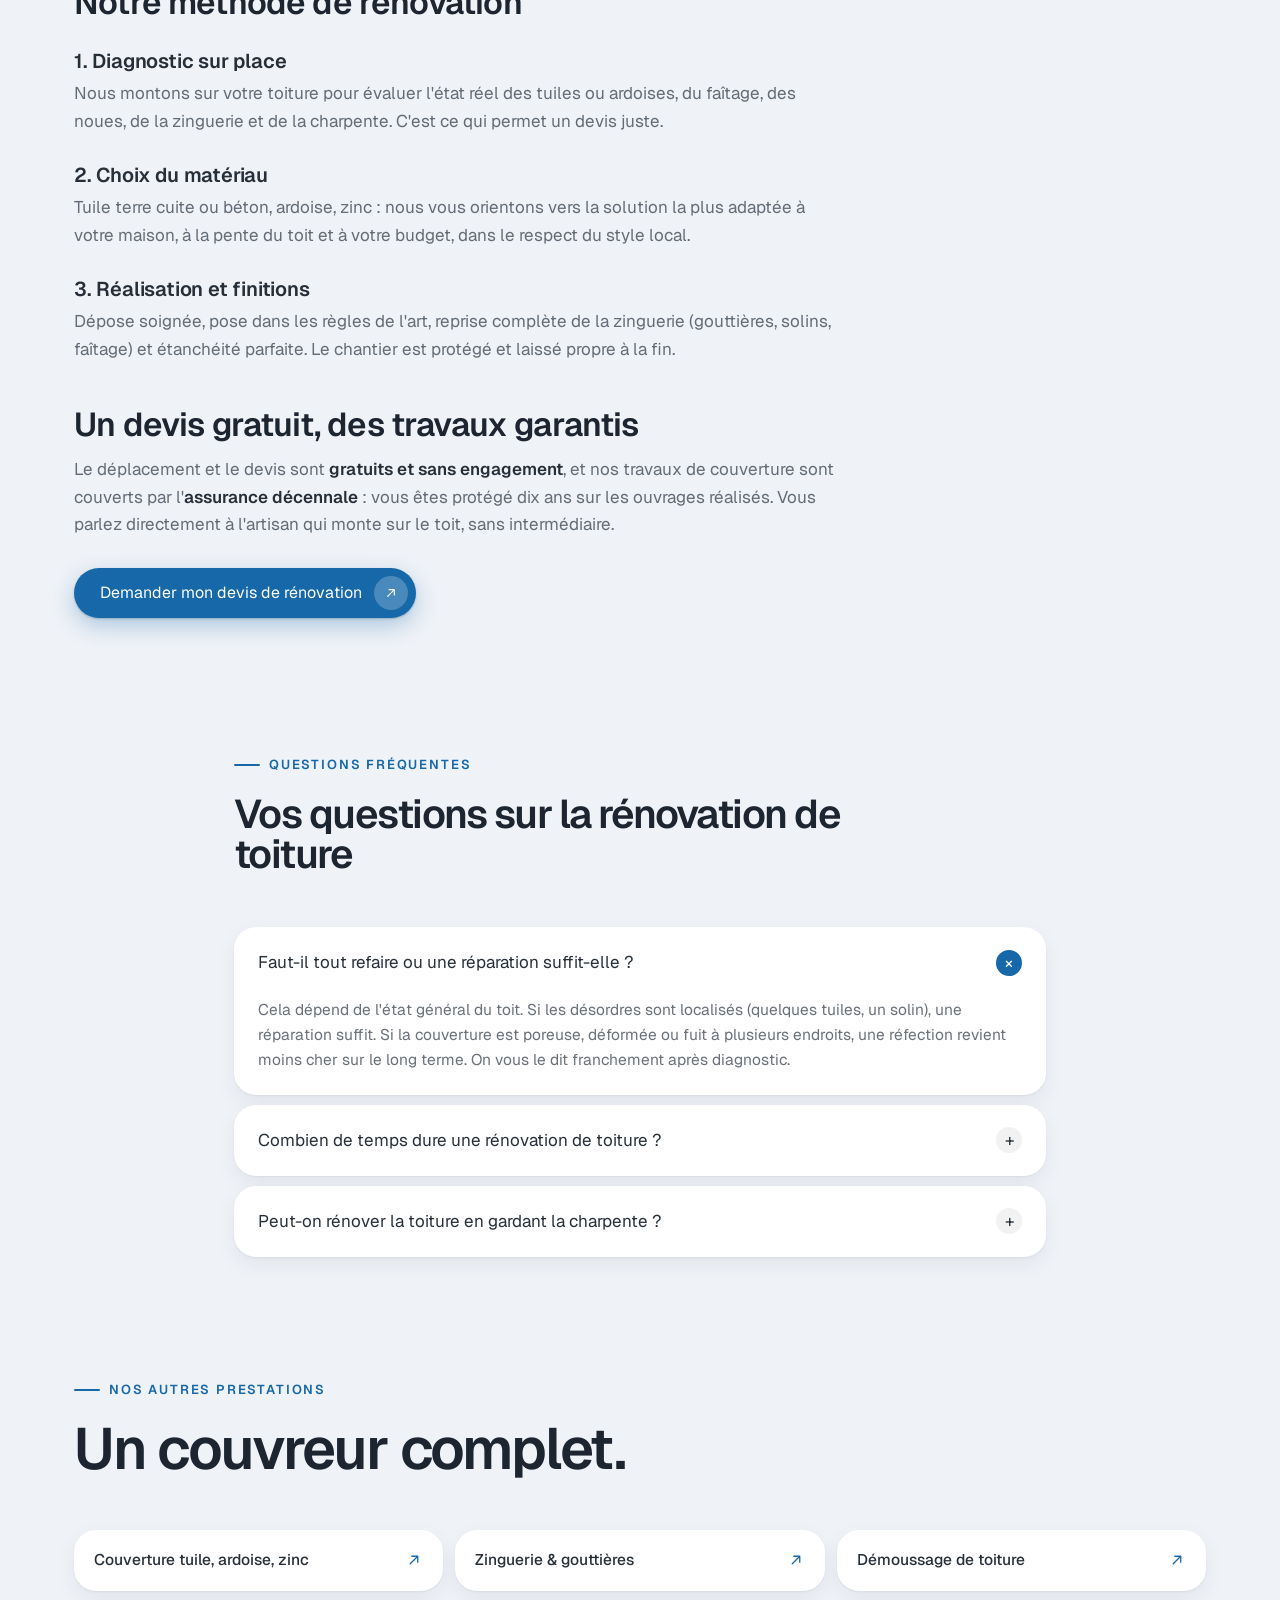
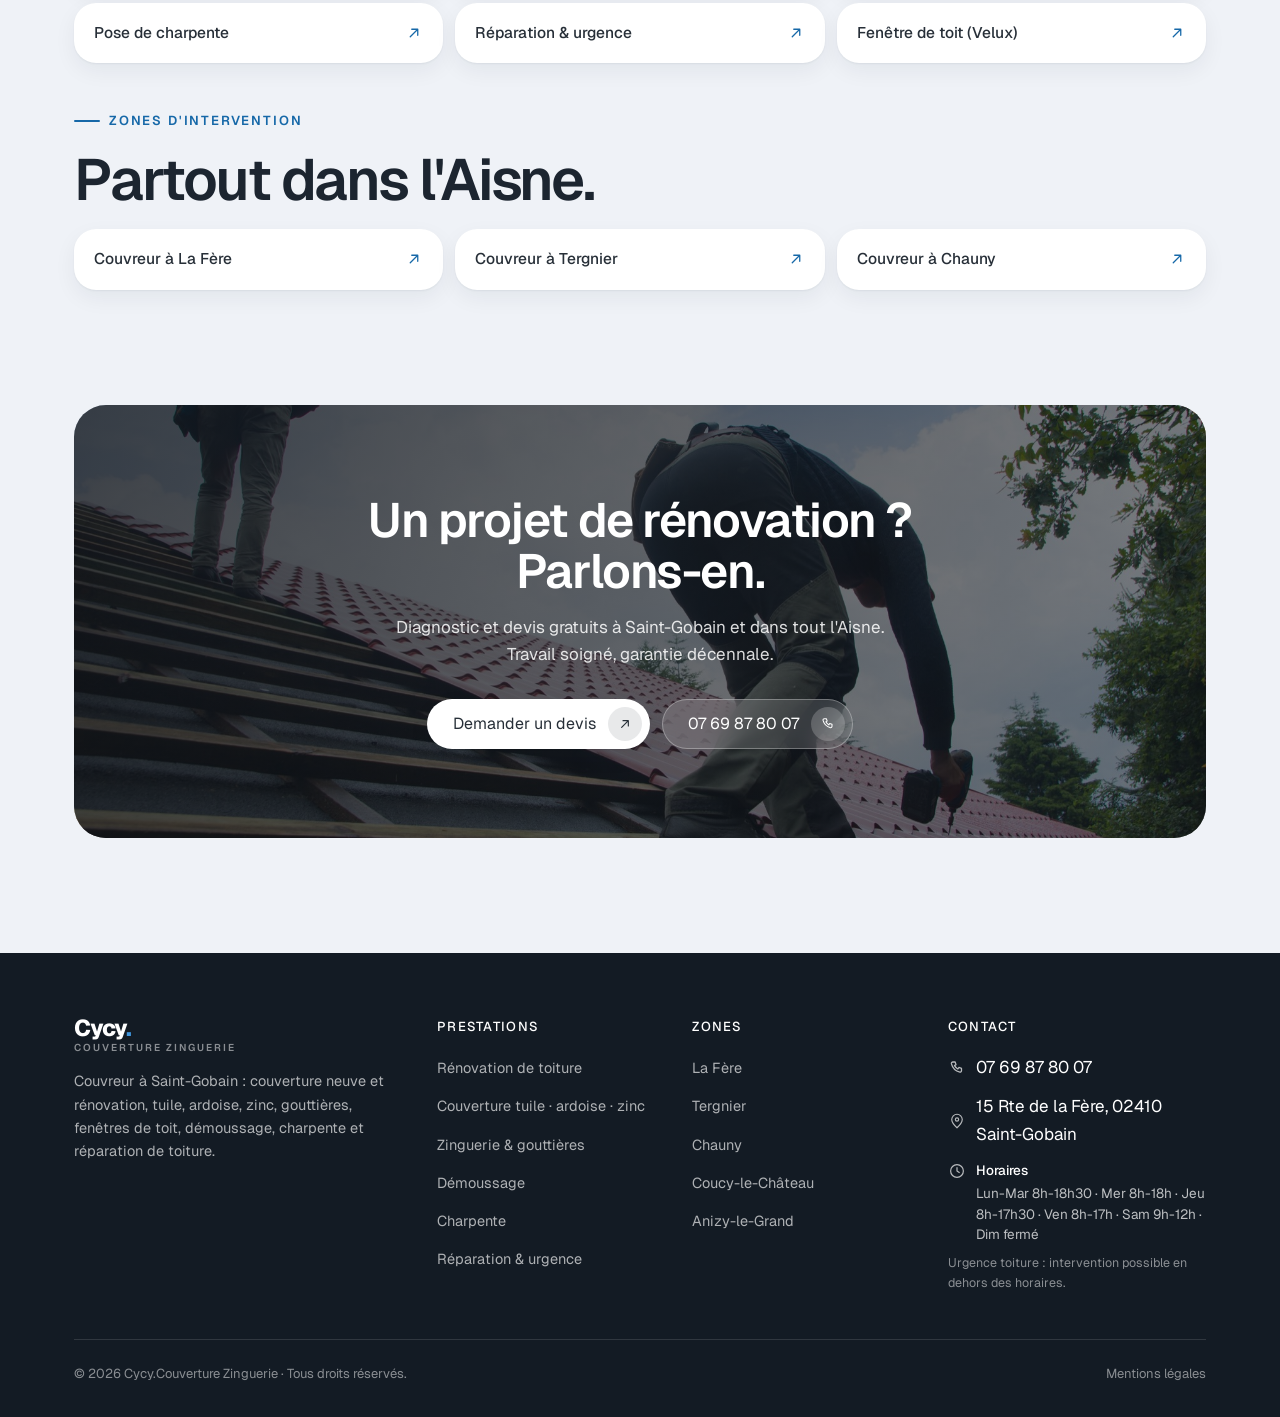
<file: renovation-toiture.html>
<!DOCTYPE html>
<html lang="fr">
<head>
<meta charset="UTF-8" />
<meta name="viewport" content="width=device-width, initial-scale=1" />
<title>Rénovation de toiture à Saint-Gobain (02) | Cycy Couverture Zinguerie</title>
<meta name="description" content="Rénovation de toiture à Saint-Gobain et dans l'Aisne : réfection partielle ou totale, tuile, ardoise, zinc. Diagnostic et devis gratuits, travaux garantis décennale. ☎ 07 69 87 80 07" />
<meta name="robots" content="index, follow, max-image-preview:large" />
<link rel="canonical" href="https://cycycouverture.fr/renovation-toiture" />
<meta name="geo.region" content="FR-02" />
<meta name="geo.placename" content="Saint-Gobain, Aisne" />
<meta name="geo.position" content="49.5847;3.3806" />
<meta property="og:type" content="article" />
<meta property="og:locale" content="fr_FR" />
<meta property="og:site_name" content="Cycy.Couverture Zinguerie" />
<meta property="og:title" content="Rénovation de toiture à Saint-Gobain et dans l'Aisne" />
<meta property="og:description" content="Réfection partielle ou totale de toiture par un couvreur qualifié à Saint-Gobain. Devis gratuit, garantie décennale." />
<meta property="og:url" content="https://cycycouverture.fr/renovation-toiture" />
<meta property="og:image" content="https://cycycouverture.fr/assets/og.jpg" />
<link rel="icon" type="image/svg+xml" href="assets/favicon.svg" />
<meta name="theme-color" content="#1668a8" />
<link rel="preconnect" href="https://fonts.googleapis.com" />
<link rel="preconnect" href="https://fonts.gstatic.com" crossorigin />
<link rel="stylesheet" href="https://fonts.googleapis.com/css2?family=Geist:wght@400;500;600;700;800&display=swap" />
<link rel="stylesheet" href="assets/styles.css?v=20260722g" />
<script type="application/ld+json">
{
  "@context": "https://schema.org",
  "@type": "Service",
  "name": "Rénovation de toiture",
  "serviceType": "Rénovation et réfection de toiture",
  "provider": {"@type":["RoofingContractor","HomeAndConstructionBusiness","LocalBusiness"],"@id":"https://cycycouverture.fr/#business","name":"Cycy.Couverture Zinguerie","url":"https://cycycouverture.fr/","telephone":"+33769878007"},
  "areaServed": [
    {"@type":"City","name":"Saint-Gobain"},
    {"@type":"City","name":"La Fère"},
    {"@type":"City","name":"Tergnier"},
    {"@type":"City","name":"Chauny"},
    {"@type":"City","name":"Coucy-le-Château"},
    {"@type":"City","name":"Anizy-le-Grand"},
    {"@type":"AdministrativeArea","name":"Aisne (02)"}
  ],
  "url": "https://cycycouverture.fr/renovation-toiture"
}
</script>
<script type="application/ld+json">
{
  "@context": "https://schema.org",
  "@type": "BreadcrumbList",
  "itemListElement": [
    {"@type":"ListItem","position":1,"name":"Accueil","item":"https://cycycouverture.fr/"},
    {"@type":"ListItem","position":2,"name":"Rénovation de toiture","item":"https://cycycouverture.fr/renovation-toiture"}
  ]
}
</script>
<script type="application/ld+json">
{"@context": "https://schema.org", "@type": "FAQPage", "mainEntity": [{"@type": "Question", "name": "Faut-il tout refaire ou une réparation suffit-elle ?", "acceptedAnswer": {"@type": "Answer", "text": "Cela dépend de l'état général du toit. Si les désordres sont localisés (quelques tuiles, un solin), une réparation suffit. Si la couverture est poreuse, déformée ou fuit à plusieurs endroits, une réfection revient moins cher sur le long terme. On vous le dit franchement après diagnostic."}}, {"@type": "Question", "name": "Combien de temps dure une rénovation de toiture ?", "acceptedAnswer": {"@type": "Answer", "text": "Selon la surface et le matériau, comptez de quelques jours à une ou deux semaines. Nous vous remettons un planning précis dans le devis."}}, {"@type": "Question", "name": "Peut-on rénover la toiture en gardant la charpente ?", "acceptedAnswer": {"@type": "Answer", "text": "Oui, dans la plupart des cas la charpente est saine et on refait uniquement la couverture. Si des éléments sont abîmés, on les remplace avant la pose."}}]}
</script>
<noscript><style>.reveal{opacity:1!important;transform:none!important}</style></noscript>
</head>
<body>

<div class="nav-shell">
  <nav class="nav" aria-label="Navigation principale">
    <a href="/" class="brand" aria-label="Cycy.Couverture Zinguerie, accueil">
      
      <span class="brand-txt"><b>Cycy<i class="dot">.</i></b><span class="bd">Couverture Zinguerie</span></span>
    </a>
    <div class="nav-links">
      <a href="/#prestations">Prestations</a>
      <a href="/#realisations">Réalisations</a>
      <a href="/#avis">Avis</a>
      <a href="/#zones">Zones</a>
      <a href="/#faq">FAQ</a>
    </div>
    <div class="nav-cta">
      <a href="tel:+33769878007" class="nav-phone">07 69 87 80 07</a>
      <a href="/#devis" class="btn btn-dark">Devis gratuit<span class="arrow"><svg viewBox="0 0 24 24" fill="none"><path d="M7 17 17 7M9 7h8v8" stroke="#fff" stroke-width="1.7" stroke-linecap="round" stroke-linejoin="round"/></svg></span></a>
    </div>
    <button class="nav-toggle" aria-label="Ouvrir le menu"><span></span></button>
  </nav>
</div>

<div class="mobile-menu" aria-hidden="true">
  <a href="/#prestations">Prestations</a>
  <a href="/#realisations">Réalisations</a>
  <a href="/#avis">Avis clients</a>
  <a href="/#zones">Zones d'intervention</a>
  <a href="/#faq">FAQ</a>
  <a href="tel:+33769878007" class="btn btn-light btn-block">07 69 87 80 07<span class="arrow"><svg viewBox="0 0 24 24" fill="none"><path d="M6.5 4h3l1.2 3.5-2 1.3a11 11 0 0 0 4.5 4.5l1.3-2 3.5 1.2v3a2 2 0 0 1-2.2 2A15.5 15.5 0 0 1 4.5 6.2 2 2 0 0 1 6.5 4Z" stroke="currentColor" stroke-width="1.6" stroke-linejoin="round"/></svg></span></a>
  <a href="/#devis" class="btn btn-dark btn-block">Demander un devis<span class="arrow"><svg viewBox="0 0 24 24" fill="none"><path d="M7 17 17 7M9 7h8v8" stroke="#fff" stroke-width="1.7" stroke-linecap="round" stroke-linejoin="round"/></svg></span></a>
</div>

<main>
<header class="page-hero">
  <div class="wrap">
    <nav class="crumb" aria-label="Fil d'ariane"><a href="/">Accueil</a><span>›</span>Rénovation de toiture</nav>
    <div class="page-hero-grid">
      <div class="page-hero-copy">
    <span class="eyebrow">Couverture &amp; rénovation</span>
    <h1 style="margin-top:14px">Rénovation de toiture à Saint-Gobain et dans l'Aisne</h1>
    <p class="lead">Votre toiture fuit, se couvre de mousse ou montre son âge ? Nous rénovons et refaisons tous types de toits à Saint-Gobain (02410) et dans tout le département, en tuile, ardoise ou zinc, avec un travail soigné et une garantie décennale.</p>
    <div class="hero-cta">
      <a href="/?devis=renovation#devis" class="btn btn-dark btn-lg">Devis de rénovation gratuit<span class="arrow"><svg viewBox="0 0 24 24" fill="none"><path d="M7 17 17 7M9 7h8v8" stroke="#fff" stroke-width="1.7" stroke-linecap="round" stroke-linejoin="round"/></svg></span></a>
      <a href="tel:+33769878007" class="btn btn-light btn-lg">07 69 87 80 07<span class="arrow"><svg viewBox="0 0 24 24" fill="none"><path d="M6.5 4h3l1.2 3.5-2 1.3a11 11 0 0 0 4.5 4.5l1.3-2 3.5 1.2v3a2 2 0 0 1-2.2 2A15.5 15.5 0 0 1 4.5 6.2 2 2 0 0 1 6.5 4Z" stroke="currentColor" stroke-width="1.6" stroke-linejoin="round"/></svg></span></a>
    </div>
        <ul class="hero-trust">
          <li><svg viewBox="0 0 24 24" fill="none"><path d="m5 13 4 4L19 7" stroke="currentColor" stroke-width="2" stroke-linecap="round" stroke-linejoin="round"/></svg> Assurance décennale</li>
          <li><svg viewBox="0 0 24 24" fill="none"><path d="m5 13 4 4L19 7" stroke="currentColor" stroke-width="2" stroke-linecap="round" stroke-linejoin="round"/></svg> Devis gratuit sous 48 h</li>
          <li><svg viewBox="0 0 24 24" fill="none"><path d="m5 13 4 4L19 7" stroke="currentColor" stroke-width="2" stroke-linecap="round" stroke-linejoin="round"/></svg> Artisan local · Aisne (02)</li>
        </ul>
      </div>
      <figure class="page-hero-media"><img src="assets/service-renovation.jpg" width="1400" height="933" alt="Rénovation de toiture réalisée par Cycy Couverture à Saint-Gobain" fetchpriority="high" /></figure>
    </div>
  </div>
</header>

<section class="section-pad">
  <div class="wrap">
    <article class="prose reveal">
      <p>Avec les hivers humides et les coups de vent de l'Aisne, une toiture s'use plus vite qu'on ne le croit. Rénover au bon moment, c'est éviter les infiltrations qui abîment la charpente et l'isolation, et prolonger la vie de votre toit de plusieurs dizaines d'années. En tant que couvreur zingueur installé à Saint-Gobain, nous intervenons aussi bien pour une réfection ponctuelle que pour une couverture entièrement neuve.</p>

      <h2>Quand faut-il rénover sa toiture ?</h2>
      <p>Quelques signes ne trompent pas et méritent un diagnostic rapide :</p>
      <ul class="bullets">
        <li><svg viewBox="0 0 24 24" fill="none"><path d="m5 13 4 4L19 7" stroke="currentColor" stroke-width="2" stroke-linecap="round" stroke-linejoin="round"/></svg><span>Traces d'humidité, auréoles ou fuites dans les combles ou au plafond.</span></li>
        <li><svg viewBox="0 0 24 24" fill="none"><path d="m5 13 4 4L19 7" stroke="currentColor" stroke-width="2" stroke-linecap="round" stroke-linejoin="round"/></svg><span>Tuiles ou ardoises cassées, fissurées, poreuses ou qui glissent.</span></li>
        <li><svg viewBox="0 0 24 24" fill="none"><path d="m5 13 4 4L19 7" stroke="currentColor" stroke-width="2" stroke-linecap="round" stroke-linejoin="round"/></svg><span>Mousse et lichen qui retiennent l'eau et attaquent la couverture.</span></li>
        <li><svg viewBox="0 0 24 24" fill="none"><path d="m5 13 4 4L19 7" stroke="currentColor" stroke-width="2" stroke-linecap="round" stroke-linejoin="round"/></svg><span>Faîtage descellé, solins fatigués, zinguerie percée ou rouillée.</span></li>
        <li><svg viewBox="0 0 24 24" fill="none"><path d="m5 13 4 4L19 7" stroke="currentColor" stroke-width="2" stroke-linecap="round" stroke-linejoin="round"/></svg><span>Toiture de plus de 30 ans jamais rénovée, ou après une tempête.</span></li>
      </ul>

      <h2>Réfection partielle ou rénovation complète ?</h2>
      <p>Tout ne se joue pas au remplacement total. Après être monté sur le toit, nous vous conseillons honnêtement : parfois quelques rangs de tuiles, un faîtage refait et une reprise de zinguerie suffisent ; parfois l'état de la couverture impose une <strong>réfection totale</strong> avec dépose de l'ancien matériau, contrôle de la charpente et pose neuve. Dans tous les cas, vous recevez un devis clair, poste par poste, sans surprise.</p>

      <h2>Notre méthode de rénovation</h2>
      <h3>1. Diagnostic sur place</h3>
      <p>Nous montons sur votre toiture pour évaluer l'état réel des tuiles ou ardoises, du faîtage, des noues, de la zinguerie et de la charpente. C'est ce qui permet un devis juste.</p>
      <h3>2. Choix du matériau</h3>
      <p>Tuile terre cuite ou béton, ardoise, zinc : nous vous orientons vers la solution la plus adaptée à votre maison, à la pente du toit et à votre budget, dans le respect du style local.</p>
      <h3>3. Réalisation et finitions</h3>
      <p>Dépose soignée, pose dans les règles de l'art, reprise complète de la zinguerie (gouttières, solins, faîtage) et étanchéité parfaite. Le chantier est protégé et laissé propre à la fin.</p>

      <h2>Un devis gratuit, des travaux garantis</h2>
      <p>Le déplacement et le devis sont <strong>gratuits et sans engagement</strong>, et nos travaux de couverture sont couverts par l'<strong>assurance décennale</strong> : vous êtes protégé dix ans sur les ouvrages réalisés. Vous parlez directement à l'artisan qui monte sur le toit, sans intermédiaire.</p>
      <p class="cta-line"><a href="/#devis" class="btn btn-dark btn-lg">Demander mon devis de rénovation<span class="arrow"><svg viewBox="0 0 24 24" fill="none"><path d="M7 17 17 7M9 7h8v8" stroke="#fff" stroke-width="1.7" stroke-linecap="round" stroke-linejoin="round"/></svg></span></a></p>
    </article>
  </div>
</section>
<section class="section-pad" style="padding-top:0">
  <div class="wrap" style="max-width:860px">
    <div class="sec-head reveal"><span class="eyebrow">Questions fréquentes</span><h2 class="h-section" style="font-size:clamp(26px,4vw,40px)">Vos questions sur la rénovation de toiture</h2></div>
    <div class="faq reveal" style="margin-top:26px">
      <details open><summary>Faut-il tout refaire ou une réparation suffit-elle ?<span class="pm">+</span></summary><div class="ans">Cela dépend de l'état général du toit. Si les désordres sont localisés (quelques tuiles, un solin), une réparation suffit. Si la couverture est poreuse, déformée ou fuit à plusieurs endroits, une réfection revient moins cher sur le long terme. On vous le dit franchement après diagnostic.</div></details>
      <details><summary>Combien de temps dure une rénovation de toiture ?<span class="pm">+</span></summary><div class="ans">Selon la surface et le matériau, comptez de quelques jours à une ou deux semaines. Nous vous remettons un planning précis dans le devis.</div></details>
      <details><summary>Peut-on rénover la toiture en gardant la charpente ?<span class="pm">+</span></summary><div class="ans">Oui, dans la plupart des cas la charpente est saine et on refait uniquement la couverture. Si des éléments sont abîmés, on les remplace avant la pose.</div></details>
    </div>
  </div>
</section>


<section class="section-pad" style="padding-top:0">
  <div class="wrap">
    <div class="sec-head reveal"><span class="eyebrow">Nos autres prestations</span><h2 class="h-section">Un couvreur complet.</h2></div>
    <div class="links-band reveal">
      <a class="link-card" href="/couverture-tuile-ardoise-zinc">Couverture tuile, ardoise, zinc<svg viewBox="0 0 24 24" fill="none"><path d="M7 17 17 7M9 7h8v8" stroke="currentColor" stroke-width="1.7" stroke-linecap="round" stroke-linejoin="round"/></svg></a>
      <a class="link-card" href="/zinguerie-gouttieres">Zinguerie &amp; gouttières<svg viewBox="0 0 24 24" fill="none"><path d="M7 17 17 7M9 7h8v8" stroke="currentColor" stroke-width="1.7" stroke-linecap="round" stroke-linejoin="round"/></svg></a>
      <a class="link-card" href="/demoussage-toiture">Démoussage de toiture<svg viewBox="0 0 24 24" fill="none"><path d="M7 17 17 7M9 7h8v8" stroke="currentColor" stroke-width="1.7" stroke-linecap="round" stroke-linejoin="round"/></svg></a>
      <a class="link-card" href="/charpente">Pose de charpente<svg viewBox="0 0 24 24" fill="none"><path d="M7 17 17 7M9 7h8v8" stroke="currentColor" stroke-width="1.7" stroke-linecap="round" stroke-linejoin="round"/></svg></a>
      <a class="link-card" href="/reparation-toiture">Réparation &amp; urgence<svg viewBox="0 0 24 24" fill="none"><path d="M7 17 17 7M9 7h8v8" stroke="currentColor" stroke-width="1.7" stroke-linecap="round" stroke-linejoin="round"/></svg></a>
      <a class="link-card" href="/fenetre-de-toit">Fenêtre de toit (Velux)<svg viewBox="0 0 24 24" fill="none"><path d="M7 17 17 7M9 7h8v8" stroke="currentColor" stroke-width="1.7" stroke-linecap="round" stroke-linejoin="round"/></svg></a>
    </div>
    <div class="sec-head reveal" style="margin-top:40px;margin-bottom:20px"><span class="eyebrow">Zones d'intervention</span><h2 class="h-section">Partout dans l'Aisne.</h2></div>
    <div class="links-band reveal">
      <a class="link-card" href="/couvreur-la-fere">Couvreur à La Fère<svg viewBox="0 0 24 24" fill="none"><path d="M7 17 17 7M9 7h8v8" stroke="currentColor" stroke-width="1.7" stroke-linecap="round" stroke-linejoin="round"/></svg></a>
      <a class="link-card" href="/couvreur-tergnier">Couvreur à Tergnier<svg viewBox="0 0 24 24" fill="none"><path d="M7 17 17 7M9 7h8v8" stroke="currentColor" stroke-width="1.7" stroke-linecap="round" stroke-linejoin="round"/></svg></a>
      <a class="link-card" href="/couvreur-chauny">Couvreur à Chauny<svg viewBox="0 0 24 24" fill="none"><path d="M7 17 17 7M9 7h8v8" stroke="currentColor" stroke-width="1.7" stroke-linecap="round" stroke-linejoin="round"/></svg></a>
    </div>
  </div>
</section>

<section class="section-pad" style="padding-top:0">
  <div class="wrap">
    <div class="cta-inner reveal">
      <img width="1200" height="800" src="assets/cta-toiture.jpg" alt="" aria-hidden="true" />
      <h2>Un projet de rénovation ?<br>Parlons-en.</h2>
      <p>Diagnostic et devis gratuits à Saint-Gobain et dans tout l'Aisne. Travail soigné, garantie décennale.</p>
      <div class="cta-actions">
        <a href="/#devis" class="btn btn-light btn-lg">Demander un devis<span class="arrow"><svg viewBox="0 0 24 24" fill="none"><path d="M7 17 17 7M9 7h8v8" stroke="currentColor" stroke-width="1.7" stroke-linecap="round" stroke-linejoin="round"/></svg></span></a>
        <a href="tel:+33769878007" class="btn btn-glass btn-lg">07 69 87 80 07<span class="arrow"><svg viewBox="0 0 24 24" fill="none"><path d="M6.5 4h3l1.2 3.5-2 1.3a11 11 0 0 0 4.5 4.5l1.3-2 3.5 1.2v3a2 2 0 0 1-2.2 2A15.5 15.5 0 0 1 4.5 6.2 2 2 0 0 1 6.5 4Z" stroke="currentColor" stroke-width="1.6" stroke-linejoin="round"/></svg></span></a>
      </div>
    </div>
  </div>
</section>
</main>

<footer class="footer">
  <div class="wrap">
    <div class="footer-grid">
      <div>
        <div class="brand"><span class="brand-txt"><b>Cycy<i class="dot">.</i></b><span class="bd">Couverture Zinguerie</span></span></div>
        <p>Couvreur à Saint-Gobain : couverture neuve et rénovation, tuile, ardoise, zinc, gouttières, fenêtres de toit, démoussage, charpente et réparation de toiture.</p>
      </div>
      <div><h4>Prestations</h4><ul>
        <li><a href="/renovation-toiture">Rénovation de toiture</a></li>
        <li><a href="/couverture-tuile-ardoise-zinc">Couverture tuile · ardoise · zinc</a></li>
        <li><a href="/zinguerie-gouttieres">Zinguerie &amp; gouttières</a></li>
        <li><a href="/demoussage-toiture">Démoussage</a></li>
        <li><a href="/charpente">Charpente</a></li>
        <li><a href="/reparation-toiture">Réparation &amp; urgence</a></li>
      </ul></div>
      <div><h4>Zones</h4><ul>
        <li><a href="/couvreur-la-fere">La Fère</a></li>
        <li><a href="/couvreur-tergnier">Tergnier</a></li>
        <li><a href="/couvreur-chauny">Chauny</a></li>
        <li><a href="/couvreur-coucy-le-chateau">Coucy-le-Château</a></li>
        <li><a href="/couvreur-anizy">Anizy-le-Grand</a></li>
      </ul></div>
      <div class="fcontact"><h4>Contact</h4>
        <a href="tel:+33769878007"><svg viewBox="0 0 24 24" fill="none"><path d="M6.5 4h3l1.2 3.5-2 1.3a11 11 0 0 0 4.5 4.5l1.3-2 3.5 1.2v3a2 2 0 0 1-2.2 2A15.5 15.5 0 0 1 4.5 6.2 2 2 0 0 1 6.5 4Z" stroke="currentColor" stroke-width="1.7" stroke-linejoin="round"/></svg>07 69 87 80 07</a>
        <a href="https://www.google.com/maps/search/?api=1&query=15+Rte+de+la+F%C3%A8re+02410+Saint-Gobain" target="_blank" rel="noopener noreferrer"><svg viewBox="0 0 24 24" fill="none"><path d="M12 21s7-6.3 7-11a7 7 0 1 0-14 0c0 4.7 7 11 7 11Z" stroke="currentColor" stroke-width="1.5"/><circle cx="12" cy="10" r="2.2" stroke="currentColor" stroke-width="1.5"/></svg>15 Rte de la Fère, 02410 Saint-Gobain</a>
        <div class="fhours"><svg viewBox="0 0 24 24" fill="none"><circle cx="12" cy="12" r="8.5" stroke="currentColor" stroke-width="1.6"/><path d="M12 7.5V12l3 2" stroke="currentColor" stroke-width="1.6" stroke-linecap="round" stroke-linejoin="round"/></svg><span><b>Horaires</b>Lun-Mar 8h-18h30 · Mer 8h-18h · Jeu 8h-17h30 · Ven 8h-17h · Sam 9h-12h · Dim fermé</span></div>
        <p class="furgence">Urgence toiture : intervention possible en dehors des horaires.</p>
      </div>
    </div>
    <div class="footer-bottom">
      <span>© <span id="year">2026</span> Cycy.Couverture Zinguerie · Tous droits réservés.</span>
      <span><a href="/mentions-legales">Mentions légales</a></span>
    </div>
  </div>
</footer>

<a class="wa-fab" href="https://wa.me/33769878007?text=Bonjour%2C%20je%20souhaite%20un%20devis%20pour%20une%20r%C3%A9novation%20de%20toiture." target="_blank" rel="noopener noreferrer" aria-label="Contacter sur WhatsApp">
  <svg viewBox="0 0 32 32" fill="#fff" aria-hidden="true"><path d="M16 .4C7.4.4.4 7.4.4 16c0 2.8.7 5.5 2.1 7.9L.3 31.7l8-2.1c2.3 1.3 4.9 1.9 7.6 1.9h.1c8.6 0 15.6-7 15.6-15.6 0-4.2-1.6-8.1-4.6-11C24.1 2 20.2.4 16 .4zm0 28.5h-.1c-2.4 0-4.8-.7-6.9-1.9l-.5-.3-5.1 1.3 1.4-5-.3-.5c-1.4-2.2-2.1-4.7-2.1-7.3C2.4 8.5 8.5 2.5 16 2.5c3.6 0 7 1.4 9.6 4 2.6 2.6 4 6 4 9.6-.1 7.4-6.1 13.3-13.6 13.3zm8.5-9.9c-.5-.2-2.8-1.4-3.2-1.5-.4-.2-.7-.2-1 .2-.3.5-1.2 1.5-1.4 1.7-.3.3-.5.3-1 .1-.5-.2-2-.7-3.8-2.3-1.4-1.2-2.3-2.8-2.6-3.3-.3-.5 0-.7.2-1 .2-.2.5-.5.7-.8.2-.3.3-.5.5-.8.2-.3.1-.6 0-.8-.1-.2-1-2.5-1.4-3.4-.4-.9-.8-.8-1-.8h-.9c-.3 0-.8.1-1.2.6-.4.5-1.6 1.5-1.6 3.8s1.6 4.4 1.9 4.7c.2.3 3.2 4.9 7.7 6.8 1.1.5 1.9.8 2.6 1 1.1.3 2.1.3 2.9.2.9-.1 2.8-1.1 3.2-2.3.4-1.1.4-2.1.3-2.3-.1-.2-.4-.3-.9-.5z"/></svg>
</a>

<div class="callbar">
  <a href="tel:+33769878007" class="call"><svg viewBox="0 0 24 24" fill="none"><path d="M6.5 4h3l1.2 3.5-2 1.3a11 11 0 0 0 4.5 4.5l1.3-2 3.5 1.2v3a2 2 0 0 1-2.2 2A15.5 15.5 0 0 1 4.5 6.2 2 2 0 0 1 6.5 4Z" stroke="currentColor" stroke-width="1.7" stroke-linejoin="round"/></svg>Appeler</a>
  <a href="/#devis" class="quote"><svg viewBox="0 0 24 24" fill="none"><path d="M7 17 17 7M9 7h8v8" stroke="#fff" stroke-width="1.7" stroke-linecap="round" stroke-linejoin="round"/></svg>Devis gratuit</a>
</div>

<script src="assets/script.js?v=20260722g"></script>
</body>
</html>
</file>
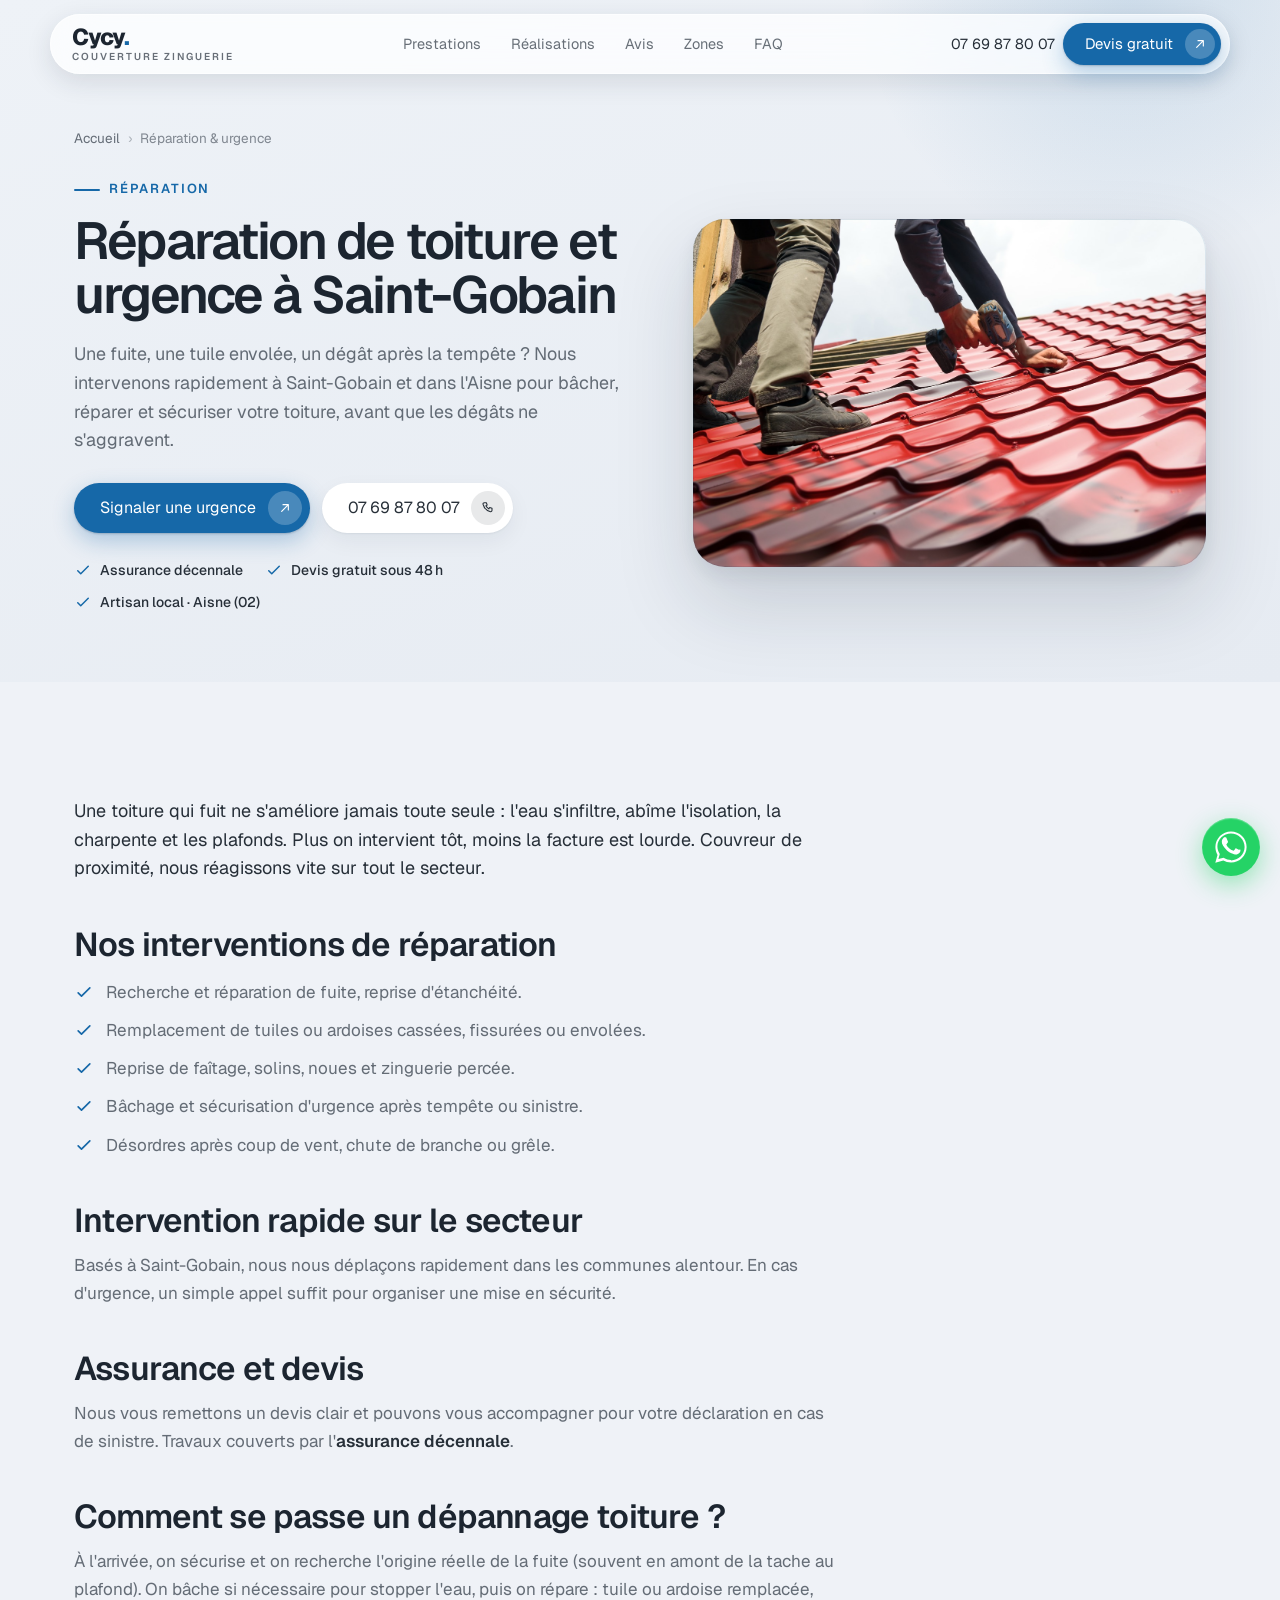
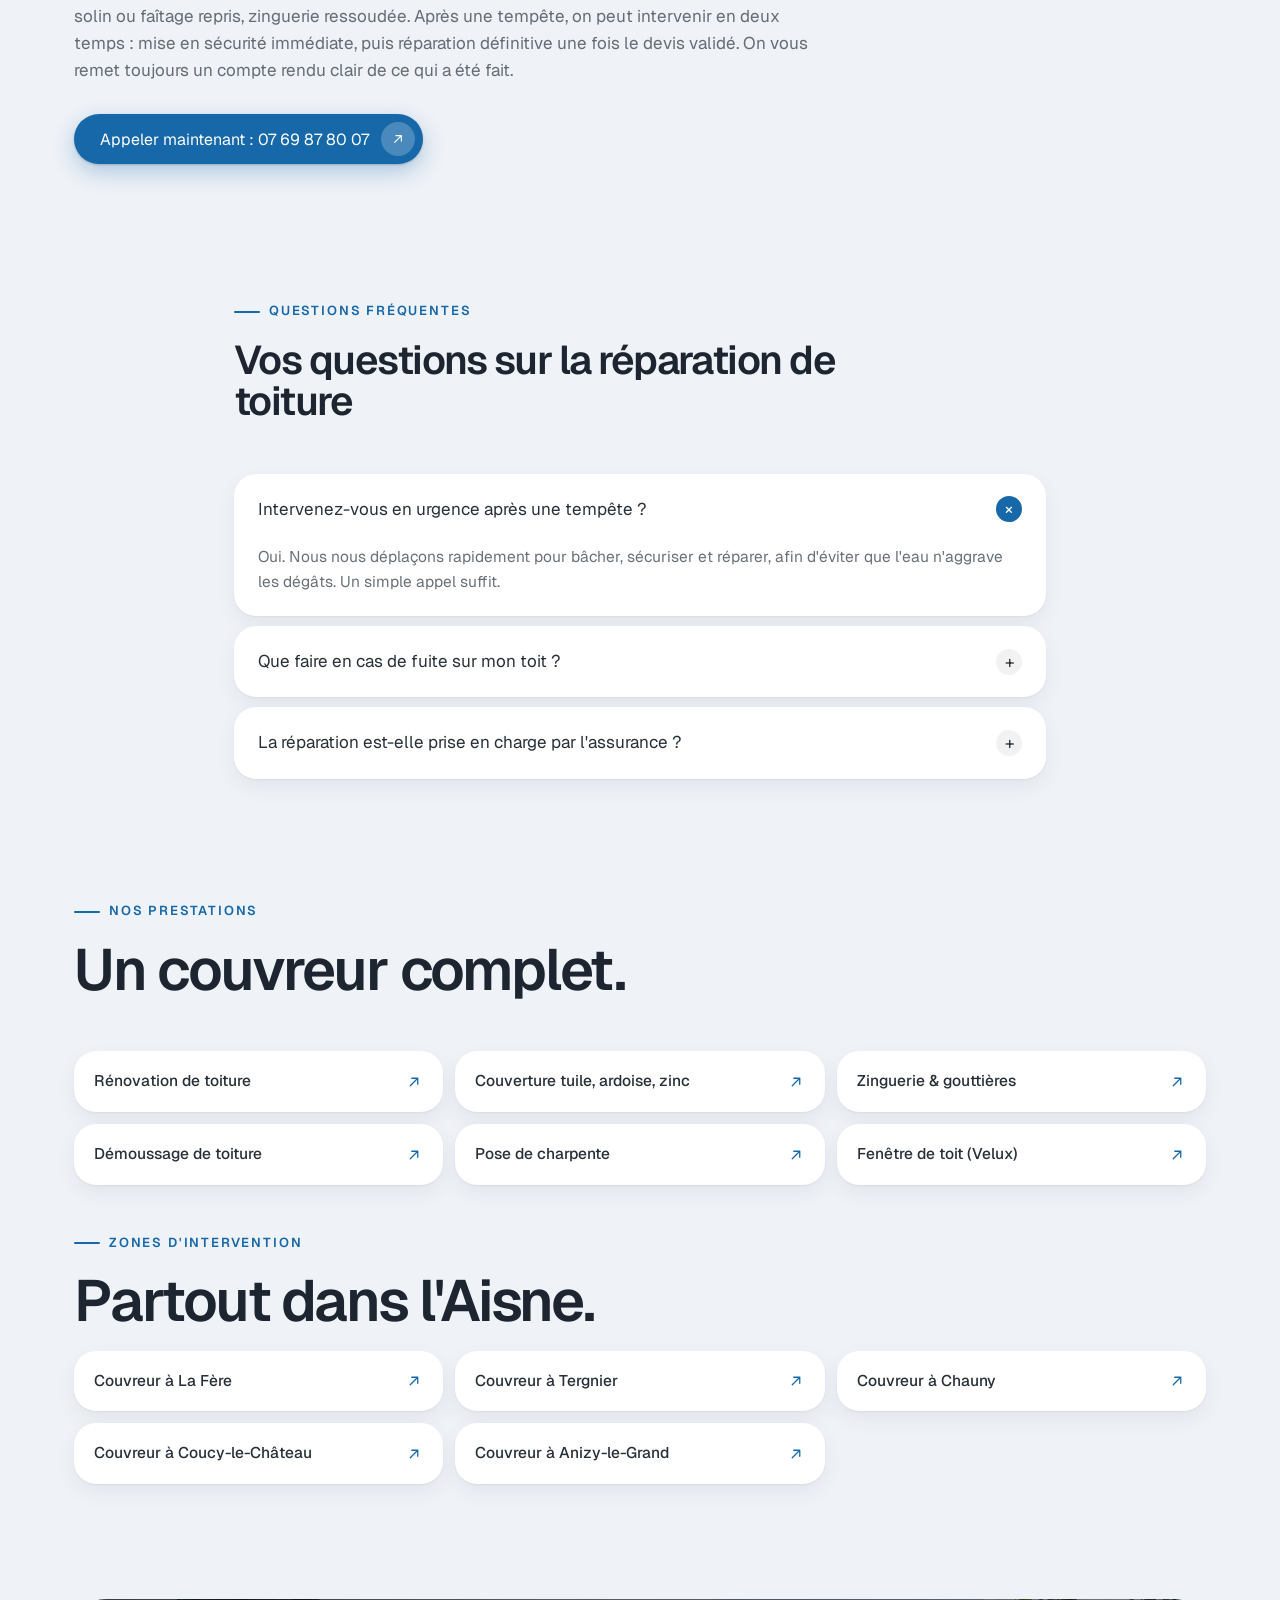
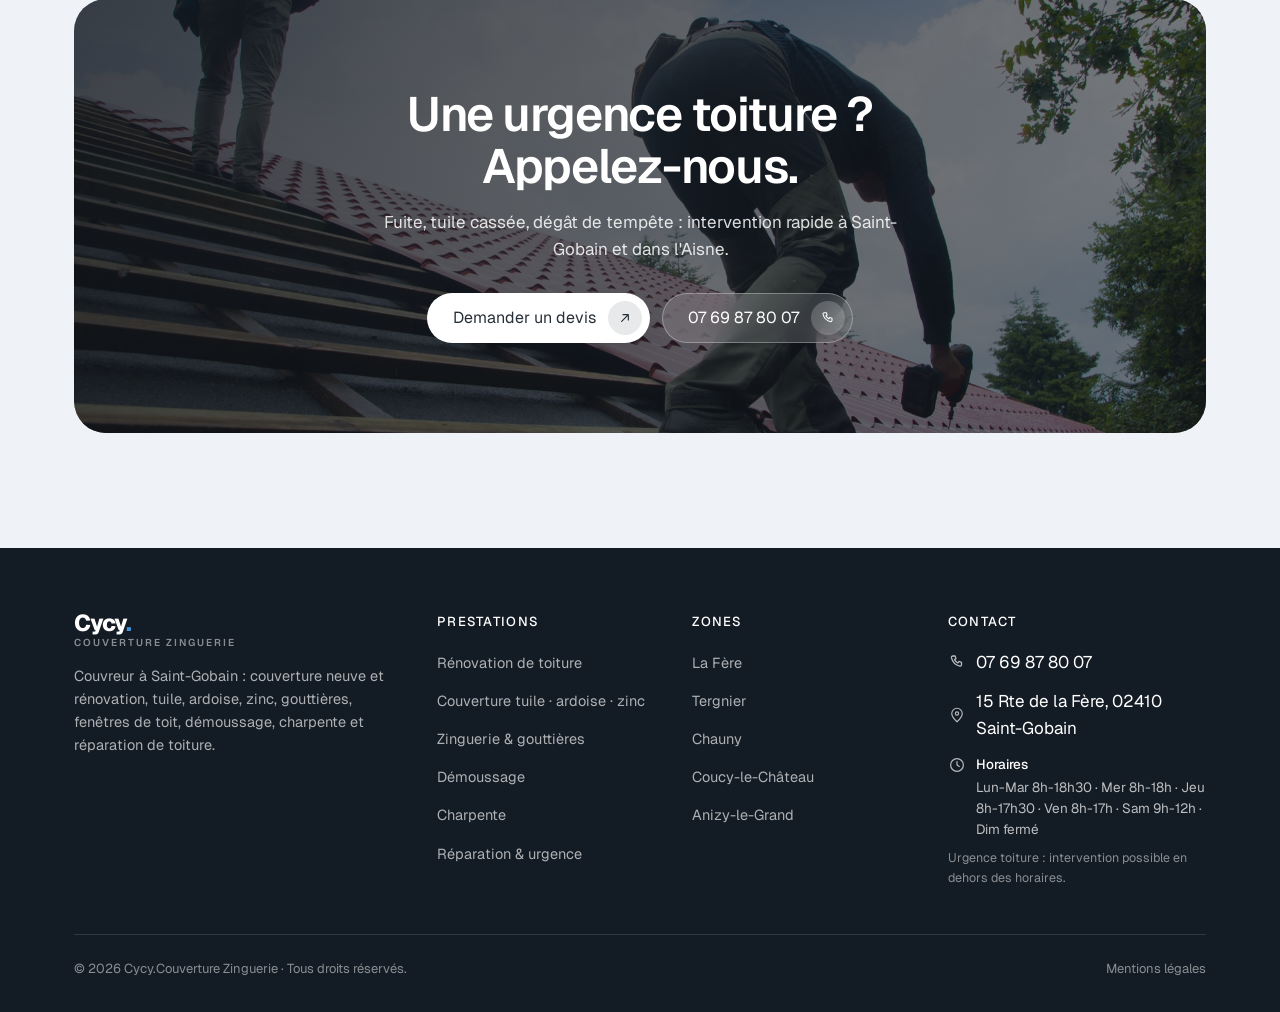
<file: reparation-toiture.html>
<!DOCTYPE html>
<html lang="fr">
<head>
<meta charset="UTF-8" />
<meta name="viewport" content="width=device-width, initial-scale=1" />
<title>Réparation de toiture & urgence à Saint-Gobain (02) | Cycy Couverture</title>
<meta name="description" content="Réparation de toiture et intervention d'urgence à Saint-Gobain et dans l'Aisne : fuite, tuile cassée, faîtage, dégât de tempête. Intervention rapide, devis gratuit. ☎ 07 69 87 80 07" />
<meta name="robots" content="index, follow, max-image-preview:large" />
<link rel="canonical" href="https://cycycouverture.fr/reparation-toiture" />
<meta name="geo.region" content="FR-02" />
<meta name="geo.placename" content="Saint-Gobain, Aisne" />
<meta name="geo.position" content="49.5847;3.3806" />
<meta property="og:type" content="article" />
<meta property="og:locale" content="fr_FR" />
<meta property="og:site_name" content="Cycy.Couverture Zinguerie" />
<meta property="og:title" content="Réparation de toiture et urgence à Saint-Gobain" />
<meta property="og:description" content="Réparation de toiture et intervention d'urgence à Saint-Gobain et dans l'Aisne : fuite, tuile cassée, faîtage, dégât de tempête. Intervention rapide, devis gratuit. ☎ 07 69 87 80 07" />
<meta property="og:url" content="https://cycycouverture.fr/reparation-toiture" />
<meta property="og:image" content="https://cycycouverture.fr/assets/og.jpg" />
<link rel="icon" type="image/svg+xml" href="assets/favicon.svg" />
<meta name="theme-color" content="#1668a8" />
<link rel="preconnect" href="https://fonts.googleapis.com" />
<link rel="preconnect" href="https://fonts.gstatic.com" crossorigin />
<link rel="stylesheet" href="https://fonts.googleapis.com/css2?family=Geist:wght@400;500;600;700;800&display=swap" />
<link rel="stylesheet" href="assets/styles.css?v=20260722g" />
<script type="application/ld+json">
{"@context":"https://schema.org","@type":"Service","name":"Réparation de toiture et urgence","serviceType":"Réparation, dépannage et urgence toiture","provider":{"@type":["RoofingContractor","HomeAndConstructionBusiness","LocalBusiness"],"@id":"https://cycycouverture.fr/#business","name":"Cycy.Couverture Zinguerie","url":"https://cycycouverture.fr/","telephone":"+33769878007"},"areaServed":[{"@type":"City","name":"Saint-Gobain"},{"@type":"City","name":"La Fère"},{"@type":"City","name":"Tergnier"},{"@type":"City","name":"Chauny"},{"@type":"City","name":"Coucy-le-Château"},{"@type":"City","name":"Anizy-le-Grand"},{"@type":"AdministrativeArea","name":"Aisne (02)"}],"url":"https://cycycouverture.fr/reparation-toiture"}
</script>
<script type="application/ld+json">
{"@context":"https://schema.org","@type":"BreadcrumbList","itemListElement":[{"@type":"ListItem","position":1,"name":"Accueil","item":"https://cycycouverture.fr/"},{"@type":"ListItem","position":2,"name":"Réparation de toiture et urgence","item":"https://cycycouverture.fr/reparation-toiture"}]}
</script>
<script type="application/ld+json">
{"@context": "https://schema.org", "@type": "FAQPage", "mainEntity": [{"@type": "Question", "name": "Intervenez-vous en urgence après une tempête ?", "acceptedAnswer": {"@type": "Answer", "text": "Oui. Nous nous déplaçons rapidement pour bâcher, sécuriser et réparer, afin d'éviter que l'eau n'aggrave les dégâts. Un simple appel suffit."}}, {"@type": "Question", "name": "Que faire en cas de fuite sur mon toit ?", "acceptedAnswer": {"@type": "Answer", "text": "Placez un récipient sous la fuite, coupez l'électricité de la zone si nécessaire, puis appelez-nous : on identifie l'origine et on répare durablement."}}, {"@type": "Question", "name": "La réparation est-elle prise en charge par l'assurance ?", "acceptedAnswer": {"@type": "Answer", "text": "Après un événement climatique (tempête, grêle), votre assurance peut intervenir. Nous vous remettons un devis clair et pouvons vous accompagner dans la déclaration."}}]}
</script>
<noscript><style>.reveal{opacity:1!important;transform:none!important}</style></noscript>
</head>
<body>
<div class="nav-shell">
  <nav class="nav" aria-label="Navigation principale">
    <a href="/" class="brand" aria-label="Cycy.Couverture Zinguerie, accueil">
      
      <span class="brand-txt"><b>Cycy<i class="dot">.</i></b><span class="bd">Couverture Zinguerie</span></span>
    </a>
    <div class="nav-links">
      <a href="/#prestations">Prestations</a>
      <a href="/#realisations">Réalisations</a>
      <a href="/#avis">Avis</a>
      <a href="/#zones">Zones</a>
      <a href="/#faq">FAQ</a>
    </div>
    <div class="nav-cta">
      <a href="tel:+33769878007" class="nav-phone">07 69 87 80 07</a>
      <a href="/#devis" class="btn btn-dark">Devis gratuit<span class="arrow"><svg viewBox="0 0 24 24" fill="none"><path d="M7 17 17 7M9 7h8v8" stroke="#fff" stroke-width="1.7" stroke-linecap="round" stroke-linejoin="round"/></svg></span></a>
    </div>
    <button class="nav-toggle" aria-label="Ouvrir le menu"><span></span></button>
  </nav>
</div>
<div class="mobile-menu" aria-hidden="true">
  <a href="/#prestations">Prestations</a>
  <a href="/#realisations">Réalisations</a>
  <a href="/#avis">Avis clients</a>
  <a href="/#zones">Zones d'intervention</a>
  <a href="/#faq">FAQ</a>
  <a href="tel:+33769878007" class="btn btn-light btn-block">07 69 87 80 07<span class="arrow"><svg viewBox="0 0 24 24" fill="none"><path d="M6.5 4h3l1.2 3.5-2 1.3a11 11 0 0 0 4.5 4.5l1.3-2 3.5 1.2v3a2 2 0 0 1-2.2 2A15.5 15.5 0 0 1 4.5 6.2 2 2 0 0 1 6.5 4Z" stroke="currentColor" stroke-width="1.6" stroke-linejoin="round"/></svg></span></a>
  <a href="/#devis" class="btn btn-dark btn-block">Demander un devis<span class="arrow"><svg viewBox="0 0 24 24" fill="none"><path d="M7 17 17 7M9 7h8v8" stroke="#fff" stroke-width="1.7" stroke-linecap="round" stroke-linejoin="round"/></svg></span></a>
</div>
<main>
<header class="page-hero">
  <div class="wrap">
    <nav class="crumb" aria-label="Fil d'ariane"><a href="/">Accueil</a><span>›</span>Réparation &amp; urgence</nav>
    <div class="page-hero-grid">
      <div class="page-hero-copy">
    <span class="eyebrow">Réparation</span>
    <h1 style="margin-top:14px">Réparation de toiture et urgence à Saint-Gobain</h1>
    <p class="lead">Une fuite, une tuile envolée, un dégât après la tempête ? Nous intervenons rapidement à Saint-Gobain et dans l'Aisne pour bâcher, réparer et sécuriser votre toiture, avant que les dégâts ne s'aggravent.</p>
    <div class="hero-cta">
      <a href="/?devis=reparation#devis" class="btn btn-dark btn-lg">Signaler une urgence<span class="arrow"><svg viewBox="0 0 24 24" fill="none"><path d="M7 17 17 7M9 7h8v8" stroke="#fff" stroke-width="1.7" stroke-linecap="round" stroke-linejoin="round"/></svg></span></a>
      <a href="tel:+33769878007" class="btn btn-light btn-lg">07 69 87 80 07<span class="arrow"><svg viewBox="0 0 24 24" fill="none"><path d="M6.5 4h3l1.2 3.5-2 1.3a11 11 0 0 0 4.5 4.5l1.3-2 3.5 1.2v3a2 2 0 0 1-2.2 2A15.5 15.5 0 0 1 4.5 6.2 2 2 0 0 1 6.5 4Z" stroke="currentColor" stroke-width="1.6" stroke-linejoin="round"/></svg></span></a>
    </div>
        <ul class="hero-trust">
          <li><svg viewBox="0 0 24 24" fill="none"><path d="m5 13 4 4L19 7" stroke="currentColor" stroke-width="2" stroke-linecap="round" stroke-linejoin="round"/></svg> Assurance décennale</li>
          <li><svg viewBox="0 0 24 24" fill="none"><path d="m5 13 4 4L19 7" stroke="currentColor" stroke-width="2" stroke-linecap="round" stroke-linejoin="round"/></svg> Devis gratuit sous 48 h</li>
          <li><svg viewBox="0 0 24 24" fill="none"><path d="m5 13 4 4L19 7" stroke="currentColor" stroke-width="2" stroke-linecap="round" stroke-linejoin="round"/></svg> Artisan local · Aisne (02)</li>
        </ul>
      </div>
      <figure class="page-hero-media"><img src="assets/service-reparation.jpg" width="1400" height="907" alt="Réparation de toiture par Cycy Couverture à Saint-Gobain" fetchpriority="high" /></figure>
    </div>
  </div>
</header>
<section class="section-pad">
  <div class="wrap">
    <article class="prose reveal">
      <p>Une toiture qui fuit ne s'améliore jamais toute seule : l'eau s'infiltre, abîme l'isolation, la charpente et les plafonds. Plus on intervient tôt, moins la facture est lourde. Couvreur de proximité, nous réagissons vite sur tout le secteur.</p>
      <h2>Nos interventions de réparation</h2>
      <ul class="bullets">
        <li><svg viewBox="0 0 24 24" fill="none"><path d="m5 13 4 4L19 7" stroke="currentColor" stroke-width="2" stroke-linecap="round" stroke-linejoin="round"/></svg><span>Recherche et réparation de fuite, reprise d'étanchéité.</span></li>
        <li><svg viewBox="0 0 24 24" fill="none"><path d="m5 13 4 4L19 7" stroke="currentColor" stroke-width="2" stroke-linecap="round" stroke-linejoin="round"/></svg><span>Remplacement de tuiles ou ardoises cassées, fissurées ou envolées.</span></li>
        <li><svg viewBox="0 0 24 24" fill="none"><path d="m5 13 4 4L19 7" stroke="currentColor" stroke-width="2" stroke-linecap="round" stroke-linejoin="round"/></svg><span>Reprise de faîtage, solins, noues et zinguerie percée.</span></li>
        <li><svg viewBox="0 0 24 24" fill="none"><path d="m5 13 4 4L19 7" stroke="currentColor" stroke-width="2" stroke-linecap="round" stroke-linejoin="round"/></svg><span>Bâchage et sécurisation d'urgence après tempête ou sinistre.</span></li>
        <li><svg viewBox="0 0 24 24" fill="none"><path d="m5 13 4 4L19 7" stroke="currentColor" stroke-width="2" stroke-linecap="round" stroke-linejoin="round"/></svg><span>Désordres après coup de vent, chute de branche ou grêle.</span></li>
      </ul>
      <h2>Intervention rapide sur le secteur</h2>
      <p>Basés à Saint-Gobain, nous nous déplaçons rapidement dans les communes alentour. En cas d'urgence, un simple appel suffit pour organiser une mise en sécurité.</p>
      <h2>Assurance et devis</h2>
      <p>Nous vous remettons un devis clair et pouvons vous accompagner pour votre déclaration en cas de sinistre. Travaux couverts par l'<strong>assurance décennale</strong>.</p>
      <h2>Comment se passe un dépannage toiture ?</h2>
      <p>À l'arrivée, on sécurise et on recherche l'origine réelle de la fuite (souvent en amont de la tache au plafond). On bâche si nécessaire pour stopper l'eau, puis on répare : tuile ou ardoise remplacée, solin ou faîtage repris, zinguerie ressoudée. Après une tempête, on peut intervenir en deux temps : mise en sécurité immédiate, puis réparation définitive une fois le devis validé. On vous remet toujours un compte rendu clair de ce qui a été fait.</p>
      <p class="cta-line"><a href="tel:+33769878007" class="btn btn-dark btn-lg">Appeler maintenant : 07 69 87 80 07<span class="arrow"><svg viewBox="0 0 24 24" fill="none"><path d="M7 17 17 7M9 7h8v8" stroke="#fff" stroke-width="1.7" stroke-linecap="round" stroke-linejoin="round"/></svg></span></a></p>
    </article>
  </div>
</section>
<section class="section-pad" style="padding-top:0">
  <div class="wrap" style="max-width:860px">
    <div class="sec-head reveal"><span class="eyebrow">Questions fréquentes</span><h2 class="h-section" style="font-size:clamp(26px,4vw,40px)">Vos questions sur la réparation de toiture</h2></div>
    <div class="faq reveal" style="margin-top:26px">
      <details open><summary>Intervenez-vous en urgence après une tempête ?<span class="pm">+</span></summary><div class="ans">Oui. Nous nous déplaçons rapidement pour bâcher, sécuriser et réparer, afin d'éviter que l'eau n'aggrave les dégâts. Un simple appel suffit.</div></details>
      <details><summary>Que faire en cas de fuite sur mon toit ?<span class="pm">+</span></summary><div class="ans">Placez un récipient sous la fuite, coupez l'électricité de la zone si nécessaire, puis appelez-nous : on identifie l'origine et on répare durablement.</div></details>
      <details><summary>La réparation est-elle prise en charge par l'assurance ?<span class="pm">+</span></summary><div class="ans">Après un événement climatique (tempête, grêle), votre assurance peut intervenir. Nous vous remettons un devis clair et pouvons vous accompagner dans la déclaration.</div></details>
    </div>
  </div>
</section>

<section class="section-pad" style="padding-top:0">
  <div class="wrap">
    <div class="sec-head reveal"><span class="eyebrow">Nos prestations</span><h2 class="h-section">Un couvreur complet.</h2></div>
    <div class="links-band reveal">
      <a class="link-card" href="/renovation-toiture">Rénovation de toiture<svg viewBox="0 0 24 24" fill="none"><path d="M7 17 17 7M9 7h8v8" stroke="currentColor" stroke-width="1.7" stroke-linecap="round" stroke-linejoin="round"/></svg></a>
      <a class="link-card" href="/couverture-tuile-ardoise-zinc">Couverture tuile, ardoise, zinc<svg viewBox="0 0 24 24" fill="none"><path d="M7 17 17 7M9 7h8v8" stroke="currentColor" stroke-width="1.7" stroke-linecap="round" stroke-linejoin="round"/></svg></a>
      <a class="link-card" href="/zinguerie-gouttieres">Zinguerie &amp; gouttières<svg viewBox="0 0 24 24" fill="none"><path d="M7 17 17 7M9 7h8v8" stroke="currentColor" stroke-width="1.7" stroke-linecap="round" stroke-linejoin="round"/></svg></a>
      <a class="link-card" href="/demoussage-toiture">Démoussage de toiture<svg viewBox="0 0 24 24" fill="none"><path d="M7 17 17 7M9 7h8v8" stroke="currentColor" stroke-width="1.7" stroke-linecap="round" stroke-linejoin="round"/></svg></a>
      <a class="link-card" href="/charpente">Pose de charpente<svg viewBox="0 0 24 24" fill="none"><path d="M7 17 17 7M9 7h8v8" stroke="currentColor" stroke-width="1.7" stroke-linecap="round" stroke-linejoin="round"/></svg></a>
      <a class="link-card" href="/fenetre-de-toit">Fenêtre de toit (Velux)<svg viewBox="0 0 24 24" fill="none"><path d="M7 17 17 7M9 7h8v8" stroke="currentColor" stroke-width="1.7" stroke-linecap="round" stroke-linejoin="round"/></svg></a>
    </div>
    <div class="sec-head reveal" style="margin-top:40px;margin-bottom:20px"><span class="eyebrow">Zones d'intervention</span><h2 class="h-section">Partout dans l'Aisne.</h2></div>
    <div class="links-band reveal">
      <a class="link-card" href="/couvreur-la-fere">Couvreur à La Fère<svg viewBox="0 0 24 24" fill="none"><path d="M7 17 17 7M9 7h8v8" stroke="currentColor" stroke-width="1.7" stroke-linecap="round" stroke-linejoin="round"/></svg></a>
      <a class="link-card" href="/couvreur-tergnier">Couvreur à Tergnier<svg viewBox="0 0 24 24" fill="none"><path d="M7 17 17 7M9 7h8v8" stroke="currentColor" stroke-width="1.7" stroke-linecap="round" stroke-linejoin="round"/></svg></a>
      <a class="link-card" href="/couvreur-chauny">Couvreur à Chauny<svg viewBox="0 0 24 24" fill="none"><path d="M7 17 17 7M9 7h8v8" stroke="currentColor" stroke-width="1.7" stroke-linecap="round" stroke-linejoin="round"/></svg></a>
      <a class="link-card" href="/couvreur-coucy-le-chateau">Couvreur à Coucy-le-Château<svg viewBox="0 0 24 24" fill="none"><path d="M7 17 17 7M9 7h8v8" stroke="currentColor" stroke-width="1.7" stroke-linecap="round" stroke-linejoin="round"/></svg></a>
      <a class="link-card" href="/couvreur-anizy">Couvreur à Anizy-le-Grand<svg viewBox="0 0 24 24" fill="none"><path d="M7 17 17 7M9 7h8v8" stroke="currentColor" stroke-width="1.7" stroke-linecap="round" stroke-linejoin="round"/></svg></a>
    </div>
  </div>
</section>
<section class="section-pad" style="padding-top:0">
  <div class="wrap">
    <div class="cta-inner reveal">
      <img width="1200" height="800" src="assets/cta-toiture.jpg" alt="" aria-hidden="true" />
      <h2>Une urgence toiture ?<br>Appelez-nous.</h2>
      <p>Fuite, tuile cassée, dégât de tempête : intervention rapide à Saint-Gobain et dans l'Aisne.</p>
      <div class="cta-actions">
        <a href="/#devis" class="btn btn-light btn-lg">Demander un devis<span class="arrow"><svg viewBox="0 0 24 24" fill="none"><path d="M7 17 17 7M9 7h8v8" stroke="currentColor" stroke-width="1.7" stroke-linecap="round" stroke-linejoin="round"/></svg></span></a>
        <a href="tel:+33769878007" class="btn btn-glass btn-lg">07 69 87 80 07<span class="arrow"><svg viewBox="0 0 24 24" fill="none"><path d="M6.5 4h3l1.2 3.5-2 1.3a11 11 0 0 0 4.5 4.5l1.3-2 3.5 1.2v3a2 2 0 0 1-2.2 2A15.5 15.5 0 0 1 4.5 6.2 2 2 0 0 1 6.5 4Z" stroke="currentColor" stroke-width="1.6" stroke-linejoin="round"/></svg></span></a>
      </div>
    </div>
  </div>
</section>
</main>

<footer class="footer">
  <div class="wrap">
    <div class="footer-grid">
      <div>
        <div class="brand"><span class="brand-txt"><b>Cycy<i class="dot">.</i></b><span class="bd">Couverture Zinguerie</span></span></div>
        <p>Couvreur à Saint-Gobain : couverture neuve et rénovation, tuile, ardoise, zinc, gouttières, fenêtres de toit, démoussage, charpente et réparation de toiture.</p>
      </div>
      <div><h4>Prestations</h4><ul>
        <li><a href="/renovation-toiture">Rénovation de toiture</a></li>
        <li><a href="/couverture-tuile-ardoise-zinc">Couverture tuile · ardoise · zinc</a></li>
        <li><a href="/zinguerie-gouttieres">Zinguerie &amp; gouttières</a></li>
        <li><a href="/demoussage-toiture">Démoussage</a></li>
        <li><a href="/charpente">Charpente</a></li>
        <li><a href="/reparation-toiture">Réparation &amp; urgence</a></li>
      </ul></div>
      <div><h4>Zones</h4><ul>
        <li><a href="/couvreur-la-fere">La Fère</a></li>
        <li><a href="/couvreur-tergnier">Tergnier</a></li>
        <li><a href="/couvreur-chauny">Chauny</a></li>
        <li><a href="/couvreur-coucy-le-chateau">Coucy-le-Château</a></li>
        <li><a href="/couvreur-anizy">Anizy-le-Grand</a></li>
      </ul></div>
      <div class="fcontact"><h4>Contact</h4>
        <a href="tel:+33769878007"><svg viewBox="0 0 24 24" fill="none"><path d="M6.5 4h3l1.2 3.5-2 1.3a11 11 0 0 0 4.5 4.5l1.3-2 3.5 1.2v3a2 2 0 0 1-2.2 2A15.5 15.5 0 0 1 4.5 6.2 2 2 0 0 1 6.5 4Z" stroke="currentColor" stroke-width="1.7" stroke-linejoin="round"/></svg>07 69 87 80 07</a>
        <a href="https://www.google.com/maps/search/?api=1&query=15+Rte+de+la+F%C3%A8re+02410+Saint-Gobain" target="_blank" rel="noopener noreferrer"><svg viewBox="0 0 24 24" fill="none"><path d="M12 21s7-6.3 7-11a7 7 0 1 0-14 0c0 4.7 7 11 7 11Z" stroke="currentColor" stroke-width="1.5"/><circle cx="12" cy="10" r="2.2" stroke="currentColor" stroke-width="1.5"/></svg>15 Rte de la Fère, 02410 Saint-Gobain</a>
        <div class="fhours"><svg viewBox="0 0 24 24" fill="none"><circle cx="12" cy="12" r="8.5" stroke="currentColor" stroke-width="1.6"/><path d="M12 7.5V12l3 2" stroke="currentColor" stroke-width="1.6" stroke-linecap="round" stroke-linejoin="round"/></svg><span><b>Horaires</b>Lun-Mar 8h-18h30 · Mer 8h-18h · Jeu 8h-17h30 · Ven 8h-17h · Sam 9h-12h · Dim fermé</span></div>
        <p class="furgence">Urgence toiture : intervention possible en dehors des horaires.</p>
      </div>
    </div>
    <div class="footer-bottom">
      <span>© <span id="year">2026</span> Cycy.Couverture Zinguerie · Tous droits réservés.</span>
      <span><a href="/mentions-legales">Mentions légales</a></span>
    </div>
  </div>
</footer>

<a class="wa-fab" href="https://wa.me/33769878007?text=Bonjour%2C%20j%27ai%20une%20urgence%20toiture%20(fuite%2Ftuile%20cass%C3%A9e)." target="_blank" rel="noopener noreferrer" aria-label="Contacter sur WhatsApp">
  <svg viewBox="0 0 32 32" fill="#fff" aria-hidden="true"><path d="M16 .4C7.4.4.4 7.4.4 16c0 2.8.7 5.5 2.1 7.9L.3 31.7l8-2.1c2.3 1.3 4.9 1.9 7.6 1.9h.1c8.6 0 15.6-7 15.6-15.6 0-4.2-1.6-8.1-4.6-11C24.1 2 20.2.4 16 .4zm0 28.5h-.1c-2.4 0-4.8-.7-6.9-1.9l-.5-.3-5.1 1.3 1.4-5-.3-.5c-1.4-2.2-2.1-4.7-2.1-7.3C2.4 8.5 8.5 2.5 16 2.5c3.6 0 7 1.4 9.6 4 2.6 2.6 4 6 4 9.6-.1 7.4-6.1 13.3-13.6 13.3zm8.5-9.9c-.5-.2-2.8-1.4-3.2-1.5-.4-.2-.7-.2-1 .2-.3.5-1.2 1.5-1.4 1.7-.3.3-.5.3-1 .1-.5-.2-2-.7-3.8-2.3-1.4-1.2-2.3-2.8-2.6-3.3-.3-.5 0-.7.2-1 .2-.2.5-.5.7-.8.2-.3.3-.5.5-.8.2-.3.1-.6 0-.8-.1-.2-1-2.5-1.4-3.4-.4-.9-.8-.8-1-.8h-.9c-.3 0-.8.1-1.2.6-.4.5-1.6 1.5-1.6 3.8s1.6 4.4 1.9 4.7c.2.3 3.2 4.9 7.7 6.8 1.1.5 1.9.8 2.6 1 1.1.3 2.1.3 2.9.2.9-.1 2.8-1.1 3.2-2.3.4-1.1.4-2.1.3-2.3-.1-.2-.4-.3-.9-.5z"/></svg>
</a>
<div class="callbar">
  <a href="tel:+33769878007" class="call"><svg viewBox="0 0 24 24" fill="none"><path d="M6.5 4h3l1.2 3.5-2 1.3a11 11 0 0 0 4.5 4.5l1.3-2 3.5 1.2v3a2 2 0 0 1-2.2 2A15.5 15.5 0 0 1 4.5 6.2 2 2 0 0 1 6.5 4Z" stroke="currentColor" stroke-width="1.7" stroke-linejoin="round"/></svg>Appeler</a>
  <a href="/#devis" class="quote"><svg viewBox="0 0 24 24" fill="none"><path d="M7 17 17 7M9 7h8v8" stroke="#fff" stroke-width="1.7" stroke-linecap="round" stroke-linejoin="round"/></svg>Devis gratuit</a>
</div>

<script src="assets/script.js?v=20260722g"></script>
</body>
</html>
</file>
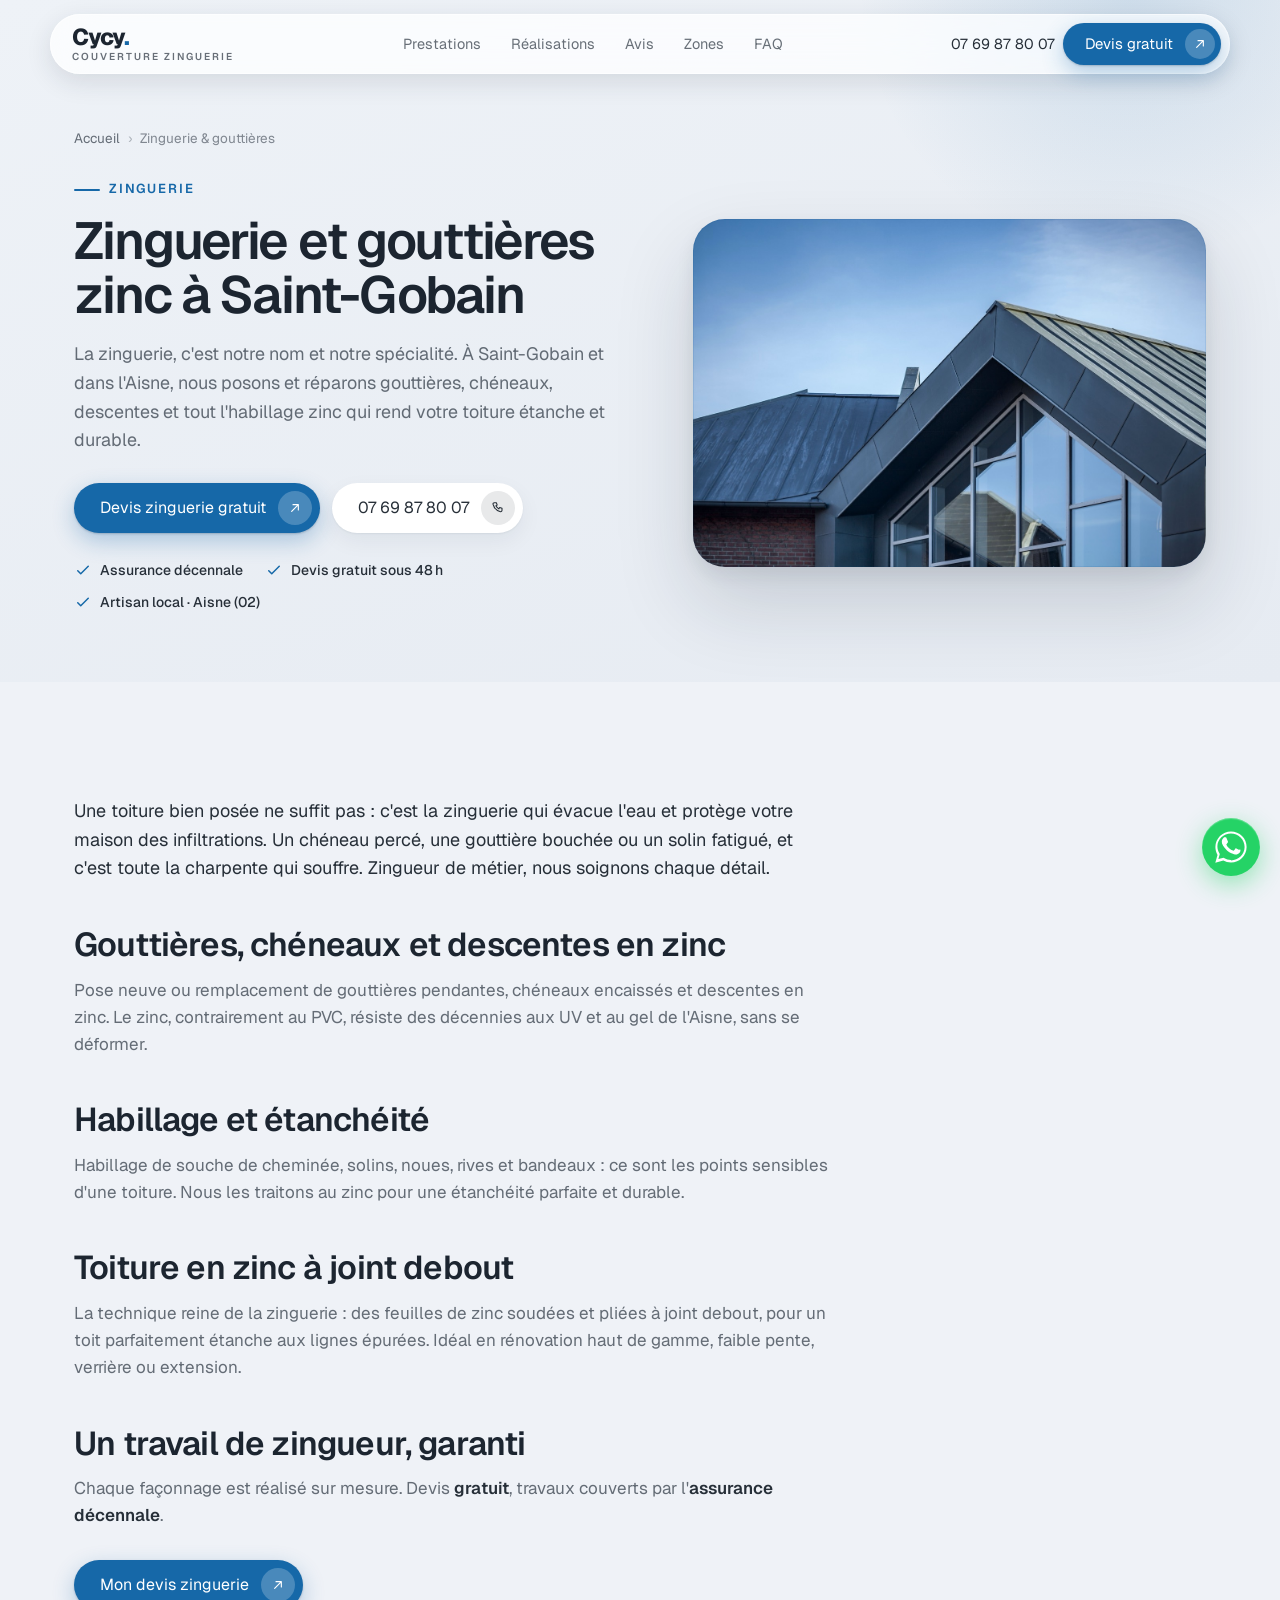
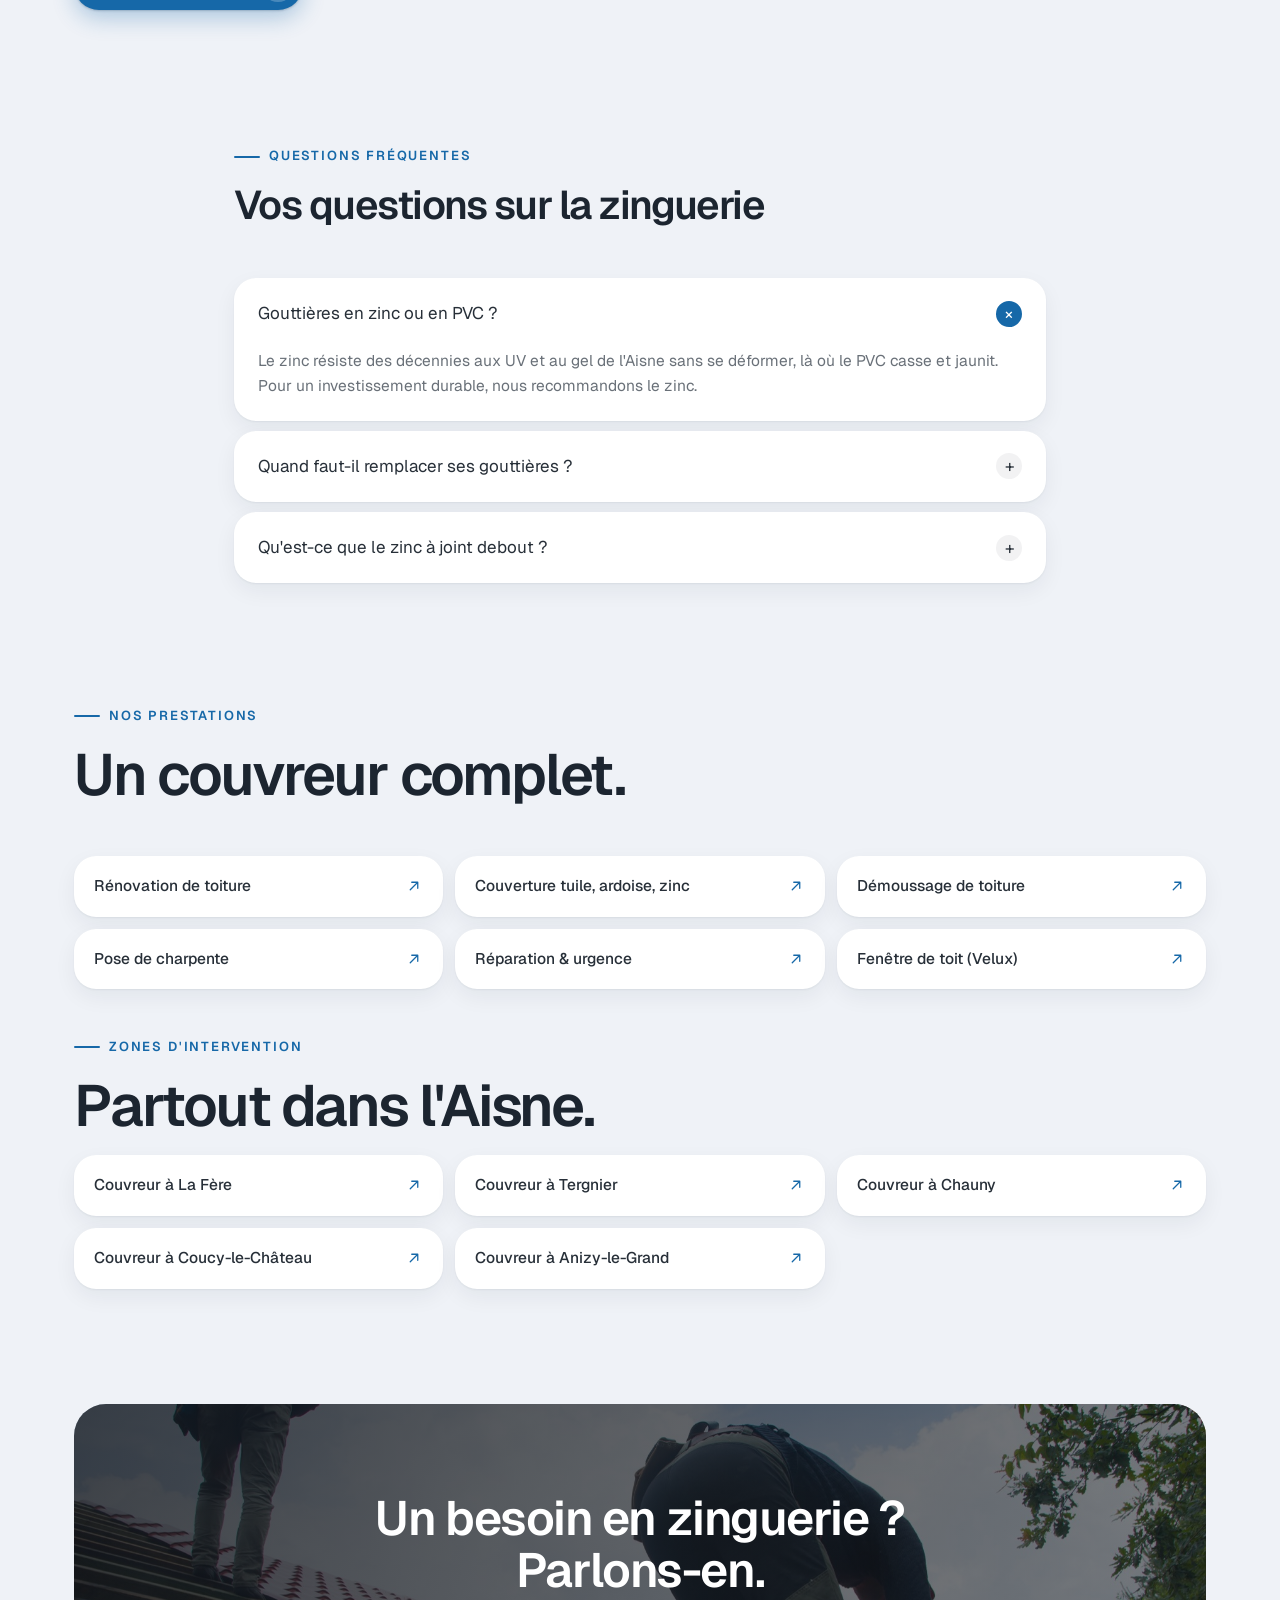
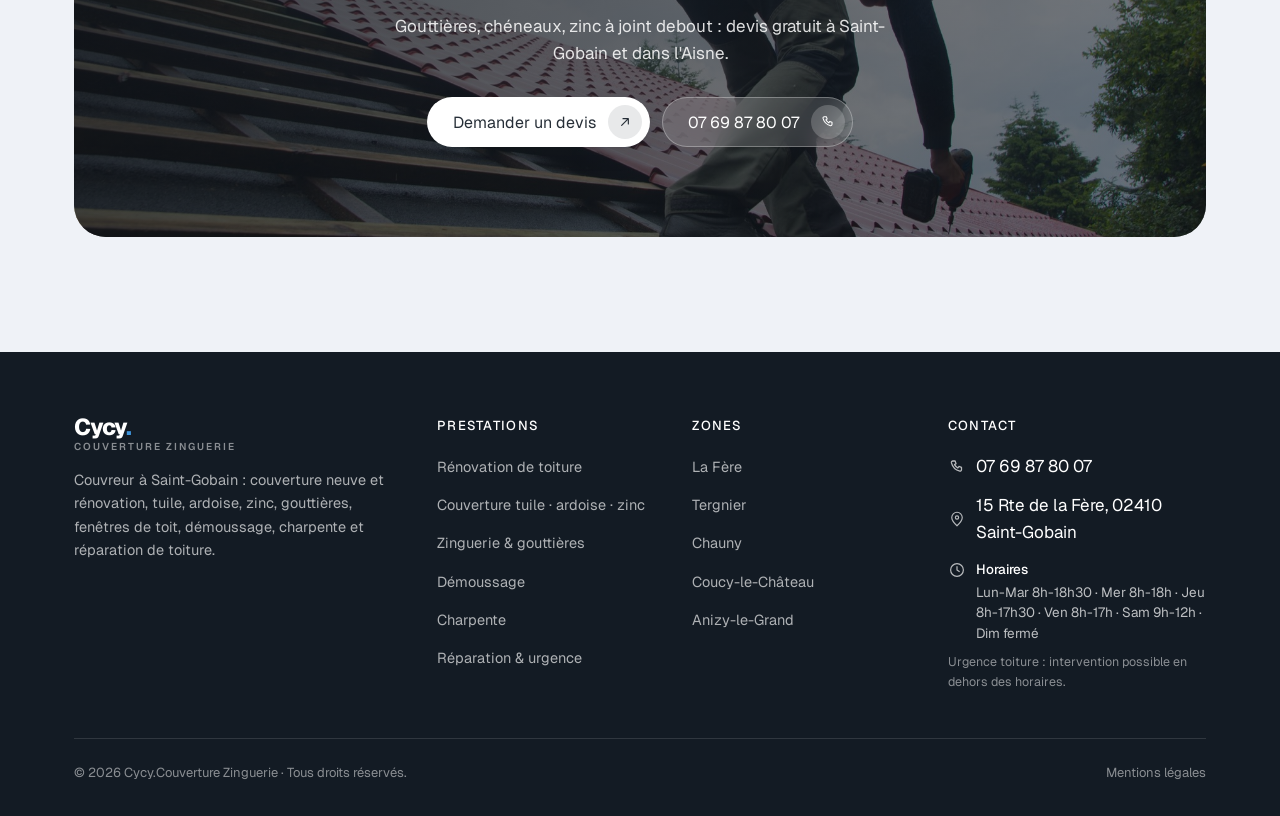
<file: zinguerie-gouttieres.html>
<!DOCTYPE html>
<html lang="fr">
<head>
<meta charset="UTF-8" />
<meta name="viewport" content="width=device-width, initial-scale=1" />
<title>Zinguerie & gouttières zinc à Saint-Gobain (02) | Cycy Couverture Zinguerie</title>
<meta name="description" content="Zinguerie et pose de gouttières zinc à Saint-Gobain et dans l'Aisne : gouttières, chéneaux, descentes, noues, habillage de souche, zinc à joint debout. Devis gratuit. ☎ 07 69 87 80 07" />
<meta name="robots" content="index, follow, max-image-preview:large" />
<link rel="canonical" href="https://cycycouverture.fr/zinguerie-gouttieres" />
<meta name="geo.region" content="FR-02" />
<meta name="geo.placename" content="Saint-Gobain, Aisne" />
<meta name="geo.position" content="49.5847;3.3806" />
<meta property="og:type" content="article" />
<meta property="og:locale" content="fr_FR" />
<meta property="og:site_name" content="Cycy.Couverture Zinguerie" />
<meta property="og:title" content="Zinguerie et gouttières zinc à Saint-Gobain" />
<meta property="og:description" content="Zinguerie et pose de gouttières zinc à Saint-Gobain et dans l'Aisne : gouttières, chéneaux, descentes, noues, habillage de souche, zinc à joint debout. Devis gratuit. ☎ 07 69 87 80 07" />
<meta property="og:url" content="https://cycycouverture.fr/zinguerie-gouttieres" />
<meta property="og:image" content="https://cycycouverture.fr/assets/og.jpg" />
<link rel="icon" type="image/svg+xml" href="assets/favicon.svg" />
<meta name="theme-color" content="#1668a8" />
<link rel="preconnect" href="https://fonts.googleapis.com" />
<link rel="preconnect" href="https://fonts.gstatic.com" crossorigin />
<link rel="stylesheet" href="https://fonts.googleapis.com/css2?family=Geist:wght@400;500;600;700;800&display=swap" />
<link rel="stylesheet" href="assets/styles.css?v=20260722g" />
<script type="application/ld+json">
{"@context":"https://schema.org","@type":"Service","name":"Zinguerie et gouttières zinc","serviceType":"Zinguerie, gouttières et habillage zinc","provider":{"@type":["RoofingContractor","HomeAndConstructionBusiness","LocalBusiness"],"@id":"https://cycycouverture.fr/#business","name":"Cycy.Couverture Zinguerie","url":"https://cycycouverture.fr/","telephone":"+33769878007"},"areaServed":[{"@type":"City","name":"Saint-Gobain"},{"@type":"City","name":"La Fère"},{"@type":"City","name":"Tergnier"},{"@type":"City","name":"Chauny"},{"@type":"City","name":"Coucy-le-Château"},{"@type":"City","name":"Anizy-le-Grand"},{"@type":"AdministrativeArea","name":"Aisne (02)"}],"url":"https://cycycouverture.fr/zinguerie-gouttieres"}
</script>
<script type="application/ld+json">
{"@context":"https://schema.org","@type":"BreadcrumbList","itemListElement":[{"@type":"ListItem","position":1,"name":"Accueil","item":"https://cycycouverture.fr/"},{"@type":"ListItem","position":2,"name":"Zinguerie et gouttières zinc","item":"https://cycycouverture.fr/zinguerie-gouttieres"}]}
</script>
<script type="application/ld+json">
{"@context": "https://schema.org", "@type": "FAQPage", "mainEntity": [{"@type": "Question", "name": "Gouttières en zinc ou en PVC ?", "acceptedAnswer": {"@type": "Answer", "text": "Le zinc résiste des décennies aux UV et au gel de l'Aisne sans se déformer, là où le PVC casse et jaunit. Pour un investissement durable, nous recommandons le zinc."}}, {"@type": "Question", "name": "Quand faut-il remplacer ses gouttières ?", "acceptedAnswer": {"@type": "Answer", "text": "Débordements, fuites aux jointures, traces de rouille ou de ruissellement sur la façade : ce sont les signes qu'il faut intervenir avant que l'eau n'abîme la charpente et les murs."}}, {"@type": "Question", "name": "Qu'est-ce que le zinc à joint debout ?", "acceptedAnswer": {"@type": "Answer", "text": "C'est la technique reine de la zinguerie : des feuilles de zinc pliées et assemblées par des joints relevés, pour une étanchéité parfaite et des lignes épurées, idéale en faible pente."}}]}
</script>
<noscript><style>.reveal{opacity:1!important;transform:none!important}</style></noscript>
</head>
<body>
<div class="nav-shell">
  <nav class="nav" aria-label="Navigation principale">
    <a href="/" class="brand" aria-label="Cycy.Couverture Zinguerie, accueil">
      
      <span class="brand-txt"><b>Cycy<i class="dot">.</i></b><span class="bd">Couverture Zinguerie</span></span>
    </a>
    <div class="nav-links">
      <a href="/#prestations">Prestations</a>
      <a href="/#realisations">Réalisations</a>
      <a href="/#avis">Avis</a>
      <a href="/#zones">Zones</a>
      <a href="/#faq">FAQ</a>
    </div>
    <div class="nav-cta">
      <a href="tel:+33769878007" class="nav-phone">07 69 87 80 07</a>
      <a href="/#devis" class="btn btn-dark">Devis gratuit<span class="arrow"><svg viewBox="0 0 24 24" fill="none"><path d="M7 17 17 7M9 7h8v8" stroke="#fff" stroke-width="1.7" stroke-linecap="round" stroke-linejoin="round"/></svg></span></a>
    </div>
    <button class="nav-toggle" aria-label="Ouvrir le menu"><span></span></button>
  </nav>
</div>
<div class="mobile-menu" aria-hidden="true">
  <a href="/#prestations">Prestations</a>
  <a href="/#realisations">Réalisations</a>
  <a href="/#avis">Avis clients</a>
  <a href="/#zones">Zones d'intervention</a>
  <a href="/#faq">FAQ</a>
  <a href="tel:+33769878007" class="btn btn-light btn-block">07 69 87 80 07<span class="arrow"><svg viewBox="0 0 24 24" fill="none"><path d="M6.5 4h3l1.2 3.5-2 1.3a11 11 0 0 0 4.5 4.5l1.3-2 3.5 1.2v3a2 2 0 0 1-2.2 2A15.5 15.5 0 0 1 4.5 6.2 2 2 0 0 1 6.5 4Z" stroke="currentColor" stroke-width="1.6" stroke-linejoin="round"/></svg></span></a>
  <a href="/#devis" class="btn btn-dark btn-block">Demander un devis<span class="arrow"><svg viewBox="0 0 24 24" fill="none"><path d="M7 17 17 7M9 7h8v8" stroke="#fff" stroke-width="1.7" stroke-linecap="round" stroke-linejoin="round"/></svg></span></a>
</div>
<main>
<header class="page-hero">
  <div class="wrap">
    <nav class="crumb" aria-label="Fil d'ariane"><a href="/">Accueil</a><span>›</span>Zinguerie &amp; gouttières</nav>
    <div class="page-hero-grid">
      <div class="page-hero-copy">
    <span class="eyebrow">Zinguerie</span>
    <h1 style="margin-top:14px">Zinguerie et gouttières zinc à Saint-Gobain</h1>
    <p class="lead">La zinguerie, c'est notre nom et notre spécialité. À Saint-Gobain et dans l'Aisne, nous posons et réparons gouttières, chéneaux, descentes et tout l'habillage zinc qui rend votre toiture étanche et durable.</p>
    <div class="hero-cta">
      <a href="/?devis=gouttiere#devis" class="btn btn-dark btn-lg">Devis zinguerie gratuit<span class="arrow"><svg viewBox="0 0 24 24" fill="none"><path d="M7 17 17 7M9 7h8v8" stroke="#fff" stroke-width="1.7" stroke-linecap="round" stroke-linejoin="round"/></svg></span></a>
      <a href="tel:+33769878007" class="btn btn-light btn-lg">07 69 87 80 07<span class="arrow"><svg viewBox="0 0 24 24" fill="none"><path d="M6.5 4h3l1.2 3.5-2 1.3a11 11 0 0 0 4.5 4.5l1.3-2 3.5 1.2v3a2 2 0 0 1-2.2 2A15.5 15.5 0 0 1 4.5 6.2 2 2 0 0 1 6.5 4Z" stroke="currentColor" stroke-width="1.6" stroke-linejoin="round"/></svg></span></a>
    </div>
        <ul class="hero-trust">
          <li><svg viewBox="0 0 24 24" fill="none"><path d="m5 13 4 4L19 7" stroke="currentColor" stroke-width="2" stroke-linecap="round" stroke-linejoin="round"/></svg> Assurance décennale</li>
          <li><svg viewBox="0 0 24 24" fill="none"><path d="m5 13 4 4L19 7" stroke="currentColor" stroke-width="2" stroke-linecap="round" stroke-linejoin="round"/></svg> Devis gratuit sous 48 h</li>
          <li><svg viewBox="0 0 24 24" fill="none"><path d="m5 13 4 4L19 7" stroke="currentColor" stroke-width="2" stroke-linecap="round" stroke-linejoin="round"/></svg> Artisan local · Aisne (02)</li>
        </ul>
      </div>
      <figure class="page-hero-media"><img src="assets/service-zincalu.jpg" width="1400" height="867" alt="Zinguerie et gouttières zinc réalisées par Cycy Couverture" fetchpriority="high" /></figure>
    </div>
  </div>
</header>
<section class="section-pad">
  <div class="wrap">
    <article class="prose reveal">
      <p>Une toiture bien posée ne suffit pas : c'est la zinguerie qui évacue l'eau et protège votre maison des infiltrations. Un chéneau percé, une gouttière bouchée ou un solin fatigué, et c'est toute la charpente qui souffre. Zingueur de métier, nous soignons chaque détail.</p>
      <h2>Gouttières, chéneaux et descentes en zinc</h2>
      <p>Pose neuve ou remplacement de gouttières pendantes, chéneaux encaissés et descentes en zinc. Le zinc, contrairement au PVC, résiste des décennies aux UV et au gel de l'Aisne, sans se déformer.</p>
      <h2>Habillage et étanchéité</h2>
      <p>Habillage de souche de cheminée, solins, noues, rives et bandeaux : ce sont les points sensibles d'une toiture. Nous les traitons au zinc pour une étanchéité parfaite et durable.</p>
      <h2>Toiture en zinc à joint debout</h2>
      <p>La technique reine de la zinguerie : des feuilles de zinc soudées et pliées à joint debout, pour un toit parfaitement étanche aux lignes épurées. Idéal en rénovation haut de gamme, faible pente, verrière ou extension.</p>
      <h2>Un travail de zingueur, garanti</h2>
      <p>Chaque façonnage est réalisé sur mesure. Devis <strong>gratuit</strong>, travaux couverts par l'<strong>assurance décennale</strong>.</p>
      <p class="cta-line"><a href="/#devis" class="btn btn-dark btn-lg">Mon devis zinguerie<span class="arrow"><svg viewBox="0 0 24 24" fill="none"><path d="M7 17 17 7M9 7h8v8" stroke="#fff" stroke-width="1.7" stroke-linecap="round" stroke-linejoin="round"/></svg></span></a></p>
    </article>
  </div>
</section>
<section class="section-pad" style="padding-top:0">
  <div class="wrap" style="max-width:860px">
    <div class="sec-head reveal"><span class="eyebrow">Questions fréquentes</span><h2 class="h-section" style="font-size:clamp(26px,4vw,40px)">Vos questions sur la zinguerie</h2></div>
    <div class="faq reveal" style="margin-top:26px">
      <details open><summary>Gouttières en zinc ou en PVC ?<span class="pm">+</span></summary><div class="ans">Le zinc résiste des décennies aux UV et au gel de l'Aisne sans se déformer, là où le PVC casse et jaunit. Pour un investissement durable, nous recommandons le zinc.</div></details>
      <details><summary>Quand faut-il remplacer ses gouttières ?<span class="pm">+</span></summary><div class="ans">Débordements, fuites aux jointures, traces de rouille ou de ruissellement sur la façade : ce sont les signes qu'il faut intervenir avant que l'eau n'abîme la charpente et les murs.</div></details>
      <details><summary>Qu'est-ce que le zinc à joint debout ?<span class="pm">+</span></summary><div class="ans">C'est la technique reine de la zinguerie : des feuilles de zinc pliées et assemblées par des joints relevés, pour une étanchéité parfaite et des lignes épurées, idéale en faible pente.</div></details>
    </div>
  </div>
</section>

<section class="section-pad" style="padding-top:0">
  <div class="wrap">
    <div class="sec-head reveal"><span class="eyebrow">Nos prestations</span><h2 class="h-section">Un couvreur complet.</h2></div>
    <div class="links-band reveal">
      <a class="link-card" href="/renovation-toiture">Rénovation de toiture<svg viewBox="0 0 24 24" fill="none"><path d="M7 17 17 7M9 7h8v8" stroke="currentColor" stroke-width="1.7" stroke-linecap="round" stroke-linejoin="round"/></svg></a>
      <a class="link-card" href="/couverture-tuile-ardoise-zinc">Couverture tuile, ardoise, zinc<svg viewBox="0 0 24 24" fill="none"><path d="M7 17 17 7M9 7h8v8" stroke="currentColor" stroke-width="1.7" stroke-linecap="round" stroke-linejoin="round"/></svg></a>
      <a class="link-card" href="/demoussage-toiture">Démoussage de toiture<svg viewBox="0 0 24 24" fill="none"><path d="M7 17 17 7M9 7h8v8" stroke="currentColor" stroke-width="1.7" stroke-linecap="round" stroke-linejoin="round"/></svg></a>
      <a class="link-card" href="/charpente">Pose de charpente<svg viewBox="0 0 24 24" fill="none"><path d="M7 17 17 7M9 7h8v8" stroke="currentColor" stroke-width="1.7" stroke-linecap="round" stroke-linejoin="round"/></svg></a>
      <a class="link-card" href="/reparation-toiture">Réparation &amp; urgence<svg viewBox="0 0 24 24" fill="none"><path d="M7 17 17 7M9 7h8v8" stroke="currentColor" stroke-width="1.7" stroke-linecap="round" stroke-linejoin="round"/></svg></a>
      <a class="link-card" href="/fenetre-de-toit">Fenêtre de toit (Velux)<svg viewBox="0 0 24 24" fill="none"><path d="M7 17 17 7M9 7h8v8" stroke="currentColor" stroke-width="1.7" stroke-linecap="round" stroke-linejoin="round"/></svg></a>
    </div>
    <div class="sec-head reveal" style="margin-top:40px;margin-bottom:20px"><span class="eyebrow">Zones d'intervention</span><h2 class="h-section">Partout dans l'Aisne.</h2></div>
    <div class="links-band reveal">
      <a class="link-card" href="/couvreur-la-fere">Couvreur à La Fère<svg viewBox="0 0 24 24" fill="none"><path d="M7 17 17 7M9 7h8v8" stroke="currentColor" stroke-width="1.7" stroke-linecap="round" stroke-linejoin="round"/></svg></a>
      <a class="link-card" href="/couvreur-tergnier">Couvreur à Tergnier<svg viewBox="0 0 24 24" fill="none"><path d="M7 17 17 7M9 7h8v8" stroke="currentColor" stroke-width="1.7" stroke-linecap="round" stroke-linejoin="round"/></svg></a>
      <a class="link-card" href="/couvreur-chauny">Couvreur à Chauny<svg viewBox="0 0 24 24" fill="none"><path d="M7 17 17 7M9 7h8v8" stroke="currentColor" stroke-width="1.7" stroke-linecap="round" stroke-linejoin="round"/></svg></a>
      <a class="link-card" href="/couvreur-coucy-le-chateau">Couvreur à Coucy-le-Château<svg viewBox="0 0 24 24" fill="none"><path d="M7 17 17 7M9 7h8v8" stroke="currentColor" stroke-width="1.7" stroke-linecap="round" stroke-linejoin="round"/></svg></a>
      <a class="link-card" href="/couvreur-anizy">Couvreur à Anizy-le-Grand<svg viewBox="0 0 24 24" fill="none"><path d="M7 17 17 7M9 7h8v8" stroke="currentColor" stroke-width="1.7" stroke-linecap="round" stroke-linejoin="round"/></svg></a>
    </div>
  </div>
</section>
<section class="section-pad" style="padding-top:0">
  <div class="wrap">
    <div class="cta-inner reveal">
      <img width="1200" height="800" src="assets/cta-toiture.jpg" alt="" aria-hidden="true" />
      <h2>Un besoin en zinguerie ?<br>Parlons-en.</h2>
      <p>Gouttières, chéneaux, zinc à joint debout : devis gratuit à Saint-Gobain et dans l'Aisne.</p>
      <div class="cta-actions">
        <a href="/#devis" class="btn btn-light btn-lg">Demander un devis<span class="arrow"><svg viewBox="0 0 24 24" fill="none"><path d="M7 17 17 7M9 7h8v8" stroke="currentColor" stroke-width="1.7" stroke-linecap="round" stroke-linejoin="round"/></svg></span></a>
        <a href="tel:+33769878007" class="btn btn-glass btn-lg">07 69 87 80 07<span class="arrow"><svg viewBox="0 0 24 24" fill="none"><path d="M6.5 4h3l1.2 3.5-2 1.3a11 11 0 0 0 4.5 4.5l1.3-2 3.5 1.2v3a2 2 0 0 1-2.2 2A15.5 15.5 0 0 1 4.5 6.2 2 2 0 0 1 6.5 4Z" stroke="currentColor" stroke-width="1.6" stroke-linejoin="round"/></svg></span></a>
      </div>
    </div>
  </div>
</section>
</main>

<footer class="footer">
  <div class="wrap">
    <div class="footer-grid">
      <div>
        <div class="brand"><span class="brand-txt"><b>Cycy<i class="dot">.</i></b><span class="bd">Couverture Zinguerie</span></span></div>
        <p>Couvreur à Saint-Gobain : couverture neuve et rénovation, tuile, ardoise, zinc, gouttières, fenêtres de toit, démoussage, charpente et réparation de toiture.</p>
      </div>
      <div><h4>Prestations</h4><ul>
        <li><a href="/renovation-toiture">Rénovation de toiture</a></li>
        <li><a href="/couverture-tuile-ardoise-zinc">Couverture tuile · ardoise · zinc</a></li>
        <li><a href="/zinguerie-gouttieres">Zinguerie &amp; gouttières</a></li>
        <li><a href="/demoussage-toiture">Démoussage</a></li>
        <li><a href="/charpente">Charpente</a></li>
        <li><a href="/reparation-toiture">Réparation &amp; urgence</a></li>
      </ul></div>
      <div><h4>Zones</h4><ul>
        <li><a href="/couvreur-la-fere">La Fère</a></li>
        <li><a href="/couvreur-tergnier">Tergnier</a></li>
        <li><a href="/couvreur-chauny">Chauny</a></li>
        <li><a href="/couvreur-coucy-le-chateau">Coucy-le-Château</a></li>
        <li><a href="/couvreur-anizy">Anizy-le-Grand</a></li>
      </ul></div>
      <div class="fcontact"><h4>Contact</h4>
        <a href="tel:+33769878007"><svg viewBox="0 0 24 24" fill="none"><path d="M6.5 4h3l1.2 3.5-2 1.3a11 11 0 0 0 4.5 4.5l1.3-2 3.5 1.2v3a2 2 0 0 1-2.2 2A15.5 15.5 0 0 1 4.5 6.2 2 2 0 0 1 6.5 4Z" stroke="currentColor" stroke-width="1.7" stroke-linejoin="round"/></svg>07 69 87 80 07</a>
        <a href="https://www.google.com/maps/search/?api=1&query=15+Rte+de+la+F%C3%A8re+02410+Saint-Gobain" target="_blank" rel="noopener noreferrer"><svg viewBox="0 0 24 24" fill="none"><path d="M12 21s7-6.3 7-11a7 7 0 1 0-14 0c0 4.7 7 11 7 11Z" stroke="currentColor" stroke-width="1.5"/><circle cx="12" cy="10" r="2.2" stroke="currentColor" stroke-width="1.5"/></svg>15 Rte de la Fère, 02410 Saint-Gobain</a>
        <div class="fhours"><svg viewBox="0 0 24 24" fill="none"><circle cx="12" cy="12" r="8.5" stroke="currentColor" stroke-width="1.6"/><path d="M12 7.5V12l3 2" stroke="currentColor" stroke-width="1.6" stroke-linecap="round" stroke-linejoin="round"/></svg><span><b>Horaires</b>Lun-Mar 8h-18h30 · Mer 8h-18h · Jeu 8h-17h30 · Ven 8h-17h · Sam 9h-12h · Dim fermé</span></div>
        <p class="furgence">Urgence toiture : intervention possible en dehors des horaires.</p>
      </div>
    </div>
    <div class="footer-bottom">
      <span>© <span id="year">2026</span> Cycy.Couverture Zinguerie · Tous droits réservés.</span>
      <span><a href="/mentions-legales">Mentions légales</a></span>
    </div>
  </div>
</footer>

<a class="wa-fab" href="https://wa.me/33769878007?text=Bonjour%2C%20je%20souhaite%20un%20devis%20zinguerie%20(goutti%C3%A8res%2Fzinc)." target="_blank" rel="noopener noreferrer" aria-label="Contacter sur WhatsApp">
  <svg viewBox="0 0 32 32" fill="#fff" aria-hidden="true"><path d="M16 .4C7.4.4.4 7.4.4 16c0 2.8.7 5.5 2.1 7.9L.3 31.7l8-2.1c2.3 1.3 4.9 1.9 7.6 1.9h.1c8.6 0 15.6-7 15.6-15.6 0-4.2-1.6-8.1-4.6-11C24.1 2 20.2.4 16 .4zm0 28.5h-.1c-2.4 0-4.8-.7-6.9-1.9l-.5-.3-5.1 1.3 1.4-5-.3-.5c-1.4-2.2-2.1-4.7-2.1-7.3C2.4 8.5 8.5 2.5 16 2.5c3.6 0 7 1.4 9.6 4 2.6 2.6 4 6 4 9.6-.1 7.4-6.1 13.3-13.6 13.3zm8.5-9.9c-.5-.2-2.8-1.4-3.2-1.5-.4-.2-.7-.2-1 .2-.3.5-1.2 1.5-1.4 1.7-.3.3-.5.3-1 .1-.5-.2-2-.7-3.8-2.3-1.4-1.2-2.3-2.8-2.6-3.3-.3-.5 0-.7.2-1 .2-.2.5-.5.7-.8.2-.3.3-.5.5-.8.2-.3.1-.6 0-.8-.1-.2-1-2.5-1.4-3.4-.4-.9-.8-.8-1-.8h-.9c-.3 0-.8.1-1.2.6-.4.5-1.6 1.5-1.6 3.8s1.6 4.4 1.9 4.7c.2.3 3.2 4.9 7.7 6.8 1.1.5 1.9.8 2.6 1 1.1.3 2.1.3 2.9.2.9-.1 2.8-1.1 3.2-2.3.4-1.1.4-2.1.3-2.3-.1-.2-.4-.3-.9-.5z"/></svg>
</a>
<div class="callbar">
  <a href="tel:+33769878007" class="call"><svg viewBox="0 0 24 24" fill="none"><path d="M6.5 4h3l1.2 3.5-2 1.3a11 11 0 0 0 4.5 4.5l1.3-2 3.5 1.2v3a2 2 0 0 1-2.2 2A15.5 15.5 0 0 1 4.5 6.2 2 2 0 0 1 6.5 4Z" stroke="currentColor" stroke-width="1.7" stroke-linejoin="round"/></svg>Appeler</a>
  <a href="/#devis" class="quote"><svg viewBox="0 0 24 24" fill="none"><path d="M7 17 17 7M9 7h8v8" stroke="#fff" stroke-width="1.7" stroke-linecap="round" stroke-linejoin="round"/></svg>Devis gratuit</a>
</div>

<script src="assets/script.js?v=20260722g"></script>
</body>
</html>
</file>
<file: assets/styles.css>
/* =====================================================================
   Couvreur — Design System (adapté de Cleanel Chrome : glass / clair / raffiné)
   Palette métier couverture : ink ardoise + accent terracotta/tuile
   ===================================================================== */

:root {
  /* — Palette (ardoise sur pierre claire) — */
  --c-bg:        #eff2f7;
  --c-surface:   #ffffff;
  --slate:       32, 42, 54;                 /* rgb parts pour rgba() */
  --c-text:      rgba(26, 34, 44, 0.94);
  --c-text-soft: rgba(34, 44, 56, 0.68);
  --c-text-mute: rgba(38, 48, 60, 0.55);
  --c-heading:   #1c2530;
  --c-line:      rgba(32, 42, 54, 0.11);
  --c-line-soft: rgba(32, 42, 54, 0.06);

  /* — Accent terracotta / tuile (chaud, métier couverture, raccord photos) — */
  --accent:        #1668a8;
  --accent-deep:   #0f5088;
  --accent-bright: #3f95dc;
  --accent-tint:   rgba(22,104,168,.10);
  --accent-tint-2: rgba(22,104,168,.18);

  --font: "Geist", ui-sans-serif, system-ui, -apple-system, "Segoe UI", sans-serif;

  --r-sm: 14px;
  --r-md: 22px;
  --r-lg: 32px;
  --r-xl: 48px;
  --r-pill: 999px;

  --sh-sm: 0 1px 2px rgba(20,32,50,.06), 0 8px 22px rgba(20,32,50,.06);
  --sh-md: 0 2px 6px rgba(20,32,50,.05), 0 14px 36px rgba(20,32,50,.10);
  --sh-lg: 0 8px 18px rgba(20,32,50,.08), 0 36px 80px rgba(20,32,50,.16);

  --maxw: 1180px;
}

*, *::before, *::after { box-sizing: border-box; }
* { margin: 0; }
html { scroll-behavior: smooth; -webkit-text-size-adjust: 100%; overflow-x: hidden; width: 100%; scroll-padding-top: 96px; }
body {
  font-family: var(--font);
  background: var(--c-bg);
  color: var(--c-text);
  line-height: 1.6;
  font-size: 17px;
  font-weight: 400;
  -webkit-font-smoothing: antialiased;
  overflow-x: hidden;
  overscroll-behavior-x: none;
  width: 100%;
  max-width: 100%;
}
img, svg, video { display: block; max-width: 100%; }
a { color: inherit; text-decoration: none; }
button { font-family: inherit; cursor: pointer; border: none; background: none; color: inherit; }
ul { list-style: none; padding: 0; }
input, textarea, select { font-family: inherit; font-size: inherit; color: inherit; }
:focus-visible { outline: 2px solid var(--accent); outline-offset: 3px; border-radius: 6px; }

h1, h2, h3 { font-weight: 600; letter-spacing: -0.03em; line-height: 1.08; color: var(--c-heading); }

/* ===================== LAYOUT ===================== */
.wrap { width: 100%; max-width: var(--maxw); margin-inline: auto; padding-inline: 24px; }
.section-pad { padding-block: clamp(64px, 9vw, 130px); }

.eyebrow {
  display: inline-flex; align-items: center; gap: 9px;
  font-size: 13px; letter-spacing: .14em; text-transform: uppercase; font-weight: 600;
  color: var(--accent);
}
.eyebrow::before { content: ""; width: 26px; height: 2px; border-radius: 2px; background: var(--accent); }

.h-section { font-size: clamp(30px, 5vw, 58px); letter-spacing: -0.038em; line-height: 1.02; }
.lead { font-size: clamp(16px, 1.4vw, 19px); color: var(--c-text-soft); max-width: 56ch; }

/* ===================== BUTTONS (pill + arrow) ===================== */
.btn {
  display: inline-flex; align-items: center; gap: 12px;
  font-size: 15px; font-weight: 400; white-space: nowrap;
  border-radius: var(--r-pill);
  transition: transform .25s cubic-bezier(.2,.8,.2,1), background .25s, box-shadow .25s, opacity .2s;
}
.btn .arrow {
  display: grid; place-items: center; border-radius: 50%; flex: none;
  width: 30px; height: 30px;
}
.btn .arrow svg { width: 16px; height: 16px; }
.btn:active { transform: scale(.985); }

.btn-dark { background: var(--accent); color: #fff; padding: 6px 6px 6px 22px; box-shadow: 0 1px 2px rgba(8,40,72,.22), 0 8px 22px rgba(22,104,168,.30); }
.btn-dark .arrow { background: rgba(255,255,255,.22); }
.btn-dark:hover { background: var(--accent-deep); transform: translateY(-1px); box-shadow: 0 2px 4px rgba(8,40,72,.24), 0 16px 34px rgba(22,104,168,.38); }

.btn-light { background: #fff; color: var(--c-text); padding: 6px 6px 6px 22px; box-shadow: var(--sh-sm); }
.btn-light .arrow { background: rgba(32,42,54,.10); }
.btn-light:hover { transform: translateY(-1px); box-shadow: var(--sh-md); }

.btn-glass { background: rgba(255,255,255,.14); backdrop-filter: blur(12px); -webkit-backdrop-filter: blur(12px); color: #fff; padding: 6px 6px 6px 22px; box-shadow: inset 0 0 0 1px rgba(255,255,255,.3); }
.btn-glass .arrow { background: rgba(255,255,255,.2); }
.btn-glass:hover { background: rgba(255,255,255,.24); transform: translateY(-1px); }

.btn-plain { padding: 13px 24px; }
.btn-lg { font-size: 16px; padding: 8px 8px 8px 26px; }
.btn-lg .arrow { width: 34px; height: 34px; }
.btn-block { width: 100%; justify-content: center; padding-left: 18px; padding-right: 18px; }
.ico { width: 20px; height: 20px; flex: none; }

/* ===================== NAVBAR ===================== */
.nav-shell { position: fixed; inset: 14px 0 auto 0; z-index: 100; padding-inline: 24px; transition: inset .3s; }
.nav {
  max-width: var(--maxw); margin-inline: auto;
  display: flex; align-items: center; justify-content: space-between; gap: 16px;
  padding: 9px 9px 9px 22px; border-radius: var(--r-pill);
  background: rgba(255,255,255,.74);
  backdrop-filter: blur(20px) saturate(160%); -webkit-backdrop-filter: blur(20px) saturate(160%);
  box-shadow: inset 0 0 0 1px rgba(255,255,255,.6), 0 8px 26px rgba(32,42,54,.12);
  transition: background .3s, box-shadow .3s;
}
.nav-scrolled .nav { background: rgba(255,255,255,.92); box-shadow: inset 0 0 0 1px rgba(255,255,255,.7), 0 12px 30px rgba(32,42,54,.16); }
.brand { display: flex; align-items: center; color: var(--c-text); }
.brand-txt { display: inline-flex; flex-direction: column; align-items: flex-start; gap: 3px; line-height: 1; white-space: nowrap; }
.brand b { font-weight: 800; font-size: 23px; letter-spacing: -0.045em; color: var(--c-heading); }
.brand .dot { font-style: normal; color: var(--accent); }
.brand-txt .bd { font-size: 10px; font-weight: 600; letter-spacing: .2em; text-transform: uppercase; color: var(--c-text-soft); }
.footer .brand b { color: #fff; }
.footer .brand .dot { color: var(--accent-bright); }
.footer .brand-txt .bd { color: rgba(255,255,255,.5); letter-spacing: .2em; }
.brand-mark { width: 40px; height: 32px; flex: none; display: grid; place-items: center; color: var(--accent); }
.brand-mark svg { width: 100%; height: 100%; }
.nav-links { display: flex; align-items: center; gap: 30px; }
.nav-links a { font-size: 14.5px; color: var(--c-text-soft); transition: color .2s; }
.nav-links a:hover { color: var(--accent); }
.nav-cta { display: flex; align-items: center; gap: 8px; }
.nav-phone { display: inline-flex; align-items: center; gap: 8px; font-size: 14.5px; color: var(--c-text); white-space: nowrap; }
.nav-phone:hover { opacity: .7; }
.nav-toggle { display: none; width: 44px; height: 44px; border-radius: 12px; place-items: center; }
.nav-toggle span, .nav-toggle span::before, .nav-toggle span::after { content: ""; position: absolute; width: 19px; height: 1.8px; background: var(--c-text); border-radius: 2px; transition: .3s; }
.nav-toggle span { position: relative; }
.nav-toggle span::before { top: -6px; } .nav-toggle span::after { top: 6px; }
body.menu-open .nav-toggle span { background: transparent; }
body.menu-open .nav-toggle span::before { top: 0; transform: rotate(45deg); }
body.menu-open .nav-toggle span::after { top: 0; transform: rotate(-45deg); }

.mobile-menu { position: fixed; inset: 0; z-index: 99; background: rgba(239,242,247,.98); backdrop-filter: blur(20px); padding: 96px 24px 40px; display: flex; flex-direction: column; gap: 4px; opacity: 0; transform: translateY(-10px); pointer-events: none; transition: .3s; }
body.menu-open .mobile-menu { opacity: 1; transform: none; pointer-events: auto; }
.mobile-menu a:not(.btn) { font-size: 22px; padding: 16px 8px; border-bottom: 1px solid var(--c-line); color: var(--c-text); }
.mobile-menu .btn { margin-top: 18px; }

/* ===================== HERO ===================== */
.hero-frame { padding: 12px; padding-top: 12px; }
@media (min-width: 768px) { .hero-frame { padding: 18px; } }
.hero {
  position: relative; width: 100%; max-width: 1536px; margin-inline: auto;
  min-height: clamp(620px, 94vh, 940px);
  border-radius: var(--r-lg); overflow: hidden;
  display: flex; flex-direction: column; align-items: center;
  background: #cbcfce;
}
@media (min-width: 768px) { .hero { border-radius: var(--r-xl); } }

.hero video, .hero .hero-poster {
  position: absolute; inset: 0; width: 100%; height: 100%; object-fit: cover;
  object-position: 55% center; z-index: 0;
}
/* Bande basse cinématographique : le texte vit dans le vide en bas-gauche,
   jamais sur le sujet. Léger voile bas + gauche seulement. */
.hero::before {
  content: ""; position: absolute; inset: 0; z-index: 1; pointer-events: none;
  background:
    linear-gradient(to top, rgba(16,20,26,.88) 0%, rgba(16,20,26,.60) 20%, rgba(16,20,26,.20) 40%, rgba(16,20,26,0) 58%),
    linear-gradient(to right, rgba(16,20,26,.52) 0%, rgba(16,20,26,.12) 40%, rgba(16,20,26,0) 65%),
    linear-gradient(to bottom, rgba(16,20,26,.26) 0%, rgba(16,20,26,0) 18%);
}
.hero-content { position: relative; z-index: 2; width: 100%; height: 100%; flex: 1; display: flex; flex-direction: column; justify-content: flex-end; align-items: flex-start; }

.hero-text { width: 100%; max-width: 1180px; margin-inline: auto; text-align: left; padding: 0 24px clamp(40px, 6vw, 64px); }
.hero-badge {
  display: inline-flex; align-items: center; gap: 8px;
  padding: 8px 16px; border-radius: var(--r-pill);
  background: rgba(255,255,255,.15); backdrop-filter: blur(12px); -webkit-backdrop-filter: blur(12px);
  box-shadow: inset 0 0 0 1px rgba(255,255,255,.3);
  font-size: 14px; color: #fff;
}
.hero-badge svg { width: 15px; height: 15px; color: var(--accent-bright); }
.hero-badge.accent { background: #fff; color: var(--accent-deep); font-weight: 700; box-shadow: 0 4px 14px rgba(16,20,26,.22); }
.hero-badge.accent svg { color: var(--accent); }
.hero-chips { display: flex; flex-wrap: wrap; gap: 8px; margin-bottom: 22px; }
.hero h1 { font-size: clamp(33px, 5.8vw, 72px); color: #fff; letter-spacing: -0.042em; line-height: 1.02; font-weight: 600; max-width: 17ch; text-shadow: 0 2px 26px rgba(10,14,20,.48); }
.hero h1 em { font-style: normal; color: #bcd8ef; }
.hero-sub { margin: 20px 0 0; max-width: 48ch; font-size: clamp(15px, 1.6vw, 19px); font-weight: 400; color: rgba(255,255,255,.88); text-shadow: 0 1px 3px rgba(10,14,20,.6); }
.hero-cta { display: flex; flex-wrap: wrap; gap: 12px; justify-content: flex-start; margin-top: 30px; }

/* ===================== SECTION HEAD ===================== */
.sec-head { max-width: 680px; margin-bottom: 52px; }
.sec-head.center { margin-inline: auto; text-align: center; }
.sec-head .eyebrow { margin-bottom: 18px; }
.sec-head.center .eyebrow { justify-content: center; }
.sec-head .lead { margin-top: 18px; }
.sec-head.center .lead { margin-inline: auto; }

/* ===================== SERVICES (cartes photo) ===================== */
.svc { display: grid; grid-template-columns: repeat(3, 1fr); gap: 22px; }
.svc.svc-4 { grid-template-columns: repeat(4, 1fr); gap: 18px; }
.svc-card {
  position: relative; border-radius: var(--r-md); overflow: hidden; min-height: 420px;
  display: flex; flex-direction: column; justify-content: flex-end; cursor: pointer;
  box-shadow: var(--sh-sm); transition: transform .35s cubic-bezier(.2,.8,.2,1), box-shadow .35s;
}
.svc-card:hover { transform: translateY(-5px); box-shadow: var(--sh-lg); }
.svc-card::before {
  content: ""; position: absolute; z-index: 3; top: 18px; right: 18px;
  width: 40px; height: 40px; border-radius: 50%;
  background: rgba(255,255,255,.16) url("data:image/svg+xml,%3Csvg xmlns='http://www.w3.org/2000/svg' viewBox='0 0 24 24' fill='none' stroke='%23ffffff' stroke-width='2' stroke-linecap='round' stroke-linejoin='round'%3E%3Cpath d='M7 17 17 7M9 7h8v8'/%3E%3C/svg%3E") center / 17px no-repeat;
  -webkit-backdrop-filter: blur(6px); backdrop-filter: blur(6px);
  box-shadow: inset 0 0 0 1px rgba(255,255,255,.34);
  transition: background-color .25s, box-shadow .25s, transform .3s;
}
.svc-card:hover::before { background-color: var(--accent); box-shadow: inset 0 0 0 1px rgba(255,255,255,.5); transform: translateY(-1px); }
.svc-card img { position: absolute; inset: 0; width: 100%; height: 100%; object-fit: cover; z-index: 0; transition: transform .6s cubic-bezier(.2,.8,.2,1); }
.svc-card:hover img { transform: scale(1.05); }
.svc-card::after { content: ""; position: absolute; inset: 0; z-index: 1; background: linear-gradient(to top, rgba(16,20,26,.84) 0%, rgba(16,20,26,.26) 46%, rgba(16,20,26,0) 70%); }
.svc-body { position: relative; z-index: 2; padding: 26px; color: #fff; }
.svc-body h3 { color: #fff; font-size: 22px; margin-bottom: 8px; letter-spacing: -0.02em; }
.svc-body p { color: rgba(255,255,255,.82); font-size: 14.5px; }
.svc-num { position: absolute; top: 20px; left: 22px; z-index: 2; font-size: 13px; letter-spacing: .1em; color: rgba(255,255,255,.8); }

/* ===================== PRESTATIONS COMPLÉMENTAIRES (bande équi-dignité) ===================== */
.also { margin-top: 22px; display: grid; grid-template-columns: repeat(3, 1fr); gap: 16px; }
.also-card {
  display: flex; align-items: center; gap: 16px; padding: 22px 24px;
  border-radius: var(--r-md); background: var(--c-surface); box-shadow: var(--sh-sm);
  transition: transform .3s cubic-bezier(.2,.8,.2,1), box-shadow .3s;
}
.also-card:hover { transform: translateY(-3px); box-shadow: var(--sh-md); }
.also-card .ic {
  width: 52px; height: 52px; border-radius: 15px; flex: none; display: grid; place-items: center;
  background: var(--accent-tint); color: var(--accent-deep); box-shadow: inset 0 0 0 1px var(--accent-tint-2);
}
.also-card .ic svg { width: 26px; height: 26px; }
.also-card h3 { font-size: 17px; color: var(--c-text); letter-spacing: -0.01em; }
.also-card p { font-size: 13.5px; color: var(--c-text-soft); margin-top: 2px; }

/* ===================== SPLIT / WHY ===================== */
.split { display: grid; grid-template-columns: 1fr 1fr; gap: 56px; align-items: center; }
.why-list { display: grid; gap: 2px; margin-top: 8px; }
.why-item { display: flex; gap: 18px; padding: 22px 0; border-bottom: 1px solid var(--c-line); }
.why-item:last-child { border-bottom: none; }
.why-item .ic { width: 38px; height: 38px; flex: none; display: grid; place-items: center; color: var(--accent-bright); }
.why-item .ic svg { width: 26px; height: 26px; }
.why-item h3 { font-size: 18px; color: var(--c-text); margin-bottom: 4px; }
.why-item p { font-size: 15px; color: var(--c-text-soft); }
.split-visual { border-radius: var(--r-lg); overflow: hidden; min-height: 480px; box-shadow: var(--sh-md); position: relative; }
.split-visual img { position: absolute; inset: 0; width: 100%; height: 100%; object-fit: cover; }

/* ===================== DARK ANCHOR SECTION (profondeur / contraste) ===================== */
.section-dark { background: #16202a; color: rgba(255,255,255,.7); position: relative; overflow: hidden; isolation: isolate; }
.section-dark::before {
  content: ""; position: absolute; z-index: -1; width: 680px; height: 680px; border-radius: 50%;
  background: radial-gradient(circle, rgba(63,149,220,.36) 0%, rgba(63,149,220,.08) 45%, transparent 70%);
  filter: blur(30px); top: -260px; right: -140px; pointer-events: none;
}
.section-dark::after {
  content: ""; position: absolute; z-index: -1; inset: 0; pointer-events: none;
  background: radial-gradient(120% 80% at 0% 100%, rgba(63,149,220,.12), transparent 55%);
}
.section-dark .h-section, .section-dark h3 { color: #fff; }
.section-dark .lead { color: rgba(255,255,255,.64); }
.section-dark .eyebrow { color: var(--accent-bright); }
.section-dark .eyebrow::before { background: var(--accent-bright); }
.section-dark .why-item { border-color: rgba(255,255,255,.10); }
.section-dark .why-item p { color: rgba(255,255,255,.58); }
.section-dark .why-item .ic { background: none; box-shadow: none; color: var(--accent-bright); }
.section-dark .split-visual { box-shadow: 0 30px 70px rgba(0,0,0,.5); }

/* ===================== PROCESS (comment ça se passe) ===================== */
.steps { display: grid; grid-template-columns: repeat(4, 1fr); gap: 20px; margin-top: 8px; }
.step {
  position: relative; padding: 30px 26px; border-radius: var(--r-md);
  background: var(--c-surface); box-shadow: var(--sh-sm);
  transition: transform .3s cubic-bezier(.2,.8,.2,1), box-shadow .3s;
}
.step:hover { transform: translateY(-4px); box-shadow: var(--sh-md); }
.step .n {
  width: 44px; height: 44px; border-radius: 13px; display: grid; place-items: center;
  font-size: 17px; font-weight: 600; letter-spacing: -0.02em; color: #fff;
  background: linear-gradient(150deg, var(--accent-bright), var(--accent-deep));
  box-shadow: 0 6px 16px rgba(22,104,168,.30); margin-bottom: 18px;
}
.step h3 { font-size: 18px; color: var(--c-text); margin-bottom: 6px; letter-spacing: -0.01em; }
.step p { font-size: 14.5px; color: var(--c-text-soft); }
.step:not(:last-child)::after {
  content: ""; position: absolute; top: 52px; right: -12px; width: 24px; height: 2px;
  background: var(--c-line); z-index: 1;
}

/* ===================== GARANTIE BADGES ===================== */
.trust-badges { display: flex; flex-wrap: wrap; gap: 12px; margin-top: 26px; }
.trust-badge { display: flex; align-items: center; gap: 13px; padding: 12px 20px 12px 12px; border-radius: var(--r-pill); background: #fff; box-shadow: var(--sh-sm); }
.trust-badge .seal { width: 48px; height: 48px; border-radius: 50%; flex: none; display: grid; place-items: center; color: #fff; }
.trust-badge .seal { background: linear-gradient(135deg, var(--accent-bright), var(--accent-deep)); }
.trust-badge .seal svg { width: 24px; height: 24px; }
.trust-badge b { display: block; font-size: 15.5px; color: var(--c-text); font-weight: 600; letter-spacing: -0.01em; }
.trust-badge span { display: block; font-size: 12.5px; color: var(--c-text-mute); margin-top: 1px; }

/* ===================== ZONES ===================== */
.zone-tags { display: flex; flex-wrap: wrap; gap: 9px; margin-top: 26px; }
.zone-tag { padding: 9px 16px; border-radius: var(--r-pill); background: var(--c-surface); box-shadow: inset 0 0 0 1px var(--c-line); font-size: 14.5px; color: var(--c-text-soft); }
a.zone-tag { transition: color .2s, box-shadow .2s; }
a.zone-tag:hover { color: var(--accent); box-shadow: inset 0 0 0 1px var(--accent); }
.zone-map { border-radius: var(--r-lg); overflow: hidden; box-shadow: var(--sh-sm); min-height: 380px; }
.zone-map iframe { width: 100%; height: 100%; min-height: 380px; border: 0; display: block; filter: grayscale(.25) contrast(.95); }

/* ===================== FAQ ===================== */
.faq { display: grid; gap: 10px; }
.faq details { background: var(--c-surface); border-radius: var(--r-md); box-shadow: var(--sh-sm); overflow: hidden; }
.faq summary { list-style: none; cursor: pointer; padding: 22px 24px; font-size: 17px; color: var(--c-text); display: flex; justify-content: space-between; align-items: center; gap: 16px; }
.faq summary::-webkit-details-marker { display: none; }
.faq summary .pm { width: 26px; height: 26px; flex: none; border-radius: 50%; background: rgba(32,42,54,.06); display: grid; place-items: center; transition: .3s; color: var(--c-text); }
.faq details[open] summary .pm { transform: rotate(45deg); background: var(--accent); color: #fff; }
.faq .ans { padding: 0 24px 22px; color: var(--c-text-soft); font-size: 15.5px; }

/* ===================== CTA ===================== */
.cta-inner { position: relative; border-radius: var(--r-lg); overflow: hidden; padding: clamp(44px, 7vw, 90px) 24px; text-align: center; }
.cta-inner img { position: absolute; inset: 0; width: 100%; height: 100%; object-fit: cover; z-index: 0; }
.cta-inner::after { content: ""; position: absolute; inset: 0; z-index: 1; background: linear-gradient(120deg, rgba(18,22,28,.80), rgba(18,22,28,.52)); }
.cta-inner > * { position: relative; z-index: 2; }
.cta-inner h2 { color: #fff; font-size: clamp(28px, 4.2vw, 48px); letter-spacing: -0.03em; }
.cta-inner p { color: rgba(255,255,255,.85); max-width: 48ch; margin: 16px auto 30px; }
.cta-actions { display: flex; flex-wrap: wrap; gap: 12px; justify-content: center; }

/* ===================== CONTACT / FORM ===================== */
.contact-grid { display: grid; grid-template-columns: .85fr 1.15fr; gap: 48px; align-items: start; }
.contact-info { display: grid; gap: 12px; }
.ci-item { display: flex; gap: 16px; align-items: center; padding: 20px; border-radius: var(--r-md); background: var(--c-surface); box-shadow: var(--sh-sm); }
.ci-item .ic { width: 46px; height: 46px; border-radius: 12px; flex: none; display: grid; place-items: center; background: var(--c-heading); color: #fff; }
.ci-item .ic svg { width: 22px; height: 22px; }
.ci-item > span:last-child { display: flex; flex-direction: column; gap: 2px; }
.ci-item .l { display: block; font-size: 12px; text-transform: uppercase; letter-spacing: .08em; color: var(--c-text-mute); }
.ci-item .v { display: block; font-size: 17px; color: var(--c-text); }
.ci-item .v.small { font-size: 14.5px; }

.form { background: var(--c-surface); border-radius: var(--r-lg); padding: 32px; box-shadow: var(--sh-md); }
.form .row { display: grid; grid-template-columns: 1fr 1fr; gap: 16px; }
.field { display: grid; gap: 7px; margin-bottom: 16px; }
.field label { font-size: 13px; color: var(--c-text-soft); }
.field label .req { color: var(--accent); }
.field input, .field textarea, .field select {
  width: 100%; padding: 13px 15px; border-radius: var(--r-sm);
  background: var(--c-bg); box-shadow: inset 0 0 0 1px var(--c-line);
  transition: box-shadow .2s, background .2s;
}
.field textarea { resize: vertical; min-height: 110px; }
.field input:focus, .field textarea:focus, .field select:focus { outline: none; background: #fff; box-shadow: inset 0 0 0 1.5px var(--accent); }
.consent { display: flex; gap: 10px; align-items: flex-start; font-size: 13px; color: var(--c-text-mute); margin-bottom: 18px; }
.consent input { width: 18px; height: 18px; flex: none; margin-top: 2px; accent-color: var(--accent); }
.form-note { text-align: center; font-size: 13px; color: var(--c-text-mute); margin-top: 14px; }
.form-success { display: none; text-align: center; padding: 18px; border-radius: var(--r-md); background: var(--accent-tint); color: var(--c-text); margin-top: 16px; }

/* ===================== FOOTER ===================== */
.footer { background: #131b24; color: rgba(255,255,255,.66); padding-block: 64px 32px; }
.footer .brand { color: #fff; margin-bottom: 16px; }
.footer-grid { display: grid; grid-template-columns: 1.5fr 1fr 1fr 1.2fr; gap: 40px; }
.footer p { font-size: 14.5px; max-width: 34ch; }
.footer h4 { color: #fff; font-size: 13px; text-transform: uppercase; letter-spacing: .1em; margin-bottom: 16px; font-weight: 500; }
.footer ul { display: grid; gap: 11px; }
.footer ul a { font-size: 14.5px; color: rgba(255,255,255,.66); }
.footer ul a:hover { color: #fff; }
.footer .fcontact a { display: flex; gap: 10px; align-items: center; margin-bottom: 12px; color: #fff; }
.footer .fcontact svg { width: 18px; height: 18px; flex: none; color: rgba(255,255,255,.7); }
.footer .fhours { display: flex; gap: 10px; align-items: flex-start; color: rgba(255,255,255,.72); font-size: 13.5px; line-height: 1.55; margin-bottom: 8px; }
.footer .fhours svg { width: 18px; height: 18px; flex: none; color: rgba(255,255,255,.7); margin-top: 2px; }
.footer .fhours b { color: #fff; font-weight: 500; display: block; margin-bottom: 2px; }
.footer .furgence { font-size: 12.5px; color: rgba(255,255,255,.5); margin: 0; }
.footer .brand-mark { color: #fff; }
.footer-bottom { border-top: 1px solid rgba(255,255,255,.12); margin-top: 46px; padding-top: 24px; display: flex; flex-wrap: wrap; justify-content: space-between; gap: 14px; font-size: 13px; color: rgba(255,255,255,.5); }

/* ===================== WHATSAPP FLOATING BUTTON ===================== */
.wa-fab {
  position: fixed; right: 20px; bottom: 24px; z-index: 95;
  width: 58px; height: 58px; border-radius: 50%;
  background: #25D366; display: grid; place-items: center;
  box-shadow: 0 8px 26px rgba(37,211,102,.45), inset 0 1px 1px rgba(255,255,255,.3);
  transition: transform .25s cubic-bezier(.2,.8,.2,1), box-shadow .25s;
}
.wa-fab::after { content: ""; position: absolute; inset: 0; border-radius: 50%; box-shadow: 0 0 0 0 rgba(37,211,102,.5); animation: waPulse 2.6s infinite; }
@keyframes waPulse { 0% { box-shadow: 0 0 0 0 rgba(37,211,102,.45); } 70% { box-shadow: 0 0 0 16px rgba(37,211,102,0); } 100% { box-shadow: 0 0 0 0 rgba(37,211,102,0); } }
.wa-fab:hover { transform: scale(1.07); box-shadow: 0 12px 32px rgba(37,211,102,.55); }
.wa-fab svg { width: 32px; height: 32px; position: relative; z-index: 1; }
@media (prefers-reduced-motion: reduce) { .wa-fab::after { animation: none; } }
@media (max-width: 720px) { .wa-fab { right: 14px; bottom: 80px; width: 54px; height: 54px; } .wa-fab svg { width: 29px; height: 29px; } }

/* ===================== MOBILE CALL BAR ===================== */
.callbar { position: fixed; left: 0; right: 0; bottom: 0; z-index: 90; display: none; grid-template-columns: 1fr 1fr; gap: 1px; background: var(--c-line); box-shadow: 0 -6px 22px rgba(32,42,54,.14); }
.callbar a { display: flex; align-items: center; justify-content: center; gap: 8px; padding: 15px; font-size: 15px; }
.callbar .call { background: #fff; color: var(--c-text); }
.callbar .quote { background: var(--accent); color: #fff; }
.callbar svg { width: 18px; height: 18px; }

/* ===================== REVEAL ===================== */
.reveal { opacity: 0; transform: translateY(22px); transition: opacity .7s cubic-bezier(.2,.8,.2,1), transform .7s cubic-bezier(.2,.8,.2,1); }
.reveal.in { opacity: 1; transform: none; }
.reveal.d1 { transition-delay: .08s; } .reveal.d2 { transition-delay: .16s; } .reveal.d3 { transition-delay: .24s; }
@media (prefers-reduced-motion: reduce) { .reveal { opacity: 1; transform: none; transition: none; } html { scroll-behavior: auto; } }

/* ===================== RÉALISATIONS (galerie mosaïque) ===================== */
.gallery { display: grid; grid-template-columns: repeat(3, 1fr); grid-auto-rows: 208px; gap: 14px; }
.g-item { position: relative; overflow: hidden; border-radius: var(--r-md); box-shadow: var(--sh-sm); display: block; }
.g-item img { width: 100%; height: 100%; object-fit: cover; transition: transform .6s cubic-bezier(.2,.8,.2,1); }
.g-item:hover img { transform: scale(1.06); }
.g-item::after { content: ""; position: absolute; inset: 0; background: linear-gradient(to top, rgba(16,20,26,.32), rgba(16,20,26,0) 55%); opacity: 0; transition: opacity .3s; }
.g-item::before {
  content: ""; position: absolute; z-index: 2; bottom: 14px; right: 14px; width: 34px; height: 34px; border-radius: 50%;
  background: rgba(255,255,255,.16) url("data:image/svg+xml,%3Csvg xmlns='http://www.w3.org/2000/svg' viewBox='0 0 24 24' fill='none' stroke='%23ffffff' stroke-width='2' stroke-linecap='round' stroke-linejoin='round'%3E%3Cpath d='M7 17 17 7M9 7h8v8'/%3E%3C/svg%3E") center / 15px no-repeat;
  -webkit-backdrop-filter: blur(6px); backdrop-filter: blur(6px); box-shadow: inset 0 0 0 1px rgba(255,255,255,.34);
  opacity: 0; transform: translateY(6px); transition: opacity .3s, transform .3s, background-color .25s;
}
.g-item:hover::after { opacity: 1; }
.g-item:hover::before { opacity: 1; transform: none; }
.g-item:hover::before { background-color: var(--accent); }
.g-feature { grid-column: span 2; grid-row: span 2; }

/* ===================== AVIS ===================== */
.reviews { display: grid; grid-template-columns: repeat(3, 1fr); gap: 20px; }
.review { background: var(--c-bg); border-radius: var(--r-lg); padding: 26px; box-shadow: inset 0 0 0 1px var(--c-line); display: flex; flex-direction: column; gap: 15px; }
.review-top { display: flex; align-items: center; justify-content: space-between; }
.review .stars { color: #f5a623; letter-spacing: 2px; font-size: 16px; }
.review .g-badge { width: 26px; height: 26px; border-radius: 50%; display: grid; place-items: center; font-weight: 700; font-size: 15px; color: #4285F4; background: #fff; box-shadow: var(--sh-sm); }
.review p { color: var(--c-text-soft); font-size: 15px; line-height: 1.6; flex: 1; }
.reviewer { display: flex; align-items: center; gap: 12px; }
.rv-ava { width: 42px; height: 42px; border-radius: 50%; flex: none; display: grid; place-items: center; color: #fff; font-weight: 600; background: linear-gradient(135deg, var(--accent-bright), var(--accent-deep)); }
.rv-meta b { display: block; font-size: 15px; color: var(--c-text); }
.rv-src { font-size: 12.5px; color: var(--c-text-mute); }
.reviews.reviews-2 { grid-template-columns: repeat(2, 1fr); max-width: 800px; margin-inline: auto; }
.reviews-cta { display: flex; gap: 12px; justify-content: center; flex-wrap: wrap; margin-top: 34px; }

/* ===================== PARTENAIRES ===================== */
.partners { display: grid; grid-template-columns: repeat(4, 1fr); gap: 16px; align-items: center; }
.partner { height: 100px; border-radius: var(--r-md); background: rgba(255,255,255,.55); box-shadow: inset 0 0 0 1px var(--c-line-soft); display: flex; align-items: center; justify-content: center; padding: 16px 24px; overflow: hidden; transition: box-shadow .3s, transform .3s, background .3s; }
.partner:hover { background: #fff; box-shadow: inset 0 0 0 1px var(--c-line), var(--sh-sm); transform: translateY(-3px); }
.partner img { max-width: 100%; max-height: 50px; width: auto; height: auto; object-fit: contain; display: block; filter: grayscale(1); opacity: .48; transition: filter .35s ease, opacity .35s ease; }
.partner:hover img { filter: grayscale(0); opacity: 1; }

/* ===================== PAGES INTERNES (services / villes) ===================== */
.page-hero { position: relative; padding: 128px 0 clamp(40px, 6vw, 68px); background: linear-gradient(160deg, #eef2f7 0%, #e6ebf2 100%); overflow: hidden; }
.page-hero::before { content: ""; position: absolute; z-index: 0; width: 620px; height: 620px; border-radius: 50%; top: -320px; right: -160px; background: radial-gradient(circle, rgba(22,104,168,.14) 0%, rgba(22,104,168,0) 62%); pointer-events: none; }
.page-hero .wrap { position: relative; z-index: 1; }
.crumb { font-size: 13.5px; color: var(--c-text-mute); margin-bottom: 22px; }
.crumb a { color: var(--c-text-soft); transition: color .2s; }
.crumb a:hover { color: var(--accent); }
.crumb span { margin: 0 8px; opacity: .6; }
.page-hero h1 { font-size: clamp(30px, 5vw, 52px); letter-spacing: -0.035em; line-height: 1.04; max-width: 20ch; }
.page-hero .lead { margin-top: 18px; max-width: 60ch; }
.page-hero .hero-cta { margin-top: 28px; }

/* En-tête de page à image (pages services & villes) */
.page-hero-grid { display: grid; grid-template-columns: 1.05fr .95fr; gap: clamp(28px, 4vw, 56px); align-items: center; margin-top: 4px; }
.page-hero-copy { min-width: 0; }
.page-hero-copy h1 { max-width: 18ch; }
.page-hero-copy .lead { max-width: 52ch; }
.page-hero-media { position: relative; margin: 0; }
.page-hero-media img { width: 100%; height: 100%; min-height: 348px; max-height: 452px; object-fit: cover; border-radius: var(--r-lg); box-shadow: var(--sh-lg); display: block; }
.page-hero-media::after { content: ""; position: absolute; inset: 0; border-radius: var(--r-lg); box-shadow: inset 0 0 0 1px rgba(15,80,136,.10); pointer-events: none; }
.hero-trust { display: flex; flex-wrap: wrap; gap: 10px 22px; margin: 26px 0 0; padding: 0; list-style: none; }
.hero-trust li { display: flex; align-items: center; gap: 8px; font-size: 14px; font-weight: 500; color: var(--c-text); }
.hero-trust svg { width: 18px; height: 18px; color: var(--accent); flex: none; }
@media (max-width: 880px) {
  .page-hero-grid { grid-template-columns: 1fr; gap: 22px; }
  .page-hero-media { order: -1; }
  .page-hero-media img { min-height: 190px; max-height: 230px; }
  .page-hero-copy h1, .page-hero-copy .lead { max-width: 100%; }
  .hero-trust { gap: 8px 18px; margin-top: 22px; }
}

.prose { max-width: 760px; }
.prose h2 { font-size: clamp(23px, 3.2vw, 33px); letter-spacing: -0.025em; margin: 44px 0 14px; color: var(--c-heading); }
.prose h3 { font-size: 20px; margin: 30px 0 8px; color: var(--c-text); letter-spacing: -0.01em; }
.prose p { color: var(--c-text-soft); margin-bottom: 14px; }
.prose > p:first-of-type { font-size: 18px; color: var(--c-text); }
.prose strong { color: var(--c-text); font-weight: 600; }
.prose ul.bullets { display: grid; gap: 11px; margin: 16px 0 22px; padding: 0; }
.prose ul.bullets li { display: flex; gap: 12px; align-items: flex-start; color: var(--c-text-soft); }
.prose ul.bullets li svg { width: 20px; height: 20px; color: var(--accent); flex: none; margin-top: 3px; }
.prose .cta-line { margin-top: 30px; }
.prose .table-wrap { overflow-x: auto; margin: 18px 0 8px; -webkit-overflow-scrolling: touch; }
.prose table { width: 100%; border-collapse: collapse; font-size: 14.5px; min-width: 440px; }
.prose thead th { text-align: left; padding: 12px 14px; color: var(--c-heading); font-weight: 600; background: var(--c-surface); border-bottom: 2px solid rgba(22,104,168,.18); white-space: nowrap; }
.prose tbody td { padding: 12px 14px; color: var(--c-text-soft); border-bottom: 1px solid rgba(20,32,50,.09); }
.prose tbody td:first-child { color: var(--c-text); font-weight: 600; }
.prose tbody tr:hover td { background: rgba(22,104,168,.04); }

/* liens de maillage (silo) */
.links-band { display: grid; grid-template-columns: repeat(3, 1fr); gap: 12px; margin-top: 8px; }
.link-card { display: flex; align-items: center; justify-content: space-between; gap: 12px; padding: 18px 20px; border-radius: var(--r-md); background: var(--c-surface); box-shadow: var(--sh-sm); color: var(--c-text); font-size: 15.5px; font-weight: 500; transition: transform .3s cubic-bezier(.2,.8,.2,1), box-shadow .3s; }
.link-card:hover { transform: translateY(-3px); box-shadow: var(--sh-md); color: var(--accent-deep); }
.link-card svg { width: 18px; height: 18px; color: var(--accent); flex: none; }

/* ===================== RESPONSIVE ===================== */
/* Nav complète (5 liens + tél + CTA) trop serrée sous ~1040px → menu hamburger */
@media (max-width: 1040px) {
  .nav-links, .nav-cta { display: none; }
  .nav-toggle { display: grid; }
  .nav-shell { inset: 12px 0 auto 0; }
  .nav { padding: 8px 8px 8px 20px; }
}
@media (max-width: 980px) {
  .split, .tax .wrap, .contact-grid { grid-template-columns: 1fr; }
  .svc, .also, .svc.svc-4 { grid-template-columns: repeat(2, 1fr); }
  .steps { grid-template-columns: repeat(2, 1fr); }
  .step:not(:last-child)::after { display: none; }
  .split-visual { min-height: 360px; }
  .footer-grid { grid-template-columns: 1fr 1fr; }
  .reviews { grid-template-columns: 1fr; }
  .gallery { grid-template-columns: repeat(2, 1fr); grid-auto-rows: 178px; }
  .partners { grid-template-columns: repeat(3, 1fr); }
}
@media (max-width: 720px) {
  body { font-size: 16px; }
  .nav-links, .nav-phone { display: none; }
  .nav-cta { display: none; }
  .nav-toggle { display: grid; }
  .nav-shell { inset: 10px 0 auto 0; }
  .nav { padding: 8px 8px 8px 18px; }
  .brand b { font-size: 20px; }
  .brand-txt .bd { font-size: 9px; letter-spacing: .16em; }
  .brand > span { white-space: nowrap; }
  .svc, .also, .svc.svc-4, .steps, .footer-grid, .form .row { grid-template-columns: 1fr; }
  .partners { grid-template-columns: repeat(2, 1fr); }
  .links-band { grid-template-columns: 1fr; }
  .page-hero { padding-top: 104px; }
  /* Galerie & avis = carrousel horizontal à snap (feel app-like) */
  .gallery, .reviews {
    display: flex; grid-template-columns: none; grid-auto-rows: auto;
    overflow-x: auto; overflow-y: hidden; scroll-snap-type: x mandatory;
    -webkit-overflow-scrolling: touch; scrollbar-width: none;
    gap: 12px; padding-bottom: 6px;
  }
  .gallery::-webkit-scrollbar, .reviews::-webkit-scrollbar { display: none; }
  .g-item { flex: 0 0 82%; height: 244px; scroll-snap-align: start; }
  .g-feature { flex: 0 0 92%; grid-column: auto; grid-row: auto; }
  .review { flex: 0 0 86%; scroll-snap-align: start; }
  .callbar { display: grid; }
  .footer { padding-bottom: 88px; }
  .hero { min-height: 82vh; }
  .hero-text { padding-bottom: 36px; max-width: 100%; }
  .hero h1 { font-size: clamp(30px, 9vw, 46px); max-width: 100%; }
  .hero-chips { gap: 7px; }
  .hero-badge { font-size: 12.5px; padding: 7px 14px; }

  .svc-card { min-height: 360px; }
  .footer ul { gap: 2px; }
  .footer ul a { display: inline-block; padding: 11px 0; }
  .footer .fcontact a { padding: 11px 0; margin-bottom: 2px; }
  .footer-bottom { gap: 6px; }
  .footer-bottom a { display: inline-block; padding: 12px 0; }
  .consent { gap: 12px; align-items: center; }
  .consent input { width: 22px; height: 22px; }
  .section-pad { padding-block: clamp(52px, 11vw, 130px); }
  .ci-item { padding: 16px 18px; }
}
</file>
